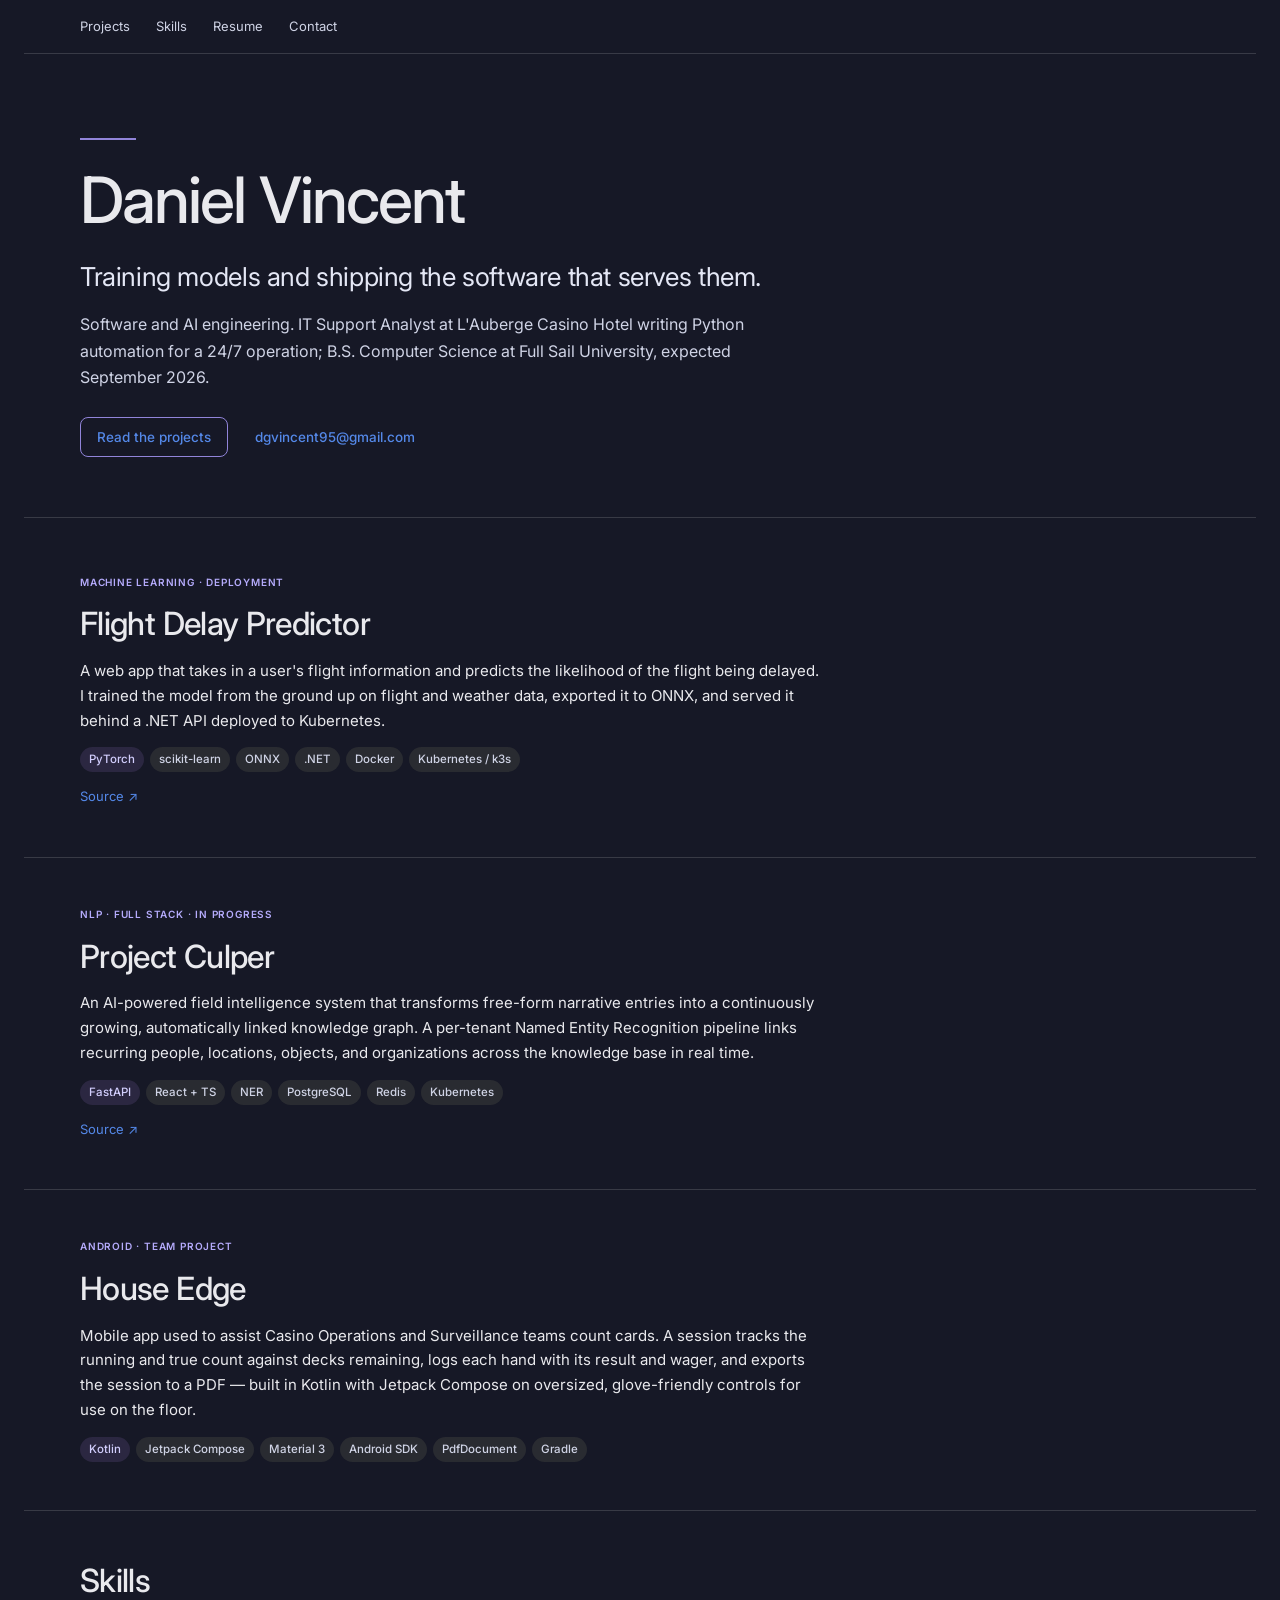
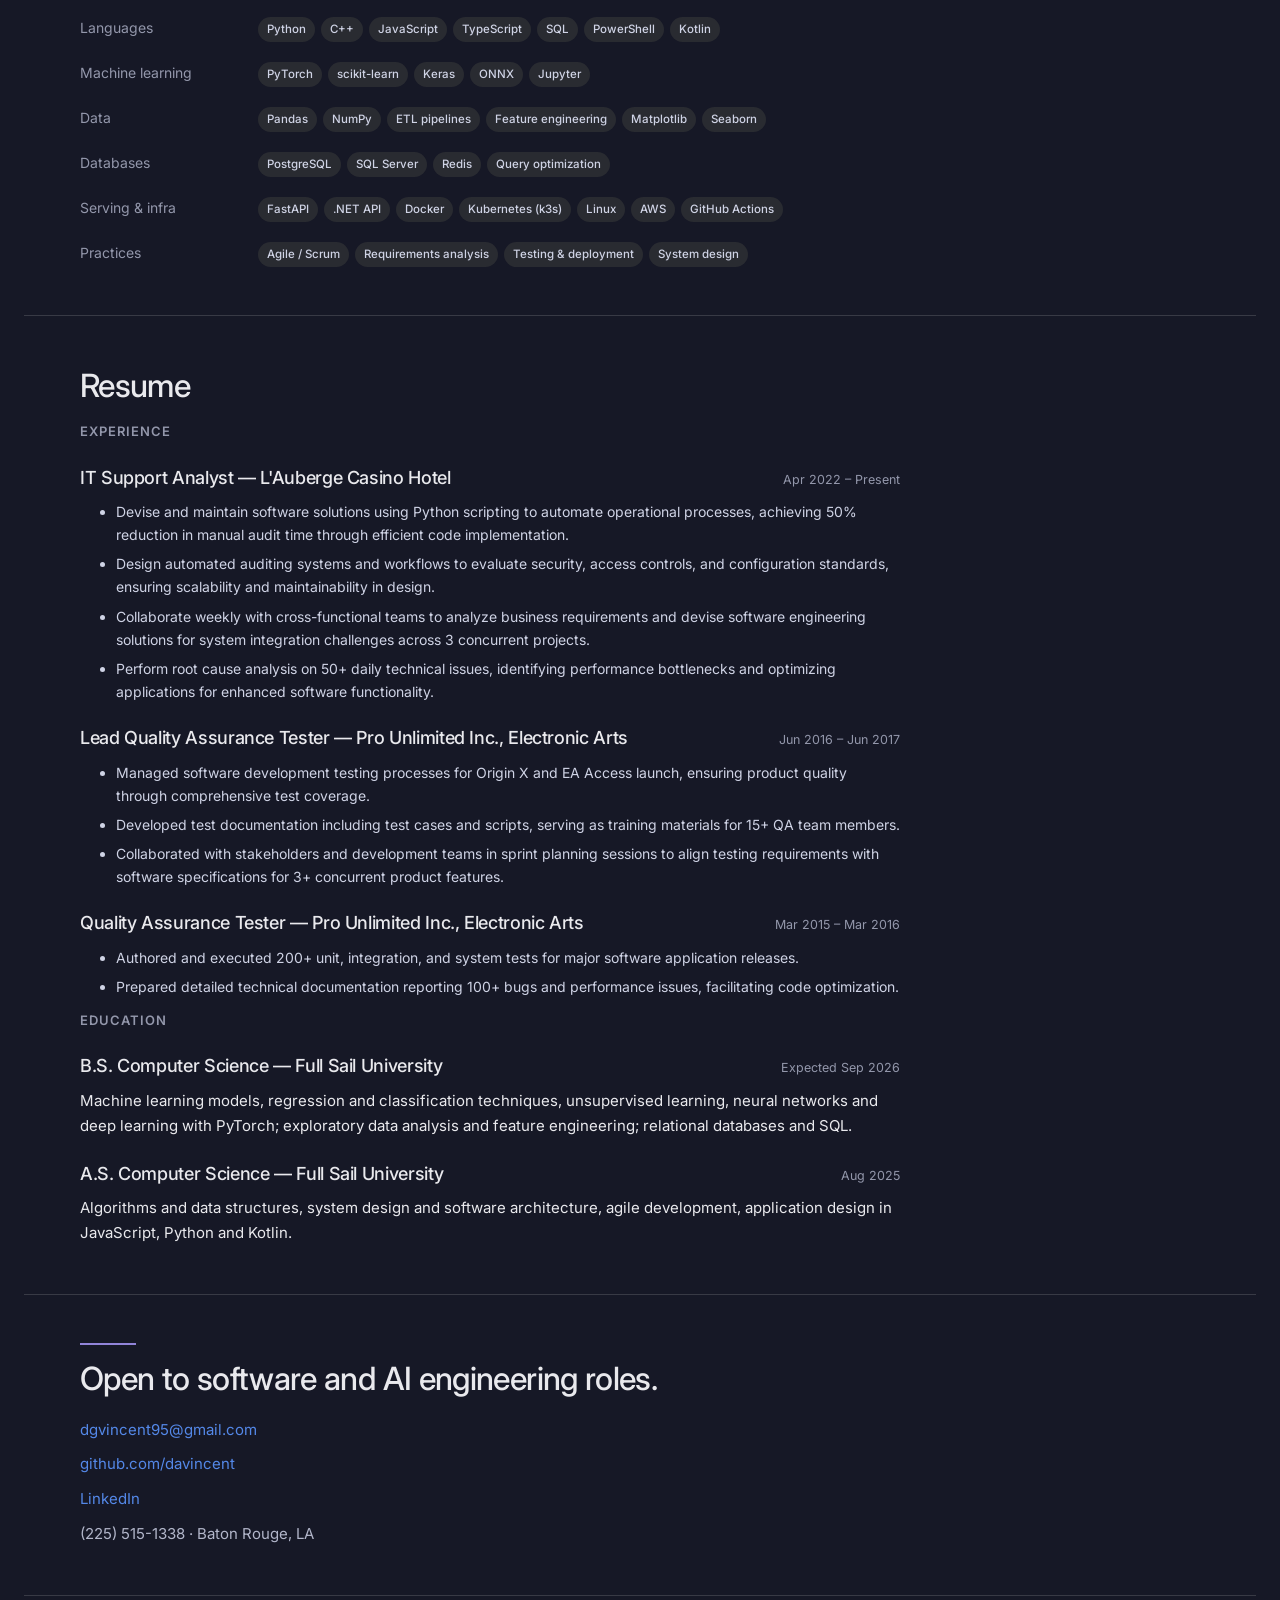
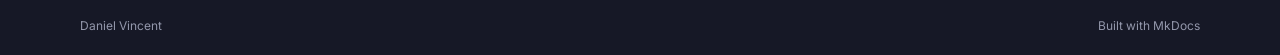
<file: index.html>
<!doctype html>
<html lang="en" class="no-js">
  <head>
    
      <meta charset="utf-8">
      <meta name="viewport" content="width=device-width,initial-scale=1">
      
      
      
        <link rel="canonical" href="https://davincent.github.io/">
      
      
      
      
        
      
      
      <link rel="icon" href="assets/images/favicon.png">
      <meta name="generator" content="mkdocs-1.6.1, mkdocs-material-9.7.7">
    
    
      
        <title>Daniel Vincent</title>
      
    
    
      <link rel="stylesheet" href="assets/stylesheets/main.ec1eaa64.min.css">
      
        
        <link rel="stylesheet" href="assets/stylesheets/palette.ab4e12ef.min.css">
      
      


    
    
      
    
    
      
        
        
        <link rel="preconnect" href="https://fonts.gstatic.com" crossorigin>
        <link rel="stylesheet" href="https://fonts.googleapis.com/css?family=Inter:300,300i,400,400i,700,700i%7CRoboto+Mono:400,400i,700,700i&display=fallback">
        <style>:root{--md-text-font:"Inter";--md-code-font:"Roboto Mono"}</style>
      
    
    
      <link rel="stylesheet" href="stylesheets/extra.css">
    
    <script>__md_scope=new URL(".",location),__md_hash=e=>[...e].reduce(((e,_)=>(e<<5)-e+_.charCodeAt(0)),0),__md_get=(e,_=localStorage,t=__md_scope)=>JSON.parse(_.getItem(t.pathname+"."+e)),__md_set=(e,_,t=localStorage,a=__md_scope)=>{try{t.setItem(a.pathname+"."+e,JSON.stringify(_))}catch(e){}}</script>
    
      

    
    
  </head>
  
  
    
    
    
    
    
    <body dir="ltr" data-md-color-scheme="slate" data-md-color-primary="indigo" data-md-color-accent="indigo">
  
    
    <input class="md-toggle" data-md-toggle="drawer" type="checkbox" id="__drawer" autocomplete="off">
    <input class="md-toggle" data-md-toggle="search" type="checkbox" id="__search" autocomplete="off">
    <label class="md-overlay" for="__drawer"></label>
    <div data-md-component="skip">
      
        
        <a href="#daniel-vincent" class="md-skip">
          Skip to content
        </a>
      
    </div>
    <div data-md-component="announce">
      
    </div>
    
    
      

  

<header class="md-header md-header--shadow" data-md-component="header">
  <nav class="md-header__inner md-grid" aria-label="Header">
    <a href="." title="Daniel Vincent" class="md-header__button md-logo" aria-label="Daniel Vincent" data-md-component="logo">
      
  
  <svg xmlns="http://www.w3.org/2000/svg" viewBox="0 0 24 24"><path d="M12 8a3 3 0 0 0 3-3 3 3 0 0 0-3-3 3 3 0 0 0-3 3 3 3 0 0 0 3 3m0 3.54C9.64 9.35 6.5 8 3 8v11c3.5 0 6.64 1.35 9 3.54 2.36-2.19 5.5-3.54 9-3.54V8c-3.5 0-6.64 1.35-9 3.54"/></svg>

    </a>
    <label class="md-header__button md-icon" for="__drawer">
      
      <svg xmlns="http://www.w3.org/2000/svg" viewBox="0 0 24 24"><path d="M3 6h18v2H3zm0 5h18v2H3zm0 5h18v2H3z"/></svg>
    </label>
    <div class="md-header__title" data-md-component="header-title">
      <div class="md-header__ellipsis">
        <div class="md-header__topic">
          <span class="md-ellipsis">
            Daniel Vincent
          </span>
        </div>
        <div class="md-header__topic" data-md-component="header-topic">
          <span class="md-ellipsis">
            
              Home
            
          </span>
        </div>
      </div>
    </div>
    
      
    
    
    
    
    
  </nav>
  
</header>
    
    <div class="md-container" data-md-component="container">
      
      
        
          
        
      
      <main class="md-main" data-md-component="main">
        <div class="md-main__inner md-grid">
          
            
              
              <div class="md-sidebar md-sidebar--primary" data-md-component="sidebar" data-md-type="navigation" >
                <div class="md-sidebar__scrollwrap">
                  <div class="md-sidebar__inner">
                    



<nav class="md-nav md-nav--primary" aria-label="Navigation" data-md-level="0">
  <label class="md-nav__title" for="__drawer">
    <a href="." title="Daniel Vincent" class="md-nav__button md-logo" aria-label="Daniel Vincent" data-md-component="logo">
      
  
  <svg xmlns="http://www.w3.org/2000/svg" viewBox="0 0 24 24"><path d="M12 8a3 3 0 0 0 3-3 3 3 0 0 0-3-3 3 3 0 0 0-3 3 3 3 0 0 0 3 3m0 3.54C9.64 9.35 6.5 8 3 8v11c3.5 0 6.64 1.35 9 3.54 2.36-2.19 5.5-3.54 9-3.54V8c-3.5 0-6.64 1.35-9 3.54"/></svg>

    </a>
    Daniel Vincent
  </label>
  
  <ul class="md-nav__list" data-md-scrollfix>
    
      
      
  
  
    
  
  
  
    <li class="md-nav__item md-nav__item--active">
      
      <input class="md-nav__toggle md-toggle" type="checkbox" id="__toc">
      
      
        
      
      
        <label class="md-nav__link md-nav__link--active" for="__toc">
          
  
  
  <span class="md-ellipsis">
    
  
    Home
  

    
  </span>
  
  

          <span class="md-nav__icon md-icon"></span>
        </label>
      
      <a href="." class="md-nav__link md-nav__link--active">
        
  
  
  <span class="md-ellipsis">
    
  
    Home
  

    
  </span>
  
  

      </a>
      
        

<nav class="md-nav md-nav--secondary" aria-label="Table of contents">
  
  
  
    
  
  
    <label class="md-nav__title" for="__toc">
      <span class="md-nav__icon md-icon"></span>
      Table of contents
    </label>
    <ul class="md-nav__list" data-md-component="toc" data-md-scrollfix>
      
        <li class="md-nav__item">
  <a href="#flight-delay-predictor" class="md-nav__link">
    <span class="md-ellipsis">
      
        Flight Delay Predictor
      
    </span>
  </a>
  
</li>
      
        <li class="md-nav__item">
  <a href="#project-culper" class="md-nav__link">
    <span class="md-ellipsis">
      
        Project Culper
      
    </span>
  </a>
  
</li>
      
        <li class="md-nav__item">
  <a href="#house-edge_1" class="md-nav__link">
    <span class="md-ellipsis">
      
        House Edge
      
    </span>
  </a>
  
</li>
      
        <li class="md-nav__item">
  <a href="#skills_1" class="md-nav__link">
    <span class="md-ellipsis">
      
        Skills
      
    </span>
  </a>
  
</li>
      
        <li class="md-nav__item">
  <a href="#resume_1" class="md-nav__link">
    <span class="md-ellipsis">
      
        Resume
      
    </span>
  </a>
  
    <nav class="md-nav" aria-label="Resume">
      <ul class="md-nav__list">
        
          <li class="md-nav__item">
  <a href="#it-support-analyst-lauberge-casino-hotel" class="md-nav__link">
    <span class="md-ellipsis">
      
        IT Support Analyst — L'Auberge Casino Hotel
      
    </span>
  </a>
  
</li>
        
          <li class="md-nav__item">
  <a href="#lead-quality-assurance-tester-pro-unlimited-inc-electronic-arts" class="md-nav__link">
    <span class="md-ellipsis">
      
        Lead Quality Assurance Tester — Pro Unlimited Inc., Electronic Arts
      
    </span>
  </a>
  
</li>
        
          <li class="md-nav__item">
  <a href="#quality-assurance-tester-pro-unlimited-inc-electronic-arts" class="md-nav__link">
    <span class="md-ellipsis">
      
        Quality Assurance Tester — Pro Unlimited Inc., Electronic Arts
      
    </span>
  </a>
  
</li>
        
          <li class="md-nav__item">
  <a href="#bs-computer-science-full-sail-university" class="md-nav__link">
    <span class="md-ellipsis">
      
        B.S. Computer Science — Full Sail University
      
    </span>
  </a>
  
</li>
        
          <li class="md-nav__item">
  <a href="#as-computer-science-full-sail-university" class="md-nav__link">
    <span class="md-ellipsis">
      
        A.S. Computer Science — Full Sail University
      
    </span>
  </a>
  
</li>
        
      </ul>
    </nav>
  
</li>
      
        <li class="md-nav__item">
  <a href="#open-to-software-and-ai-engineering-roles" class="md-nav__link">
    <span class="md-ellipsis">
      
        Open to software and AI engineering roles.
      
    </span>
  </a>
  
</li>
      
    </ul>
  
</nav>
      
    </li>
  

    
  </ul>
</nav>
                  </div>
                </div>
              </div>
            
            
              
              <div class="md-sidebar md-sidebar--secondary" data-md-component="sidebar" data-md-type="toc" >
                <div class="md-sidebar__scrollwrap">
                  <div class="md-sidebar__inner">
                    

<nav class="md-nav md-nav--secondary" aria-label="Table of contents">
  
  
  
    
  
  
    <label class="md-nav__title" for="__toc">
      <span class="md-nav__icon md-icon"></span>
      Table of contents
    </label>
    <ul class="md-nav__list" data-md-component="toc" data-md-scrollfix>
      
        <li class="md-nav__item">
  <a href="#flight-delay-predictor" class="md-nav__link">
    <span class="md-ellipsis">
      
        Flight Delay Predictor
      
    </span>
  </a>
  
</li>
      
        <li class="md-nav__item">
  <a href="#project-culper" class="md-nav__link">
    <span class="md-ellipsis">
      
        Project Culper
      
    </span>
  </a>
  
</li>
      
        <li class="md-nav__item">
  <a href="#house-edge_1" class="md-nav__link">
    <span class="md-ellipsis">
      
        House Edge
      
    </span>
  </a>
  
</li>
      
        <li class="md-nav__item">
  <a href="#skills_1" class="md-nav__link">
    <span class="md-ellipsis">
      
        Skills
      
    </span>
  </a>
  
</li>
      
        <li class="md-nav__item">
  <a href="#resume_1" class="md-nav__link">
    <span class="md-ellipsis">
      
        Resume
      
    </span>
  </a>
  
    <nav class="md-nav" aria-label="Resume">
      <ul class="md-nav__list">
        
          <li class="md-nav__item">
  <a href="#it-support-analyst-lauberge-casino-hotel" class="md-nav__link">
    <span class="md-ellipsis">
      
        IT Support Analyst — L'Auberge Casino Hotel
      
    </span>
  </a>
  
</li>
        
          <li class="md-nav__item">
  <a href="#lead-quality-assurance-tester-pro-unlimited-inc-electronic-arts" class="md-nav__link">
    <span class="md-ellipsis">
      
        Lead Quality Assurance Tester — Pro Unlimited Inc., Electronic Arts
      
    </span>
  </a>
  
</li>
        
          <li class="md-nav__item">
  <a href="#quality-assurance-tester-pro-unlimited-inc-electronic-arts" class="md-nav__link">
    <span class="md-ellipsis">
      
        Quality Assurance Tester — Pro Unlimited Inc., Electronic Arts
      
    </span>
  </a>
  
</li>
        
          <li class="md-nav__item">
  <a href="#bs-computer-science-full-sail-university" class="md-nav__link">
    <span class="md-ellipsis">
      
        B.S. Computer Science — Full Sail University
      
    </span>
  </a>
  
</li>
        
          <li class="md-nav__item">
  <a href="#as-computer-science-full-sail-university" class="md-nav__link">
    <span class="md-ellipsis">
      
        A.S. Computer Science — Full Sail University
      
    </span>
  </a>
  
</li>
        
      </ul>
    </nav>
  
</li>
      
        <li class="md-nav__item">
  <a href="#open-to-software-and-ai-engineering-roles" class="md-nav__link">
    <span class="md-ellipsis">
      
        Open to software and AI engineering roles.
      
    </span>
  </a>
  
</li>
      
    </ul>
  
</nav>
                  </div>
                </div>
              </div>
            
          
          
            <div class="md-content" data-md-component="content">
              
              <article class="md-content__inner md-typeset">
                
                  



<nav class="he-nav">
  <a href="#flight">Projects</a>
  <a href="#skills">Skills</a>
  <a href="#resume">Resume</a>
  <a href="#contact">Contact</a>
</nav>

<div class="hero">
<div class="mark"></div>
<h1 id="daniel-vincent">Daniel Vincent</h1>
<p class="tagline">Training models and shipping the software that serves them.</p>
<p class="intro">Software and AI engineering. IT Support Analyst at L'Auberge Casino Hotel writing Python automation for a 24/7 operation; B.S. Computer Science at Full Sail University, expected September 2026.</p>
<div class="actions">
  <a class="btn btn-primary" href="#flight">Read the projects</a>
  <a class="btn btn-ghost" href="mailto:dgvincent95@gmail.com">dgvincent95@gmail.com</a>
</div>
</div>
<section class="sec sec--first" id="flight">
<div class="inner">
<div class="kicker">Machine learning · Deployment</div>
<h2 id="flight-delay-predictor">Flight Delay Predictor</h2>
<p>A web app that takes in a user's flight information and predicts the likelihood of the flight being delayed. I trained the model from the ground up on flight and weather data, exported it to ONNX, and served it behind a .NET API deployed to Kubernetes.</p>
<div class="tags">
  <span class="tag tag-accent">PyTorch</span><span class="tag">scikit-learn</span><span class="tag">ONNX</span><span class="tag">.NET</span><span class="tag">Docker</span><span class="tag">Kubernetes / k3s</span>
</div>
<p><a class="src" href="https://github.com/davincent/flight-delay-predictor">Source ↗</a></p>
</div>
</section>
<section class="sec" id="culper">
<div class="inner">
<div class="kicker">NLP · Full stack · In progress</div>
<h2 id="project-culper">Project Culper</h2>
<p>An AI-powered field intelligence system that transforms free-form narrative entries into a continuously growing, automatically linked knowledge graph. A per-tenant Named Entity Recognition pipeline links recurring people, locations, objects, and organizations across the knowledge base in real time.</p>
<div class="tags">
  <span class="tag tag-accent">FastAPI</span><span class="tag">React + TS</span><span class="tag">NER</span><span class="tag">PostgreSQL</span><span class="tag">Redis</span><span class="tag">Kubernetes</span>
</div>
<p><a class="src" href="https://github.com/davincent/project-culper">Source ↗</a></p>
</div>
</section>
<section class="sec" id="house-edge">
<div class="inner">
<div class="kicker">Android · Team project</div>
<h2 id="house-edge_1">House Edge</h2>
<p>Mobile app used to assist Casino Operations and Surveillance teams count cards. A session tracks the running and true count against decks remaining, logs each hand with its result and wager, and exports the session to a PDF — built in Kotlin with Jetpack Compose on oversized, glove-friendly controls for use on the floor.</p>
<div class="tags">
  <span class="tag tag-accent">Kotlin</span><span class="tag">Jetpack Compose</span><span class="tag">Material 3</span><span class="tag">Android SDK</span><span class="tag">PdfDocument</span><span class="tag">Gradle</span>
</div>
</div>
</section>
<section class="sec sec--wide" id="skills">
<div class="inner">
<h2 id="skills_1">Skills</h2>
<div class="matrix">
<div class="row-label">Languages</div>
<div class="tags"><span class="tag">Python</span><span class="tag">C++</span><span class="tag">JavaScript</span><span class="tag">TypeScript</span><span class="tag">SQL</span><span class="tag">PowerShell</span><span class="tag">Kotlin</span></div>
<div class="row-label">Machine learning</div>
<div class="tags"><span class="tag">PyTorch</span><span class="tag">scikit-learn</span><span class="tag">Keras</span><span class="tag">ONNX</span><span class="tag">Jupyter</span></div>
<div class="row-label">Data</div>
<div class="tags"><span class="tag">Pandas</span><span class="tag">NumPy</span><span class="tag">ETL pipelines</span><span class="tag">Feature engineering</span><span class="tag">Matplotlib</span><span class="tag">Seaborn</span></div>
<div class="row-label">Databases</div>
<div class="tags"><span class="tag">PostgreSQL</span><span class="tag">SQL Server</span><span class="tag">Redis</span><span class="tag">Query optimization</span></div>
<div class="row-label">Serving &amp; infra</div>
<div class="tags"><span class="tag">FastAPI</span><span class="tag">.NET API</span><span class="tag">Docker</span><span class="tag">Kubernetes (k3s)</span><span class="tag">Linux</span><span class="tag">AWS</span><span class="tag">GitHub Actions</span></div>
<div class="row-label">Practices</div>
<div class="tags"><span class="tag">Agile / Scrum</span><span class="tag">Requirements analysis</span><span class="tag">Testing &amp; deployment</span><span class="tag">System design</span></div>
</div>
</div>
</section>
<section class="sec sec--wide" id="resume">
<div class="inner">
<h2 id="resume_1">Resume</h2>
<div class="resume-group">
<div class="resume-head">Experience</div>
<div class="job">
<div class="job-title">
<h4 id="it-support-analyst-lauberge-casino-hotel">IT Support Analyst — L'Auberge Casino Hotel</h4>
<p><span class="when">Apr 2022 – Present</span></p>
</div>
<ul>
<li>Devise and maintain software solutions using Python scripting to automate operational processes, achieving 50% reduction in manual audit time through efficient code implementation.</li>
<li>Design automated auditing systems and workflows to evaluate security, access controls, and configuration standards, ensuring scalability and maintainability in design.</li>
<li>Collaborate weekly with cross-functional teams to analyze business requirements and devise software engineering solutions for system integration challenges across 3 concurrent projects.</li>
<li>Perform root cause analysis on 50+ daily technical issues, identifying performance bottlenecks and optimizing applications for enhanced software functionality.</li>
</ul>
</div>
<div class="job">
<div class="job-title">
<h4 id="lead-quality-assurance-tester-pro-unlimited-inc-electronic-arts">Lead Quality Assurance Tester — Pro Unlimited Inc., Electronic Arts</h4>
<p><span class="when">Jun 2016 – Jun 2017</span></p>
</div>
<ul>
<li>Managed software development testing processes for Origin X and EA Access launch, ensuring product quality through comprehensive test coverage.</li>
<li>Developed test documentation including test cases and scripts, serving as training materials for 15+ QA team members.</li>
<li>Collaborated with stakeholders and development teams in sprint planning sessions to align testing requirements with software specifications for 3+ concurrent product features.</li>
</ul>
</div>
<div class="job">
<div class="job-title">
<h4 id="quality-assurance-tester-pro-unlimited-inc-electronic-arts">Quality Assurance Tester — Pro Unlimited Inc., Electronic Arts</h4>
<p><span class="when">Mar 2015 – Mar 2016</span></p>
</div>
<ul>
<li>Authored and executed 200+ unit, integration, and system tests for major software application releases.</li>
<li>Prepared detailed technical documentation reporting 100+ bugs and performance issues, facilitating code optimization.</li>
</ul>
</div>
</div>
<div class="resume-group">
<div class="resume-head">Education</div>
<div class="job">
<div class="job-title">
<h4 id="bs-computer-science-full-sail-university">B.S. Computer Science — Full Sail University</h4>
<p><span class="when">Expected Sep 2026</span></p>
</div>
<p>Machine learning models, regression and classification techniques, unsupervised learning, neural networks and deep learning with PyTorch; exploratory data analysis and feature engineering; relational databases and SQL.</p>
</div>
<div class="job">
<div class="job-title">
<h4 id="as-computer-science-full-sail-university">A.S. Computer Science — Full Sail University</h4>
<p><span class="when">Aug 2025</span></p>
</div>
<p>Algorithms and data structures, system design and software architecture, agile development, application design in JavaScript, Python and Kotlin.</p>
</div>
</div>
</div>
</section>
<section class="sec" id="contact">
<div class="inner">
<div class="mark" style="width:56px;height:2px;background:var(--color-accent)"></div>
<h2 id="open-to-software-and-ai-engineering-roles">Open to software and AI engineering roles.</h2>
<div class="contact-links">
  <a href="mailto:dgvincent95@gmail.com">dgvincent95@gmail.com</a>
  <a href="https://github.com/davincent">github.com/davincent</a>
  <a href="https://www.linkedin.com/in/daniel-vincent-b6895a71/">LinkedIn</a>
  <span class="plain">(225) 515-1338 · Baton Rouge, LA</span>
</div>
</div>
</section>
<div class="he-footer">
  <span>Daniel Vincent</span>
  <span>Built with MkDocs</span>
</div>












                
              </article>
            </div>
          
          
<script>var target=document.getElementById(location.hash.slice(1));target&&target.name&&(target.checked=target.name.startsWith("__tabbed_"))</script>
        </div>
        
      </main>
      
        <footer class="md-footer">
  
  <div class="md-footer-meta md-typeset">
    <div class="md-footer-meta__inner md-grid">
      <div class="md-copyright">
  
  
    Made with
    <a href="https://squidfunk.github.io/mkdocs-material/" target="_blank" rel="noopener">
      Material for MkDocs
    </a>
  
</div>
      
    </div>
  </div>
</footer>
      
    </div>
    <div class="md-dialog" data-md-component="dialog">
      <div class="md-dialog__inner md-typeset"></div>
    </div>
    
    
    
      
      
      <script id="__config" type="application/json">{"annotate": null, "base": ".", "features": ["navigation.instant"], "search": "assets/javascripts/workers/search.2c215733.min.js", "tags": null, "translations": {"clipboard.copied": "Copied to clipboard", "clipboard.copy": "Copy to clipboard", "search.result.more.one": "1 more on this page", "search.result.more.other": "# more on this page", "search.result.none": "No matching documents", "search.result.one": "1 matching document", "search.result.other": "# matching documents", "search.result.placeholder": "Type to start searching", "search.result.term.missing": "Missing", "select.version": "Select version"}, "version": null}</script>
    
    
      <script src="assets/javascripts/bundle.d7400e89.min.js"></script>
      
    
  </body>
</html>
</file>
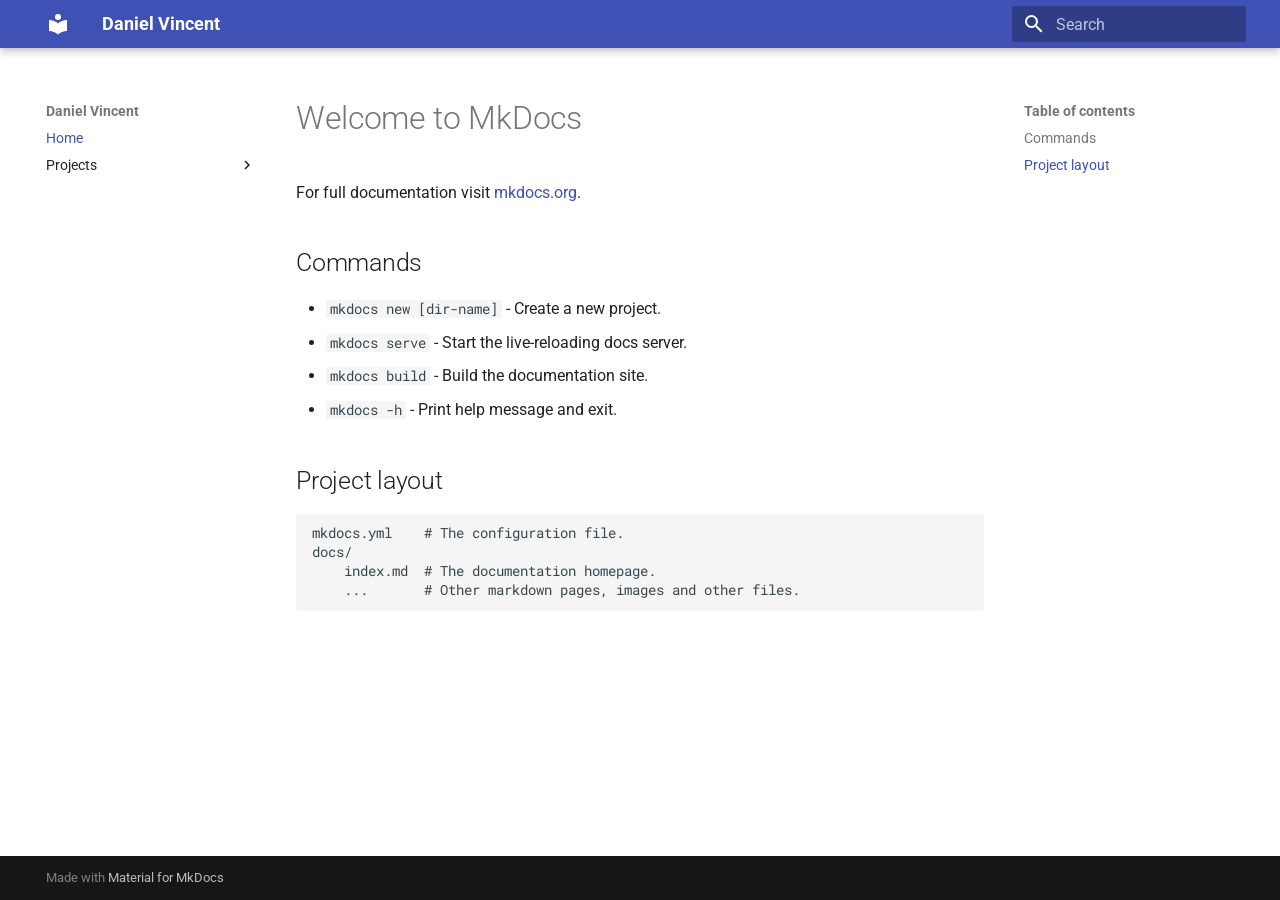
<file: davincent.github.io/site/index.html>
<!doctype html>
<html lang="en" class="no-js">
  <head>
    
      <meta charset="utf-8">
      <meta name="viewport" content="width=device-width,initial-scale=1">
      
      
      
      
      
      
        
      
      
      <link rel="icon" href="assets/images/favicon.png">
      <meta name="generator" content="mkdocs-1.6.1, mkdocs-material-9.7.7">
    
    
      
        <title>Daniel Vincent</title>
      
    
    
      <link rel="stylesheet" href="assets/stylesheets/main.ec1eaa64.min.css">
      
      


    
    
      
    
    
      
        
        
        <link rel="preconnect" href="https://fonts.gstatic.com" crossorigin>
        <link rel="stylesheet" href="https://fonts.googleapis.com/css?family=Roboto:300,300i,400,400i,700,700i%7CRoboto+Mono:400,400i,700,700i&display=fallback">
        <style>:root{--md-text-font:"Roboto";--md-code-font:"Roboto Mono"}</style>
      
    
    
    <script>__md_scope=new URL(".",location),__md_hash=e=>[...e].reduce(((e,_)=>(e<<5)-e+_.charCodeAt(0)),0),__md_get=(e,_=localStorage,t=__md_scope)=>JSON.parse(_.getItem(t.pathname+"."+e)),__md_set=(e,_,t=localStorage,a=__md_scope)=>{try{t.setItem(a.pathname+"."+e,JSON.stringify(_))}catch(e){}}</script>
    
      

    
    
  </head>
  
  
    <body dir="ltr">
  
    
    <input class="md-toggle" data-md-toggle="drawer" type="checkbox" id="__drawer" autocomplete="off">
    <input class="md-toggle" data-md-toggle="search" type="checkbox" id="__search" autocomplete="off">
    <label class="md-overlay" for="__drawer"></label>
    <div data-md-component="skip">
      
        
        <a href="#welcome-to-mkdocs" class="md-skip">
          Skip to content
        </a>
      
    </div>
    <div data-md-component="announce">
      
    </div>
    
    
      

  

<header class="md-header md-header--shadow" data-md-component="header">
  <nav class="md-header__inner md-grid" aria-label="Header">
    <a href="." title="Daniel Vincent" class="md-header__button md-logo" aria-label="Daniel Vincent" data-md-component="logo">
      
  
  <svg xmlns="http://www.w3.org/2000/svg" viewBox="0 0 24 24"><path d="M12 8a3 3 0 0 0 3-3 3 3 0 0 0-3-3 3 3 0 0 0-3 3 3 3 0 0 0 3 3m0 3.54C9.64 9.35 6.5 8 3 8v11c3.5 0 6.64 1.35 9 3.54 2.36-2.19 5.5-3.54 9-3.54V8c-3.5 0-6.64 1.35-9 3.54"/></svg>

    </a>
    <label class="md-header__button md-icon" for="__drawer">
      
      <svg xmlns="http://www.w3.org/2000/svg" viewBox="0 0 24 24"><path d="M3 6h18v2H3zm0 5h18v2H3zm0 5h18v2H3z"/></svg>
    </label>
    <div class="md-header__title" data-md-component="header-title">
      <div class="md-header__ellipsis">
        <div class="md-header__topic">
          <span class="md-ellipsis">
            Daniel Vincent
          </span>
        </div>
        <div class="md-header__topic" data-md-component="header-topic">
          <span class="md-ellipsis">
            
              Home
            
          </span>
        </div>
      </div>
    </div>
    
    
      <script>var palette=__md_get("__palette");if(palette&&palette.color){if("(prefers-color-scheme)"===palette.color.media){var media=matchMedia("(prefers-color-scheme: light)"),input=document.querySelector(media.matches?"[data-md-color-media='(prefers-color-scheme: light)']":"[data-md-color-media='(prefers-color-scheme: dark)']");palette.color.media=input.getAttribute("data-md-color-media"),palette.color.scheme=input.getAttribute("data-md-color-scheme"),palette.color.primary=input.getAttribute("data-md-color-primary"),palette.color.accent=input.getAttribute("data-md-color-accent")}for(var[key,value]of Object.entries(palette.color))document.body.setAttribute("data-md-color-"+key,value)}</script>
    
    
    
      
      
        <label class="md-header__button md-icon" for="__search">
          
          <svg xmlns="http://www.w3.org/2000/svg" viewBox="0 0 24 24"><path d="M9.5 3A6.5 6.5 0 0 1 16 9.5c0 1.61-.59 3.09-1.56 4.23l.27.27h.79l5 5-1.5 1.5-5-5v-.79l-.27-.27A6.52 6.52 0 0 1 9.5 16 6.5 6.5 0 0 1 3 9.5 6.5 6.5 0 0 1 9.5 3m0 2C7 5 5 7 5 9.5S7 14 9.5 14 14 12 14 9.5 12 5 9.5 5"/></svg>
        </label>
        <div class="md-search" data-md-component="search" role="dialog">
  <label class="md-search__overlay" for="__search"></label>
  <div class="md-search__inner" role="search">
    <form class="md-search__form" name="search">
      <input type="text" class="md-search__input" name="query" aria-label="Search" placeholder="Search" autocapitalize="off" autocorrect="off" autocomplete="off" spellcheck="false" data-md-component="search-query" required>
      <label class="md-search__icon md-icon" for="__search">
        
        <svg xmlns="http://www.w3.org/2000/svg" viewBox="0 0 24 24"><path d="M9.5 3A6.5 6.5 0 0 1 16 9.5c0 1.61-.59 3.09-1.56 4.23l.27.27h.79l5 5-1.5 1.5-5-5v-.79l-.27-.27A6.52 6.52 0 0 1 9.5 16 6.5 6.5 0 0 1 3 9.5 6.5 6.5 0 0 1 9.5 3m0 2C7 5 5 7 5 9.5S7 14 9.5 14 14 12 14 9.5 12 5 9.5 5"/></svg>
        
        <svg xmlns="http://www.w3.org/2000/svg" viewBox="0 0 24 24"><path d="M20 11v2H8l5.5 5.5-1.42 1.42L4.16 12l7.92-7.92L13.5 5.5 8 11z"/></svg>
      </label>
      <nav class="md-search__options" aria-label="Search">
        
        <button type="reset" class="md-search__icon md-icon" title="Clear" aria-label="Clear" tabindex="-1">
          
          <svg xmlns="http://www.w3.org/2000/svg" viewBox="0 0 24 24"><path d="M19 6.41 17.59 5 12 10.59 6.41 5 5 6.41 10.59 12 5 17.59 6.41 19 12 13.41 17.59 19 19 17.59 13.41 12z"/></svg>
        </button>
      </nav>
      
    </form>
    <div class="md-search__output">
      <div class="md-search__scrollwrap" tabindex="0" data-md-scrollfix>
        <div class="md-search-result" data-md-component="search-result">
          <div class="md-search-result__meta">
            Initializing search
          </div>
          <ol class="md-search-result__list" role="presentation"></ol>
        </div>
      </div>
    </div>
  </div>
</div>
      
    
    
  </nav>
  
</header>
    
    <div class="md-container" data-md-component="container">
      
      
        
          
        
      
      <main class="md-main" data-md-component="main">
        <div class="md-main__inner md-grid">
          
            
              
              <div class="md-sidebar md-sidebar--primary" data-md-component="sidebar" data-md-type="navigation" >
                <div class="md-sidebar__scrollwrap">
                  <div class="md-sidebar__inner">
                    



<nav class="md-nav md-nav--primary" aria-label="Navigation" data-md-level="0">
  <label class="md-nav__title" for="__drawer">
    <a href="." title="Daniel Vincent" class="md-nav__button md-logo" aria-label="Daniel Vincent" data-md-component="logo">
      
  
  <svg xmlns="http://www.w3.org/2000/svg" viewBox="0 0 24 24"><path d="M12 8a3 3 0 0 0 3-3 3 3 0 0 0-3-3 3 3 0 0 0-3 3 3 3 0 0 0 3 3m0 3.54C9.64 9.35 6.5 8 3 8v11c3.5 0 6.64 1.35 9 3.54 2.36-2.19 5.5-3.54 9-3.54V8c-3.5 0-6.64 1.35-9 3.54"/></svg>

    </a>
    Daniel Vincent
  </label>
  
  <ul class="md-nav__list" data-md-scrollfix>
    
      
      
  
  
    
  
  
  
    <li class="md-nav__item md-nav__item--active">
      
      <input class="md-nav__toggle md-toggle" type="checkbox" id="__toc">
      
      
        
      
      
        <label class="md-nav__link md-nav__link--active" for="__toc">
          
  
  
  <span class="md-ellipsis">
    
  
    Home
  

    
  </span>
  
  

          <span class="md-nav__icon md-icon"></span>
        </label>
      
      <a href="." class="md-nav__link md-nav__link--active">
        
  
  
  <span class="md-ellipsis">
    
  
    Home
  

    
  </span>
  
  

      </a>
      
        

<nav class="md-nav md-nav--secondary" aria-label="Table of contents">
  
  
  
    
  
  
    <label class="md-nav__title" for="__toc">
      <span class="md-nav__icon md-icon"></span>
      Table of contents
    </label>
    <ul class="md-nav__list" data-md-component="toc" data-md-scrollfix>
      
        <li class="md-nav__item">
  <a href="#commands" class="md-nav__link">
    <span class="md-ellipsis">
      
        Commands
      
    </span>
  </a>
  
</li>
      
        <li class="md-nav__item">
  <a href="#project-layout" class="md-nav__link">
    <span class="md-ellipsis">
      
        Project layout
      
    </span>
  </a>
  
</li>
      
    </ul>
  
</nav>
      
    </li>
  

    
      
      
  
  
  
  
    
    
    
    
    
    <li class="md-nav__item md-nav__item--nested">
      
        
        
        <input class="md-nav__toggle md-toggle " type="checkbox" id="__nav_2" >
        
          
          <label class="md-nav__link" for="__nav_2" id="__nav_2_label" tabindex="0">
            
  
  
  <span class="md-ellipsis">
    
  
    Projects
  

    
  </span>
  
  

            <span class="md-nav__icon md-icon"></span>
          </label>
        
        <nav class="md-nav" data-md-level="1" aria-labelledby="__nav_2_label" aria-expanded="false">
          <label class="md-nav__title" for="__nav_2">
            <span class="md-nav__icon md-icon"></span>
            
  
    Projects
  

          </label>
          <ul class="md-nav__list" data-md-scrollfix>
            
              
                
  
  
  
  
    <li class="md-nav__item">
      <a href="projects/project1.md" class="md-nav__link">
        
  
  
  <span class="md-ellipsis">
    
  
    Project 1
  

    
  </span>
  
  

      </a>
    </li>
  

              
            
              
                
  
  
  
  
    <li class="md-nav__item">
      <a href="projects/project2.md" class="md-nav__link">
        
  
  
  <span class="md-ellipsis">
    
  
    Project 2
  

    
  </span>
  
  

      </a>
    </li>
  

              
            
          </ul>
        </nav>
      
    </li>
  

    
  </ul>
</nav>
                  </div>
                </div>
              </div>
            
            
              
              <div class="md-sidebar md-sidebar--secondary" data-md-component="sidebar" data-md-type="toc" >
                <div class="md-sidebar__scrollwrap">
                  <div class="md-sidebar__inner">
                    

<nav class="md-nav md-nav--secondary" aria-label="Table of contents">
  
  
  
    
  
  
    <label class="md-nav__title" for="__toc">
      <span class="md-nav__icon md-icon"></span>
      Table of contents
    </label>
    <ul class="md-nav__list" data-md-component="toc" data-md-scrollfix>
      
        <li class="md-nav__item">
  <a href="#commands" class="md-nav__link">
    <span class="md-ellipsis">
      
        Commands
      
    </span>
  </a>
  
</li>
      
        <li class="md-nav__item">
  <a href="#project-layout" class="md-nav__link">
    <span class="md-ellipsis">
      
        Project layout
      
    </span>
  </a>
  
</li>
      
    </ul>
  
</nav>
                  </div>
                </div>
              </div>
            
          
          
            <div class="md-content" data-md-component="content">
              
              <article class="md-content__inner md-typeset">
                
                  



<h1 id="welcome-to-mkdocs">Welcome to MkDocs</h1>
<p>For full documentation visit <a href="https://www.mkdocs.org">mkdocs.org</a>.</p>
<h2 id="commands">Commands</h2>
<ul>
<li><code>mkdocs new [dir-name]</code> - Create a new project.</li>
<li><code>mkdocs serve</code> - Start the live-reloading docs server.</li>
<li><code>mkdocs build</code> - Build the documentation site.</li>
<li><code>mkdocs -h</code> - Print help message and exit.</li>
</ul>
<h2 id="project-layout">Project layout</h2>
<pre><code>mkdocs.yml    # The configuration file.
docs/
    index.md  # The documentation homepage.
    ...       # Other markdown pages, images and other files.
</code></pre>












                
              </article>
            </div>
          
          
<script>var target=document.getElementById(location.hash.slice(1));target&&target.name&&(target.checked=target.name.startsWith("__tabbed_"))</script>
        </div>
        
      </main>
      
        <footer class="md-footer">
  
  <div class="md-footer-meta md-typeset">
    <div class="md-footer-meta__inner md-grid">
      <div class="md-copyright">
  
  
    Made with
    <a href="https://squidfunk.github.io/mkdocs-material/" target="_blank" rel="noopener">
      Material for MkDocs
    </a>
  
</div>
      
    </div>
  </div>
</footer>
      
    </div>
    <div class="md-dialog" data-md-component="dialog">
      <div class="md-dialog__inner md-typeset"></div>
    </div>
    
    
    
      
      
      <script id="__config" type="application/json">{"annotate": null, "base": ".", "features": [], "search": "assets/javascripts/workers/search.2c215733.min.js", "tags": null, "translations": {"clipboard.copied": "Copied to clipboard", "clipboard.copy": "Copy to clipboard", "search.result.more.one": "1 more on this page", "search.result.more.other": "# more on this page", "search.result.none": "No matching documents", "search.result.one": "1 matching document", "search.result.other": "# matching documents", "search.result.placeholder": "Type to start searching", "search.result.term.missing": "Missing", "select.version": "Select version"}, "version": null}</script>
    
    
      <script src="assets/javascripts/bundle.d7400e89.min.js"></script>
      
    
  </body>
</html>
</file>
<file: stylesheets/extra.css>
/* Nocturne — portfolio theme over Material for MkDocs */
@import url('https://fonts.googleapis.com/css2?family=Inter:wght@400;500;600;700&display=swap');

:root {
  --color-bg: #161826;
  --color-text: #e9e9ed;
  --color-accent: #9184d9;
  --color-divider: color-mix(in srgb, #e9e9ed 16%, transparent);
  --color-neutral-200: #e4e7f5;
  --color-neutral-300: #cfd3e5;
  --color-neutral-400: #b2b6ca;
  --color-neutral-500: #9397ab;
  --color-neutral-600: #75798c;
  --color-neutral-900: #292b31;
  --color-accent-300: #d2cefd;
  --color-accent-400: #b5abfc;
  --color-accent-900: #2b2741;
  --radius-sm: 4px;
  --radius-md: 8px;
  --page-x: 56px;
  --content-w: 740px;
}

/* Material token overrides */
[data-md-color-scheme="slate"] {
  --md-hue: 240;
  --md-default-bg-color: var(--color-bg);
  --md-default-fg-color: var(--color-text);
  --md-default-fg-color--light: var(--color-neutral-300);
  --md-default-fg-color--lighter: var(--color-neutral-500);
  --md-typeset-color: var(--color-text);
  --md-typeset-a-color: var(--color-accent);
  --md-primary-fg-color: var(--color-bg);
  --md-accent-fg-color: var(--color-accent-400);
  --md-code-bg-color: var(--color-neutral-900);
  --md-code-fg-color: var(--color-neutral-200);
}

/* Strip the docs chrome — this is a single continuous page */
.md-header, .md-sidebar, .md-footer, .md-content__button, .md-nav { display: none !important; }
.md-main__inner { margin: 0; }
.md-grid { max-width: none; }
.md-content { max-width: none; }
.md-content__inner { margin: 0; padding: 0; }
.md-content__inner::before { display: none; }

body { background: var(--color-bg); color: var(--color-text); font-family: Inter, system-ui, sans-serif; }
.md-typeset { font-size: 15px; line-height: 1.65; }
.md-typeset a { text-decoration: none; }
.md-typeset a:hover { color: var(--color-accent-400); }
.md-typeset h1, .md-typeset h2, .md-typeset h3, .md-typeset h4 {
  font-family: Inter, system-ui, sans-serif; font-weight: 500; color: var(--color-text);
  letter-spacing: -0.02em; margin: 0;
}
.md-typeset p { margin: 0; }
.md-typeset code { border-radius: var(--radius-sm); }

/* Sticky nav */
.he-nav {
  position: sticky; top: 0; z-index: 3;
  display: flex; gap: 26px; align-items: center;
  padding: 16px var(--page-x);
  background: var(--color-bg);
  border-bottom: 1px solid var(--color-divider);
  font-size: 13px;
}
.he-nav a { color: var(--color-neutral-300); text-decoration: none; }
.he-nav a:hover { color: var(--color-accent-300); }

/* Sections — rules are full-bleed, content is capped */
.sec { padding: 48px var(--page-x); border-top: 1px solid var(--color-divider); scroll-margin-top: 70px; }
.sec > .inner, .sec-inner { max-width: var(--content-w); display: flex; flex-direction: column; gap: 12px; }
.sec--first { padding-top: 56px; }
.sec--wide > .inner { max-width: 820px; }

/* Hero */
.hero { padding: 84px var(--page-x) 60px; display: flex; flex-direction: column; gap: 18px; }
.hero .mark { width: 56px; height: 2px; background: var(--color-accent); }
.hero h1 { font-size: 64px; letter-spacing: -0.03em; }
.hero .tagline {
  font-size: 26px; line-height: 1.3; letter-spacing: -0.015em;
  color: var(--color-neutral-200); max-width: 840px; text-wrap: pretty;
}
.hero .intro { font-size: 16px; color: var(--color-neutral-300); max-width: 700px; text-wrap: pretty; }
.hero .actions { display: flex; gap: 10px; margin-top: 8px; }

/* Buttons — outlined, never filled */
.btn {
  display: inline-flex; align-items: center; gap: 6px;
  padding: 8px 16px; border-radius: var(--radius-md);
  font-weight: 500; font-size: 13.5px; text-decoration: none;
  border: 1px solid transparent; cursor: pointer;
}
.btn-primary { border-color: var(--color-accent); color: var(--color-accent-300); }
.btn-primary:hover { background: color-mix(in srgb, var(--color-accent) 14%, transparent); }
.btn-ghost { color: var(--color-neutral-300); }
.btn-ghost:hover { color: var(--color-accent-300); background: color-mix(in srgb, var(--color-accent) 10%, transparent); }

/* Kickers, tags */
.kicker {
  font-size: 10px; font-weight: 600; letter-spacing: 0.08em; text-transform: uppercase;
  color: var(--color-accent-400);
}
.kicker--muted { color: var(--color-neutral-500); }
.sec h2 { font-size: 32px; }
.tags { display: flex; flex-wrap: wrap; gap: 6px; margin-top: 2px; }
.tag {
  display: inline-flex; align-items: center; padding: 3px 9px;
  border-radius: 999px; font-size: 11.5px; font-weight: 500;
  background: var(--color-neutral-900); color: var(--color-neutral-300);
}
.tag-accent { background: var(--color-accent-900); color: var(--color-accent-300); }
.src { font-size: 13px; margin-top: 4px; }

/* Skills */
.matrix { display: grid; grid-template-columns: 150px 1fr; gap: 18px 28px; align-items: baseline; max-width: 820px; }
.matrix .row-label { color: var(--color-neutral-500); font-size: 14px; }

/* Resume */
.resume-group { display: flex; flex-direction: column; gap: 20px; }
.resume-head {
  font-size: 13px; font-weight: 600; letter-spacing: 0.08em; text-transform: uppercase;
  color: var(--color-neutral-500);
}
.job { display: flex; flex-direction: column; gap: 8px; }
.job-title { display: flex; align-items: baseline; justify-content: space-between; gap: 16px; }
.job-title h4 { font-size: 18px; }
.job-title .when { font-size: 12.5px; color: var(--color-neutral-500); white-space: nowrap; }
.md-typeset .job ul { margin: 0; padding-left: 18px; color: var(--color-neutral-300); font-size: 14px; }
.md-typeset .job li { margin: 0 0 6px; }

/* Contact + footer */
.contact-links { display: flex; flex-direction: column; gap: 10px; font-size: 15px; margin-top: 4px; }
.contact-links .plain { color: var(--color-neutral-400); }
.he-footer {
  padding: 20px var(--page-x); border-top: 1px solid var(--color-divider);
  display: flex; justify-content: space-between; font-size: 12px; color: var(--color-neutral-500);
}

:focus-visible { outline: 2px solid var(--color-accent); outline-offset: 2px; }
::selection { background: color-mix(in srgb, var(--color-accent) 30%, transparent); }

@media screen and (max-width: 720px) {
  :root { --page-x: 22px; }
  .hero { padding-top: 48px; }
  .hero h1 { font-size: 40px; }
  .hero .tagline { font-size: 20px; }
  .sec h2 { font-size: 26px; }
  .matrix { grid-template-columns: 1fr; gap: 6px 0; }
  .job-title { flex-direction: column; gap: 2px; }
}
</file>
<file: assets/stylesheets/main.ec1eaa64.min.css>
@charset "UTF-8";html{-webkit-text-size-adjust:none;-moz-text-size-adjust:none;text-size-adjust:none;box-sizing:border-box}*,:after,:before{box-sizing:inherit}@media (prefers-reduced-motion){*,:after,:before{transition:none!important}}body{margin:0}a,button,input,label{-webkit-tap-highlight-color:transparent}a{color:inherit;text-decoration:none}hr{border:0;box-sizing:initial;display:block;height:.05rem;overflow:visible;padding:0}small{font-size:80%}sub,sup{line-height:1em}img{border-style:none}table{border-collapse:initial;border-spacing:0}td,th{font-weight:400;vertical-align:top}button{background:#0000;border:0;font-family:inherit;font-size:inherit;margin:0;padding:0}input{border:0;outline:none}:root{--md-primary-fg-color:#4051b5;--md-primary-fg-color--light:#5d6cc0;--md-primary-fg-color--dark:#303fa1;--md-primary-bg-color:#fff;--md-primary-bg-color--light:#ffffffb3;--md-accent-fg-color:#526cfe;--md-accent-fg-color--transparent:#526cfe1a;--md-accent-bg-color:#fff;--md-accent-bg-color--light:#ffffffb3}[data-md-color-scheme=default]{color-scheme:light}[data-md-color-scheme=default] img[src$="#gh-dark-mode-only"],[data-md-color-scheme=default] img[src$="#only-dark"]{display:none}:root,[data-md-color-scheme=default]{--md-hue:225deg;--md-default-fg-color:#000000de;--md-default-fg-color--light:#0000008a;--md-default-fg-color--lighter:#00000052;--md-default-fg-color--lightest:#00000012;--md-default-bg-color:#fff;--md-default-bg-color--light:#ffffffb3;--md-default-bg-color--lighter:#ffffff4d;--md-default-bg-color--lightest:#ffffff1f;--md-code-fg-color:#36464e;--md-code-bg-color:#f5f5f5;--md-code-bg-color--light:#f5f5f5b3;--md-code-bg-color--lighter:#f5f5f54d;--md-code-hl-color:#4287ff;--md-code-hl-color--light:#4287ff1a;--md-code-hl-number-color:#d52a2a;--md-code-hl-special-color:#db1457;--md-code-hl-function-color:#a846b9;--md-code-hl-constant-color:#6e59d9;--md-code-hl-keyword-color:#3f6ec6;--md-code-hl-string-color:#1c7d4d;--md-code-hl-name-color:var(--md-code-fg-color);--md-code-hl-operator-color:var(--md-default-fg-color--light);--md-code-hl-punctuation-color:var(--md-default-fg-color--light);--md-code-hl-comment-color:var(--md-default-fg-color--light);--md-code-hl-generic-color:var(--md-default-fg-color--light);--md-code-hl-variable-color:var(--md-default-fg-color--light);--md-typeset-color:var(--md-default-fg-color);--md-typeset-a-color:var(--md-primary-fg-color);--md-typeset-del-color:#f5503d26;--md-typeset-ins-color:#0bd57026;--md-typeset-kbd-color:#fafafa;--md-typeset-kbd-accent-color:#fff;--md-typeset-kbd-border-color:#b8b8b8;--md-typeset-mark-color:#ffff0080;--md-typeset-table-color:#0000001f;--md-typeset-table-color--light:rgba(0,0,0,.035);--md-admonition-fg-color:var(--md-default-fg-color);--md-admonition-bg-color:var(--md-default-bg-color);--md-warning-fg-color:#000000de;--md-warning-bg-color:#ff9;--md-footer-fg-color:#fff;--md-footer-fg-color--light:#ffffffb3;--md-footer-fg-color--lighter:#ffffff73;--md-footer-bg-color:#000000de;--md-footer-bg-color--dark:#00000052;--md-shadow-z1:0 0.2rem 0.5rem #0000000d,0 0 0.05rem #0000001a;--md-shadow-z2:0 0.2rem 0.5rem #0000001a,0 0 0.05rem #00000040;--md-shadow-z3:0 0.2rem 0.5rem #0003,0 0 0.05rem #00000059}.md-icon svg{fill:currentcolor;display:block;height:1.2rem;width:1.2rem}body{-webkit-font-smoothing:antialiased;-moz-osx-font-smoothing:grayscale;--md-text-font-family:var(--md-text-font,_),-apple-system,BlinkMacSystemFont,Helvetica,Arial,sans-serif;--md-code-font-family:var(--md-code-font,_),SFMono-Regular,Consolas,Menlo,monospace}aside,body,input{font-feature-settings:"kern","liga";color:var(--md-typeset-color);font-family:var(--md-text-font-family)}code,kbd,pre{font-feature-settings:"kern";font-family:var(--md-code-font-family)}:root{--md-typeset-table-sort-icon:url('data:image/svg+xml;charset=utf-8,<svg xmlns="http://www.w3.org/2000/svg" viewBox="0 0 24 24"><path d="m18 21-4-4h3V7h-3l4-4 4 4h-3v10h3M2 19v-2h10v2M2 13v-2h7v2M2 7V5h4v2z"/></svg>');--md-typeset-table-sort-icon--asc:url('data:image/svg+xml;charset=utf-8,<svg xmlns="http://www.w3.org/2000/svg" viewBox="0 0 24 24"><path d="M19 17h3l-4 4-4-4h3V3h2M2 17h10v2H2M6 5v2H2V5m0 6h7v2H2z"/></svg>');--md-typeset-table-sort-icon--desc:url('data:image/svg+xml;charset=utf-8,<svg xmlns="http://www.w3.org/2000/svg" viewBox="0 0 24 24"><path d="M19 7h3l-4-4-4 4h3v14h2M2 17h10v2H2M6 5v2H2V5m0 6h7v2H2z"/></svg>')}.md-typeset{-webkit-print-color-adjust:exact;color-adjust:exact;font-size:.8rem;line-height:1.6;overflow-wrap:break-word}@media print{.md-typeset{font-size:.68rem}}.md-typeset blockquote,.md-typeset dl,.md-typeset figure,.md-typeset ol,.md-typeset pre,.md-typeset ul{margin-bottom:1em;margin-top:1em}.md-typeset h1{color:var(--md-default-fg-color--light);font-size:2em;line-height:1.3;margin:0 0 1.25em}.md-typeset h1,.md-typeset h2{font-weight:300;letter-spacing:-.01em}.md-typeset h2{font-size:1.5625em;line-height:1.4;margin:1.6em 0 .64em}.md-typeset h3{font-size:1.25em;font-weight:400;letter-spacing:-.01em;line-height:1.5;margin:1.6em 0 .8em}.md-typeset h2+h3{margin-top:.8em}.md-typeset h4{font-weight:700;letter-spacing:-.01em;margin:1em 0}.md-typeset h5,.md-typeset h6{color:var(--md-default-fg-color--light);font-size:.8em;font-weight:700;letter-spacing:-.01em;margin:1.25em 0}.md-typeset h5{text-transform:uppercase}.md-typeset h5 code{text-transform:none}.md-typeset hr{border-bottom:.05rem solid var(--md-default-fg-color--lightest);display:flow-root;margin:1.5em 0}.md-typeset a{color:var(--md-typeset-a-color);word-break:break-word}.md-typeset a,.md-typeset a:before{transition:color 125ms}.md-typeset a:focus,.md-typeset a:hover{color:var(--md-accent-fg-color)}.md-typeset a:focus code,.md-typeset a:hover code{background-color:var(--md-accent-fg-color--transparent);color:var(--md-accent-fg-color)}.md-typeset a code{color:var(--md-typeset-a-color)}.md-typeset a.focus-visible{outline-color:var(--md-accent-fg-color);outline-offset:.2rem}.md-typeset code,.md-typeset kbd,.md-typeset pre{color:var(--md-code-fg-color);direction:ltr;font-variant-ligatures:none;transition:background-color 125ms}@media print{.md-typeset code,.md-typeset kbd,.md-typeset pre{white-space:pre-wrap}}.md-typeset code{background-color:var(--md-code-bg-color);border-radius:.1rem;-webkit-box-decoration-break:clone;box-decoration-break:clone;font-size:.85em;padding:0 .2941176471em;transition:color 125ms,background-color 125ms;word-break:break-word}.md-typeset code:not(.focus-visible){-webkit-tap-highlight-color:transparent;outline:none}.md-typeset pre{display:flow-root;line-height:1.4;position:relative}.md-typeset pre>code{-webkit-box-decoration-break:slice;box-decoration-break:slice;box-shadow:none;display:block;margin:0;outline-color:var(--md-accent-fg-color);overflow:auto;padding:.7720588235em 1.1764705882em;scrollbar-color:var(--md-default-fg-color--lighter) #0000;scrollbar-width:thin;touch-action:auto;word-break:normal}.md-typeset pre>code:hover{scrollbar-color:var(--md-accent-fg-color) #0000}.md-typeset pre>code::-webkit-scrollbar{height:.2rem;width:.2rem}.md-typeset pre>code::-webkit-scrollbar-thumb{background-color:var(--md-default-fg-color--lighter)}.md-typeset pre>code::-webkit-scrollbar-thumb:hover{background-color:var(--md-accent-fg-color)}.md-typeset kbd{background-color:var(--md-typeset-kbd-color);border-radius:.1rem;box-shadow:0 .1rem 0 .05rem var(--md-typeset-kbd-border-color),0 .1rem 0 var(--md-typeset-kbd-border-color),0 -.1rem .2rem var(--md-typeset-kbd-accent-color) inset;color:var(--md-default-fg-color);display:inline-block;font-size:.75em;padding:0 .6666666667em;vertical-align:text-top;word-break:break-word}.md-typeset mark{background-color:var(--md-typeset-mark-color);-webkit-box-decoration-break:clone;box-decoration-break:clone;color:inherit;word-break:break-word}.md-typeset abbr{cursor:help;text-decoration:none}.md-typeset [data-preview],.md-typeset abbr{border-bottom:.05rem dotted var(--md-default-fg-color--light)}.md-typeset small{opacity:.75}[dir=ltr] .md-typeset sub,[dir=ltr] .md-typeset sup{margin-left:.078125em}[dir=rtl] .md-typeset sub,[dir=rtl] .md-typeset sup{margin-right:.078125em}[dir=ltr] .md-typeset blockquote{padding-left:.6rem}[dir=rtl] .md-typeset blockquote{padding-right:.6rem}[dir=ltr] .md-typeset blockquote{border-left:.2rem solid var(--md-default-fg-color--lighter)}[dir=rtl] .md-typeset blockquote{border-right:.2rem solid var(--md-default-fg-color--lighter)}.md-typeset blockquote{color:var(--md-default-fg-color--light);margin-left:0;margin-right:0}.md-typeset ul{list-style-type:disc}.md-typeset ul[type]{list-style-type:revert-layer}[dir=ltr] .md-typeset ol,[dir=ltr] .md-typeset ul{margin-left:.625em}[dir=rtl] .md-typeset ol,[dir=rtl] .md-typeset ul{margin-right:.625em}.md-typeset ol,.md-typeset ul{padding:0}.md-typeset ol:not([hidden]),.md-typeset ul:not([hidden]){display:flow-root}.md-typeset ol ol,.md-typeset ul ol{list-style-type:lower-alpha}.md-typeset ol ol ol,.md-typeset ul ol ol{list-style-type:lower-roman}.md-typeset ol ol ol ol,.md-typeset ul ol ol ol{list-style-type:upper-alpha}.md-typeset ol ol ol ol ol,.md-typeset ul ol ol ol ol{list-style-type:upper-roman}.md-typeset ol[type],.md-typeset ul[type]{list-style-type:revert-layer}[dir=ltr] .md-typeset ol li,[dir=ltr] .md-typeset ul li{margin-left:1.25em}[dir=rtl] .md-typeset ol li,[dir=rtl] .md-typeset ul li{margin-right:1.25em}.md-typeset ol li,.md-typeset ul li{margin-bottom:.5em}.md-typeset ol li blockquote,.md-typeset ol li p,.md-typeset ul li blockquote,.md-typeset ul li p{margin:.5em 0}.md-typeset ol li:last-child,.md-typeset ul li:last-child{margin-bottom:0}[dir=ltr] .md-typeset ol li ol,[dir=ltr] .md-typeset ol li ul,[dir=ltr] .md-typeset ul li ol,[dir=ltr] .md-typeset ul li ul{margin-left:.625em}[dir=rtl] .md-typeset ol li ol,[dir=rtl] .md-typeset ol li ul,[dir=rtl] .md-typeset ul li ol,[dir=rtl] .md-typeset ul li ul{margin-right:.625em}.md-typeset ol li ol,.md-typeset ol li ul,.md-typeset ul li ol,.md-typeset ul li ul{margin-bottom:.5em;margin-top:.5em}[dir=ltr] .md-typeset dd{margin-left:1.875em}[dir=rtl] .md-typeset dd{margin-right:1.875em}.md-typeset dd{margin-bottom:1.5em;margin-top:1em}.md-typeset img,.md-typeset svg,.md-typeset video{height:auto;max-width:100%}.md-typeset img[align=left]{margin:1em 1em 1em 0}.md-typeset img[align=right]{margin:1em 0 1em 1em}.md-typeset img[align]:only-child{margin-top:0}.md-typeset figure{display:flow-root;margin:1em auto;max-width:100%;text-align:center;width:fit-content}.md-typeset figure img{display:block;margin:0 auto}.md-typeset figcaption{font-style:italic;margin:1em auto;max-width:24rem}.md-typeset iframe{max-width:100%}.md-typeset table:not([class]){background-color:var(--md-default-bg-color);border:.05rem solid var(--md-typeset-table-color);border-radius:.1rem;display:inline-block;font-size:.64rem;max-width:100%;overflow:auto;touch-action:auto}@media print{.md-typeset table:not([class]){display:table}}.md-typeset table:not([class])+*{margin-top:1.5em}.md-typeset table:not([class]) td>:first-child,.md-typeset table:not([class]) th>:first-child{margin-top:0}.md-typeset table:not([class]) td>:last-child,.md-typeset table:not([class]) th>:last-child{margin-bottom:0}.md-typeset table:not([class]) td:not([align]),.md-typeset table:not([class]) th:not([align]){text-align:left}[dir=rtl] .md-typeset table:not([class]) td:not([align]),[dir=rtl] .md-typeset table:not([class]) th:not([align]){text-align:right}.md-typeset table:not([class]) th{font-weight:700;min-width:5rem;padding:.9375em 1.25em;vertical-align:top}.md-typeset table:not([class]) td{border-top:.05rem solid var(--md-typeset-table-color);padding:.9375em 1.25em;vertical-align:top}.md-typeset table:not([class]) tbody tr{transition:background-color 125ms}.md-typeset table:not([class]) tbody tr:hover{background-color:var(--md-typeset-table-color--light);box-shadow:0 .05rem 0 var(--md-default-bg-color) inset}.md-typeset table:not([class]) a{word-break:normal}.md-typeset table th[role=columnheader]{cursor:pointer}[dir=ltr] .md-typeset table th[role=columnheader]:after{margin-left:.5em}[dir=rtl] .md-typeset table th[role=columnheader]:after{margin-right:.5em}.md-typeset table th[role=columnheader]:after{content:"";display:inline-block;height:1.2em;-webkit-mask-image:var(--md-typeset-table-sort-icon);mask-image:var(--md-typeset-table-sort-icon);-webkit-mask-repeat:no-repeat;mask-repeat:no-repeat;-webkit-mask-size:contain;mask-size:contain;transition:background-color 125ms;vertical-align:text-bottom;width:1.2em}.md-typeset table th[role=columnheader]:hover:after{background-color:var(--md-default-fg-color--lighter)}.md-typeset table th[role=columnheader][aria-sort=ascending]:after{background-color:var(--md-default-fg-color--light);-webkit-mask-image:var(--md-typeset-table-sort-icon--asc);mask-image:var(--md-typeset-table-sort-icon--asc)}.md-typeset table th[role=columnheader][aria-sort=descending]:after{background-color:var(--md-default-fg-color--light);-webkit-mask-image:var(--md-typeset-table-sort-icon--desc);mask-image:var(--md-typeset-table-sort-icon--desc)}.md-typeset__scrollwrap{margin:1em -.8rem;overflow-x:auto;touch-action:auto}.md-typeset__table{display:inline-block;margin-bottom:.5em;padding:0 .8rem}@media print{.md-typeset__table{display:block}}html .md-typeset__table table{display:table;margin:0;overflow:hidden;width:100%}@media screen and (max-width:44.984375em){.md-content__inner>pre{margin:1em -.8rem}.md-content__inner>pre code{border-radius:0}}.md-typeset .md-author{border-radius:100%;display:block;flex-shrink:0;height:1.6rem;overflow:hidden;position:relative;transition:color 125ms,transform 125ms;width:1.6rem}.md-typeset .md-author img{display:block}.md-typeset .md-author--more{background:var(--md-default-fg-color--lightest);color:var(--md-default-fg-color--lighter);font-size:.6rem;font-weight:700;line-height:1.6rem;text-align:center}.md-typeset .md-author--long{height:2.4rem;width:2.4rem}.md-typeset a.md-author{transform:scale(1)}.md-typeset a.md-author img{border-radius:100%;filter:grayscale(100%) opacity(75%);transition:filter 125ms}.md-typeset a.md-author:focus,.md-typeset a.md-author:hover{transform:scale(1.1);z-index:1}.md-typeset a.md-author:focus img,.md-typeset a.md-author:hover img{filter:grayscale(0)}.md-banner{background-color:var(--md-footer-bg-color);color:var(--md-footer-fg-color);overflow:auto}@media print{.md-banner{display:none}}.md-banner--warning{background-color:var(--md-warning-bg-color);color:var(--md-warning-fg-color)}.md-banner__inner{font-size:.7rem;margin:.6rem auto;padding:0 .8rem}[dir=ltr] .md-banner__button{float:right}[dir=rtl] .md-banner__button{float:left}.md-banner__button{color:inherit;cursor:pointer;transition:opacity .25s}.no-js .md-banner__button{display:none}.md-banner__button:hover{opacity:.7}html{font-size:125%;height:100%;overflow-x:hidden}@media screen and (min-width:100em){html{font-size:137.5%}}@media screen and (min-width:125em){html{font-size:150%}}body{background-color:var(--md-default-bg-color);display:flex;flex-direction:column;font-size:.5rem;min-height:100%;position:relative;width:100%}@media print{body{display:block}}@media screen and (max-width:59.984375em){body[data-md-scrolllock]{position:fixed}}.md-grid{margin-left:auto;margin-right:auto;max-width:61rem}.md-container{display:flex;flex-direction:column;flex-grow:1}@media print{.md-container{display:block}}.md-main{flex-grow:1}.md-main__inner{display:flex;height:100%;margin-top:1.5rem}.md-ellipsis{overflow:hidden;text-overflow:ellipsis}.md-toggle{display:none}.md-option{height:0;opacity:0;position:absolute;width:0}.md-option:checked+label:not([hidden]){display:block}.md-option.focus-visible+label{outline-color:var(--md-accent-fg-color);outline-style:auto}.md-skip{background-color:var(--md-default-fg-color);border-radius:.1rem;color:var(--md-default-bg-color);font-size:.64rem;margin:.5rem;opacity:0;outline-color:var(--md-accent-fg-color);padding:.3rem .5rem;position:fixed;transform:translateY(.4rem);z-index:-1}.md-skip:focus{opacity:1;transform:translateY(0);transition:transform .25s cubic-bezier(.4,0,.2,1),opacity 175ms 75ms;z-index:10}@page{margin:25mm}:root{--md-clipboard-icon:url('data:image/svg+xml;charset=utf-8,<svg xmlns="http://www.w3.org/2000/svg" viewBox="0 0 24 24"><path d="M19 21H8V7h11m0-2H8a2 2 0 0 0-2 2v14a2 2 0 0 0 2 2h11a2 2 0 0 0 2-2V7a2 2 0 0 0-2-2m-3-4H4a2 2 0 0 0-2 2v14h2V3h12z"/></svg>')}.md-clipboard{border-radius:.1rem;color:var(--md-default-fg-color--lightest);cursor:pointer;height:1.5em;outline-color:var(--md-accent-fg-color);outline-offset:.1rem;transition:color .25s;width:1.5em;z-index:1}@media print{.md-clipboard{display:none}}.md-clipboard:not(.focus-visible){-webkit-tap-highlight-color:transparent;outline:none}:hover>.md-clipboard{color:var(--md-default-fg-color--light)}.md-clipboard:focus,.md-clipboard:hover{color:var(--md-accent-fg-color)}.md-clipboard:after{background-color:currentcolor;content:"";display:block;height:1.125em;margin:0 auto;-webkit-mask-image:var(--md-clipboard-icon);mask-image:var(--md-clipboard-icon);-webkit-mask-position:center;mask-position:center;-webkit-mask-repeat:no-repeat;mask-repeat:no-repeat;-webkit-mask-size:contain;mask-size:contain;width:1.125em}.md-clipboard--inline{cursor:pointer}.md-clipboard--inline code{transition:color .25s,background-color .25s}.md-clipboard--inline:focus code,.md-clipboard--inline:hover code{background-color:var(--md-accent-fg-color--transparent);color:var(--md-accent-fg-color)}:root{--md-code-select-icon:url('data:image/svg+xml;charset=utf-8,<svg xmlns="http://www.w3.org/2000/svg" viewBox="0 0 24 24"><path d="M19 19h-4v2h4c1.1 0 2-.9 2-2v-4h-2m0-12h-4v2h4v4h2V5c0-1.1-.9-2-2-2M5 5h4V3H5c-1.1 0-2 .9-2 2v4h2m0 6H3v4c0 1.1.9 2 2 2h4v-2H5zm2-4h2v2H7zm4 0h2v2h-2zm4 0h2v2h-2zM7 7h2v2H7zm4 0h2v2h-2zm4 0h2v2h-2zm-8 8h2v2H7zm4 0h2v2h-2zm4 0h2v2h-2z"/></svg>');--md-code-copy-icon:url('data:image/svg+xml;charset=utf-8,<svg xmlns="http://www.w3.org/2000/svg" viewBox="0 0 24 24"><path d="M19 21H8V7h11m0-2H8a2 2 0 0 0-2 2v14a2 2 0 0 0 2 2h11a2 2 0 0 0 2-2V7a2 2 0 0 0-2-2m-3-4H4a2 2 0 0 0-2 2v14h2V3h12z"/></svg>')}.md-typeset .md-code__content{display:grid}.md-code__nav{background-color:var(--md-code-bg-color--lighter);border-radius:.1rem;display:flex;gap:.2rem;padding:.2rem;position:absolute;right:.25em;top:.25em;transition:background-color .25s;z-index:1}:hover>.md-code__nav{background-color:var(--md-code-bg-color--light)}.md-code__button{color:var(--md-default-fg-color--lightest);cursor:pointer;display:block;height:1.5em;outline-color:var(--md-accent-fg-color);outline-offset:.1rem;transition:color .25s;width:1.5em}:hover>*>.md-code__button{color:var(--md-default-fg-color--light)}.md-code__button.focus-visible,.md-code__button:hover{color:var(--md-accent-fg-color)}.md-code__button--active{color:var(--md-default-fg-color)!important}.md-code__button:after{background-color:currentcolor;content:"";display:block;height:1.125em;margin:0 auto;-webkit-mask-position:center;mask-position:center;-webkit-mask-repeat:no-repeat;mask-repeat:no-repeat;-webkit-mask-size:contain;mask-size:contain;width:1.125em}.md-code__button[data-md-type=select]:after{-webkit-mask-image:var(--md-code-select-icon);mask-image:var(--md-code-select-icon)}.md-code__button[data-md-type=copy]:after{-webkit-mask-image:var(--md-code-copy-icon);mask-image:var(--md-code-copy-icon)}@keyframes consent{0%{opacity:0;transform:translateY(100%)}to{opacity:1;transform:translateY(0)}}@keyframes overlay{0%{opacity:0}to{opacity:1}}.md-consent__overlay{animation:overlay .25s both;-webkit-backdrop-filter:blur(.1rem);backdrop-filter:blur(.1rem);background-color:#0000008a;height:100%;opacity:1;position:fixed;top:0;width:100%;z-index:5}.md-consent__inner{animation:consent .5s cubic-bezier(.1,.7,.1,1) both;background-color:var(--md-default-bg-color);border:0;border-radius:.1rem;bottom:0;box-shadow:0 0 .2rem #0000001a,0 .2rem .4rem #0003;max-height:100%;overflow:auto;padding:0;position:fixed;width:100%;z-index:5}.md-consent__form{padding:.8rem}.md-consent__settings{display:none;margin:1em 0}input:checked+.md-consent__settings{display:block}.md-consent__controls{margin-bottom:.8rem}.md-typeset .md-consent__controls .md-button{display:inline}@media screen and (max-width:44.984375em){.md-typeset .md-consent__controls .md-button{display:block;margin-top:.4rem;text-align:center;width:100%}}.md-consent label{cursor:pointer}.md-content{flex-grow:1;min-width:0}.md-content__inner{margin:0 .8rem 1.2rem;padding-top:.6rem}@media screen and (min-width:76.25em){[dir=ltr] .md-sidebar--primary:not([hidden])~.md-content>.md-content__inner{margin-left:1.2rem}[dir=ltr] .md-sidebar--secondary:not([hidden])~.md-content>.md-content__inner,[dir=rtl] .md-sidebar--primary:not([hidden])~.md-content>.md-content__inner{margin-right:1.2rem}[dir=rtl] .md-sidebar--secondary:not([hidden])~.md-content>.md-content__inner{margin-left:1.2rem}}.md-content__inner:before{content:"";display:block;height:.4rem}.md-content__inner>:last-child{margin-bottom:0}[dir=ltr] .md-content__button{float:right}[dir=rtl] .md-content__button{float:left}[dir=ltr] .md-content__button{margin-left:.4rem}[dir=rtl] .md-content__button{margin-right:.4rem}.md-content__button{margin:.4rem 0;padding:0}@media print{.md-content__button{display:none}}.md-typeset .md-content__button{color:var(--md-default-fg-color--lighter)}.md-content__button svg{display:inline;vertical-align:top}[dir=rtl] .md-content__button svg{transform:scaleX(-1)}[dir=ltr] .md-dialog{right:.8rem}[dir=rtl] .md-dialog{left:.8rem}.md-dialog{background-color:var(--md-default-fg-color);border-radius:.1rem;bottom:.8rem;box-shadow:var(--md-shadow-z3);min-width:11.1rem;opacity:0;padding:.4rem .6rem;pointer-events:none;position:fixed;transform:translateY(100%);transition:transform 0ms .4s,opacity .4s;z-index:4}@media print{.md-dialog{display:none}}.md-dialog--active{opacity:1;pointer-events:auto;transform:translateY(0);transition:transform .4s cubic-bezier(.075,.85,.175,1),opacity .4s}.md-dialog__inner{color:var(--md-default-bg-color);font-size:.7rem}.md-feedback{margin:2em 0 1em;text-align:center}.md-feedback fieldset{border:none;margin:0;padding:0}.md-feedback__title{font-weight:700;margin:1em auto}.md-feedback__inner{position:relative}.md-feedback__list{display:flex;flex-wrap:wrap;place-content:baseline center;position:relative}.md-feedback__list:hover .md-icon:not(:disabled){color:var(--md-default-fg-color--lighter)}:disabled .md-feedback__list{min-height:1.8rem}.md-feedback__icon{color:var(--md-default-fg-color--light);cursor:pointer;flex-shrink:0;margin:0 .1rem;transition:color 125ms}.md-feedback__icon:not(:disabled).md-icon:hover{color:var(--md-accent-fg-color)}.md-feedback__icon:disabled{color:var(--md-default-fg-color--lightest);pointer-events:none}.md-feedback__note{opacity:0;position:relative;transform:translateY(.4rem);transition:transform .4s cubic-bezier(.1,.7,.1,1),opacity .15s}.md-feedback__note>*{margin:0 auto;max-width:16rem}:disabled .md-feedback__note{opacity:1;transform:translateY(0)}@media print{.md-feedback{display:none}}.md-footer{background-color:var(--md-footer-bg-color);color:var(--md-footer-fg-color)}@media print{.md-footer{display:none}}.md-footer__inner{justify-content:space-between;overflow:auto;padding:.2rem}.md-footer__inner:not([hidden]){display:flex}.md-footer__link{align-items:end;display:flex;flex-grow:0.01;margin-bottom:.4rem;margin-top:1rem;max-width:100%;outline-color:var(--md-accent-fg-color);overflow:hidden;transition:opacity .25s}.md-footer__link:focus,.md-footer__link:hover{opacity:.7}[dir=rtl] .md-footer__link svg{transform:scaleX(-1)}@media screen and (max-width:44.984375em){.md-footer__link--prev{flex-shrink:0}.md-footer__link--prev .md-footer__title{display:none}}[dir=ltr] .md-footer__link--next{margin-left:auto}[dir=rtl] .md-footer__link--next{margin-right:auto}.md-footer__link--next{text-align:right}[dir=rtl] .md-footer__link--next{text-align:left}.md-footer__title{flex-grow:1;font-size:.9rem;margin-bottom:.7rem;max-width:calc(100% - 2.4rem);padding:0 1rem;white-space:nowrap}.md-footer__button{margin:.2rem;padding:.4rem}.md-footer__direction{font-size:.64rem;opacity:.7}.md-footer-meta{background-color:var(--md-footer-bg-color--dark)}.md-footer-meta__inner{display:flex;flex-wrap:wrap;justify-content:space-between;padding:.2rem}html .md-footer-meta.md-typeset a{color:var(--md-footer-fg-color--light)}html .md-footer-meta.md-typeset a:focus,html .md-footer-meta.md-typeset a:hover{color:var(--md-footer-fg-color)}.md-copyright{color:var(--md-footer-fg-color--lighter);font-size:.64rem;margin:auto .6rem;padding:.4rem 0;width:100%}@media screen and (min-width:45em){.md-copyright{width:auto}}.md-copyright__highlight{color:var(--md-footer-fg-color--light)}.md-social{display:inline-flex;gap:.2rem;margin:0 .4rem;padding:.2rem 0 .6rem}@media screen and (min-width:45em){.md-social{padding:.6rem 0}}.md-social__link{display:inline-block;height:1.6rem;text-align:center;width:1.6rem}.md-social__link:before{line-height:1.9}.md-social__link svg{fill:currentcolor;max-height:.8rem;vertical-align:-25%}.md-typeset .md-button{border:.1rem solid;border-radius:.1rem;color:var(--md-primary-fg-color);cursor:pointer;display:inline-block;font-weight:700;padding:.625em 2em;transition:color 125ms,background-color 125ms,border-color 125ms}.md-typeset .md-button--primary{background-color:var(--md-primary-fg-color);border-color:var(--md-primary-fg-color);color:var(--md-primary-bg-color)}.md-typeset .md-button:focus,.md-typeset .md-button:hover{background-color:var(--md-accent-fg-color);border-color:var(--md-accent-fg-color);color:var(--md-accent-bg-color)}[dir=ltr] .md-typeset .md-input{border-top-left-radius:.1rem}[dir=ltr] .md-typeset .md-input,[dir=rtl] .md-typeset .md-input{border-top-right-radius:.1rem}[dir=rtl] .md-typeset .md-input{border-top-left-radius:.1rem}.md-typeset .md-input{border-bottom:.1rem solid var(--md-default-fg-color--lighter);box-shadow:var(--md-shadow-z1);font-size:.8rem;height:1.8rem;padding:0 .6rem;transition:border .25s,box-shadow .25s}.md-typeset .md-input:focus,.md-typeset .md-input:hover{border-bottom-color:var(--md-accent-fg-color);box-shadow:var(--md-shadow-z2)}.md-typeset .md-input--stretch{width:100%}.md-header{background-color:var(--md-primary-fg-color);box-shadow:0 0 .2rem #0000,0 .2rem .4rem #0000;color:var(--md-primary-bg-color);display:block;left:0;position:sticky;right:0;top:0;z-index:4}@media print{.md-header{display:none}}.md-header[hidden]{transform:translateY(-100%);transition:transform .25s cubic-bezier(.8,0,.6,1),box-shadow .25s}.md-header--shadow{box-shadow:0 0 .2rem #0000001a,0 .2rem .4rem #0003;transition:transform .25s cubic-bezier(.1,.7,.1,1),box-shadow .25s}.md-header__inner{align-items:center;display:flex;padding:0 .2rem}.md-header__button{color:currentcolor;cursor:pointer;margin:.2rem;outline-color:var(--md-accent-fg-color);padding:.4rem;position:relative;transition:opacity .25s;vertical-align:middle;z-index:1}.md-header__button:hover{opacity:.7}.md-header__button:not([hidden]){display:inline-block}.md-header__button:not(.focus-visible){-webkit-tap-highlight-color:transparent;outline:none}.md-header__button.md-logo{margin:.2rem;padding:.4rem}@media screen and (max-width:76.234375em){.md-header__button.md-logo{display:none}}.md-header__button.md-logo img,.md-header__button.md-logo svg{fill:currentcolor;display:block;height:1.2rem;width:auto}@media screen and (min-width:60em){.md-header__button[for=__search]{display:none}}.no-js .md-header__button[for=__search]{display:none}[dir=rtl] .md-header__button[for=__search] svg{transform:scaleX(-1)}@media screen and (min-width:76.25em){.md-header__button[for=__drawer]{display:none}}.md-header__topic{display:flex;max-width:100%;position:absolute;transition:transform .4s cubic-bezier(.1,.7,.1,1),opacity .15s;white-space:nowrap}.md-header__topic+.md-header__topic{opacity:0;pointer-events:none;transform:translateX(1.25rem);transition:transform .4s cubic-bezier(1,.7,.1,.1),opacity .15s;z-index:-1}[dir=rtl] .md-header__topic+.md-header__topic{transform:translateX(-1.25rem)}.md-header__topic:first-child{font-weight:700}[dir=ltr] .md-header__title{margin-left:1rem;margin-right:.4rem}[dir=rtl] .md-header__title{margin-left:.4rem;margin-right:1rem}.md-header__title{flex-grow:1;font-size:.9rem;height:2.4rem;line-height:2.4rem}.md-header__title--active .md-header__topic{opacity:0;pointer-events:none;transform:translateX(-1.25rem);transition:transform .4s cubic-bezier(1,.7,.1,.1),opacity .15s;z-index:-1}[dir=rtl] .md-header__title--active .md-header__topic{transform:translateX(1.25rem)}.md-header__title--active .md-header__topic+.md-header__topic{opacity:1;pointer-events:auto;transform:translateX(0);transition:transform .4s cubic-bezier(.1,.7,.1,1),opacity .15s;z-index:0}.md-header__title>.md-header__ellipsis{height:100%;position:relative;width:100%}.md-header__option{display:flex;flex-shrink:0;max-width:100%;transition:max-width 0ms .25s,opacity .25s .25s;white-space:nowrap}[data-md-toggle=search]:checked~.md-header .md-header__option{max-width:0;opacity:0;transition:max-width 0ms,opacity 0ms}.md-header__option>input{bottom:0}.md-header__source{display:none}@media screen and (min-width:60em){[dir=ltr] .md-header__source{margin-left:1rem}[dir=rtl] .md-header__source{margin-right:1rem}.md-header__source{display:block;max-width:11.7rem;width:11.7rem}}@media screen and (min-width:76.25em){[dir=ltr] .md-header__source{margin-left:1.4rem}[dir=rtl] .md-header__source{margin-right:1.4rem}}.md-meta{color:var(--md-default-fg-color--light);font-size:.7rem;line-height:1.3}.md-meta__list{display:inline-flex;flex-wrap:wrap;list-style:none;margin:0;padding:0}.md-meta__item:not(:last-child):after{content:"·";margin-left:.2rem;margin-right:.2rem}.md-meta__link{color:var(--md-typeset-a-color)}.md-meta__link:focus,.md-meta__link:hover{color:var(--md-accent-fg-color)}.md-draft{background-color:#ff1744;border-radius:.125em;color:#fff;display:inline-block;font-weight:700;padding-left:.5714285714em;padding-right:.5714285714em}:root{--md-nav-icon--prev:url('data:image/svg+xml;charset=utf-8,<svg xmlns="http://www.w3.org/2000/svg" viewBox="0 0 24 24"><path d="M20 11v2H8l5.5 5.5-1.42 1.42L4.16 12l7.92-7.92L13.5 5.5 8 11z"/></svg>');--md-nav-icon--next:url('data:image/svg+xml;charset=utf-8,<svg xmlns="http://www.w3.org/2000/svg" viewBox="0 0 24 24"><path d="M8.59 16.58 13.17 12 8.59 7.41 10 6l6 6-6 6z"/></svg>');--md-toc-icon:url('data:image/svg+xml;charset=utf-8,<svg xmlns="http://www.w3.org/2000/svg" viewBox="0 0 24 24"><path d="M3 9h14V7H3zm0 4h14v-2H3zm0 4h14v-2H3zm16 0h2v-2h-2zm0-10v2h2V7zm0 6h2v-2h-2z"/></svg>')}.md-nav{font-size:.7rem;line-height:1.3}.md-nav__title{color:var(--md-default-fg-color--light);display:block;font-weight:700;overflow:hidden;padding:0 .6rem;text-overflow:ellipsis}.md-nav__title .md-nav__button{display:none}.md-nav__title .md-nav__button img{height:100%;width:auto}.md-nav__title .md-nav__button.md-logo img,.md-nav__title .md-nav__button.md-logo svg{fill:currentcolor;display:block;height:2.4rem;max-width:100%;object-fit:contain;width:auto}.md-nav__list{list-style:none;margin:0;padding:0}.md-nav__link{align-items:flex-start;display:flex;gap:.4rem;margin-top:.625em;scroll-snap-align:start;transition:color 125ms}.md-nav__link--passed,.md-nav__link--passed code{color:var(--md-default-fg-color--light)}.md-nav__item .md-nav__link--active,.md-nav__item .md-nav__link--active code{color:var(--md-typeset-a-color)}.md-nav__link .md-ellipsis{position:relative}.md-nav__link .md-ellipsis code{word-break:normal}[dir=ltr] .md-nav__link .md-icon:last-child{margin-left:auto}[dir=rtl] .md-nav__link .md-icon:last-child{margin-right:auto}.md-nav__link .md-typeset{font-size:.7rem;line-height:1.3}.md-nav__link svg{fill:currentcolor;flex-shrink:0;height:1.3em;position:relative}.md-nav__link[for]:focus,.md-nav__link[for]:hover,.md-nav__link[href]:focus,.md-nav__link[href]:hover{color:var(--md-accent-fg-color);cursor:pointer}.md-nav__link[for]:focus code,.md-nav__link[for]:hover code,.md-nav__link[href]:focus code,.md-nav__link[href]:hover code{background-color:var(--md-accent-fg-color--transparent);color:var(--md-accent-fg-color)}.md-nav__link.focus-visible{outline-color:var(--md-accent-fg-color);outline-offset:.2rem}.md-nav--primary .md-nav__link[for=__toc]{display:none}.md-nav--primary .md-nav__link[for=__toc] .md-icon:after{background-color:currentcolor;display:block;height:100%;-webkit-mask-image:var(--md-toc-icon);mask-image:var(--md-toc-icon);width:100%}.md-nav--primary .md-nav__link[for=__toc]~.md-nav{display:none}.md-nav__container>.md-nav__link{margin-top:0}.md-nav__container>.md-nav__link:first-child{flex-grow:1;min-width:0}.md-nav__icon{flex-shrink:0}.md-nav__source{display:none}@media screen and (max-width:76.234375em){.md-nav--primary,.md-nav--primary .md-nav{background-color:var(--md-default-bg-color);display:flex;flex-direction:column;height:100%;left:0;position:absolute;right:0;top:0;z-index:1}.md-nav--primary .md-nav__item,.md-nav--primary .md-nav__title{font-size:.8rem;line-height:1.5}.md-nav--primary .md-nav__title{background-color:var(--md-default-fg-color--lightest);color:var(--md-default-fg-color--light);cursor:pointer;height:5.6rem;line-height:2.4rem;padding:3rem .8rem .2rem;position:relative;white-space:nowrap}[dir=ltr] .md-nav--primary .md-nav__title .md-nav__icon{left:.4rem}[dir=rtl] .md-nav--primary .md-nav__title .md-nav__icon{right:.4rem}.md-nav--primary .md-nav__title .md-nav__icon{display:block;height:1.2rem;margin:.2rem;position:absolute;top:.4rem;width:1.2rem}.md-nav--primary .md-nav__title .md-nav__icon:after{background-color:currentcolor;content:"";display:block;height:100%;-webkit-mask-image:var(--md-nav-icon--prev);mask-image:var(--md-nav-icon--prev);-webkit-mask-position:center;mask-position:center;-webkit-mask-repeat:no-repeat;mask-repeat:no-repeat;-webkit-mask-size:contain;mask-size:contain;width:100%}.md-nav--primary .md-nav__title~.md-nav__list{background-color:var(--md-default-bg-color);box-shadow:0 .05rem 0 var(--md-default-fg-color--lightest) inset;overflow-y:auto;scroll-snap-type:y mandatory;touch-action:pan-y}.md-nav--primary .md-nav__title~.md-nav__list>:first-child{border-top:0}.md-nav--primary .md-nav__title[for=__drawer]{background-color:var(--md-primary-fg-color);color:var(--md-primary-bg-color);font-weight:700}.md-nav--primary .md-nav__title .md-logo{display:block;left:.2rem;margin:.2rem;padding:.4rem;position:absolute;right:.2rem;top:.2rem}.md-nav--primary .md-nav__list{flex:1}.md-nav--primary .md-nav__item{border-top:.05rem solid var(--md-default-fg-color--lightest)}.md-nav--primary .md-nav__item--active>.md-nav__link{color:var(--md-typeset-a-color)}.md-nav--primary .md-nav__item--active>.md-nav__link:focus,.md-nav--primary .md-nav__item--active>.md-nav__link:hover{color:var(--md-accent-fg-color)}.md-nav--primary .md-nav__link{margin-top:0;padding:.6rem .8rem}.md-nav--primary .md-nav__link svg{margin-top:.1em}.md-nav--primary .md-nav__link>.md-nav__link{padding:0}[dir=ltr] .md-nav--primary .md-nav__link .md-nav__icon{margin-right:-.2rem}[dir=rtl] .md-nav--primary .md-nav__link .md-nav__icon{margin-left:-.2rem}.md-nav--primary .md-nav__link .md-nav__icon{font-size:1.2rem;height:1.2rem;width:1.2rem}.md-nav--primary .md-nav__link .md-nav__icon:after{background-color:currentcolor;content:"";display:block;height:100%;-webkit-mask-image:var(--md-nav-icon--next);mask-image:var(--md-nav-icon--next);-webkit-mask-position:center;mask-position:center;-webkit-mask-repeat:no-repeat;mask-repeat:no-repeat;-webkit-mask-size:contain;mask-size:contain;width:100%}[dir=rtl] .md-nav--primary .md-nav__icon:after{transform:scale(-1)}.md-nav--primary .md-nav--secondary .md-nav{background-color:initial;position:static}[dir=ltr] .md-nav--primary .md-nav--secondary .md-nav .md-nav__link{padding-left:1.4rem}[dir=rtl] .md-nav--primary .md-nav--secondary .md-nav .md-nav__link{padding-right:1.4rem}[dir=ltr] .md-nav--primary .md-nav--secondary .md-nav .md-nav .md-nav__link{padding-left:2rem}[dir=rtl] .md-nav--primary .md-nav--secondary .md-nav .md-nav .md-nav__link{padding-right:2rem}[dir=ltr] .md-nav--primary .md-nav--secondary .md-nav .md-nav .md-nav .md-nav__link{padding-left:2.6rem}[dir=rtl] .md-nav--primary .md-nav--secondary .md-nav .md-nav .md-nav .md-nav__link{padding-right:2.6rem}[dir=ltr] .md-nav--primary .md-nav--secondary .md-nav .md-nav .md-nav .md-nav .md-nav__link{padding-left:3.2rem}[dir=rtl] .md-nav--primary .md-nav--secondary .md-nav .md-nav .md-nav .md-nav .md-nav__link{padding-right:3.2rem}.md-nav--secondary{background-color:initial}.md-nav__toggle~.md-nav{display:flex;opacity:0;transform:translateX(100%);transition:transform .25s cubic-bezier(.8,0,.6,1),opacity 125ms 50ms}[dir=rtl] .md-nav__toggle~.md-nav{transform:translateX(-100%)}.md-nav__toggle:checked~.md-nav{opacity:1;transform:translateX(0);transition:transform .25s cubic-bezier(.4,0,.2,1),opacity 125ms 125ms}.md-nav__toggle:checked~.md-nav>.md-nav__list{backface-visibility:hidden}}@media screen and (max-width:59.984375em){.md-nav--primary .md-nav__link[for=__toc]{display:flex}.md-nav--primary .md-nav__link[for=__toc] .md-icon:after{content:""}.md-nav--primary .md-nav__link[for=__toc]+.md-nav__link{display:none}.md-nav--primary .md-nav__link[for=__toc]~.md-nav{display:flex}.md-nav__source{background-color:var(--md-primary-fg-color--dark);color:var(--md-primary-bg-color);display:block;padding:0 .2rem}}@media screen and (min-width:60em) and (max-width:76.234375em){.md-nav--integrated .md-nav__link[for=__toc]{display:flex}.md-nav--integrated .md-nav__link[for=__toc] .md-icon:after{content:""}.md-nav--integrated .md-nav__link[for=__toc]+.md-nav__link{display:none}.md-nav--integrated .md-nav__link[for=__toc]~.md-nav{display:flex}}@media screen and (min-width:60em){.md-nav{margin-bottom:-.4rem}.md-nav--secondary .md-nav__title{background:var(--md-default-bg-color);box-shadow:0 0 .4rem .4rem var(--md-default-bg-color);position:sticky;top:0;z-index:1}.md-nav--secondary .md-nav__title[for=__toc]{scroll-snap-align:start}.md-nav--secondary .md-nav__title .md-nav__icon{display:none}[dir=ltr] .md-nav--secondary .md-nav__list{padding-left:.6rem}[dir=rtl] .md-nav--secondary .md-nav__list{padding-right:.6rem}.md-nav--secondary .md-nav__list{padding-bottom:.4rem}[dir=ltr] .md-nav--secondary .md-nav__item>.md-nav__link{margin-right:.4rem}[dir=rtl] .md-nav--secondary .md-nav__item>.md-nav__link{margin-left:.4rem}}@media screen and (min-width:76.25em){.md-nav{margin-bottom:-.4rem;transition:max-height .25s cubic-bezier(.86,0,.07,1)}.md-nav--primary .md-nav__title{background:var(--md-default-bg-color);box-shadow:0 0 .4rem .4rem var(--md-default-bg-color);position:sticky;top:0;z-index:1}.md-nav--primary .md-nav__title[for=__drawer]{scroll-snap-align:start}.md-nav--primary .md-nav__title .md-nav__icon{display:none}[dir=ltr] .md-nav--primary .md-nav__list{padding-left:.6rem}[dir=rtl] .md-nav--primary .md-nav__list{padding-right:.6rem}.md-nav--primary .md-nav__list{padding-bottom:.4rem}[dir=ltr] .md-nav--primary .md-nav__item>.md-nav__link{margin-right:.4rem}[dir=rtl] .md-nav--primary .md-nav__item>.md-nav__link{margin-left:.4rem}.md-nav__toggle~.md-nav{display:grid;grid-template-rows:minmax(.4rem,0fr);opacity:0;transition:grid-template-rows .25s cubic-bezier(.86,0,.07,1),opacity .25s,visibility 0ms .25s;visibility:collapse}.md-nav__toggle~.md-nav>.md-nav__list{overflow:hidden}.md-nav__toggle.md-toggle--indeterminate~.md-nav,.md-nav__toggle:checked~.md-nav{grid-template-rows:minmax(.4rem,1fr);opacity:1;transition:grid-template-rows .25s cubic-bezier(.86,0,.07,1),opacity .15s .1s,visibility 0ms;visibility:visible}.md-nav__toggle.md-toggle--indeterminate~.md-nav{transition:none}.md-nav__item--nested>.md-nav>.md-nav__title{display:none}.md-nav__item--section{display:block;margin:1.25em 0}.md-nav__item--section:last-child{margin-bottom:0}.md-nav__item--section>.md-nav__link{font-weight:700}.md-nav__item--section>.md-nav__link[for]{color:var(--md-default-fg-color--light)}.md-nav__item--section>.md-nav__link:not(.md-nav__container){pointer-events:none}.md-nav__item--section>.md-nav__link .md-icon,.md-nav__item--section>.md-nav__link>[for]{display:none}[dir=ltr] .md-nav__item--section>.md-nav{margin-left:-.6rem}[dir=rtl] .md-nav__item--section>.md-nav{margin-right:-.6rem}.md-nav__item--section>.md-nav{display:block;opacity:1;visibility:visible}.md-nav__item--section>.md-nav>.md-nav__list>.md-nav__item{padding:0}.md-nav__icon{border-radius:100%;height:.9rem;transition:background-color .25s;width:.9rem}.md-nav__icon:hover{background-color:var(--md-accent-fg-color--transparent)}.md-nav__icon:after{background-color:currentcolor;border-radius:100%;content:"";display:inline-block;height:100%;-webkit-mask-image:var(--md-nav-icon--next);mask-image:var(--md-nav-icon--next);-webkit-mask-position:center;mask-position:center;-webkit-mask-repeat:no-repeat;mask-repeat:no-repeat;-webkit-mask-size:contain;mask-size:contain;transition:transform .25s;vertical-align:-.1rem;width:100%}[dir=rtl] .md-nav__icon:after{transform:rotate(180deg)}.md-nav__item--nested .md-nav__toggle:checked~.md-nav__link .md-nav__icon:after,.md-nav__item--nested .md-toggle--indeterminate~.md-nav__link .md-nav__icon:after{transform:rotate(90deg)}.md-nav--lifted>.md-nav__list>.md-nav__item,.md-nav--lifted>.md-nav__title{display:none}.md-nav--lifted>.md-nav__list>.md-nav__item--active{display:block}.md-nav--lifted>.md-nav__list>.md-nav__item--active>.md-nav__link{background:var(--md-default-bg-color);box-shadow:0 0 .4rem .4rem var(--md-default-bg-color);margin-top:0;position:sticky;top:0;z-index:1}.md-nav--lifted>.md-nav__list>.md-nav__item--active>.md-nav__link:not(.md-nav__container){pointer-events:none}.md-nav--lifted>.md-nav__list>.md-nav__item--active.md-nav__item--section{margin:0}[dir=ltr] .md-nav--lifted>.md-nav__list>.md-nav__item>.md-nav:not(.md-nav--secondary){margin-left:-.6rem}[dir=rtl] .md-nav--lifted>.md-nav__list>.md-nav__item>.md-nav:not(.md-nav--secondary){margin-right:-.6rem}.md-nav--lifted>.md-nav__list>.md-nav__item>[for]{color:var(--md-default-fg-color--light)}.md-nav--lifted .md-nav[data-md-level="1"]{grid-template-rows:minmax(.4rem,1fr);opacity:1;visibility:visible}[dir=ltr] .md-nav--integrated>.md-nav__list>.md-nav__item--active .md-nav--secondary{border-left:.05rem solid var(--md-primary-fg-color)}[dir=rtl] .md-nav--integrated>.md-nav__list>.md-nav__item--active .md-nav--secondary{border-right:.05rem solid var(--md-primary-fg-color)}.md-nav--integrated>.md-nav__list>.md-nav__item--active .md-nav--secondary{display:block;margin-bottom:1.25em;opacity:1;visibility:visible}.md-nav--integrated>.md-nav__list>.md-nav__item--active .md-nav--secondary>.md-nav__list{overflow:visible;padding-bottom:0}.md-nav--integrated>.md-nav__list>.md-nav__item--active .md-nav--secondary>.md-nav__title{display:none}}.md-pagination{font-size:.8rem;font-weight:700;gap:.4rem}.md-pagination,.md-pagination>*{align-items:center;display:flex;justify-content:center}.md-pagination>*{border-radius:.2rem;height:1.8rem;min-width:1.8rem;text-align:center}.md-pagination__current{background-color:var(--md-default-fg-color--lightest);color:var(--md-default-fg-color--light)}.md-pagination__link{transition:color 125ms,background-color 125ms}.md-pagination__link:focus,.md-pagination__link:hover{background-color:var(--md-accent-fg-color--transparent);color:var(--md-accent-fg-color)}.md-pagination__link:focus svg,.md-pagination__link:hover svg{color:var(--md-accent-fg-color)}.md-pagination__link.focus-visible{outline-color:var(--md-accent-fg-color);outline-offset:.2rem}.md-pagination__link svg{fill:currentcolor;color:var(--md-default-fg-color--lighter);display:block;max-height:100%;width:1.2rem}:root{--md-path-icon:url('data:image/svg+xml;charset=utf-8,<svg xmlns="http://www.w3.org/2000/svg" viewBox="0 0 24 24"><path d="M8.59 16.58 13.17 12 8.59 7.41 10 6l6 6-6 6z"/></svg>')}.md-path{font-size:.7rem;margin:0 .8rem;overflow:auto;padding-top:1.2rem}.md-path:not([hidden]){display:block}@media screen and (min-width:76.25em){.md-path{margin:0 1.2rem}}.md-path__list{align-items:center;display:flex;gap:.2rem;list-style:none;margin:0;padding:0}.md-path__item:not(:first-child){display:inline-flex;gap:.2rem;white-space:nowrap}.md-path__item:not(:first-child):before{background-color:var(--md-default-fg-color--lighter);content:"";display:inline;height:.8rem;-webkit-mask-image:var(--md-path-icon);mask-image:var(--md-path-icon);width:.8rem}.md-path__link{align-items:center;color:var(--md-default-fg-color--light);display:flex}.md-path__link:focus,.md-path__link:hover{color:var(--md-accent-fg-color)}:root{--md-post-pin-icon:url('data:image/svg+xml;charset=utf-8,<svg xmlns="http://www.w3.org/2000/svg" viewBox="0 0 24 24"><path d="M16 12V4h1V2H7v2h1v8l-2 2v2h5.2v6h1.6v-6H18v-2z"/></svg>')}.md-post__back{border-bottom:.05rem solid var(--md-default-fg-color--lightest);margin-bottom:1.2rem;padding-bottom:1.2rem}@media screen and (max-width:76.234375em){.md-post__back{display:none}}[dir=rtl] .md-post__back svg{transform:scaleX(-1)}.md-post__authors{display:flex;flex-direction:column;gap:.6rem;margin:0 .6rem 1.2rem}.md-post .md-post__meta a{transition:color 125ms}.md-post .md-post__meta a:focus,.md-post .md-post__meta a:hover{color:var(--md-accent-fg-color)}.md-post__title{color:var(--md-default-fg-color--light);font-weight:700}.md-post--excerpt{margin-bottom:3.2rem}.md-post--excerpt .md-post__header{align-items:center;display:flex;gap:.6rem;min-height:1.6rem}.md-post--excerpt .md-post__authors{align-items:center;display:inline-flex;flex-direction:row;gap:.2rem;margin:0;min-height:2.4rem}[dir=ltr] .md-post--excerpt .md-post__meta .md-meta__list{margin-right:.4rem}[dir=rtl] .md-post--excerpt .md-post__meta .md-meta__list{margin-left:.4rem}.md-post--excerpt .md-post__content>:first-child{--md-scroll-margin:6rem;margin-top:0}.md-post>.md-nav--secondary{margin:1em 0}.md-pin{background:var(--md-default-fg-color--lightest);border-radius:1rem;margin-top:-.05rem;padding:.2rem}.md-pin:after{background-color:currentcolor;content:"";display:block;height:.6rem;margin:0 auto;-webkit-mask-image:var(--md-post-pin-icon);mask-image:var(--md-post-pin-icon);-webkit-mask-position:center;mask-position:center;-webkit-mask-repeat:no-repeat;mask-repeat:no-repeat;-webkit-mask-size:contain;mask-size:contain;width:.6rem}.md-profile{align-items:center;display:flex;font-size:.7rem;gap:.6rem;line-height:1.4;width:100%}.md-profile__description{flex-grow:1}.md-content--post{display:flex}@media screen and (max-width:76.234375em){.md-content--post{flex-flow:column-reverse}}.md-content--post>.md-content__inner{flex-grow:1;min-width:0}@media screen and (min-width:76.25em){[dir=ltr] .md-content--post>.md-content__inner{margin-left:1.2rem}[dir=rtl] .md-content--post>.md-content__inner{margin-right:1.2rem}}@media screen and (max-width:76.234375em){.md-sidebar.md-sidebar--post{padding:0;position:static;width:100%}.md-sidebar.md-sidebar--post .md-sidebar__scrollwrap{overflow:visible}.md-sidebar.md-sidebar--post .md-sidebar__inner{padding:0}.md-sidebar.md-sidebar--post .md-post__meta{margin-left:.6rem;margin-right:.6rem}.md-sidebar.md-sidebar--post .md-nav__item{border:none;display:inline}.md-sidebar.md-sidebar--post .md-nav__list{display:inline-flex;flex-wrap:wrap;gap:.6rem;padding-bottom:.6rem;padding-top:.6rem}.md-sidebar.md-sidebar--post .md-nav__link{padding:0}.md-sidebar.md-sidebar--post .md-nav{height:auto;margin-bottom:0;position:static}}:root{--md-progress-value:0;--md-progress-delay:400ms}.md-progress{background:var(--md-primary-bg-color);height:.075rem;opacity:min(clamp(0,var(--md-progress-value),1),clamp(0,100 - var(--md-progress-value),1));position:fixed;top:0;transform:scaleX(calc(var(--md-progress-value)*1%));transform-origin:left;transition:transform .5s cubic-bezier(.19,1,.22,1),opacity .25s var(--md-progress-delay);width:100%;z-index:4}:root{--md-search-result-icon:url('data:image/svg+xml;charset=utf-8,<svg xmlns="http://www.w3.org/2000/svg" viewBox="0 0 24 24"><path d="M14 2H6a2 2 0 0 0-2 2v16a2 2 0 0 0 2 2h7c-.41-.25-.8-.56-1.14-.9-.33-.33-.61-.7-.86-1.1H6V4h7v5h5v1.18c.71.16 1.39.43 2 .82V8zm6.31 16.9c1.33-2.11.69-4.9-1.4-6.22-2.11-1.33-4.91-.68-6.22 1.4-1.34 2.11-.69 4.89 1.4 6.22 1.46.93 3.32.93 4.79.02L22 23.39 23.39 22zm-3.81.1a2.5 2.5 0 0 1-2.5-2.5 2.5 2.5 0 0 1 2.5-2.5 2.5 2.5 0 0 1 2.5 2.5 2.5 2.5 0 0 1-2.5 2.5"/></svg>')}.md-search{position:relative}@media screen and (min-width:60em){.md-search{padding:.2rem 0}}.no-js .md-search{display:none}.md-search__overlay{opacity:0;z-index:1}@media screen and (max-width:59.984375em){[dir=ltr] .md-search__overlay{left:-2.2rem}[dir=rtl] .md-search__overlay{right:-2.2rem}.md-search__overlay{background-color:var(--md-default-bg-color);border-radius:1rem;height:2rem;overflow:hidden;pointer-events:none;position:absolute;top:-1rem;transform-origin:center;transition:transform .3s .1s,opacity .2s .2s;width:2rem}[data-md-toggle=search]:checked~.md-header .md-search__overlay{opacity:1;transition:transform .4s,opacity .1s}}@media screen and (min-width:60em){[dir=ltr] .md-search__overlay{left:0}[dir=rtl] .md-search__overlay{right:0}.md-search__overlay{background-color:#0000008a;cursor:pointer;height:0;position:fixed;top:0;transition:width 0ms .25s,height 0ms .25s,opacity .25s;width:0}[data-md-toggle=search]:checked~.md-header .md-search__overlay{height:200vh;opacity:1;transition:width 0ms,height 0ms,opacity .25s;width:100%}}@media screen and (max-width:29.984375em){[data-md-toggle=search]:checked~.md-header .md-search__overlay{transform:scale(45)}}@media screen and (min-width:30em) and (max-width:44.984375em){[data-md-toggle=search]:checked~.md-header .md-search__overlay{transform:scale(60)}}@media screen and (min-width:45em) and (max-width:59.984375em){[data-md-toggle=search]:checked~.md-header .md-search__overlay{transform:scale(75)}}.md-search__inner{backface-visibility:hidden}@media screen and (max-width:59.984375em){[dir=ltr] .md-search__inner{left:0}[dir=rtl] .md-search__inner{right:0}.md-search__inner{height:0;opacity:0;overflow:hidden;position:fixed;top:0;transform:translateX(5%);transition:width 0ms .3s,height 0ms .3s,transform .15s cubic-bezier(.4,0,.2,1) .15s,opacity .15s .15s;width:0;z-index:2}[dir=rtl] .md-search__inner{transform:translateX(-5%)}[data-md-toggle=search]:checked~.md-header .md-search__inner{height:100%;opacity:1;transform:translateX(0);transition:width 0ms 0ms,height 0ms 0ms,transform .15s cubic-bezier(.1,.7,.1,1) .15s,opacity .15s .15s;width:100%}}@media screen and (min-width:60em){[dir=ltr] .md-search__inner{float:right}[dir=rtl] .md-search__inner{float:left}.md-search__inner{padding:.1rem 0;position:relative;transition:width .25s cubic-bezier(.1,.7,.1,1);width:11.7rem}}@media screen and (min-width:60em) and (max-width:76.234375em){[data-md-toggle=search]:checked~.md-header .md-search__inner{width:23.4rem}}@media screen and (min-width:76.25em){[data-md-toggle=search]:checked~.md-header .md-search__inner{width:34.4rem}}.md-search__form{background-color:var(--md-default-bg-color);box-shadow:0 0 .6rem #0000;height:2.4rem;position:relative;transition:color .25s,background-color .25s;z-index:2}@media screen and (min-width:60em){.md-search__form{background-color:#00000042;border-radius:.1rem;height:1.8rem}.md-search__form:hover{background-color:#ffffff1f}}[data-md-toggle=search]:checked~.md-header .md-search__form{background-color:var(--md-default-bg-color);border-radius:.1rem .1rem 0 0;box-shadow:0 0 .6rem #00000012;color:var(--md-default-fg-color)}[dir=ltr] .md-search__input{padding-left:3.6rem;padding-right:2.2rem}[dir=rtl] .md-search__input{padding-left:2.2rem;padding-right:3.6rem}.md-search__input{background:#0000;font-size:.9rem;height:100%;position:relative;text-overflow:ellipsis;width:100%;z-index:2}.md-search__input::placeholder{transition:color .25s}.md-search__input::placeholder,.md-search__input~.md-search__icon{color:var(--md-default-fg-color--light)}.md-search__input::-ms-clear{display:none}@media screen and (max-width:59.984375em){.md-search__input{font-size:.9rem;height:2.4rem;width:100%}}@media screen and (min-width:60em){[dir=ltr] .md-search__input{padding-left:2.2rem}[dir=rtl] .md-search__input{padding-right:2.2rem}.md-search__input{color:inherit;font-size:.8rem}.md-search__input::placeholder{color:var(--md-primary-bg-color--light)}.md-search__input+.md-search__icon{color:var(--md-primary-bg-color)}[data-md-toggle=search]:checked~.md-header .md-search__input{text-overflow:clip}[data-md-toggle=search]:checked~.md-header .md-search__input+.md-search__icon{color:var(--md-default-fg-color--light)}[data-md-toggle=search]:checked~.md-header .md-search__input::placeholder{color:#0000}}.md-search__icon{cursor:pointer;display:inline-block;height:1.2rem;transition:color .25s,opacity .25s;width:1.2rem}.md-search__icon:hover{opacity:.7}[dir=ltr] .md-search__icon[for=__search]{left:.5rem}[dir=rtl] .md-search__icon[for=__search]{right:.5rem}.md-search__icon[for=__search]{position:absolute;top:.3rem;z-index:2}[dir=rtl] .md-search__icon[for=__search] svg{transform:scaleX(-1)}@media screen and (max-width:59.984375em){[dir=ltr] .md-search__icon[for=__search]{left:.8rem}[dir=rtl] .md-search__icon[for=__search]{right:.8rem}.md-search__icon[for=__search]{top:.6rem}.md-search__icon[for=__search] svg:first-child{display:none}}@media screen and (min-width:60em){.md-search__icon[for=__search]{pointer-events:none}.md-search__icon[for=__search] svg:last-child{display:none}}[dir=ltr] .md-search__options{right:.5rem}[dir=rtl] .md-search__options{left:.5rem}.md-search__options{pointer-events:none;position:absolute;top:.3rem;z-index:2}@media screen and (max-width:59.984375em){[dir=ltr] .md-search__options{right:.8rem}[dir=rtl] .md-search__options{left:.8rem}.md-search__options{top:.6rem}}[dir=ltr] .md-search__options>.md-icon{margin-left:.2rem}[dir=rtl] .md-search__options>.md-icon{margin-right:.2rem}.md-search__options>.md-icon{color:var(--md-default-fg-color--light);opacity:0;transform:scale(.75);transition:transform .15s cubic-bezier(.1,.7,.1,1),opacity .15s}.md-search__options>.md-icon:not(.focus-visible){-webkit-tap-highlight-color:transparent;outline:none}[data-md-toggle=search]:checked~.md-header .md-search__input:valid~.md-search__options>.md-icon{opacity:1;pointer-events:auto;transform:scale(1)}[data-md-toggle=search]:checked~.md-header .md-search__input:valid~.md-search__options>.md-icon:hover{opacity:.7}[dir=ltr] .md-search__suggest{padding-left:3.6rem;padding-right:2.2rem}[dir=rtl] .md-search__suggest{padding-left:2.2rem;padding-right:3.6rem}.md-search__suggest{align-items:center;color:var(--md-default-fg-color--lighter);display:flex;font-size:.9rem;height:100%;opacity:0;position:absolute;top:0;transition:opacity 50ms;white-space:pre;width:100%}@media screen and (min-width:60em){[dir=ltr] .md-search__suggest{padding-left:2.2rem}[dir=rtl] .md-search__suggest{padding-right:2.2rem}.md-search__suggest{font-size:.8rem}}[data-md-toggle=search]:checked~.md-header .md-search__suggest{opacity:1;transition:opacity .3s .1s}[dir=ltr] .md-search__output{border-bottom-left-radius:.1rem}[dir=ltr] .md-search__output,[dir=rtl] .md-search__output{border-bottom-right-radius:.1rem}[dir=rtl] .md-search__output{border-bottom-left-radius:.1rem}.md-search__output{overflow:hidden;position:absolute;width:100%;z-index:1}@media screen and (max-width:59.984375em){.md-search__output{bottom:0;top:2.4rem}}@media screen and (min-width:60em){.md-search__output{opacity:0;top:1.9rem;transition:opacity .4s}[data-md-toggle=search]:checked~.md-header .md-search__output{box-shadow:var(--md-shadow-z3);opacity:1}}.md-search__scrollwrap{backface-visibility:hidden;background-color:var(--md-default-bg-color);height:100%;overflow-y:auto;touch-action:pan-y}@media (-webkit-max-device-pixel-ratio:1),(max-resolution:1dppx){.md-search__scrollwrap{transform:translateZ(0)}}@media screen and (min-width:60em) and (max-width:76.234375em){.md-search__scrollwrap{width:23.4rem}}@media screen and (min-width:76.25em){.md-search__scrollwrap{width:34.4rem}}@media screen and (min-width:60em){.md-search__scrollwrap{max-height:0;scrollbar-color:var(--md-default-fg-color--lighter) #0000;scrollbar-width:thin}[data-md-toggle=search]:checked~.md-header .md-search__scrollwrap{max-height:75vh}.md-search__scrollwrap:hover{scrollbar-color:var(--md-accent-fg-color) #0000}.md-search__scrollwrap::-webkit-scrollbar{height:.2rem;width:.2rem}.md-search__scrollwrap::-webkit-scrollbar-thumb{background-color:var(--md-default-fg-color--lighter)}.md-search__scrollwrap::-webkit-scrollbar-thumb:hover{background-color:var(--md-accent-fg-color)}}.md-search-result{color:var(--md-default-fg-color);word-break:break-word}.md-search-result__meta{background-color:var(--md-default-fg-color--lightest);color:var(--md-default-fg-color--light);font-size:.64rem;line-height:1.8rem;padding:0 .8rem;scroll-snap-align:start}@media screen and (min-width:60em){[dir=ltr] .md-search-result__meta{padding-left:2.2rem}[dir=rtl] .md-search-result__meta{padding-right:2.2rem}}.md-search-result__list{list-style:none;margin:0;padding:0;-webkit-user-select:none;user-select:none}.md-search-result__item{box-shadow:0 -.05rem var(--md-default-fg-color--lightest)}.md-search-result__item:first-child{box-shadow:none}.md-search-result__link{display:block;outline:none;scroll-snap-align:start;transition:background-color .25s}.md-search-result__link:focus,.md-search-result__link:hover{background-color:var(--md-accent-fg-color--transparent)}.md-search-result__link:last-child p:last-child{margin-bottom:.6rem}.md-search-result__more>summary{cursor:pointer;display:block;outline:none;position:sticky;scroll-snap-align:start;top:0;z-index:1}.md-search-result__more>summary::marker{display:none}.md-search-result__more>summary::-webkit-details-marker{display:none}.md-search-result__more>summary>div{color:var(--md-typeset-a-color);font-size:.64rem;padding:.75em .8rem;transition:color .25s,background-color .25s}@media screen and (min-width:60em){[dir=ltr] .md-search-result__more>summary>div{padding-left:2.2rem}[dir=rtl] .md-search-result__more>summary>div{padding-right:2.2rem}}.md-search-result__more>summary:focus>div,.md-search-result__more>summary:hover>div{background-color:var(--md-accent-fg-color--transparent);color:var(--md-accent-fg-color)}.md-search-result__more[open]>summary{background-color:var(--md-default-bg-color)}.md-search-result__article{overflow:hidden;padding:0 .8rem;position:relative}@media screen and (min-width:60em){[dir=ltr] .md-search-result__article{padding-left:2.2rem}[dir=rtl] .md-search-result__article{padding-right:2.2rem}}[dir=ltr] .md-search-result__icon{left:0}[dir=rtl] .md-search-result__icon{right:0}.md-search-result__icon{color:var(--md-default-fg-color--light);height:1.2rem;margin:.5rem;position:absolute;width:1.2rem}@media screen and (max-width:59.984375em){.md-search-result__icon{display:none}}.md-search-result__icon:after{background-color:currentcolor;content:"";display:inline-block;height:100%;-webkit-mask-image:var(--md-search-result-icon);mask-image:var(--md-search-result-icon);-webkit-mask-position:center;mask-position:center;-webkit-mask-repeat:no-repeat;mask-repeat:no-repeat;-webkit-mask-size:contain;mask-size:contain;width:100%}[dir=rtl] .md-search-result__icon:after{transform:scaleX(-1)}.md-search-result .md-typeset{color:var(--md-default-fg-color--light);font-size:.64rem;line-height:1.6}.md-search-result .md-typeset h1{color:var(--md-default-fg-color);font-size:.8rem;font-weight:400;line-height:1.4;margin:.55rem 0}.md-search-result .md-typeset h1 mark{text-decoration:none}.md-search-result .md-typeset h2{color:var(--md-default-fg-color);font-size:.64rem;font-weight:700;line-height:1.6;margin:.5em 0}.md-search-result .md-typeset h2 mark{text-decoration:none}.md-search-result__terms{color:var(--md-default-fg-color);display:block;font-size:.64rem;font-style:italic;margin:.5em 0}.md-search-result mark{background-color:initial;color:var(--md-accent-fg-color);text-decoration:underline}.md-select{position:relative;z-index:1}.md-select__inner{background-color:var(--md-default-bg-color);border-radius:.1rem;box-shadow:var(--md-shadow-z2);color:var(--md-default-fg-color);left:50%;margin-top:.2rem;max-height:0;opacity:0;position:absolute;top:calc(100% - .2rem);transform:translate3d(-50%,.3rem,0);transition:transform .25s 375ms,opacity .25s .25s,max-height 0ms .5s}.md-select:focus-within .md-select__inner,.md-select:hover .md-select__inner{max-height:10rem;opacity:1;transform:translate3d(-50%,0,0);transition:transform .25s cubic-bezier(.1,.7,.1,1),opacity .25s,max-height 0ms}.md-select__inner:after{border-bottom:.2rem solid #0000;border-bottom-color:var(--md-default-bg-color);border-left:.2rem solid #0000;border-right:.2rem solid #0000;border-top:0;content:"";height:0;left:50%;margin-left:-.2rem;margin-top:-.2rem;position:absolute;top:0;width:0}.md-select__list{border-radius:.1rem;font-size:.8rem;list-style-type:none;margin:0;max-height:inherit;overflow:auto;padding:0}.md-select__item{line-height:1.8rem}[dir=ltr] .md-select__link{padding-left:.6rem;padding-right:1.2rem}[dir=rtl] .md-select__link{padding-left:1.2rem;padding-right:.6rem}.md-select__link{cursor:pointer;display:block;outline:none;scroll-snap-align:start;transition:background-color .25s,color .25s;width:100%}.md-select__link:focus,.md-select__link:hover{color:var(--md-accent-fg-color)}.md-select__link:focus{background-color:var(--md-default-fg-color--lightest)}.md-sidebar{align-self:flex-start;flex-shrink:0;padding:1.2rem 0;position:sticky;top:2.4rem;width:12.1rem}@media print{.md-sidebar{display:none}}@media screen and (max-width:76.234375em){[dir=ltr] .md-sidebar--primary{left:-12.1rem}[dir=rtl] .md-sidebar--primary{right:-12.1rem}.md-sidebar--primary{background-color:var(--md-default-bg-color);display:block;height:100%;position:fixed;top:0;transform:translateX(0);transition:transform .25s cubic-bezier(.4,0,.2,1),box-shadow .25s;width:12.1rem;z-index:5}[data-md-toggle=drawer]:checked~.md-container .md-sidebar--primary{box-shadow:var(--md-shadow-z3);transform:translateX(12.1rem)}[dir=rtl] [data-md-toggle=drawer]:checked~.md-container .md-sidebar--primary{transform:translateX(-12.1rem)}.md-sidebar--primary .md-sidebar__scrollwrap{bottom:0;left:0;margin:0;overflow:hidden;position:absolute;right:0;scroll-snap-type:none;top:0}}@media screen and (min-width:76.25em){.md-sidebar{height:0}.no-js .md-sidebar{height:auto}.md-header--lifted~.md-container .md-sidebar{top:4.8rem}}.md-sidebar--secondary{display:none;order:2}@media screen and (min-width:60em){.md-sidebar--secondary{height:0}.no-js .md-sidebar--secondary{height:auto}.md-sidebar--secondary:not([hidden]){display:block}.md-sidebar--secondary .md-sidebar__scrollwrap{touch-action:pan-y}}.md-sidebar__scrollwrap{backface-visibility:hidden;margin:0 .2rem;overflow-y:auto;scrollbar-color:var(--md-default-fg-color--lighter) #0000}@media screen and (min-width:60em){.md-sidebar__scrollwrap{scrollbar-gutter:stable;scrollbar-width:thin}}.md-sidebar__scrollwrap::-webkit-scrollbar{height:.2rem;width:.2rem}.md-sidebar__scrollwrap:focus-within,.md-sidebar__scrollwrap:hover{scrollbar-color:var(--md-accent-fg-color) #0000}.md-sidebar__scrollwrap:focus-within::-webkit-scrollbar-thumb,.md-sidebar__scrollwrap:hover::-webkit-scrollbar-thumb{background-color:var(--md-default-fg-color--lighter)}.md-sidebar__scrollwrap:focus-within::-webkit-scrollbar-thumb:hover,.md-sidebar__scrollwrap:hover::-webkit-scrollbar-thumb:hover{background-color:var(--md-accent-fg-color)}@supports selector(::-webkit-scrollbar){.md-sidebar__scrollwrap{scrollbar-gutter:auto}[dir=ltr] .md-sidebar__inner{padding-right:calc(100% - 11.5rem)}[dir=rtl] .md-sidebar__inner{padding-left:calc(100% - 11.5rem)}}@media screen and (max-width:76.234375em){.md-overlay{background-color:#0000008a;height:0;opacity:0;position:fixed;top:0;transition:width 0ms .25s,height 0ms .25s,opacity .25s;width:0;z-index:5}[data-md-toggle=drawer]:checked~.md-overlay{height:100%;opacity:1;transition:width 0ms,height 0ms,opacity .25s;width:100%}}@keyframes facts{0%{height:0}to{height:.65rem}}@keyframes fact{0%{opacity:0;transform:translateY(100%)}50%{opacity:0}to{opacity:1;transform:translateY(0)}}:root{--md-source-forks-icon:url('data:image/svg+xml;charset=utf-8,<svg xmlns="http://www.w3.org/2000/svg" viewBox="0 0 16 16"><path d="M5 5.372v.878c0 .414.336.75.75.75h4.5a.75.75 0 0 0 .75-.75v-.878a2.25 2.25 0 1 1 1.5 0v.878a2.25 2.25 0 0 1-2.25 2.25h-1.5v2.128a2.251 2.251 0 1 1-1.5 0V8.5h-1.5A2.25 2.25 0 0 1 3.5 6.25v-.878a2.25 2.25 0 1 1 1.5 0M5 3.25a.75.75 0 1 0-1.5 0 .75.75 0 0 0 1.5 0m6.75.75a.75.75 0 1 0 0-1.5.75.75 0 0 0 0 1.5m-3 8.75a.75.75 0 1 0-1.5 0 .75.75 0 0 0 1.5 0"/></svg>');--md-source-repositories-icon:url('data:image/svg+xml;charset=utf-8,<svg xmlns="http://www.w3.org/2000/svg" viewBox="0 0 16 16"><path d="M2 2.5A2.5 2.5 0 0 1 4.5 0h8.75a.75.75 0 0 1 .75.75v12.5a.75.75 0 0 1-.75.75h-2.5a.75.75 0 0 1 0-1.5h1.75v-2h-8a1 1 0 0 0-.714 1.7.75.75 0 1 1-1.072 1.05A2.5 2.5 0 0 1 2 11.5Zm10.5-1h-8a1 1 0 0 0-1 1v6.708A2.5 2.5 0 0 1 4.5 9h8ZM5 12.25a.25.25 0 0 1 .25-.25h3.5a.25.25 0 0 1 .25.25v3.25a.25.25 0 0 1-.4.2l-1.45-1.087a.25.25 0 0 0-.3 0L5.4 15.7a.25.25 0 0 1-.4-.2Z"/></svg>');--md-source-stars-icon:url('data:image/svg+xml;charset=utf-8,<svg xmlns="http://www.w3.org/2000/svg" viewBox="0 0 16 16"><path d="M8 .25a.75.75 0 0 1 .673.418l1.882 3.815 4.21.612a.75.75 0 0 1 .416 1.279l-3.046 2.97.719 4.192a.751.751 0 0 1-1.088.791L8 12.347l-3.766 1.98a.75.75 0 0 1-1.088-.79l.72-4.194L.818 6.374a.75.75 0 0 1 .416-1.28l4.21-.611L7.327.668A.75.75 0 0 1 8 .25m0 2.445L6.615 5.5a.75.75 0 0 1-.564.41l-3.097.45 2.24 2.184a.75.75 0 0 1 .216.664l-.528 3.084 2.769-1.456a.75.75 0 0 1 .698 0l2.77 1.456-.53-3.084a.75.75 0 0 1 .216-.664l2.24-2.183-3.096-.45a.75.75 0 0 1-.564-.41z"/></svg>');--md-source-version-icon:url('data:image/svg+xml;charset=utf-8,<svg xmlns="http://www.w3.org/2000/svg" viewBox="0 0 16 16"><path d="M1 7.775V2.75C1 1.784 1.784 1 2.75 1h5.025c.464 0 .91.184 1.238.513l6.25 6.25a1.75 1.75 0 0 1 0 2.474l-5.026 5.026a1.75 1.75 0 0 1-2.474 0l-6.25-6.25A1.75 1.75 0 0 1 1 7.775m1.5 0c0 .066.026.13.073.177l6.25 6.25a.25.25 0 0 0 .354 0l5.025-5.025a.25.25 0 0 0 0-.354l-6.25-6.25a.25.25 0 0 0-.177-.073H2.75a.25.25 0 0 0-.25.25ZM6 5a1 1 0 1 1 0 2 1 1 0 0 1 0-2"/></svg>')}.md-source{backface-visibility:hidden;display:block;font-size:.65rem;line-height:1.2;outline-color:var(--md-accent-fg-color);transition:opacity .25s;white-space:nowrap}.md-source:hover{opacity:.7}.md-source__icon{display:inline-block;height:2.4rem;vertical-align:middle;width:2rem}[dir=ltr] .md-source__icon svg{margin-left:.6rem}[dir=rtl] .md-source__icon svg{margin-right:.6rem}.md-source__icon svg{margin-top:.6rem}[dir=ltr] .md-source__icon+.md-source__repository{padding-left:2rem}[dir=rtl] .md-source__icon+.md-source__repository{padding-right:2rem}[dir=ltr] .md-source__icon+.md-source__repository{margin-left:-2rem}[dir=rtl] .md-source__icon+.md-source__repository{margin-right:-2rem}[dir=ltr] .md-source__repository{margin-left:.6rem}[dir=rtl] .md-source__repository{margin-right:.6rem}.md-source__repository{display:inline-block;max-width:calc(100% - 1.2rem);overflow:hidden;text-overflow:ellipsis;vertical-align:middle}.md-source__facts{display:flex;font-size:.55rem;gap:.4rem;list-style-type:none;margin:.1rem 0 0;opacity:.75;overflow:hidden;padding:0;width:100%}.md-source__repository--active .md-source__facts{animation:facts .25s ease-in}.md-source__fact{overflow:hidden;text-overflow:ellipsis}.md-source__repository--active .md-source__fact{animation:fact .4s ease-out}[dir=ltr] .md-source__fact:before{margin-right:.1rem}[dir=rtl] .md-source__fact:before{margin-left:.1rem}.md-source__fact:before{background-color:currentcolor;content:"";display:inline-block;height:.6rem;-webkit-mask-position:center;mask-position:center;-webkit-mask-repeat:no-repeat;mask-repeat:no-repeat;-webkit-mask-size:contain;mask-size:contain;vertical-align:text-top;width:.6rem}.md-source__fact:nth-child(1n+2){flex-shrink:0}.md-source__fact--version:before{-webkit-mask-image:var(--md-source-version-icon);mask-image:var(--md-source-version-icon)}.md-source__fact--stars:before{-webkit-mask-image:var(--md-source-stars-icon);mask-image:var(--md-source-stars-icon)}.md-source__fact--forks:before{-webkit-mask-image:var(--md-source-forks-icon);mask-image:var(--md-source-forks-icon)}.md-source__fact--repositories:before{-webkit-mask-image:var(--md-source-repositories-icon);mask-image:var(--md-source-repositories-icon)}.md-source-file{margin:1em 0}[dir=ltr] .md-source-file__fact{margin-right:.6rem}[dir=rtl] .md-source-file__fact{margin-left:.6rem}.md-source-file__fact{align-items:center;color:var(--md-default-fg-color--light);display:inline-flex;font-size:.68rem;gap:.3rem}.md-source-file__fact .md-icon{flex-shrink:0;margin-bottom:.05rem}[dir=ltr] .md-source-file__fact .md-author{float:left}[dir=rtl] .md-source-file__fact .md-author{float:right}.md-source-file__fact .md-author{margin-right:.2rem}.md-source-file__fact svg{width:.9rem}:root{--md-status:url('data:image/svg+xml;charset=utf-8,<svg xmlns="http://www.w3.org/2000/svg" viewBox="0 0 24 24"><path d="M11 9h2V7h-2m1 13c-4.41 0-8-3.59-8-8s3.59-8 8-8 8 3.59 8 8-3.59 8-8 8m0-18A10 10 0 0 0 2 12a10 10 0 0 0 10 10 10 10 0 0 0 10-10A10 10 0 0 0 12 2m-1 15h2v-6h-2z"/></svg>');--md-status--new:url('data:image/svg+xml;charset=utf-8,<svg xmlns="http://www.w3.org/2000/svg" viewBox="0 0 24 24"><path d="m23 12-2.44-2.78.34-3.68-3.61-.82-1.89-3.18L12 3 8.6 1.54 6.71 4.72l-3.61.81.34 3.68L1 12l2.44 2.78-.34 3.69 3.61.82 1.89 3.18L12 21l3.4 1.46 1.89-3.18 3.61-.82-.34-3.68zm-10 5h-2v-2h2zm0-4h-2V7h2z"/></svg>');--md-status--deprecated:url('data:image/svg+xml;charset=utf-8,<svg xmlns="http://www.w3.org/2000/svg" viewBox="0 0 24 24"><path d="M9 3v1H4v2h1v13a2 2 0 0 0 2 2h10a2 2 0 0 0 2-2V6h1V4h-5V3zm0 5h2v9H9zm4 0h2v9h-2z"/></svg>');--md-status--encrypted:url('data:image/svg+xml;charset=utf-8,<svg xmlns="http://www.w3.org/2000/svg" viewBox="0 0 24 24"><path d="M12 1 3 5v6c0 5.55 3.84 10.74 9 12 5.16-1.26 9-6.45 9-12V5zm0 6c1.4 0 2.8 1.1 2.8 2.5V11c.6 0 1.2.6 1.2 1.3v3.5c0 .6-.6 1.2-1.3 1.2H9.2c-.6 0-1.2-.6-1.2-1.3v-3.5c0-.6.6-1.2 1.2-1.2V9.5C9.2 8.1 10.6 7 12 7m0 1.2c-.8 0-1.5.5-1.5 1.3V11h3V9.5c0-.8-.7-1.3-1.5-1.3"/></svg>')}.md-status:after{background-color:var(--md-default-fg-color--light);content:"";display:inline-block;height:1.125em;-webkit-mask-image:var(--md-status);mask-image:var(--md-status);-webkit-mask-position:center;mask-position:center;-webkit-mask-repeat:no-repeat;mask-repeat:no-repeat;-webkit-mask-size:contain;mask-size:contain;vertical-align:text-bottom;width:1.125em}.md-status:hover:after{background-color:currentcolor}.md-status--new:after{-webkit-mask-image:var(--md-status--new);mask-image:var(--md-status--new)}.md-status--deprecated:after{-webkit-mask-image:var(--md-status--deprecated);mask-image:var(--md-status--deprecated)}.md-status--encrypted:after{-webkit-mask-image:var(--md-status--encrypted);mask-image:var(--md-status--encrypted)}.md-tabs{background-color:var(--md-primary-fg-color);color:var(--md-primary-bg-color);display:block;line-height:1.3;overflow:auto;width:100%;z-index:3}@media print{.md-tabs{display:none}}@media screen and (max-width:76.234375em){.md-tabs{display:none}}.md-tabs[hidden]{pointer-events:none}[dir=ltr] .md-tabs__list{margin-left:.2rem}[dir=rtl] .md-tabs__list{margin-right:.2rem}.md-tabs__list{contain:content;display:flex;list-style:none;margin:0;overflow:auto;padding:0;scrollbar-width:none;white-space:nowrap}.md-tabs__list::-webkit-scrollbar{display:none}.md-tabs__item{height:2.4rem;padding-left:.6rem;padding-right:.6rem}.md-tabs__item--active .md-tabs__link{color:inherit;opacity:1}.md-tabs__link{backface-visibility:hidden;display:flex;font-size:.7rem;margin-top:.8rem;opacity:.7;outline-color:var(--md-accent-fg-color);outline-offset:.2rem;transition:transform .4s cubic-bezier(.1,.7,.1,1),opacity .25s}.md-tabs__link:focus,.md-tabs__link:hover{color:inherit;opacity:1}[dir=ltr] .md-tabs__link svg{margin-right:.4rem}[dir=rtl] .md-tabs__link svg{margin-left:.4rem}.md-tabs__link svg{fill:currentcolor;height:1.3em}.md-tabs__item:nth-child(2) .md-tabs__link{transition-delay:20ms}.md-tabs__item:nth-child(3) .md-tabs__link{transition-delay:40ms}.md-tabs__item:nth-child(4) .md-tabs__link{transition-delay:60ms}.md-tabs__item:nth-child(5) .md-tabs__link{transition-delay:80ms}.md-tabs__item:nth-child(6) .md-tabs__link{transition-delay:.1s}.md-tabs__item:nth-child(7) .md-tabs__link{transition-delay:.12s}.md-tabs__item:nth-child(8) .md-tabs__link{transition-delay:.14s}.md-tabs__item:nth-child(9) .md-tabs__link{transition-delay:.16s}.md-tabs__item:nth-child(10) .md-tabs__link{transition-delay:.18s}.md-tabs__item:nth-child(11) .md-tabs__link{transition-delay:.2s}.md-tabs__item:nth-child(12) .md-tabs__link{transition-delay:.22s}.md-tabs__item:nth-child(13) .md-tabs__link{transition-delay:.24s}.md-tabs__item:nth-child(14) .md-tabs__link{transition-delay:.26s}.md-tabs__item:nth-child(15) .md-tabs__link{transition-delay:.28s}.md-tabs__item:nth-child(16) .md-tabs__link{transition-delay:.3s}.md-tabs[hidden] .md-tabs__link{opacity:0;transform:translateY(50%);transition:transform 0ms .1s,opacity .1s}:root{--md-tag-icon:url('data:image/svg+xml;charset=utf-8,<svg xmlns="http://www.w3.org/2000/svg" viewBox="0 0 24 24"><path d="m5.41 21 .71-4h-4l.35-2h4l1.06-6h-4l.35-2h4l.71-4h2l-.71 4h6l.71-4h2l-.71 4h4l-.35 2h-4l-1.06 6h4l-.35 2h-4l-.71 4h-2l.71-4h-6l-.71 4zM9.53 9l-1.06 6h6l1.06-6z"/></svg>')}.md-typeset .md-tags:not([hidden]){display:inline-flex;flex-wrap:wrap;gap:.5em;margin-bottom:.75em;margin-top:-.125em}.md-typeset .md-tag{align-items:center;background:var(--md-default-fg-color--lightest);border-radius:2.4rem;display:inline-flex;font-size:.64rem;font-size:min(.8em,.64rem);font-weight:700;gap:.5em;letter-spacing:normal;line-height:1.6;padding:.3125em .78125em}.md-typeset .md-tag[href]{-webkit-tap-highlight-color:transparent;color:inherit;outline:none;transition:color 125ms,background-color 125ms}.md-typeset .md-tag[href]:focus,.md-typeset .md-tag[href]:hover{background-color:var(--md-accent-fg-color);color:var(--md-accent-bg-color)}[id]>.md-typeset .md-tag{vertical-align:text-top}.md-typeset .md-tag-shadow{opacity:.5}.md-typeset .md-tag-icon:before{background-color:var(--md-default-fg-color--lighter);content:"";display:inline-block;height:1.2em;-webkit-mask-image:var(--md-tag-icon);mask-image:var(--md-tag-icon);-webkit-mask-position:center;mask-position:center;-webkit-mask-repeat:no-repeat;mask-repeat:no-repeat;-webkit-mask-size:contain;mask-size:contain;transition:background-color 125ms;vertical-align:text-bottom;width:1.2em}.md-typeset .md-tag-icon[href]:focus:before,.md-typeset .md-tag-icon[href]:hover:before{background-color:var(--md-accent-bg-color)}@keyframes pulse{0%{transform:scale(.95)}75%{transform:scale(1)}to{transform:scale(.95)}}:root{--md-annotation-bg-icon:url('data:image/svg+xml;charset=utf-8,<svg xmlns="http://www.w3.org/2000/svg" viewBox="0 0 24 24"><path d="M12 2A10 10 0 0 0 2 12a10 10 0 0 0 10 10 10 10 0 0 0 10-10A10 10 0 0 0 12 2"/></svg>');--md-annotation-icon:url('data:image/svg+xml;charset=utf-8,<svg xmlns="http://www.w3.org/2000/svg" viewBox="0 0 24 24"><path d="M17 13h-4v4h-2v-4H7v-2h4V7h2v4h4m-5-9A10 10 0 0 0 2 12a10 10 0 0 0 10 10 10 10 0 0 0 10-10A10 10 0 0 0 12 2"/></svg>')}.md-tooltip{backface-visibility:hidden;background-color:var(--md-default-bg-color);border-radius:.1rem;box-shadow:var(--md-shadow-z2);color:var(--md-default-fg-color);font-family:var(--md-text-font-family);left:clamp(var(--md-tooltip-0,0rem) + .8rem,var(--md-tooltip-x),100vw + var(--md-tooltip-0,0rem) + .8rem - var(--md-tooltip-width) - 2 * .8rem);max-width:calc(100vw - 1.6rem);opacity:0;position:absolute;top:var(--md-tooltip-y);transform:translateY(-.4rem);transition:transform 0ms .25s,opacity .25s,z-index .25s;width:var(--md-tooltip-width);z-index:0}.md-tooltip--active{opacity:1;transform:translateY(0);transition:transform .25s cubic-bezier(.1,.7,.1,1),opacity .25s,z-index 0ms;z-index:2}.md-tooltip--inline{font-weight:700;-webkit-user-select:none;user-select:none;width:auto}.md-tooltip--inline:not(.md-tooltip--active){transform:translateY(.2rem) scale(.9)}.md-tooltip--inline .md-tooltip__inner{font-size:.5rem;padding:.2rem .4rem}[hidden]+.md-tooltip--inline{display:none}.focus-visible>.md-tooltip,.md-tooltip:target{outline:var(--md-accent-fg-color) auto}.md-tooltip__inner{font-size:.64rem;padding:.8rem}.md-tooltip__inner.md-typeset>:first-child{margin-top:0}.md-tooltip__inner.md-typeset>:last-child{margin-bottom:0}.md-annotation{font-style:normal;font-weight:400;outline:none;text-align:initial;vertical-align:text-bottom;white-space:normal}[dir=rtl] .md-annotation{direction:rtl}code .md-annotation{font-family:var(--md-code-font-family);font-size:inherit}.md-annotation:not([hidden]){display:inline-block;line-height:1.25}.md-annotation__index{border-radius:.01px;cursor:pointer;display:inline-block;margin-left:.4ch;margin-right:.4ch;outline:none;overflow:hidden;position:relative;-webkit-user-select:none;user-select:none;vertical-align:text-top;z-index:0}.md-annotation .md-annotation__index{transition:z-index .25s}@media screen{.md-annotation__index{width:2.2ch}[data-md-visible]>.md-annotation__index{animation:pulse 2s infinite}.md-annotation__index:before{background:var(--md-default-bg-color);-webkit-mask-image:var(--md-annotation-bg-icon);mask-image:var(--md-annotation-bg-icon)}.md-annotation__index:after,.md-annotation__index:before{content:"";height:2.2ch;-webkit-mask-position:center;mask-position:center;-webkit-mask-repeat:no-repeat;mask-repeat:no-repeat;-webkit-mask-size:contain;mask-size:contain;position:absolute;top:-.1ch;width:2.2ch;z-index:-1}.md-annotation__index:after{background-color:var(--md-default-fg-color--lighter);-webkit-mask-image:var(--md-annotation-icon);mask-image:var(--md-annotation-icon);transform:scale(1.0001);transition:background-color .25s,transform .25s}.md-tooltip--active+.md-annotation__index:after{transform:rotate(45deg)}.md-tooltip--active+.md-annotation__index:after,:hover>.md-annotation__index:after{background-color:var(--md-accent-fg-color)}}.md-tooltip--active+.md-annotation__index{animation-play-state:paused;transition-duration:0ms;z-index:2}.md-annotation__index [data-md-annotation-id]{display:inline-block}@media print{.md-annotation__index [data-md-annotation-id]{background:var(--md-default-fg-color--lighter);border-radius:2ch;color:var(--md-default-bg-color);font-weight:700;padding:0 .6ch;white-space:nowrap}.md-annotation__index [data-md-annotation-id]:after{content:attr(data-md-annotation-id)}}.md-typeset .md-annotation-list{counter-reset:annotation;list-style:none!important}.md-typeset .md-annotation-list li{position:relative}[dir=ltr] .md-typeset .md-annotation-list li:before{left:-2.125em}[dir=rtl] .md-typeset .md-annotation-list li:before{right:-2.125em}.md-typeset .md-annotation-list li:before{background:var(--md-default-fg-color--lighter);border-radius:2ch;color:var(--md-default-bg-color);content:counter(annotation);counter-increment:annotation;font-size:.8875em;font-weight:700;height:2ch;line-height:1.25;min-width:2ch;padding:0 .6ch;position:absolute;text-align:center;top:.25em}:root{--md-tooltip-width:20rem;--md-tooltip-tail:0.3rem}.md-tooltip2{backface-visibility:hidden;color:var(--md-default-fg-color);font-family:var(--md-text-font-family);opacity:0;pointer-events:none;position:absolute;top:calc(var(--md-tooltip-host-y) + var(--md-tooltip-y));transform:translateY(-.4rem);transform-origin:calc(var(--md-tooltip-host-x) + var(--md-tooltip-x)) 0;transition:transform 0ms .25s,opacity .25s,z-index .25s;width:100%;z-index:0}.md-tooltip2:before{border-left:var(--md-tooltip-tail) solid #0000;border-right:var(--md-tooltip-tail) solid #0000;content:"";display:block;left:clamp(1.5 * .8rem,var(--md-tooltip-host-x) + var(--md-tooltip-x) - var(--md-tooltip-tail),100vw - 2 * var(--md-tooltip-tail) - 1.5 * .8rem);position:absolute;z-index:1}.md-tooltip2--top:before{border-top:var(--md-tooltip-tail) solid var(--md-default-bg-color);bottom:calc(var(--md-tooltip-tail)*-1 + .025rem);filter:drop-shadow(0 1px 0 hsla(0,0%,0%,.05))}.md-tooltip2--bottom:before{border-bottom:var(--md-tooltip-tail) solid var(--md-default-bg-color);filter:drop-shadow(0 -1px 0 hsla(0,0%,0%,.05));top:calc(var(--md-tooltip-tail)*-1 + .025rem)}.md-tooltip2--active{opacity:1;transform:translateY(0);transition:transform .4s cubic-bezier(0,1,.5,1),opacity .25s,z-index 0ms;z-index:2}.md-tooltip2__inner{scrollbar-gutter:stable;background-color:var(--md-default-bg-color);border-radius:.1rem;box-shadow:var(--md-shadow-z2);left:clamp(.8rem,var(--md-tooltip-host-x) - .8rem,100vw - var(--md-tooltip-width) - .8rem);max-height:40vh;max-width:calc(100vw - 1.6rem);position:relative;scrollbar-width:thin}.md-tooltip2__inner::-webkit-scrollbar{height:.2rem;width:.2rem}.md-tooltip2__inner::-webkit-scrollbar-thumb{background-color:var(--md-default-fg-color--lighter)}.md-tooltip2__inner::-webkit-scrollbar-thumb:hover{background-color:var(--md-accent-fg-color)}[role=dialog]>.md-tooltip2__inner{font-size:.64rem;overflow:auto;padding:0 .8rem;pointer-events:auto;width:var(--md-tooltip-width)}[role=dialog]>.md-tooltip2__inner:after,[role=dialog]>.md-tooltip2__inner:before{content:"";display:block;height:.8rem;position:sticky;width:100%;z-index:10}[role=dialog]>.md-tooltip2__inner:before{background:linear-gradient(var(--md-default-bg-color),#0000 75%);top:0}[role=dialog]>.md-tooltip2__inner:after{background:linear-gradient(#0000,var(--md-default-bg-color) 75%);bottom:0}[role=tooltip]>.md-tooltip2__inner{font-size:.5rem;font-weight:700;left:clamp(.8rem,var(--md-tooltip-host-x) + var(--md-tooltip-x) - var(--md-tooltip-width)/2,100vw - var(--md-tooltip-width) - .8rem);max-width:min(100vw - 2 * .8rem,400px);padding:.2rem .4rem;-webkit-user-select:none;user-select:none;width:fit-content}.md-tooltip2__inner.md-typeset>:first-child{margin-top:0}.md-tooltip2__inner.md-typeset>:last-child{margin-bottom:0}[dir=ltr] .md-top{margin-left:50%}[dir=rtl] .md-top{margin-right:50%}.md-top{background-color:var(--md-default-bg-color);border-radius:1.6rem;box-shadow:var(--md-shadow-z2);color:var(--md-default-fg-color--light);cursor:pointer;display:block;font-size:.7rem;outline:none;padding:.4rem .8rem;position:fixed;top:3.2rem;transform:translate(-50%);transition:color 125ms,background-color 125ms,transform 125ms cubic-bezier(.4,0,.2,1),opacity 125ms;z-index:2}@media print{.md-top{display:none}}[dir=rtl] .md-top{transform:translate(50%)}.md-top[hidden]{opacity:0;pointer-events:none;transform:translate(-50%,.2rem);transition-duration:0ms}[dir=rtl] .md-top[hidden]{transform:translate(50%,.2rem)}.md-top:focus,.md-top:hover{background-color:var(--md-accent-fg-color);color:var(--md-accent-bg-color)}.md-top svg{display:inline-block;vertical-align:-.5em}@keyframes hoverfix{0%{pointer-events:none}}:root{--md-version-icon:url('data:image/svg+xml;charset=utf-8,<svg xmlns="http://www.w3.org/2000/svg" viewBox="0 0 320 512"><!--! Font Awesome Free 7.1.0 by @fontawesome - https://fontawesome.com License - https://fontawesome.com/license/free (Icons: CC BY 4.0, Fonts: SIL OFL 1.1, Code: MIT License) Copyright 2025 Fonticons, Inc.--><path d="M140.3 376.8c12.6 10.2 31.1 9.5 42.8-2.2l128-128c9.2-9.2 11.9-22.9 6.9-34.9S301.4 192 288.5 192h-256c-12.9 0-24.6 7.8-29.6 19.8s-2.2 25.7 7 34.8l128 128z"/></svg>')}.md-version{flex-shrink:0;font-size:.8rem;height:2.4rem}[dir=ltr] .md-version__current{margin-left:1.4rem;margin-right:.4rem}[dir=rtl] .md-version__current{margin-left:.4rem;margin-right:1.4rem}.md-version__current{color:inherit;cursor:pointer;outline:none;position:relative;top:.05rem}[dir=ltr] .md-version__current:after{margin-left:.4rem}[dir=rtl] .md-version__current:after{margin-right:.4rem}.md-version__current:after{background-color:currentcolor;content:"";display:inline-block;height:.6rem;-webkit-mask-image:var(--md-version-icon);mask-image:var(--md-version-icon);-webkit-mask-position:center;mask-position:center;-webkit-mask-repeat:no-repeat;mask-repeat:no-repeat;-webkit-mask-size:contain;mask-size:contain;width:.4rem}.md-version__alias{margin-left:.3rem;opacity:.7}.md-version__list{background-color:var(--md-default-bg-color);border-radius:.1rem;box-shadow:var(--md-shadow-z2);color:var(--md-default-fg-color);list-style-type:none;margin:.2rem .8rem;max-height:0;opacity:0;overflow:auto;padding:0;position:absolute;scroll-snap-type:y mandatory;top:.15rem;transition:max-height 0ms .5s,opacity .25s .25s;z-index:3}.md-version:focus-within .md-version__list,.md-version:hover .md-version__list{max-height:10rem;opacity:1;transition:max-height 0ms,opacity .25s}@media (hover:none),(pointer:coarse){.md-version:hover .md-version__list{animation:hoverfix .25s forwards}.md-version:focus-within .md-version__list{animation:none}}.md-version__item{line-height:1.8rem}[dir=ltr] .md-version__link{padding-left:.6rem;padding-right:1.2rem}[dir=rtl] .md-version__link{padding-left:1.2rem;padding-right:.6rem}.md-version__link{cursor:pointer;display:block;outline:none;scroll-snap-align:start;transition:color .25s,background-color .25s;white-space:nowrap;width:100%}.md-version__link:focus,.md-version__link:hover{color:var(--md-accent-fg-color)}.md-version__link:focus{background-color:var(--md-default-fg-color--lightest)}:root{--md-admonition-icon--note:url('data:image/svg+xml;charset=utf-8,<svg xmlns="http://www.w3.org/2000/svg" viewBox="0 0 24 24"><path d="M12 2C6.47 2 2 6.47 2 12s4.47 10 10 10 10-4.47 10-10S17.53 2 12 2m3.1 5.07c.14 0 .28.05.4.16l1.27 1.27c.23.22.23.57 0 .78l-1 1-2.05-2.05 1-1c.1-.11.24-.16.38-.16m-1.97 1.74 2.06 2.06-6.06 6.06H7.07v-2.06z"/></svg>');--md-admonition-icon--abstract:url('data:image/svg+xml;charset=utf-8,<svg xmlns="http://www.w3.org/2000/svg" viewBox="0 0 24 24"><path d="M17 9H7V7h10m0 6H7v-2h10m-3 6H7v-2h7M12 3a1 1 0 0 1 1 1 1 1 0 0 1-1 1 1 1 0 0 1-1-1 1 1 0 0 1 1-1m7 0h-4.18C14.4 1.84 13.3 1 12 1s-2.4.84-2.82 2H5a2 2 0 0 0-2 2v14a2 2 0 0 0 2 2h14a2 2 0 0 0 2-2V5a2 2 0 0 0-2-2"/></svg>');--md-admonition-icon--info:url('data:image/svg+xml;charset=utf-8,<svg xmlns="http://www.w3.org/2000/svg" viewBox="0 0 24 24"><path d="M13 9h-2V7h2m0 10h-2v-6h2m-1-9A10 10 0 0 0 2 12a10 10 0 0 0 10 10 10 10 0 0 0 10-10A10 10 0 0 0 12 2"/></svg>');--md-admonition-icon--tip:url('data:image/svg+xml;charset=utf-8,<svg xmlns="http://www.w3.org/2000/svg" viewBox="0 0 24 24"><path d="M17.66 11.2c-.23-.3-.51-.56-.77-.82-.67-.6-1.43-1.03-2.07-1.66C13.33 7.26 13 4.85 13.95 3c-.95.23-1.78.75-2.49 1.32-2.59 2.08-3.61 5.75-2.39 8.9.04.1.08.2.08.33 0 .22-.15.42-.35.5-.23.1-.47.04-.66-.12a.6.6 0 0 1-.14-.17c-1.13-1.43-1.31-3.48-.55-5.12C5.78 10 4.87 12.3 5 14.47c.06.5.12 1 .29 1.5.14.6.41 1.2.71 1.73 1.08 1.73 2.95 2.97 4.96 3.22 2.14.27 4.43-.12 6.07-1.6 1.83-1.66 2.47-4.32 1.53-6.6l-.13-.26c-.21-.46-.77-1.26-.77-1.26m-3.16 6.3c-.28.24-.74.5-1.1.6-1.12.4-2.24-.16-2.9-.82 1.19-.28 1.9-1.16 2.11-2.05.17-.8-.15-1.46-.28-2.23-.12-.74-.1-1.37.17-2.06.19.38.39.76.63 1.06.77 1 1.98 1.44 2.24 2.8.04.14.06.28.06.43.03.82-.33 1.72-.93 2.27"/></svg>');--md-admonition-icon--success:url('data:image/svg+xml;charset=utf-8,<svg xmlns="http://www.w3.org/2000/svg" viewBox="0 0 24 24"><path d="M21 7 9 19l-5.5-5.5 1.41-1.41L9 16.17 19.59 5.59z"/></svg>');--md-admonition-icon--question:url('data:image/svg+xml;charset=utf-8,<svg xmlns="http://www.w3.org/2000/svg" viewBox="0 0 24 24"><path d="m15.07 11.25-.9.92C13.45 12.89 13 13.5 13 15h-2v-.5c0-1.11.45-2.11 1.17-2.83l1.24-1.26c.37-.36.59-.86.59-1.41a2 2 0 0 0-2-2 2 2 0 0 0-2 2H8a4 4 0 0 1 4-4 4 4 0 0 1 4 4 3.2 3.2 0 0 1-.93 2.25M13 19h-2v-2h2M12 2A10 10 0 0 0 2 12a10 10 0 0 0 10 10 10 10 0 0 0 10-10c0-5.53-4.5-10-10-10"/></svg>');--md-admonition-icon--warning:url('data:image/svg+xml;charset=utf-8,<svg xmlns="http://www.w3.org/2000/svg" viewBox="0 0 24 24"><path d="M13 14h-2V9h2m0 9h-2v-2h2M1 21h22L12 2z"/></svg>');--md-admonition-icon--failure:url('data:image/svg+xml;charset=utf-8,<svg xmlns="http://www.w3.org/2000/svg" viewBox="0 0 24 24"><path d="M19 6.41 17.59 5 12 10.59 6.41 5 5 6.41 10.59 12 5 17.59 6.41 19 12 13.41 17.59 19 19 17.59 13.41 12z"/></svg>');--md-admonition-icon--danger:url('data:image/svg+xml;charset=utf-8,<svg xmlns="http://www.w3.org/2000/svg" viewBox="0 0 24 24"><path d="m11.5 20 4.86-9.73H13V4l-5 9.73h3.5zM12 2c2.75 0 5.1 1 7.05 2.95S22 9.25 22 12s-1 5.1-2.95 7.05S14.75 22 12 22s-5.1-1-7.05-2.95S2 14.75 2 12s1-5.1 2.95-7.05S9.25 2 12 2"/></svg>');--md-admonition-icon--bug:url('data:image/svg+xml;charset=utf-8,<svg xmlns="http://www.w3.org/2000/svg" viewBox="0 0 24 24"><path d="M11 13h2v1h-2zm10-8v6c0 5.5-3.8 10.7-9 12-5.2-1.3-9-6.5-9-12V5l9-4zm-4 5h-2.2c-.2-.6-.6-1.1-1.1-1.5l1.2-1.2-.7-.7L12.8 8H12c-.2 0-.5 0-.7.1L9.9 6.6l-.8.8 1.2 1.2c-.5.3-.9.8-1.1 1.4H7v1h2v1H7v1h2v1H7v1h2.2c.4 1.2 1.5 2 2.8 2s2.4-.8 2.8-2H17v-1h-2v-1h2v-1h-2v-1h2zm-6 2h2v-1h-2z"/></svg>');--md-admonition-icon--example:url('data:image/svg+xml;charset=utf-8,<svg xmlns="http://www.w3.org/2000/svg" viewBox="0 0 24 24"><path d="M7 2v2h1v14a4 4 0 0 0 4 4 4 4 0 0 0 4-4V4h1V2zm4 14c-.6 0-1-.4-1-1s.4-1 1-1 1 .4 1 1-.4 1-1 1m2-4c-.6 0-1-.4-1-1s.4-1 1-1 1 .4 1 1-.4 1-1 1m1-5h-4V4h4z"/></svg>');--md-admonition-icon--quote:url('data:image/svg+xml;charset=utf-8,<svg xmlns="http://www.w3.org/2000/svg" viewBox="0 0 24 24"><path d="M14 17h3l2-4V7h-6v6h3M6 17h3l2-4V7H5v6h3z"/></svg>')}.md-typeset .admonition,.md-typeset details{background-color:var(--md-admonition-bg-color);border:.075rem solid #448aff;border-radius:.2rem;box-shadow:var(--md-shadow-z1);color:var(--md-admonition-fg-color);display:flow-root;font-size:.64rem;margin:1.5625em 0;padding:0 .6rem;page-break-inside:avoid;transition:box-shadow 125ms}@media print{.md-typeset .admonition,.md-typeset details{box-shadow:none}}.md-typeset .admonition:focus-within,.md-typeset details:focus-within{box-shadow:0 0 0 .2rem #448aff1a}.md-typeset .admonition>*,.md-typeset details>*{box-sizing:border-box}.md-typeset .admonition .admonition,.md-typeset .admonition details,.md-typeset details .admonition,.md-typeset details details{margin-bottom:1em;margin-top:1em}.md-typeset .admonition .md-typeset__scrollwrap,.md-typeset details .md-typeset__scrollwrap{margin:1em -.6rem}.md-typeset .admonition .md-typeset__table,.md-typeset details .md-typeset__table{padding:0 .6rem}.md-typeset .admonition>.tabbed-set:only-child,.md-typeset details>.tabbed-set:only-child{margin-top:0}html .md-typeset .admonition>:last-child,html .md-typeset details>:last-child{margin-bottom:.6rem}[dir=ltr] .md-typeset .admonition-title,[dir=ltr] .md-typeset summary{padding-left:2rem;padding-right:.6rem}[dir=rtl] .md-typeset .admonition-title,[dir=rtl] .md-typeset summary{padding-left:.6rem;padding-right:2rem}[dir=ltr] .md-typeset .admonition-title,[dir=ltr] .md-typeset summary{border-left-width:.2rem}[dir=rtl] .md-typeset .admonition-title,[dir=rtl] .md-typeset summary{border-right-width:.2rem}[dir=ltr] .md-typeset .admonition-title,[dir=ltr] .md-typeset summary{border-top-left-radius:.1rem}[dir=ltr] .md-typeset .admonition-title,[dir=ltr] .md-typeset summary,[dir=rtl] .md-typeset .admonition-title,[dir=rtl] .md-typeset summary{border-top-right-radius:.1rem}[dir=rtl] .md-typeset .admonition-title,[dir=rtl] .md-typeset summary{border-top-left-radius:.1rem}.md-typeset .admonition-title,.md-typeset summary{background-color:#448aff1a;border:none;font-weight:700;margin:0 -.6rem;padding-bottom:.4rem;padding-top:.4rem;position:relative}html .md-typeset .admonition-title:last-child,html .md-typeset summary:last-child{margin-bottom:0}[dir=ltr] .md-typeset .admonition-title:before,[dir=ltr] .md-typeset summary:before{left:.6rem}[dir=rtl] .md-typeset .admonition-title:before,[dir=rtl] .md-typeset summary:before{right:.6rem}.md-typeset .admonition-title:before,.md-typeset summary:before{background-color:#448aff;content:"";height:1rem;-webkit-mask-image:var(--md-admonition-icon--note);mask-image:var(--md-admonition-icon--note);-webkit-mask-position:center;mask-position:center;-webkit-mask-repeat:no-repeat;mask-repeat:no-repeat;-webkit-mask-size:contain;mask-size:contain;position:absolute;top:.625em;width:1rem}.md-typeset .admonition-title code,.md-typeset summary code{box-shadow:0 0 0 .05rem var(--md-default-fg-color--lightest)}.md-typeset .admonition.note,.md-typeset details.note{border-color:#448aff}.md-typeset .admonition.note:focus-within,.md-typeset details.note:focus-within{box-shadow:0 0 0 .2rem #448aff1a}.md-typeset .note>.admonition-title,.md-typeset .note>summary{background-color:#448aff1a}.md-typeset .note>.admonition-title:before,.md-typeset .note>summary:before{background-color:#448aff;-webkit-mask-image:var(--md-admonition-icon--note);mask-image:var(--md-admonition-icon--note)}.md-typeset .note>.admonition-title:after,.md-typeset .note>summary:after{color:#448aff}.md-typeset .admonition.abstract,.md-typeset details.abstract{border-color:#00b0ff}.md-typeset .admonition.abstract:focus-within,.md-typeset details.abstract:focus-within{box-shadow:0 0 0 .2rem #00b0ff1a}.md-typeset .abstract>.admonition-title,.md-typeset .abstract>summary{background-color:#00b0ff1a}.md-typeset .abstract>.admonition-title:before,.md-typeset .abstract>summary:before{background-color:#00b0ff;-webkit-mask-image:var(--md-admonition-icon--abstract);mask-image:var(--md-admonition-icon--abstract)}.md-typeset .abstract>.admonition-title:after,.md-typeset .abstract>summary:after{color:#00b0ff}.md-typeset .admonition.info,.md-typeset details.info{border-color:#00b8d4}.md-typeset .admonition.info:focus-within,.md-typeset details.info:focus-within{box-shadow:0 0 0 .2rem #00b8d41a}.md-typeset .info>.admonition-title,.md-typeset .info>summary{background-color:#00b8d41a}.md-typeset .info>.admonition-title:before,.md-typeset .info>summary:before{background-color:#00b8d4;-webkit-mask-image:var(--md-admonition-icon--info);mask-image:var(--md-admonition-icon--info)}.md-typeset .info>.admonition-title:after,.md-typeset .info>summary:after{color:#00b8d4}.md-typeset .admonition.tip,.md-typeset details.tip{border-color:#00bfa5}.md-typeset .admonition.tip:focus-within,.md-typeset details.tip:focus-within{box-shadow:0 0 0 .2rem #00bfa51a}.md-typeset .tip>.admonition-title,.md-typeset .tip>summary{background-color:#00bfa51a}.md-typeset .tip>.admonition-title:before,.md-typeset .tip>summary:before{background-color:#00bfa5;-webkit-mask-image:var(--md-admonition-icon--tip);mask-image:var(--md-admonition-icon--tip)}.md-typeset .tip>.admonition-title:after,.md-typeset .tip>summary:after{color:#00bfa5}.md-typeset .admonition.success,.md-typeset details.success{border-color:#00c853}.md-typeset .admonition.success:focus-within,.md-typeset details.success:focus-within{box-shadow:0 0 0 .2rem #00c8531a}.md-typeset .success>.admonition-title,.md-typeset .success>summary{background-color:#00c8531a}.md-typeset .success>.admonition-title:before,.md-typeset .success>summary:before{background-color:#00c853;-webkit-mask-image:var(--md-admonition-icon--success);mask-image:var(--md-admonition-icon--success)}.md-typeset .success>.admonition-title:after,.md-typeset .success>summary:after{color:#00c853}.md-typeset .admonition.question,.md-typeset details.question{border-color:#64dd17}.md-typeset .admonition.question:focus-within,.md-typeset details.question:focus-within{box-shadow:0 0 0 .2rem #64dd171a}.md-typeset .question>.admonition-title,.md-typeset .question>summary{background-color:#64dd171a}.md-typeset .question>.admonition-title:before,.md-typeset .question>summary:before{background-color:#64dd17;-webkit-mask-image:var(--md-admonition-icon--question);mask-image:var(--md-admonition-icon--question)}.md-typeset .question>.admonition-title:after,.md-typeset .question>summary:after{color:#64dd17}.md-typeset .admonition.warning,.md-typeset details.warning{border-color:#ff9100}.md-typeset .admonition.warning:focus-within,.md-typeset details.warning:focus-within{box-shadow:0 0 0 .2rem #ff91001a}.md-typeset .warning>.admonition-title,.md-typeset .warning>summary{background-color:#ff91001a}.md-typeset .warning>.admonition-title:before,.md-typeset .warning>summary:before{background-color:#ff9100;-webkit-mask-image:var(--md-admonition-icon--warning);mask-image:var(--md-admonition-icon--warning)}.md-typeset .warning>.admonition-title:after,.md-typeset .warning>summary:after{color:#ff9100}.md-typeset .admonition.failure,.md-typeset details.failure{border-color:#ff5252}.md-typeset .admonition.failure:focus-within,.md-typeset details.failure:focus-within{box-shadow:0 0 0 .2rem #ff52521a}.md-typeset .failure>.admonition-title,.md-typeset .failure>summary{background-color:#ff52521a}.md-typeset .failure>.admonition-title:before,.md-typeset .failure>summary:before{background-color:#ff5252;-webkit-mask-image:var(--md-admonition-icon--failure);mask-image:var(--md-admonition-icon--failure)}.md-typeset .failure>.admonition-title:after,.md-typeset .failure>summary:after{color:#ff5252}.md-typeset .admonition.danger,.md-typeset details.danger{border-color:#ff1744}.md-typeset .admonition.danger:focus-within,.md-typeset details.danger:focus-within{box-shadow:0 0 0 .2rem #ff17441a}.md-typeset .danger>.admonition-title,.md-typeset .danger>summary{background-color:#ff17441a}.md-typeset .danger>.admonition-title:before,.md-typeset .danger>summary:before{background-color:#ff1744;-webkit-mask-image:var(--md-admonition-icon--danger);mask-image:var(--md-admonition-icon--danger)}.md-typeset .danger>.admonition-title:after,.md-typeset .danger>summary:after{color:#ff1744}.md-typeset .admonition.bug,.md-typeset details.bug{border-color:#f50057}.md-typeset .admonition.bug:focus-within,.md-typeset details.bug:focus-within{box-shadow:0 0 0 .2rem #f500571a}.md-typeset .bug>.admonition-title,.md-typeset .bug>summary{background-color:#f500571a}.md-typeset .bug>.admonition-title:before,.md-typeset .bug>summary:before{background-color:#f50057;-webkit-mask-image:var(--md-admonition-icon--bug);mask-image:var(--md-admonition-icon--bug)}.md-typeset .bug>.admonition-title:after,.md-typeset .bug>summary:after{color:#f50057}.md-typeset .admonition.example,.md-typeset details.example{border-color:#7c4dff}.md-typeset .admonition.example:focus-within,.md-typeset details.example:focus-within{box-shadow:0 0 0 .2rem #7c4dff1a}.md-typeset .example>.admonition-title,.md-typeset .example>summary{background-color:#7c4dff1a}.md-typeset .example>.admonition-title:before,.md-typeset .example>summary:before{background-color:#7c4dff;-webkit-mask-image:var(--md-admonition-icon--example);mask-image:var(--md-admonition-icon--example)}.md-typeset .example>.admonition-title:after,.md-typeset .example>summary:after{color:#7c4dff}.md-typeset .admonition.quote,.md-typeset details.quote{border-color:#9e9e9e}.md-typeset .admonition.quote:focus-within,.md-typeset details.quote:focus-within{box-shadow:0 0 0 .2rem #9e9e9e1a}.md-typeset .quote>.admonition-title,.md-typeset .quote>summary{background-color:#9e9e9e1a}.md-typeset .quote>.admonition-title:before,.md-typeset .quote>summary:before{background-color:#9e9e9e;-webkit-mask-image:var(--md-admonition-icon--quote);mask-image:var(--md-admonition-icon--quote)}.md-typeset .quote>.admonition-title:after,.md-typeset .quote>summary:after{color:#9e9e9e}:root{--md-footnotes-icon:url('data:image/svg+xml;charset=utf-8,<svg xmlns="http://www.w3.org/2000/svg" viewBox="0 0 24 24"><path d="M19 7v4H5.83l3.58-3.59L8 6l-6 6 6 6 1.41-1.42L5.83 13H21V7z"/></svg>')}.md-typeset .footnote{color:var(--md-default-fg-color--light);font-size:.64rem}[dir=ltr] .md-typeset .footnote>ol{margin-left:0}[dir=rtl] .md-typeset .footnote>ol{margin-right:0}.md-typeset .footnote>ol>li{transition:color 125ms}.md-typeset .footnote>ol>li:target{color:var(--md-default-fg-color)}.md-typeset .footnote>ol>li:focus-within .footnote-backref{opacity:1;transform:translateX(0);transition:none}.md-typeset .footnote>ol>li:hover .footnote-backref,.md-typeset .footnote>ol>li:target .footnote-backref{opacity:1;transform:translateX(0)}.md-typeset .footnote>ol>li>:first-child{margin-top:0}.md-typeset .footnote-ref{font-size:.75em;font-weight:700}html .md-typeset .footnote-ref{outline-offset:.1rem}.md-typeset [id^="fnref:"]:target>.footnote-ref{outline:auto}.md-typeset .footnote-backref{color:var(--md-typeset-a-color);display:inline-block;font-size:0;opacity:0;transform:translateX(.25rem);transition:color .25s,transform .25s .25s,opacity 125ms .25s;vertical-align:text-bottom}@media print{.md-typeset .footnote-backref{color:var(--md-typeset-a-color);opacity:1;transform:translateX(0)}}[dir=rtl] .md-typeset .footnote-backref{transform:translateX(-.25rem)}.md-typeset .footnote-backref:hover{color:var(--md-accent-fg-color)}.md-typeset .footnote-backref:before{background-color:currentcolor;content:"";display:inline-block;height:.8rem;-webkit-mask-image:var(--md-footnotes-icon);mask-image:var(--md-footnotes-icon);-webkit-mask-position:center;mask-position:center;-webkit-mask-repeat:no-repeat;mask-repeat:no-repeat;-webkit-mask-size:contain;mask-size:contain;width:.8rem}[dir=rtl] .md-typeset .footnote-backref:before{transform:scaleX(-1)}[dir=ltr] .md-typeset .headerlink{margin-left:.5rem}[dir=rtl] .md-typeset .headerlink{margin-right:.5rem}.md-typeset .headerlink{color:var(--md-default-fg-color--lighter);display:inline-block;opacity:0;transition:color .25s,opacity 125ms}@media print{.md-typeset .headerlink{display:none}}.md-typeset .headerlink:focus,.md-typeset :hover>.headerlink,.md-typeset :target>.headerlink{opacity:1;transition:color .25s,opacity 125ms}.md-typeset .headerlink:focus,.md-typeset .headerlink:hover,.md-typeset :target>.headerlink{color:var(--md-accent-fg-color)}.md-typeset :target{--md-scroll-margin:3.6rem;--md-scroll-offset:0rem;scroll-margin-top:calc(var(--md-scroll-margin) - var(--md-scroll-offset))}@media screen and (min-width:76.25em){.md-header--lifted~.md-container .md-typeset :target{--md-scroll-margin:6rem}}.md-typeset h1:target,.md-typeset h2:target,.md-typeset h3:target{--md-scroll-offset:0.2rem}.md-typeset h4:target{--md-scroll-offset:0.15rem}.md-typeset div.arithmatex{overflow:auto}@media screen and (max-width:44.984375em){.md-typeset div.arithmatex{margin:0 -.8rem}.md-typeset div.arithmatex>*{width:min-content}}.md-typeset div.arithmatex>*{margin-left:auto!important;margin-right:auto!important;padding:0 .8rem;touch-action:auto}.md-typeset div.arithmatex>* mjx-container{margin:0!important}.md-typeset div.arithmatex mjx-assistive-mml{height:0}.md-typeset .katex-html svg{max-width:revert}.md-typeset del.critic{background-color:var(--md-typeset-del-color)}.md-typeset del.critic,.md-typeset ins.critic{-webkit-box-decoration-break:clone;box-decoration-break:clone}.md-typeset ins.critic{background-color:var(--md-typeset-ins-color)}.md-typeset .critic.comment{-webkit-box-decoration-break:clone;box-decoration-break:clone;color:var(--md-code-hl-comment-color)}.md-typeset .critic.comment:before{content:"/* "}.md-typeset .critic.comment:after{content:" */"}.md-typeset .critic.block{box-shadow:none;display:block;margin:1em 0;overflow:auto;padding-left:.8rem;padding-right:.8rem}.md-typeset .critic.block>:first-child{margin-top:.5em}.md-typeset .critic.block>:last-child{margin-bottom:.5em}:root{--md-details-icon:url('data:image/svg+xml;charset=utf-8,<svg xmlns="http://www.w3.org/2000/svg" viewBox="0 0 24 24"><path d="M8.59 16.58 13.17 12 8.59 7.41 10 6l6 6-6 6z"/></svg>')}.md-typeset details{display:flow-root;overflow:visible;padding-top:0}.md-typeset details[open]>summary:after{transform:rotate(90deg)}.md-typeset details:not([open]){box-shadow:none;padding-bottom:0}.md-typeset details:not([open])>summary{border-radius:.1rem}[dir=ltr] .md-typeset summary{padding-right:1.8rem}[dir=rtl] .md-typeset summary{padding-left:1.8rem}[dir=ltr] .md-typeset summary{border-top-left-radius:.1rem}[dir=ltr] .md-typeset summary,[dir=rtl] .md-typeset summary{border-top-right-radius:.1rem}[dir=rtl] .md-typeset summary{border-top-left-radius:.1rem}.md-typeset summary{cursor:pointer;display:block;min-height:1rem;overflow:hidden}.md-typeset summary.focus-visible{outline-color:var(--md-accent-fg-color);outline-offset:.2rem}.md-typeset summary:not(.focus-visible){-webkit-tap-highlight-color:transparent;outline:none}[dir=ltr] .md-typeset summary:after{right:.4rem}[dir=rtl] .md-typeset summary:after{left:.4rem}.md-typeset summary:after{background-color:currentcolor;content:"";height:1rem;-webkit-mask-image:var(--md-details-icon);mask-image:var(--md-details-icon);-webkit-mask-position:center;mask-position:center;-webkit-mask-repeat:no-repeat;mask-repeat:no-repeat;-webkit-mask-size:contain;mask-size:contain;position:absolute;top:.625em;transform:rotate(0deg);transition:transform .25s;width:1rem}[dir=rtl] .md-typeset summary:after{transform:rotate(180deg)}.md-typeset summary::marker{display:none}.md-typeset summary::-webkit-details-marker{display:none}.md-typeset .emojione,.md-typeset .gemoji,.md-typeset .twemoji{--md-icon-size:1.125em;display:inline-flex;height:var(--md-icon-size);vertical-align:text-top}.md-typeset .emojione svg,.md-typeset .gemoji svg,.md-typeset .twemoji svg{fill:currentcolor;max-height:100%;width:var(--md-icon-size)}.md-typeset .lg,.md-typeset .xl,.md-typeset .xxl,.md-typeset .xxxl{vertical-align:text-bottom}.md-typeset .middle{vertical-align:middle}.md-typeset .lg{--md-icon-size:1.5em}.md-typeset .xl{--md-icon-size:2.25em}.md-typeset .xxl{--md-icon-size:3em}.md-typeset .xxxl{--md-icon-size:4em}.highlight .o,.highlight .ow{color:var(--md-code-hl-operator-color)}.highlight .p{color:var(--md-code-hl-punctuation-color)}.highlight .cpf,.highlight .l,.highlight .s,.highlight .s1,.highlight .s2,.highlight .sb,.highlight .sc,.highlight .si,.highlight .ss{color:var(--md-code-hl-string-color)}.highlight .cp,.highlight .se,.highlight .sh,.highlight .sr,.highlight .sx{color:var(--md-code-hl-special-color)}.highlight .il,.highlight .m,.highlight .mb,.highlight .mf,.highlight .mh,.highlight .mi,.highlight .mo{color:var(--md-code-hl-number-color)}.highlight .k,.highlight .kd,.highlight .kn,.highlight .kp,.highlight .kr,.highlight .kt{color:var(--md-code-hl-keyword-color)}.highlight .kc,.highlight .n{color:var(--md-code-hl-name-color)}.highlight .bp,.highlight .nb,.highlight .no{color:var(--md-code-hl-constant-color)}.highlight .nc,.highlight .ne,.highlight .nf,.highlight .nn{color:var(--md-code-hl-function-color)}.highlight .nd,.highlight .ni,.highlight .nl,.highlight .nt{color:var(--md-code-hl-keyword-color)}.highlight .c,.highlight .c1,.highlight .ch,.highlight .cm,.highlight .cs,.highlight .sd{color:var(--md-code-hl-comment-color)}.highlight .na,.highlight .nv,.highlight .vc,.highlight .vg,.highlight .vi{color:var(--md-code-hl-variable-color)}.highlight .ge,.highlight .gh,.highlight .go,.highlight .gp,.highlight .gr,.highlight .gs,.highlight .gt,.highlight .gu{color:var(--md-code-hl-generic-color)}.highlight .gd,.highlight .gi{border-radius:.1rem;margin:0 -.125em;padding:0 .125em}.highlight .gd{background-color:var(--md-typeset-del-color)}.highlight .gi{background-color:var(--md-typeset-ins-color)}.highlight .hll{background-color:var(--md-code-hl-color--light);box-shadow:2px 0 0 0 var(--md-code-hl-color) inset;display:block;margin:0 -1.1764705882em;padding:0 1.1764705882em}.highlight span.filename{background-color:var(--md-code-bg-color);border-bottom:.05rem solid var(--md-default-fg-color--lightest);border-top-left-radius:.1rem;border-top-right-radius:.1rem;display:flow-root;font-size:.85em;font-weight:700;margin-top:1em;padding:.6617647059em 1.1764705882em;position:relative}.highlight span.filename+pre{margin-top:0}.highlight span.filename+pre>code{border-top-left-radius:0;border-top-right-radius:0}.highlight [data-linenos]:before{background-color:var(--md-code-bg-color);box-shadow:-.05rem 0 var(--md-default-fg-color--lightest) inset;color:var(--md-default-fg-color--light);content:attr(data-linenos);float:left;left:-1.1764705882em;margin-left:-1.1764705882em;margin-right:1.1764705882em;padding-left:1.1764705882em;position:sticky;-webkit-user-select:none;user-select:none;z-index:3}.highlight code a[id]{position:absolute;visibility:hidden}.highlight code[data-md-copying]{display:initial}.highlight code[data-md-copying] .hll{display:contents}.highlight code[data-md-copying] .md-annotation{display:none}.highlighttable{display:flow-root}.highlighttable tbody,.highlighttable td{display:block;padding:0}.highlighttable tr{display:flex}.highlighttable pre{margin:0}.highlighttable th.filename{flex-grow:1;padding:0;text-align:left}.highlighttable th.filename span.filename{margin-top:0}.highlighttable .linenos{background-color:var(--md-code-bg-color);border-bottom-left-radius:.1rem;border-top-left-radius:.1rem;font-size:.85em;padding:.7720588235em 0 .7720588235em 1.1764705882em;-webkit-user-select:none;user-select:none}.highlighttable .linenodiv{box-shadow:-.05rem 0 var(--md-default-fg-color--lightest) inset}.highlighttable .linenodiv pre{color:var(--md-default-fg-color--light);text-align:right}.highlighttable .linenodiv span[class]{padding-right:.5882352941em}.highlighttable .code{flex:1;min-width:0}.linenodiv a{color:inherit}.md-typeset .highlighttable{direction:ltr;margin:1em 0}.md-typeset .highlighttable>tbody>tr>.code>div>pre>code{border-bottom-left-radius:0;border-top-left-radius:0}.md-typeset .highlight+.result{border:.05rem solid var(--md-code-bg-color);border-bottom-left-radius:.1rem;border-bottom-right-radius:.1rem;border-top-width:.1rem;margin-top:-1.125em;overflow:visible;padding:0 1em}.md-typeset .highlight+.result:after{clear:both;content:"";display:block}@media screen and (max-width:44.984375em){.md-content__inner>.highlight{margin:1em -.8rem}.md-content__inner>.highlight>.filename,.md-content__inner>.highlight>.highlighttable>tbody>tr>.code>div>pre>code,.md-content__inner>.highlight>.highlighttable>tbody>tr>.filename span.filename,.md-content__inner>.highlight>.highlighttable>tbody>tr>.linenos,.md-content__inner>.highlight>pre>code{border-radius:0}.md-content__inner>.highlight+.result{border-left-width:0;border-radius:0;border-right-width:0;margin-left:-.8rem;margin-right:-.8rem}}.md-typeset .keys kbd:after,.md-typeset .keys kbd:before{-moz-osx-font-smoothing:initial;-webkit-font-smoothing:initial;color:inherit;margin:0;position:relative}.md-typeset .keys span{color:var(--md-default-fg-color--light);padding:0 .2em}.md-typeset .keys .key-alt:before,.md-typeset .keys .key-left-alt:before,.md-typeset .keys .key-right-alt:before{content:"⎇";padding-right:.4em}.md-typeset .keys .key-command:before,.md-typeset .keys .key-left-command:before,.md-typeset .keys .key-right-command:before{content:"⌘";padding-right:.4em}.md-typeset .keys .key-control:before,.md-typeset .keys .key-left-control:before,.md-typeset .keys .key-right-control:before{content:"⌃";padding-right:.4em}.md-typeset .keys .key-left-meta:before,.md-typeset .keys .key-meta:before,.md-typeset .keys .key-right-meta:before{content:"◆";padding-right:.4em}.md-typeset .keys .key-left-option:before,.md-typeset .keys .key-option:before,.md-typeset .keys .key-right-option:before{content:"⌥";padding-right:.4em}.md-typeset .keys .key-left-shift:before,.md-typeset .keys .key-right-shift:before,.md-typeset .keys .key-shift:before{content:"⇧";padding-right:.4em}.md-typeset .keys .key-left-super:before,.md-typeset .keys .key-right-super:before,.md-typeset .keys .key-super:before{content:"❖";padding-right:.4em}.md-typeset .keys .key-left-windows:before,.md-typeset .keys .key-right-windows:before,.md-typeset .keys .key-windows:before{content:"⊞";padding-right:.4em}.md-typeset .keys .key-arrow-down:before{content:"↓";padding-right:.4em}.md-typeset .keys .key-arrow-left:before{content:"←";padding-right:.4em}.md-typeset .keys .key-arrow-right:before{content:"→";padding-right:.4em}.md-typeset .keys .key-arrow-up:before{content:"↑";padding-right:.4em}.md-typeset .keys .key-backspace:before{content:"⌫";padding-right:.4em}.md-typeset .keys .key-backtab:before{content:"⇤";padding-right:.4em}.md-typeset .keys .key-caps-lock:before{content:"⇪";padding-right:.4em}.md-typeset .keys .key-clear:before{content:"⌧";padding-right:.4em}.md-typeset .keys .key-context-menu:before{content:"☰";padding-right:.4em}.md-typeset .keys .key-delete:before{content:"⌦";padding-right:.4em}.md-typeset .keys .key-eject:before{content:"⏏";padding-right:.4em}.md-typeset .keys .key-end:before{content:"⤓";padding-right:.4em}.md-typeset .keys .key-escape:before{content:"⎋";padding-right:.4em}.md-typeset .keys .key-home:before{content:"⤒";padding-right:.4em}.md-typeset .keys .key-insert:before{content:"⎀";padding-right:.4em}.md-typeset .keys .key-page-down:before{content:"⇟";padding-right:.4em}.md-typeset .keys .key-page-up:before{content:"⇞";padding-right:.4em}.md-typeset .keys .key-print-screen:before{content:"⎙";padding-right:.4em}.md-typeset .keys .key-tab:after{content:"⇥";padding-left:.4em}.md-typeset .keys .key-num-enter:after{content:"⌤";padding-left:.4em}.md-typeset .keys .key-enter:after{content:"⏎";padding-left:.4em}:root{--md-tabbed-icon--prev:url('data:image/svg+xml;charset=utf-8,<svg xmlns="http://www.w3.org/2000/svg" viewBox="0 0 24 24"><path d="M15.41 16.58 10.83 12l4.58-4.59L14 6l-6 6 6 6z"/></svg>');--md-tabbed-icon--next:url('data:image/svg+xml;charset=utf-8,<svg xmlns="http://www.w3.org/2000/svg" viewBox="0 0 24 24"><path d="M8.59 16.58 13.17 12 8.59 7.41 10 6l6 6-6 6z"/></svg>')}.md-typeset .tabbed-set{border-radius:.1rem;display:flex;flex-flow:column wrap;margin:1em 0;position:relative}.md-typeset .tabbed-set>input{height:0;opacity:0;position:absolute;width:0}.md-typeset .tabbed-set>input:target{--md-scroll-offset:0.625em}.md-typeset .tabbed-set>input.focus-visible~.tabbed-labels:before{background-color:var(--md-accent-fg-color)}.md-typeset .tabbed-labels{-ms-overflow-style:none;box-shadow:0 -.05rem var(--md-default-fg-color--lightest) inset;display:flex;max-width:100%;overflow:auto;scrollbar-width:none}@media print{.md-typeset .tabbed-labels{display:contents}}@media screen{.js .md-typeset .tabbed-labels{position:relative}.js .md-typeset .tabbed-labels:before{background:var(--md-default-fg-color);bottom:0;content:"";display:block;height:2px;left:0;position:absolute;transform:translateX(var(--md-indicator-x));transition:width 225ms,background-color .25s,transform .25s;transition-timing-function:cubic-bezier(.4,0,.2,1);width:var(--md-indicator-width)}}.md-typeset .tabbed-labels::-webkit-scrollbar{display:none}.md-typeset .tabbed-labels>label{border-bottom:.1rem solid #0000;border-radius:.1rem .1rem 0 0;color:var(--md-default-fg-color--light);cursor:pointer;flex-shrink:0;font-size:.64rem;font-weight:700;padding:.78125em 1.25em .625em;scroll-margin-inline-start:1rem;transition:background-color .25s,color .25s;white-space:nowrap;width:auto}@media print{.md-typeset .tabbed-labels>label:first-child{order:1}.md-typeset .tabbed-labels>label:nth-child(2){order:2}.md-typeset .tabbed-labels>label:nth-child(3){order:3}.md-typeset .tabbed-labels>label:nth-child(4){order:4}.md-typeset .tabbed-labels>label:nth-child(5){order:5}.md-typeset .tabbed-labels>label:nth-child(6){order:6}.md-typeset .tabbed-labels>label:nth-child(7){order:7}.md-typeset .tabbed-labels>label:nth-child(8){order:8}.md-typeset .tabbed-labels>label:nth-child(9){order:9}.md-typeset .tabbed-labels>label:nth-child(10){order:10}.md-typeset .tabbed-labels>label:nth-child(11){order:11}.md-typeset .tabbed-labels>label:nth-child(12){order:12}.md-typeset .tabbed-labels>label:nth-child(13){order:13}.md-typeset .tabbed-labels>label:nth-child(14){order:14}.md-typeset .tabbed-labels>label:nth-child(15){order:15}.md-typeset .tabbed-labels>label:nth-child(16){order:16}.md-typeset .tabbed-labels>label:nth-child(17){order:17}.md-typeset .tabbed-labels>label:nth-child(18){order:18}.md-typeset .tabbed-labels>label:nth-child(19){order:19}.md-typeset .tabbed-labels>label:nth-child(20){order:20}}.md-typeset .tabbed-labels>label:hover{color:var(--md-default-fg-color)}.md-typeset .tabbed-labels>label>[href]:first-child{color:inherit}.md-typeset .tabbed-labels--linked>label{padding:0}.md-typeset .tabbed-labels--linked>label>a{display:block;padding:.78125em 1.25em .625em}.md-typeset .tabbed-content{width:100%}@media print{.md-typeset .tabbed-content{display:contents}}.md-typeset .tabbed-block{display:none}@media print{.md-typeset .tabbed-block{display:block}.md-typeset .tabbed-block:first-child{order:1}.md-typeset .tabbed-block:nth-child(2){order:2}.md-typeset .tabbed-block:nth-child(3){order:3}.md-typeset .tabbed-block:nth-child(4){order:4}.md-typeset .tabbed-block:nth-child(5){order:5}.md-typeset .tabbed-block:nth-child(6){order:6}.md-typeset .tabbed-block:nth-child(7){order:7}.md-typeset .tabbed-block:nth-child(8){order:8}.md-typeset .tabbed-block:nth-child(9){order:9}.md-typeset .tabbed-block:nth-child(10){order:10}.md-typeset .tabbed-block:nth-child(11){order:11}.md-typeset .tabbed-block:nth-child(12){order:12}.md-typeset .tabbed-block:nth-child(13){order:13}.md-typeset .tabbed-block:nth-child(14){order:14}.md-typeset .tabbed-block:nth-child(15){order:15}.md-typeset .tabbed-block:nth-child(16){order:16}.md-typeset .tabbed-block:nth-child(17){order:17}.md-typeset .tabbed-block:nth-child(18){order:18}.md-typeset .tabbed-block:nth-child(19){order:19}.md-typeset .tabbed-block:nth-child(20){order:20}}.md-typeset .tabbed-block>.highlight:first-child>pre,.md-typeset .tabbed-block>pre:first-child{margin:0}.md-typeset .tabbed-block>.highlight:first-child>pre>code,.md-typeset .tabbed-block>pre:first-child>code{border-top-left-radius:0;border-top-right-radius:0}.md-typeset .tabbed-block>.highlight:first-child>.filename{border-top-left-radius:0;border-top-right-radius:0;margin:0}.md-typeset .tabbed-block>.highlight:first-child>.highlighttable{margin:0}.md-typeset .tabbed-block>.highlight:first-child>.highlighttable>tbody>tr>.filename span.filename,.md-typeset .tabbed-block>.highlight:first-child>.highlighttable>tbody>tr>.linenos{border-top-left-radius:0;border-top-right-radius:0;margin:0}.md-typeset .tabbed-block>.highlight:first-child>.highlighttable>tbody>tr>.code>div>pre>code{border-top-left-radius:0;border-top-right-radius:0}.md-typeset .tabbed-block>.highlight:first-child+.result{margin-top:-.125em}.md-typeset .tabbed-block>.tabbed-set{margin:0}.md-typeset .tabbed-button{align-self:center;border-radius:100%;color:var(--md-default-fg-color--light);cursor:pointer;display:block;height:.9rem;margin-top:.1rem;pointer-events:auto;transition:background-color .25s;width:.9rem}.md-typeset .tabbed-button:hover{background-color:var(--md-accent-fg-color--transparent);color:var(--md-accent-fg-color)}.md-typeset .tabbed-button:after{background-color:currentcolor;content:"";display:block;height:100%;-webkit-mask-image:var(--md-tabbed-icon--prev);mask-image:var(--md-tabbed-icon--prev);-webkit-mask-position:center;mask-position:center;-webkit-mask-repeat:no-repeat;mask-repeat:no-repeat;-webkit-mask-size:contain;mask-size:contain;transition:background-color .25s,transform .25s;width:100%}.md-typeset .tabbed-control{background:linear-gradient(to right,var(--md-default-bg-color) 60%,#0000);display:flex;height:1.9rem;justify-content:start;pointer-events:none;position:absolute;transition:opacity 125ms;width:1.2rem}[dir=rtl] .md-typeset .tabbed-control{transform:rotate(180deg)}.md-typeset .tabbed-control[hidden]{opacity:0}.md-typeset .tabbed-control--next{background:linear-gradient(to left,var(--md-default-bg-color) 60%,#0000);justify-content:end;right:0}.md-typeset .tabbed-control--next .tabbed-button:after{-webkit-mask-image:var(--md-tabbed-icon--next);mask-image:var(--md-tabbed-icon--next)}@media screen and (max-width:44.984375em){[dir=ltr] .md-content__inner>.tabbed-set .tabbed-labels{padding-left:.8rem}[dir=rtl] .md-content__inner>.tabbed-set .tabbed-labels{padding-right:.8rem}.md-content__inner>.tabbed-set .tabbed-labels{margin:0 -.8rem;max-width:100vw;scroll-padding-inline-start:.8rem}[dir=ltr] .md-content__inner>.tabbed-set .tabbed-labels:after{padding-right:.8rem}[dir=rtl] .md-content__inner>.tabbed-set .tabbed-labels:after{padding-left:.8rem}.md-content__inner>.tabbed-set .tabbed-labels:after{content:""}[dir=ltr] .md-content__inner>.tabbed-set .tabbed-labels~.tabbed-control--prev{padding-left:.8rem}[dir=rtl] .md-content__inner>.tabbed-set .tabbed-labels~.tabbed-control--prev{padding-right:.8rem}[dir=ltr] .md-content__inner>.tabbed-set .tabbed-labels~.tabbed-control--prev{margin-left:-.8rem}[dir=rtl] .md-content__inner>.tabbed-set .tabbed-labels~.tabbed-control--prev{margin-right:-.8rem}.md-content__inner>.tabbed-set .tabbed-labels~.tabbed-control--prev{width:2rem}[dir=ltr] .md-content__inner>.tabbed-set .tabbed-labels~.tabbed-control--next{padding-right:.8rem}[dir=rtl] .md-content__inner>.tabbed-set .tabbed-labels~.tabbed-control--next{padding-left:.8rem}[dir=ltr] .md-content__inner>.tabbed-set .tabbed-labels~.tabbed-control--next{margin-right:-.8rem}[dir=rtl] .md-content__inner>.tabbed-set .tabbed-labels~.tabbed-control--next{margin-left:-.8rem}.md-content__inner>.tabbed-set .tabbed-labels~.tabbed-control--next{width:2rem}}@media screen{.md-typeset .tabbed-set>input:first-child:checked~.tabbed-labels>:first-child,.md-typeset .tabbed-set>input:nth-child(10):checked~.tabbed-labels>:nth-child(10),.md-typeset .tabbed-set>input:nth-child(11):checked~.tabbed-labels>:nth-child(11),.md-typeset .tabbed-set>input:nth-child(12):checked~.tabbed-labels>:nth-child(12),.md-typeset .tabbed-set>input:nth-child(13):checked~.tabbed-labels>:nth-child(13),.md-typeset .tabbed-set>input:nth-child(14):checked~.tabbed-labels>:nth-child(14),.md-typeset .tabbed-set>input:nth-child(15):checked~.tabbed-labels>:nth-child(15),.md-typeset .tabbed-set>input:nth-child(16):checked~.tabbed-labels>:nth-child(16),.md-typeset .tabbed-set>input:nth-child(17):checked~.tabbed-labels>:nth-child(17),.md-typeset .tabbed-set>input:nth-child(18):checked~.tabbed-labels>:nth-child(18),.md-typeset .tabbed-set>input:nth-child(19):checked~.tabbed-labels>:nth-child(19),.md-typeset .tabbed-set>input:nth-child(2):checked~.tabbed-labels>:nth-child(2),.md-typeset .tabbed-set>input:nth-child(20):checked~.tabbed-labels>:nth-child(20),.md-typeset .tabbed-set>input:nth-child(3):checked~.tabbed-labels>:nth-child(3),.md-typeset .tabbed-set>input:nth-child(4):checked~.tabbed-labels>:nth-child(4),.md-typeset .tabbed-set>input:nth-child(5):checked~.tabbed-labels>:nth-child(5),.md-typeset .tabbed-set>input:nth-child(6):checked~.tabbed-labels>:nth-child(6),.md-typeset .tabbed-set>input:nth-child(7):checked~.tabbed-labels>:nth-child(7),.md-typeset .tabbed-set>input:nth-child(8):checked~.tabbed-labels>:nth-child(8),.md-typeset .tabbed-set>input:nth-child(9):checked~.tabbed-labels>:nth-child(9){color:var(--md-default-fg-color)}.md-typeset .no-js .tabbed-set>input:first-child:checked~.tabbed-labels>:first-child,.md-typeset .no-js .tabbed-set>input:nth-child(10):checked~.tabbed-labels>:nth-child(10),.md-typeset .no-js .tabbed-set>input:nth-child(11):checked~.tabbed-labels>:nth-child(11),.md-typeset .no-js .tabbed-set>input:nth-child(12):checked~.tabbed-labels>:nth-child(12),.md-typeset .no-js .tabbed-set>input:nth-child(13):checked~.tabbed-labels>:nth-child(13),.md-typeset .no-js .tabbed-set>input:nth-child(14):checked~.tabbed-labels>:nth-child(14),.md-typeset .no-js .tabbed-set>input:nth-child(15):checked~.tabbed-labels>:nth-child(15),.md-typeset .no-js .tabbed-set>input:nth-child(16):checked~.tabbed-labels>:nth-child(16),.md-typeset .no-js .tabbed-set>input:nth-child(17):checked~.tabbed-labels>:nth-child(17),.md-typeset .no-js .tabbed-set>input:nth-child(18):checked~.tabbed-labels>:nth-child(18),.md-typeset .no-js .tabbed-set>input:nth-child(19):checked~.tabbed-labels>:nth-child(19),.md-typeset .no-js .tabbed-set>input:nth-child(2):checked~.tabbed-labels>:nth-child(2),.md-typeset .no-js .tabbed-set>input:nth-child(20):checked~.tabbed-labels>:nth-child(20),.md-typeset .no-js .tabbed-set>input:nth-child(3):checked~.tabbed-labels>:nth-child(3),.md-typeset .no-js .tabbed-set>input:nth-child(4):checked~.tabbed-labels>:nth-child(4),.md-typeset .no-js .tabbed-set>input:nth-child(5):checked~.tabbed-labels>:nth-child(5),.md-typeset .no-js .tabbed-set>input:nth-child(6):checked~.tabbed-labels>:nth-child(6),.md-typeset .no-js .tabbed-set>input:nth-child(7):checked~.tabbed-labels>:nth-child(7),.md-typeset .no-js .tabbed-set>input:nth-child(8):checked~.tabbed-labels>:nth-child(8),.md-typeset .no-js .tabbed-set>input:nth-child(9):checked~.tabbed-labels>:nth-child(9),.md-typeset [role=dialog] .tabbed-set>input:first-child:checked~.tabbed-labels>:first-child,.md-typeset [role=dialog] .tabbed-set>input:nth-child(10):checked~.tabbed-labels>:nth-child(10),.md-typeset [role=dialog] .tabbed-set>input:nth-child(11):checked~.tabbed-labels>:nth-child(11),.md-typeset [role=dialog] .tabbed-set>input:nth-child(12):checked~.tabbed-labels>:nth-child(12),.md-typeset [role=dialog] .tabbed-set>input:nth-child(13):checked~.tabbed-labels>:nth-child(13),.md-typeset [role=dialog] .tabbed-set>input:nth-child(14):checked~.tabbed-labels>:nth-child(14),.md-typeset [role=dialog] .tabbed-set>input:nth-child(15):checked~.tabbed-labels>:nth-child(15),.md-typeset [role=dialog] .tabbed-set>input:nth-child(16):checked~.tabbed-labels>:nth-child(16),.md-typeset [role=dialog] .tabbed-set>input:nth-child(17):checked~.tabbed-labels>:nth-child(17),.md-typeset [role=dialog] .tabbed-set>input:nth-child(18):checked~.tabbed-labels>:nth-child(18),.md-typeset [role=dialog] .tabbed-set>input:nth-child(19):checked~.tabbed-labels>:nth-child(19),.md-typeset [role=dialog] .tabbed-set>input:nth-child(2):checked~.tabbed-labels>:nth-child(2),.md-typeset [role=dialog] .tabbed-set>input:nth-child(20):checked~.tabbed-labels>:nth-child(20),.md-typeset [role=dialog] .tabbed-set>input:nth-child(3):checked~.tabbed-labels>:nth-child(3),.md-typeset [role=dialog] .tabbed-set>input:nth-child(4):checked~.tabbed-labels>:nth-child(4),.md-typeset [role=dialog] .tabbed-set>input:nth-child(5):checked~.tabbed-labels>:nth-child(5),.md-typeset [role=dialog] .tabbed-set>input:nth-child(6):checked~.tabbed-labels>:nth-child(6),.md-typeset [role=dialog] .tabbed-set>input:nth-child(7):checked~.tabbed-labels>:nth-child(7),.md-typeset [role=dialog] .tabbed-set>input:nth-child(8):checked~.tabbed-labels>:nth-child(8),.md-typeset [role=dialog] .tabbed-set>input:nth-child(9):checked~.tabbed-labels>:nth-child(9),.no-js .md-typeset .tabbed-set>input:first-child:checked~.tabbed-labels>:first-child,.no-js .md-typeset .tabbed-set>input:nth-child(10):checked~.tabbed-labels>:nth-child(10),.no-js .md-typeset .tabbed-set>input:nth-child(11):checked~.tabbed-labels>:nth-child(11),.no-js .md-typeset .tabbed-set>input:nth-child(12):checked~.tabbed-labels>:nth-child(12),.no-js .md-typeset .tabbed-set>input:nth-child(13):checked~.tabbed-labels>:nth-child(13),.no-js .md-typeset .tabbed-set>input:nth-child(14):checked~.tabbed-labels>:nth-child(14),.no-js .md-typeset .tabbed-set>input:nth-child(15):checked~.tabbed-labels>:nth-child(15),.no-js .md-typeset .tabbed-set>input:nth-child(16):checked~.tabbed-labels>:nth-child(16),.no-js .md-typeset .tabbed-set>input:nth-child(17):checked~.tabbed-labels>:nth-child(17),.no-js .md-typeset .tabbed-set>input:nth-child(18):checked~.tabbed-labels>:nth-child(18),.no-js .md-typeset .tabbed-set>input:nth-child(19):checked~.tabbed-labels>:nth-child(19),.no-js .md-typeset .tabbed-set>input:nth-child(2):checked~.tabbed-labels>:nth-child(2),.no-js .md-typeset .tabbed-set>input:nth-child(20):checked~.tabbed-labels>:nth-child(20),.no-js .md-typeset .tabbed-set>input:nth-child(3):checked~.tabbed-labels>:nth-child(3),.no-js .md-typeset .tabbed-set>input:nth-child(4):checked~.tabbed-labels>:nth-child(4),.no-js .md-typeset .tabbed-set>input:nth-child(5):checked~.tabbed-labels>:nth-child(5),.no-js .md-typeset .tabbed-set>input:nth-child(6):checked~.tabbed-labels>:nth-child(6),.no-js .md-typeset .tabbed-set>input:nth-child(7):checked~.tabbed-labels>:nth-child(7),.no-js .md-typeset .tabbed-set>input:nth-child(8):checked~.tabbed-labels>:nth-child(8),.no-js .md-typeset .tabbed-set>input:nth-child(9):checked~.tabbed-labels>:nth-child(9),[role=dialog] .md-typeset .tabbed-set>input:first-child:checked~.tabbed-labels>:first-child,[role=dialog] .md-typeset .tabbed-set>input:nth-child(10):checked~.tabbed-labels>:nth-child(10),[role=dialog] .md-typeset .tabbed-set>input:nth-child(11):checked~.tabbed-labels>:nth-child(11),[role=dialog] .md-typeset .tabbed-set>input:nth-child(12):checked~.tabbed-labels>:nth-child(12),[role=dialog] .md-typeset .tabbed-set>input:nth-child(13):checked~.tabbed-labels>:nth-child(13),[role=dialog] .md-typeset .tabbed-set>input:nth-child(14):checked~.tabbed-labels>:nth-child(14),[role=dialog] .md-typeset .tabbed-set>input:nth-child(15):checked~.tabbed-labels>:nth-child(15),[role=dialog] .md-typeset .tabbed-set>input:nth-child(16):checked~.tabbed-labels>:nth-child(16),[role=dialog] .md-typeset .tabbed-set>input:nth-child(17):checked~.tabbed-labels>:nth-child(17),[role=dialog] .md-typeset .tabbed-set>input:nth-child(18):checked~.tabbed-labels>:nth-child(18),[role=dialog] .md-typeset .tabbed-set>input:nth-child(19):checked~.tabbed-labels>:nth-child(19),[role=dialog] .md-typeset .tabbed-set>input:nth-child(2):checked~.tabbed-labels>:nth-child(2),[role=dialog] .md-typeset .tabbed-set>input:nth-child(20):checked~.tabbed-labels>:nth-child(20),[role=dialog] .md-typeset .tabbed-set>input:nth-child(3):checked~.tabbed-labels>:nth-child(3),[role=dialog] .md-typeset .tabbed-set>input:nth-child(4):checked~.tabbed-labels>:nth-child(4),[role=dialog] .md-typeset .tabbed-set>input:nth-child(5):checked~.tabbed-labels>:nth-child(5),[role=dialog] .md-typeset .tabbed-set>input:nth-child(6):checked~.tabbed-labels>:nth-child(6),[role=dialog] .md-typeset .tabbed-set>input:nth-child(7):checked~.tabbed-labels>:nth-child(7),[role=dialog] .md-typeset .tabbed-set>input:nth-child(8):checked~.tabbed-labels>:nth-child(8),[role=dialog] .md-typeset .tabbed-set>input:nth-child(9):checked~.tabbed-labels>:nth-child(9){border-color:var(--md-default-fg-color)}}.md-typeset .tabbed-set>input:first-child.focus-visible~.tabbed-labels>:first-child,.md-typeset .tabbed-set>input:nth-child(10).focus-visible~.tabbed-labels>:nth-child(10),.md-typeset .tabbed-set>input:nth-child(11).focus-visible~.tabbed-labels>:nth-child(11),.md-typeset .tabbed-set>input:nth-child(12).focus-visible~.tabbed-labels>:nth-child(12),.md-typeset .tabbed-set>input:nth-child(13).focus-visible~.tabbed-labels>:nth-child(13),.md-typeset .tabbed-set>input:nth-child(14).focus-visible~.tabbed-labels>:nth-child(14),.md-typeset .tabbed-set>input:nth-child(15).focus-visible~.tabbed-labels>:nth-child(15),.md-typeset .tabbed-set>input:nth-child(16).focus-visible~.tabbed-labels>:nth-child(16),.md-typeset .tabbed-set>input:nth-child(17).focus-visible~.tabbed-labels>:nth-child(17),.md-typeset .tabbed-set>input:nth-child(18).focus-visible~.tabbed-labels>:nth-child(18),.md-typeset .tabbed-set>input:nth-child(19).focus-visible~.tabbed-labels>:nth-child(19),.md-typeset .tabbed-set>input:nth-child(2).focus-visible~.tabbed-labels>:nth-child(2),.md-typeset .tabbed-set>input:nth-child(20).focus-visible~.tabbed-labels>:nth-child(20),.md-typeset .tabbed-set>input:nth-child(3).focus-visible~.tabbed-labels>:nth-child(3),.md-typeset .tabbed-set>input:nth-child(4).focus-visible~.tabbed-labels>:nth-child(4),.md-typeset .tabbed-set>input:nth-child(5).focus-visible~.tabbed-labels>:nth-child(5),.md-typeset .tabbed-set>input:nth-child(6).focus-visible~.tabbed-labels>:nth-child(6),.md-typeset .tabbed-set>input:nth-child(7).focus-visible~.tabbed-labels>:nth-child(7),.md-typeset .tabbed-set>input:nth-child(8).focus-visible~.tabbed-labels>:nth-child(8),.md-typeset .tabbed-set>input:nth-child(9).focus-visible~.tabbed-labels>:nth-child(9){color:var(--md-accent-fg-color)}.md-typeset .tabbed-set>input:first-child:checked~.tabbed-content>:first-child,.md-typeset .tabbed-set>input:nth-child(10):checked~.tabbed-content>:nth-child(10),.md-typeset .tabbed-set>input:nth-child(11):checked~.tabbed-content>:nth-child(11),.md-typeset .tabbed-set>input:nth-child(12):checked~.tabbed-content>:nth-child(12),.md-typeset .tabbed-set>input:nth-child(13):checked~.tabbed-content>:nth-child(13),.md-typeset .tabbed-set>input:nth-child(14):checked~.tabbed-content>:nth-child(14),.md-typeset .tabbed-set>input:nth-child(15):checked~.tabbed-content>:nth-child(15),.md-typeset .tabbed-set>input:nth-child(16):checked~.tabbed-content>:nth-child(16),.md-typeset .tabbed-set>input:nth-child(17):checked~.tabbed-content>:nth-child(17),.md-typeset .tabbed-set>input:nth-child(18):checked~.tabbed-content>:nth-child(18),.md-typeset .tabbed-set>input:nth-child(19):checked~.tabbed-content>:nth-child(19),.md-typeset .tabbed-set>input:nth-child(2):checked~.tabbed-content>:nth-child(2),.md-typeset .tabbed-set>input:nth-child(20):checked~.tabbed-content>:nth-child(20),.md-typeset .tabbed-set>input:nth-child(3):checked~.tabbed-content>:nth-child(3),.md-typeset .tabbed-set>input:nth-child(4):checked~.tabbed-content>:nth-child(4),.md-typeset .tabbed-set>input:nth-child(5):checked~.tabbed-content>:nth-child(5),.md-typeset .tabbed-set>input:nth-child(6):checked~.tabbed-content>:nth-child(6),.md-typeset .tabbed-set>input:nth-child(7):checked~.tabbed-content>:nth-child(7),.md-typeset .tabbed-set>input:nth-child(8):checked~.tabbed-content>:nth-child(8),.md-typeset .tabbed-set>input:nth-child(9):checked~.tabbed-content>:nth-child(9){display:block}:root{--md-tasklist-icon:url('data:image/svg+xml;charset=utf-8,<svg xmlns="http://www.w3.org/2000/svg" viewBox="0 0 24 24"><path d="M1 12C1 5.925 5.925 1 12 1s11 4.925 11 11-4.925 11-11 11S1 18.075 1 12m16.28-2.72a.75.75 0 0 0-.018-1.042.75.75 0 0 0-1.042-.018l-5.97 5.97-2.47-2.47a.75.75 0 0 0-1.042.018.75.75 0 0 0-.018 1.042l3 3a.75.75 0 0 0 1.06 0Z"/></svg>');--md-tasklist-icon--checked:url('data:image/svg+xml;charset=utf-8,<svg xmlns="http://www.w3.org/2000/svg" viewBox="0 0 24 24"><path d="M1 12C1 5.925 5.925 1 12 1s11 4.925 11 11-4.925 11-11 11S1 18.075 1 12m16.28-2.72a.75.75 0 0 0-.018-1.042.75.75 0 0 0-1.042-.018l-5.97 5.97-2.47-2.47a.75.75 0 0 0-1.042.018.75.75 0 0 0-.018 1.042l3 3a.75.75 0 0 0 1.06 0Z"/></svg>')}.md-typeset .task-list-item{list-style-type:none;position:relative}[dir=ltr] .md-typeset .task-list-item [type=checkbox]{left:-2em}[dir=rtl] .md-typeset .task-list-item [type=checkbox]{right:-2em}.md-typeset .task-list-item [type=checkbox]{position:absolute;top:.45em}.md-typeset .task-list-control [type=checkbox]{opacity:0;z-index:-1}[dir=ltr] .md-typeset .task-list-indicator:before{left:-1.5em}[dir=rtl] .md-typeset .task-list-indicator:before{right:-1.5em}.md-typeset .task-list-indicator:before{background-color:var(--md-default-fg-color--lightest);content:"";height:1.25em;-webkit-mask-image:var(--md-tasklist-icon);mask-image:var(--md-tasklist-icon);-webkit-mask-position:center;mask-position:center;-webkit-mask-repeat:no-repeat;mask-repeat:no-repeat;-webkit-mask-size:contain;mask-size:contain;position:absolute;top:.15em;width:1.25em}.md-typeset [type=checkbox]:checked+.task-list-indicator:before{background-color:#00e676;-webkit-mask-image:var(--md-tasklist-icon--checked);mask-image:var(--md-tasklist-icon--checked)}@media print{.giscus,[id=__comments]{display:none}}:root>*{--md-mermaid-font-family:var(--md-text-font-family),sans-serif;--md-mermaid-edge-color:var(--md-code-fg-color);--md-mermaid-node-bg-color:var(--md-accent-fg-color--transparent);--md-mermaid-node-fg-color:var(--md-accent-fg-color);--md-mermaid-label-bg-color:var(--md-default-bg-color);--md-mermaid-label-fg-color:var(--md-code-fg-color);--md-mermaid-sequence-actor-bg-color:var(--md-mermaid-label-bg-color);--md-mermaid-sequence-actor-fg-color:var(--md-mermaid-label-fg-color);--md-mermaid-sequence-actor-border-color:var(--md-mermaid-node-fg-color);--md-mermaid-sequence-actor-line-color:var(--md-default-fg-color--lighter);--md-mermaid-sequence-actorman-bg-color:var(--md-mermaid-label-bg-color);--md-mermaid-sequence-actorman-line-color:var(--md-mermaid-node-fg-color);--md-mermaid-sequence-box-bg-color:var(--md-mermaid-node-bg-color);--md-mermaid-sequence-box-fg-color:var(--md-mermaid-edge-color);--md-mermaid-sequence-label-bg-color:var(--md-mermaid-node-bg-color);--md-mermaid-sequence-label-fg-color:var(--md-mermaid-node-fg-color);--md-mermaid-sequence-loop-bg-color:var(--md-mermaid-node-bg-color);--md-mermaid-sequence-loop-fg-color:var(--md-mermaid-edge-color);--md-mermaid-sequence-loop-border-color:var(--md-mermaid-node-fg-color);--md-mermaid-sequence-message-fg-color:var(--md-mermaid-edge-color);--md-mermaid-sequence-message-line-color:var(--md-mermaid-edge-color);--md-mermaid-sequence-note-bg-color:var(--md-mermaid-label-bg-color);--md-mermaid-sequence-note-fg-color:var(--md-mermaid-edge-color);--md-mermaid-sequence-note-border-color:var(--md-mermaid-label-fg-color);--md-mermaid-sequence-number-bg-color:var(--md-mermaid-node-fg-color);--md-mermaid-sequence-number-fg-color:var(--md-accent-bg-color)}.mermaid{line-height:normal;margin:1em 0}.md-typeset .grid{grid-gap:.4rem;display:grid;grid-template-columns:repeat(auto-fit,minmax(min(100%,16rem),1fr));margin:1em 0}.md-typeset .grid.cards>ol,.md-typeset .grid.cards>ul{display:contents}.md-typeset .grid.cards>ol>li,.md-typeset .grid.cards>ul>li,.md-typeset .grid>.card{border:.05rem solid var(--md-default-fg-color--lightest);border-radius:.1rem;display:block;margin:0;padding:.8rem;transition:border .25s,box-shadow .25s}.md-typeset .grid.cards>ol>li:focus-within,.md-typeset .grid.cards>ol>li:hover,.md-typeset .grid.cards>ul>li:focus-within,.md-typeset .grid.cards>ul>li:hover,.md-typeset .grid>.card:focus-within,.md-typeset .grid>.card:hover{border-color:#0000;box-shadow:var(--md-shadow-z2)}.md-typeset .grid.cards>ol>li>hr,.md-typeset .grid.cards>ul>li>hr,.md-typeset .grid>.card>hr{margin-bottom:1em;margin-top:1em}.md-typeset .grid.cards>ol>li>:first-child,.md-typeset .grid.cards>ul>li>:first-child,.md-typeset .grid>.card>:first-child{margin-top:0}.md-typeset .grid.cards>ol>li>:last-child,.md-typeset .grid.cards>ul>li>:last-child,.md-typeset .grid>.card>:last-child{margin-bottom:0}.md-typeset .grid>*,.md-typeset .grid>.admonition,.md-typeset .grid>.highlight>*,.md-typeset .grid>.highlighttable,.md-typeset .grid>.md-typeset details,.md-typeset .grid>details,.md-typeset .grid>pre{margin-bottom:0;margin-top:0}.md-typeset .grid>.highlight>pre:only-child,.md-typeset .grid>.highlight>pre>code,.md-typeset .grid>.highlighttable,.md-typeset .grid>.highlighttable>tbody,.md-typeset .grid>.highlighttable>tbody>tr,.md-typeset .grid>.highlighttable>tbody>tr>.code,.md-typeset .grid>.highlighttable>tbody>tr>.code>.highlight,.md-typeset .grid>.highlighttable>tbody>tr>.code>.highlight>pre,.md-typeset .grid>.highlighttable>tbody>tr>.code>.highlight>pre>code{height:100%}.md-typeset .grid>.tabbed-set{margin-bottom:0;margin-top:0}@media screen and (min-width:45em){[dir=ltr] .md-typeset .inline{float:left}[dir=rtl] .md-typeset .inline{float:right}[dir=ltr] .md-typeset .inline{margin-right:.8rem}[dir=rtl] .md-typeset .inline{margin-left:.8rem}.md-typeset .inline{margin-bottom:.8rem;margin-top:0;width:11.7rem}[dir=ltr] .md-typeset .inline.end{float:right}[dir=rtl] .md-typeset .inline.end{float:left}[dir=ltr] .md-typeset .inline.end{margin-left:.8rem;margin-right:0}[dir=rtl] .md-typeset .inline.end{margin-left:0;margin-right:.8rem}}
</file>
<file: assets/stylesheets/palette.ab4e12ef.min.css>
@media screen{[data-md-color-scheme=slate]{--md-default-fg-color:hsla(var(--md-hue),15%,90%,0.82);--md-default-fg-color--light:hsla(var(--md-hue),15%,90%,0.56);--md-default-fg-color--lighter:hsla(var(--md-hue),15%,90%,0.32);--md-default-fg-color--lightest:hsla(var(--md-hue),15%,90%,0.12);--md-default-bg-color:hsla(var(--md-hue),15%,14%,1);--md-default-bg-color--light:hsla(var(--md-hue),15%,14%,0.54);--md-default-bg-color--lighter:hsla(var(--md-hue),15%,14%,0.26);--md-default-bg-color--lightest:hsla(var(--md-hue),15%,14%,0.07);--md-code-fg-color:hsla(var(--md-hue),18%,86%,0.82);--md-code-bg-color:hsla(var(--md-hue),15%,18%,1);--md-code-bg-color--light:hsla(var(--md-hue),15%,18%,0.9);--md-code-bg-color--lighter:hsla(var(--md-hue),15%,18%,0.54);--md-code-hl-color:#2977ff;--md-code-hl-color--light:#2977ff1a;--md-code-hl-number-color:#e6695b;--md-code-hl-special-color:#f06090;--md-code-hl-function-color:#c973d9;--md-code-hl-constant-color:#9383e2;--md-code-hl-keyword-color:#6791e0;--md-code-hl-string-color:#2fb170;--md-code-hl-name-color:var(--md-code-fg-color);--md-code-hl-operator-color:var(--md-default-fg-color--light);--md-code-hl-punctuation-color:var(--md-default-fg-color--light);--md-code-hl-comment-color:var(--md-default-fg-color--light);--md-code-hl-generic-color:var(--md-default-fg-color--light);--md-code-hl-variable-color:var(--md-default-fg-color--light);--md-typeset-color:var(--md-default-fg-color);--md-typeset-a-color:var(--md-primary-fg-color);--md-typeset-kbd-color:hsla(var(--md-hue),15%,90%,0.12);--md-typeset-kbd-accent-color:hsla(var(--md-hue),15%,90%,0.2);--md-typeset-kbd-border-color:hsla(var(--md-hue),15%,14%,1);--md-typeset-mark-color:#4287ff4d;--md-typeset-table-color:hsla(var(--md-hue),15%,95%,0.12);--md-typeset-table-color--light:hsla(var(--md-hue),15%,95%,0.035);--md-admonition-fg-color:var(--md-default-fg-color);--md-admonition-bg-color:var(--md-default-bg-color);--md-footer-bg-color:hsla(var(--md-hue),15%,10%,0.87);--md-footer-bg-color--dark:hsla(var(--md-hue),15%,8%,1);--md-shadow-z1:0 0.2rem 0.5rem #0000000d,0 0 0.05rem #0000001a;--md-shadow-z2:0 0.2rem 0.5rem #00000040,0 0 0.05rem #00000040;--md-shadow-z3:0 0.2rem 0.5rem #0006,0 0 0.05rem #00000059;color-scheme:dark}[data-md-color-scheme=slate] img[src$="#gh-light-mode-only"],[data-md-color-scheme=slate] img[src$="#only-light"]{display:none}[data-md-color-scheme=slate][data-md-color-primary=pink]{--md-typeset-a-color:#ed5487}[data-md-color-scheme=slate][data-md-color-primary=purple]{--md-typeset-a-color:#c46fd3}[data-md-color-scheme=slate][data-md-color-primary=deep-purple]{--md-typeset-a-color:#a47bea}[data-md-color-scheme=slate][data-md-color-primary=indigo]{--md-typeset-a-color:#5488e8}[data-md-color-scheme=slate][data-md-color-primary=teal]{--md-typeset-a-color:#00ccb8}[data-md-color-scheme=slate][data-md-color-primary=green]{--md-typeset-a-color:#71c174}[data-md-color-scheme=slate][data-md-color-primary=deep-orange]{--md-typeset-a-color:#ff764d}[data-md-color-scheme=slate][data-md-color-primary=brown]{--md-typeset-a-color:#c1775c}[data-md-color-scheme=slate][data-md-color-primary=black],[data-md-color-scheme=slate][data-md-color-primary=blue-grey],[data-md-color-scheme=slate][data-md-color-primary=grey],[data-md-color-scheme=slate][data-md-color-primary=white]{--md-typeset-a-color:#5e8bde}[data-md-color-switching] *,[data-md-color-switching] :after,[data-md-color-switching] :before{transition-duration:0ms!important}}[data-md-color-accent=red]{--md-accent-fg-color:#ff1947;--md-accent-fg-color--transparent:#ff19471a;--md-accent-bg-color:#fff;--md-accent-bg-color--light:#ffffffb3}[data-md-color-accent=pink]{--md-accent-fg-color:#f50056;--md-accent-fg-color--transparent:#f500561a;--md-accent-bg-color:#fff;--md-accent-bg-color--light:#ffffffb3}[data-md-color-accent=purple]{--md-accent-fg-color:#df41fb;--md-accent-fg-color--transparent:#df41fb1a;--md-accent-bg-color:#fff;--md-accent-bg-color--light:#ffffffb3}[data-md-color-accent=deep-purple]{--md-accent-fg-color:#7c4dff;--md-accent-fg-color--transparent:#7c4dff1a;--md-accent-bg-color:#fff;--md-accent-bg-color--light:#ffffffb3}[data-md-color-accent=indigo]{--md-accent-fg-color:#526cfe;--md-accent-fg-color--transparent:#526cfe1a;--md-accent-bg-color:#fff;--md-accent-bg-color--light:#ffffffb3}[data-md-color-accent=blue]{--md-accent-fg-color:#4287ff;--md-accent-fg-color--transparent:#4287ff1a;--md-accent-bg-color:#fff;--md-accent-bg-color--light:#ffffffb3}[data-md-color-accent=light-blue]{--md-accent-fg-color:#0091eb;--md-accent-fg-color--transparent:#0091eb1a;--md-accent-bg-color:#fff;--md-accent-bg-color--light:#ffffffb3}[data-md-color-accent=cyan]{--md-accent-fg-color:#00bad6;--md-accent-fg-color--transparent:#00bad61a;--md-accent-bg-color:#fff;--md-accent-bg-color--light:#ffffffb3}[data-md-color-accent=teal]{--md-accent-fg-color:#00bda4;--md-accent-fg-color--transparent:#00bda41a;--md-accent-bg-color:#fff;--md-accent-bg-color--light:#ffffffb3}[data-md-color-accent=green]{--md-accent-fg-color:#00c753;--md-accent-fg-color--transparent:#00c7531a;--md-accent-bg-color:#fff;--md-accent-bg-color--light:#ffffffb3}[data-md-color-accent=light-green]{--md-accent-fg-color:#63de17;--md-accent-fg-color--transparent:#63de171a;--md-accent-bg-color:#fff;--md-accent-bg-color--light:#ffffffb3}[data-md-color-accent=lime]{--md-accent-fg-color:#b0eb00;--md-accent-fg-color--transparent:#b0eb001a;--md-accent-bg-color:#000000de;--md-accent-bg-color--light:#0000008a}[data-md-color-accent=yellow]{--md-accent-fg-color:#ffd500;--md-accent-fg-color--transparent:#ffd5001a;--md-accent-bg-color:#000000de;--md-accent-bg-color--light:#0000008a}[data-md-color-accent=amber]{--md-accent-fg-color:#fa0;--md-accent-fg-color--transparent:#ffaa001a;--md-accent-bg-color:#000000de;--md-accent-bg-color--light:#0000008a}[data-md-color-accent=orange]{--md-accent-fg-color:#ff9100;--md-accent-fg-color--transparent:#ff91001a;--md-accent-bg-color:#000000de;--md-accent-bg-color--light:#0000008a}[data-md-color-accent=deep-orange]{--md-accent-fg-color:#ff6e42;--md-accent-fg-color--transparent:#ff6e421a;--md-accent-bg-color:#fff;--md-accent-bg-color--light:#ffffffb3}[data-md-color-primary=red]{--md-primary-fg-color:#ef5552;--md-primary-fg-color--light:#e57171;--md-primary-fg-color--dark:#e53734;--md-primary-bg-color:#fff;--md-primary-bg-color--light:#ffffffb3}[data-md-color-primary=pink]{--md-primary-fg-color:#e92063;--md-primary-fg-color--light:#ec417a;--md-primary-fg-color--dark:#c3185d;--md-primary-bg-color:#fff;--md-primary-bg-color--light:#ffffffb3}[data-md-color-primary=purple]{--md-primary-fg-color:#ab47bd;--md-primary-fg-color--light:#bb69c9;--md-primary-fg-color--dark:#8c24a8;--md-primary-bg-color:#fff;--md-primary-bg-color--light:#ffffffb3}[data-md-color-primary=deep-purple]{--md-primary-fg-color:#7e56c2;--md-primary-fg-color--light:#9574cd;--md-primary-fg-color--dark:#673ab6;--md-primary-bg-color:#fff;--md-primary-bg-color--light:#ffffffb3}[data-md-color-primary=indigo]{--md-primary-fg-color:#4051b5;--md-primary-fg-color--light:#5d6cc0;--md-primary-fg-color--dark:#303fa1;--md-primary-bg-color:#fff;--md-primary-bg-color--light:#ffffffb3}[data-md-color-primary=blue]{--md-primary-fg-color:#2094f3;--md-primary-fg-color--light:#42a5f5;--md-primary-fg-color--dark:#1975d2;--md-primary-bg-color:#fff;--md-primary-bg-color--light:#ffffffb3}[data-md-color-primary=light-blue]{--md-primary-fg-color:#02a6f2;--md-primary-fg-color--light:#28b5f6;--md-primary-fg-color--dark:#0287cf;--md-primary-bg-color:#fff;--md-primary-bg-color--light:#ffffffb3}[data-md-color-primary=cyan]{--md-primary-fg-color:#00bdd6;--md-primary-fg-color--light:#25c5da;--md-primary-fg-color--dark:#0097a8;--md-primary-bg-color:#fff;--md-primary-bg-color--light:#ffffffb3}[data-md-color-primary=teal]{--md-primary-fg-color:#009485;--md-primary-fg-color--light:#26a699;--md-primary-fg-color--dark:#007a6c;--md-primary-bg-color:#fff;--md-primary-bg-color--light:#ffffffb3}[data-md-color-primary=green]{--md-primary-fg-color:#4cae4f;--md-primary-fg-color--light:#68bb6c;--md-primary-fg-color--dark:#398e3d;--md-primary-bg-color:#fff;--md-primary-bg-color--light:#ffffffb3}[data-md-color-primary=light-green]{--md-primary-fg-color:#8bc34b;--md-primary-fg-color--light:#9ccc66;--md-primary-fg-color--dark:#689f38;--md-primary-bg-color:#fff;--md-primary-bg-color--light:#ffffffb3}[data-md-color-primary=lime]{--md-primary-fg-color:#cbdc38;--md-primary-fg-color--light:#d3e156;--md-primary-fg-color--dark:#b0b52c;--md-primary-bg-color:#000000de;--md-primary-bg-color--light:#0000008a}[data-md-color-primary=yellow]{--md-primary-fg-color:#ffec3d;--md-primary-fg-color--light:#ffee57;--md-primary-fg-color--dark:#fbc02d;--md-primary-bg-color:#000000de;--md-primary-bg-color--light:#0000008a}[data-md-color-primary=amber]{--md-primary-fg-color:#ffc105;--md-primary-fg-color--light:#ffc929;--md-primary-fg-color--dark:#ffa200;--md-primary-bg-color:#000000de;--md-primary-bg-color--light:#0000008a}[data-md-color-primary=orange]{--md-primary-fg-color:#ffa724;--md-primary-fg-color--light:#ffa724;--md-primary-fg-color--dark:#fa8900;--md-primary-bg-color:#000000de;--md-primary-bg-color--light:#0000008a}[data-md-color-primary=deep-orange]{--md-primary-fg-color:#ff6e42;--md-primary-fg-color--light:#ff8a66;--md-primary-fg-color--dark:#f4511f;--md-primary-bg-color:#fff;--md-primary-bg-color--light:#ffffffb3}[data-md-color-primary=brown]{--md-primary-fg-color:#795649;--md-primary-fg-color--light:#8d6e62;--md-primary-fg-color--dark:#5d4037;--md-primary-bg-color:#fff;--md-primary-bg-color--light:#ffffffb3}[data-md-color-primary=grey]{--md-primary-fg-color:#757575;--md-primary-fg-color--light:#9e9e9e;--md-primary-fg-color--dark:#616161;--md-primary-bg-color:#fff;--md-primary-bg-color--light:#ffffffb3;--md-typeset-a-color:#4051b5}[data-md-color-primary=blue-grey]{--md-primary-fg-color:#546d78;--md-primary-fg-color--light:#607c8a;--md-primary-fg-color--dark:#455a63;--md-primary-bg-color:#fff;--md-primary-bg-color--light:#ffffffb3;--md-typeset-a-color:#4051b5}[data-md-color-primary=light-green]:not([data-md-color-scheme=slate]){--md-typeset-a-color:#72ad2e}[data-md-color-primary=lime]:not([data-md-color-scheme=slate]){--md-typeset-a-color:#8b990a}[data-md-color-primary=yellow]:not([data-md-color-scheme=slate]){--md-typeset-a-color:#b8a500}[data-md-color-primary=amber]:not([data-md-color-scheme=slate]){--md-typeset-a-color:#d19d00}[data-md-color-primary=orange]:not([data-md-color-scheme=slate]){--md-typeset-a-color:#e68a00}[data-md-color-primary=white]{--md-primary-fg-color:hsla(var(--md-hue),0%,100%,1);--md-primary-fg-color--light:hsla(var(--md-hue),0%,100%,0.7);--md-primary-fg-color--dark:hsla(var(--md-hue),0%,0%,0.07);--md-primary-bg-color:hsla(var(--md-hue),0%,0%,0.87);--md-primary-bg-color--light:hsla(var(--md-hue),0%,0%,0.54);--md-typeset-a-color:#4051b5}[data-md-color-primary=white] .md-button{color:var(--md-typeset-a-color)}[data-md-color-primary=white] .md-button--primary{background-color:var(--md-typeset-a-color);border-color:var(--md-typeset-a-color);color:hsla(var(--md-hue),0%,100%,1)}@media screen and (min-width:60em){[data-md-color-primary=white] .md-search__form{background-color:hsla(var(--md-hue),0%,0%,.07)}[data-md-color-primary=white] .md-search__form:hover{background-color:hsla(var(--md-hue),0%,0%,.32)}[data-md-color-primary=white] .md-search__input+.md-search__icon{color:hsla(var(--md-hue),0%,0%,.87)}}@media screen and (min-width:76.25em){[data-md-color-primary=white] .md-tabs{border-bottom:.05rem solid #00000012}}[data-md-color-primary=black]{--md-primary-fg-color:hsla(var(--md-hue),15%,9%,1);--md-primary-fg-color--light:hsla(var(--md-hue),15%,9%,0.54);--md-primary-fg-color--dark:hsla(var(--md-hue),15%,9%,1);--md-primary-bg-color:hsla(var(--md-hue),15%,100%,1);--md-primary-bg-color--light:hsla(var(--md-hue),15%,100%,0.7);--md-typeset-a-color:#4051b5}[data-md-color-primary=black] .md-button{color:var(--md-typeset-a-color)}[data-md-color-primary=black] .md-button--primary{background-color:var(--md-typeset-a-color);border-color:var(--md-typeset-a-color);color:hsla(var(--md-hue),0%,100%,1)}[data-md-color-primary=black] .md-header{background-color:hsla(var(--md-hue),15%,9%,1)}@media screen and (max-width:59.984375em){[data-md-color-primary=black] .md-nav__source{background-color:hsla(var(--md-hue),15%,11%,.87)}}@media screen and (max-width:76.234375em){html [data-md-color-primary=black] .md-nav--primary .md-nav__title[for=__drawer]{background-color:hsla(var(--md-hue),15%,9%,1)}}@media screen and (min-width:76.25em){[data-md-color-primary=black] .md-tabs{background-color:hsla(var(--md-hue),15%,9%,1)}}
</file>
<file: davincent.github.io/site/assets/stylesheets/main.ec1eaa64.min.css>
@charset "UTF-8";html{-webkit-text-size-adjust:none;-moz-text-size-adjust:none;text-size-adjust:none;box-sizing:border-box}*,:after,:before{box-sizing:inherit}@media (prefers-reduced-motion){*,:after,:before{transition:none!important}}body{margin:0}a,button,input,label{-webkit-tap-highlight-color:transparent}a{color:inherit;text-decoration:none}hr{border:0;box-sizing:initial;display:block;height:.05rem;overflow:visible;padding:0}small{font-size:80%}sub,sup{line-height:1em}img{border-style:none}table{border-collapse:initial;border-spacing:0}td,th{font-weight:400;vertical-align:top}button{background:#0000;border:0;font-family:inherit;font-size:inherit;margin:0;padding:0}input{border:0;outline:none}:root{--md-primary-fg-color:#4051b5;--md-primary-fg-color--light:#5d6cc0;--md-primary-fg-color--dark:#303fa1;--md-primary-bg-color:#fff;--md-primary-bg-color--light:#ffffffb3;--md-accent-fg-color:#526cfe;--md-accent-fg-color--transparent:#526cfe1a;--md-accent-bg-color:#fff;--md-accent-bg-color--light:#ffffffb3}[data-md-color-scheme=default]{color-scheme:light}[data-md-color-scheme=default] img[src$="#gh-dark-mode-only"],[data-md-color-scheme=default] img[src$="#only-dark"]{display:none}:root,[data-md-color-scheme=default]{--md-hue:225deg;--md-default-fg-color:#000000de;--md-default-fg-color--light:#0000008a;--md-default-fg-color--lighter:#00000052;--md-default-fg-color--lightest:#00000012;--md-default-bg-color:#fff;--md-default-bg-color--light:#ffffffb3;--md-default-bg-color--lighter:#ffffff4d;--md-default-bg-color--lightest:#ffffff1f;--md-code-fg-color:#36464e;--md-code-bg-color:#f5f5f5;--md-code-bg-color--light:#f5f5f5b3;--md-code-bg-color--lighter:#f5f5f54d;--md-code-hl-color:#4287ff;--md-code-hl-color--light:#4287ff1a;--md-code-hl-number-color:#d52a2a;--md-code-hl-special-color:#db1457;--md-code-hl-function-color:#a846b9;--md-code-hl-constant-color:#6e59d9;--md-code-hl-keyword-color:#3f6ec6;--md-code-hl-string-color:#1c7d4d;--md-code-hl-name-color:var(--md-code-fg-color);--md-code-hl-operator-color:var(--md-default-fg-color--light);--md-code-hl-punctuation-color:var(--md-default-fg-color--light);--md-code-hl-comment-color:var(--md-default-fg-color--light);--md-code-hl-generic-color:var(--md-default-fg-color--light);--md-code-hl-variable-color:var(--md-default-fg-color--light);--md-typeset-color:var(--md-default-fg-color);--md-typeset-a-color:var(--md-primary-fg-color);--md-typeset-del-color:#f5503d26;--md-typeset-ins-color:#0bd57026;--md-typeset-kbd-color:#fafafa;--md-typeset-kbd-accent-color:#fff;--md-typeset-kbd-border-color:#b8b8b8;--md-typeset-mark-color:#ffff0080;--md-typeset-table-color:#0000001f;--md-typeset-table-color--light:rgba(0,0,0,.035);--md-admonition-fg-color:var(--md-default-fg-color);--md-admonition-bg-color:var(--md-default-bg-color);--md-warning-fg-color:#000000de;--md-warning-bg-color:#ff9;--md-footer-fg-color:#fff;--md-footer-fg-color--light:#ffffffb3;--md-footer-fg-color--lighter:#ffffff73;--md-footer-bg-color:#000000de;--md-footer-bg-color--dark:#00000052;--md-shadow-z1:0 0.2rem 0.5rem #0000000d,0 0 0.05rem #0000001a;--md-shadow-z2:0 0.2rem 0.5rem #0000001a,0 0 0.05rem #00000040;--md-shadow-z3:0 0.2rem 0.5rem #0003,0 0 0.05rem #00000059}.md-icon svg{fill:currentcolor;display:block;height:1.2rem;width:1.2rem}body{-webkit-font-smoothing:antialiased;-moz-osx-font-smoothing:grayscale;--md-text-font-family:var(--md-text-font,_),-apple-system,BlinkMacSystemFont,Helvetica,Arial,sans-serif;--md-code-font-family:var(--md-code-font,_),SFMono-Regular,Consolas,Menlo,monospace}aside,body,input{font-feature-settings:"kern","liga";color:var(--md-typeset-color);font-family:var(--md-text-font-family)}code,kbd,pre{font-feature-settings:"kern";font-family:var(--md-code-font-family)}:root{--md-typeset-table-sort-icon:url('data:image/svg+xml;charset=utf-8,<svg xmlns="http://www.w3.org/2000/svg" viewBox="0 0 24 24"><path d="m18 21-4-4h3V7h-3l4-4 4 4h-3v10h3M2 19v-2h10v2M2 13v-2h7v2M2 7V5h4v2z"/></svg>');--md-typeset-table-sort-icon--asc:url('data:image/svg+xml;charset=utf-8,<svg xmlns="http://www.w3.org/2000/svg" viewBox="0 0 24 24"><path d="M19 17h3l-4 4-4-4h3V3h2M2 17h10v2H2M6 5v2H2V5m0 6h7v2H2z"/></svg>');--md-typeset-table-sort-icon--desc:url('data:image/svg+xml;charset=utf-8,<svg xmlns="http://www.w3.org/2000/svg" viewBox="0 0 24 24"><path d="M19 7h3l-4-4-4 4h3v14h2M2 17h10v2H2M6 5v2H2V5m0 6h7v2H2z"/></svg>')}.md-typeset{-webkit-print-color-adjust:exact;color-adjust:exact;font-size:.8rem;line-height:1.6;overflow-wrap:break-word}@media print{.md-typeset{font-size:.68rem}}.md-typeset blockquote,.md-typeset dl,.md-typeset figure,.md-typeset ol,.md-typeset pre,.md-typeset ul{margin-bottom:1em;margin-top:1em}.md-typeset h1{color:var(--md-default-fg-color--light);font-size:2em;line-height:1.3;margin:0 0 1.25em}.md-typeset h1,.md-typeset h2{font-weight:300;letter-spacing:-.01em}.md-typeset h2{font-size:1.5625em;line-height:1.4;margin:1.6em 0 .64em}.md-typeset h3{font-size:1.25em;font-weight:400;letter-spacing:-.01em;line-height:1.5;margin:1.6em 0 .8em}.md-typeset h2+h3{margin-top:.8em}.md-typeset h4{font-weight:700;letter-spacing:-.01em;margin:1em 0}.md-typeset h5,.md-typeset h6{color:var(--md-default-fg-color--light);font-size:.8em;font-weight:700;letter-spacing:-.01em;margin:1.25em 0}.md-typeset h5{text-transform:uppercase}.md-typeset h5 code{text-transform:none}.md-typeset hr{border-bottom:.05rem solid var(--md-default-fg-color--lightest);display:flow-root;margin:1.5em 0}.md-typeset a{color:var(--md-typeset-a-color);word-break:break-word}.md-typeset a,.md-typeset a:before{transition:color 125ms}.md-typeset a:focus,.md-typeset a:hover{color:var(--md-accent-fg-color)}.md-typeset a:focus code,.md-typeset a:hover code{background-color:var(--md-accent-fg-color--transparent);color:var(--md-accent-fg-color)}.md-typeset a code{color:var(--md-typeset-a-color)}.md-typeset a.focus-visible{outline-color:var(--md-accent-fg-color);outline-offset:.2rem}.md-typeset code,.md-typeset kbd,.md-typeset pre{color:var(--md-code-fg-color);direction:ltr;font-variant-ligatures:none;transition:background-color 125ms}@media print{.md-typeset code,.md-typeset kbd,.md-typeset pre{white-space:pre-wrap}}.md-typeset code{background-color:var(--md-code-bg-color);border-radius:.1rem;-webkit-box-decoration-break:clone;box-decoration-break:clone;font-size:.85em;padding:0 .2941176471em;transition:color 125ms,background-color 125ms;word-break:break-word}.md-typeset code:not(.focus-visible){-webkit-tap-highlight-color:transparent;outline:none}.md-typeset pre{display:flow-root;line-height:1.4;position:relative}.md-typeset pre>code{-webkit-box-decoration-break:slice;box-decoration-break:slice;box-shadow:none;display:block;margin:0;outline-color:var(--md-accent-fg-color);overflow:auto;padding:.7720588235em 1.1764705882em;scrollbar-color:var(--md-default-fg-color--lighter) #0000;scrollbar-width:thin;touch-action:auto;word-break:normal}.md-typeset pre>code:hover{scrollbar-color:var(--md-accent-fg-color) #0000}.md-typeset pre>code::-webkit-scrollbar{height:.2rem;width:.2rem}.md-typeset pre>code::-webkit-scrollbar-thumb{background-color:var(--md-default-fg-color--lighter)}.md-typeset pre>code::-webkit-scrollbar-thumb:hover{background-color:var(--md-accent-fg-color)}.md-typeset kbd{background-color:var(--md-typeset-kbd-color);border-radius:.1rem;box-shadow:0 .1rem 0 .05rem var(--md-typeset-kbd-border-color),0 .1rem 0 var(--md-typeset-kbd-border-color),0 -.1rem .2rem var(--md-typeset-kbd-accent-color) inset;color:var(--md-default-fg-color);display:inline-block;font-size:.75em;padding:0 .6666666667em;vertical-align:text-top;word-break:break-word}.md-typeset mark{background-color:var(--md-typeset-mark-color);-webkit-box-decoration-break:clone;box-decoration-break:clone;color:inherit;word-break:break-word}.md-typeset abbr{cursor:help;text-decoration:none}.md-typeset [data-preview],.md-typeset abbr{border-bottom:.05rem dotted var(--md-default-fg-color--light)}.md-typeset small{opacity:.75}[dir=ltr] .md-typeset sub,[dir=ltr] .md-typeset sup{margin-left:.078125em}[dir=rtl] .md-typeset sub,[dir=rtl] .md-typeset sup{margin-right:.078125em}[dir=ltr] .md-typeset blockquote{padding-left:.6rem}[dir=rtl] .md-typeset blockquote{padding-right:.6rem}[dir=ltr] .md-typeset blockquote{border-left:.2rem solid var(--md-default-fg-color--lighter)}[dir=rtl] .md-typeset blockquote{border-right:.2rem solid var(--md-default-fg-color--lighter)}.md-typeset blockquote{color:var(--md-default-fg-color--light);margin-left:0;margin-right:0}.md-typeset ul{list-style-type:disc}.md-typeset ul[type]{list-style-type:revert-layer}[dir=ltr] .md-typeset ol,[dir=ltr] .md-typeset ul{margin-left:.625em}[dir=rtl] .md-typeset ol,[dir=rtl] .md-typeset ul{margin-right:.625em}.md-typeset ol,.md-typeset ul{padding:0}.md-typeset ol:not([hidden]),.md-typeset ul:not([hidden]){display:flow-root}.md-typeset ol ol,.md-typeset ul ol{list-style-type:lower-alpha}.md-typeset ol ol ol,.md-typeset ul ol ol{list-style-type:lower-roman}.md-typeset ol ol ol ol,.md-typeset ul ol ol ol{list-style-type:upper-alpha}.md-typeset ol ol ol ol ol,.md-typeset ul ol ol ol ol{list-style-type:upper-roman}.md-typeset ol[type],.md-typeset ul[type]{list-style-type:revert-layer}[dir=ltr] .md-typeset ol li,[dir=ltr] .md-typeset ul li{margin-left:1.25em}[dir=rtl] .md-typeset ol li,[dir=rtl] .md-typeset ul li{margin-right:1.25em}.md-typeset ol li,.md-typeset ul li{margin-bottom:.5em}.md-typeset ol li blockquote,.md-typeset ol li p,.md-typeset ul li blockquote,.md-typeset ul li p{margin:.5em 0}.md-typeset ol li:last-child,.md-typeset ul li:last-child{margin-bottom:0}[dir=ltr] .md-typeset ol li ol,[dir=ltr] .md-typeset ol li ul,[dir=ltr] .md-typeset ul li ol,[dir=ltr] .md-typeset ul li ul{margin-left:.625em}[dir=rtl] .md-typeset ol li ol,[dir=rtl] .md-typeset ol li ul,[dir=rtl] .md-typeset ul li ol,[dir=rtl] .md-typeset ul li ul{margin-right:.625em}.md-typeset ol li ol,.md-typeset ol li ul,.md-typeset ul li ol,.md-typeset ul li ul{margin-bottom:.5em;margin-top:.5em}[dir=ltr] .md-typeset dd{margin-left:1.875em}[dir=rtl] .md-typeset dd{margin-right:1.875em}.md-typeset dd{margin-bottom:1.5em;margin-top:1em}.md-typeset img,.md-typeset svg,.md-typeset video{height:auto;max-width:100%}.md-typeset img[align=left]{margin:1em 1em 1em 0}.md-typeset img[align=right]{margin:1em 0 1em 1em}.md-typeset img[align]:only-child{margin-top:0}.md-typeset figure{display:flow-root;margin:1em auto;max-width:100%;text-align:center;width:fit-content}.md-typeset figure img{display:block;margin:0 auto}.md-typeset figcaption{font-style:italic;margin:1em auto;max-width:24rem}.md-typeset iframe{max-width:100%}.md-typeset table:not([class]){background-color:var(--md-default-bg-color);border:.05rem solid var(--md-typeset-table-color);border-radius:.1rem;display:inline-block;font-size:.64rem;max-width:100%;overflow:auto;touch-action:auto}@media print{.md-typeset table:not([class]){display:table}}.md-typeset table:not([class])+*{margin-top:1.5em}.md-typeset table:not([class]) td>:first-child,.md-typeset table:not([class]) th>:first-child{margin-top:0}.md-typeset table:not([class]) td>:last-child,.md-typeset table:not([class]) th>:last-child{margin-bottom:0}.md-typeset table:not([class]) td:not([align]),.md-typeset table:not([class]) th:not([align]){text-align:left}[dir=rtl] .md-typeset table:not([class]) td:not([align]),[dir=rtl] .md-typeset table:not([class]) th:not([align]){text-align:right}.md-typeset table:not([class]) th{font-weight:700;min-width:5rem;padding:.9375em 1.25em;vertical-align:top}.md-typeset table:not([class]) td{border-top:.05rem solid var(--md-typeset-table-color);padding:.9375em 1.25em;vertical-align:top}.md-typeset table:not([class]) tbody tr{transition:background-color 125ms}.md-typeset table:not([class]) tbody tr:hover{background-color:var(--md-typeset-table-color--light);box-shadow:0 .05rem 0 var(--md-default-bg-color) inset}.md-typeset table:not([class]) a{word-break:normal}.md-typeset table th[role=columnheader]{cursor:pointer}[dir=ltr] .md-typeset table th[role=columnheader]:after{margin-left:.5em}[dir=rtl] .md-typeset table th[role=columnheader]:after{margin-right:.5em}.md-typeset table th[role=columnheader]:after{content:"";display:inline-block;height:1.2em;-webkit-mask-image:var(--md-typeset-table-sort-icon);mask-image:var(--md-typeset-table-sort-icon);-webkit-mask-repeat:no-repeat;mask-repeat:no-repeat;-webkit-mask-size:contain;mask-size:contain;transition:background-color 125ms;vertical-align:text-bottom;width:1.2em}.md-typeset table th[role=columnheader]:hover:after{background-color:var(--md-default-fg-color--lighter)}.md-typeset table th[role=columnheader][aria-sort=ascending]:after{background-color:var(--md-default-fg-color--light);-webkit-mask-image:var(--md-typeset-table-sort-icon--asc);mask-image:var(--md-typeset-table-sort-icon--asc)}.md-typeset table th[role=columnheader][aria-sort=descending]:after{background-color:var(--md-default-fg-color--light);-webkit-mask-image:var(--md-typeset-table-sort-icon--desc);mask-image:var(--md-typeset-table-sort-icon--desc)}.md-typeset__scrollwrap{margin:1em -.8rem;overflow-x:auto;touch-action:auto}.md-typeset__table{display:inline-block;margin-bottom:.5em;padding:0 .8rem}@media print{.md-typeset__table{display:block}}html .md-typeset__table table{display:table;margin:0;overflow:hidden;width:100%}@media screen and (max-width:44.984375em){.md-content__inner>pre{margin:1em -.8rem}.md-content__inner>pre code{border-radius:0}}.md-typeset .md-author{border-radius:100%;display:block;flex-shrink:0;height:1.6rem;overflow:hidden;position:relative;transition:color 125ms,transform 125ms;width:1.6rem}.md-typeset .md-author img{display:block}.md-typeset .md-author--more{background:var(--md-default-fg-color--lightest);color:var(--md-default-fg-color--lighter);font-size:.6rem;font-weight:700;line-height:1.6rem;text-align:center}.md-typeset .md-author--long{height:2.4rem;width:2.4rem}.md-typeset a.md-author{transform:scale(1)}.md-typeset a.md-author img{border-radius:100%;filter:grayscale(100%) opacity(75%);transition:filter 125ms}.md-typeset a.md-author:focus,.md-typeset a.md-author:hover{transform:scale(1.1);z-index:1}.md-typeset a.md-author:focus img,.md-typeset a.md-author:hover img{filter:grayscale(0)}.md-banner{background-color:var(--md-footer-bg-color);color:var(--md-footer-fg-color);overflow:auto}@media print{.md-banner{display:none}}.md-banner--warning{background-color:var(--md-warning-bg-color);color:var(--md-warning-fg-color)}.md-banner__inner{font-size:.7rem;margin:.6rem auto;padding:0 .8rem}[dir=ltr] .md-banner__button{float:right}[dir=rtl] .md-banner__button{float:left}.md-banner__button{color:inherit;cursor:pointer;transition:opacity .25s}.no-js .md-banner__button{display:none}.md-banner__button:hover{opacity:.7}html{font-size:125%;height:100%;overflow-x:hidden}@media screen and (min-width:100em){html{font-size:137.5%}}@media screen and (min-width:125em){html{font-size:150%}}body{background-color:var(--md-default-bg-color);display:flex;flex-direction:column;font-size:.5rem;min-height:100%;position:relative;width:100%}@media print{body{display:block}}@media screen and (max-width:59.984375em){body[data-md-scrolllock]{position:fixed}}.md-grid{margin-left:auto;margin-right:auto;max-width:61rem}.md-container{display:flex;flex-direction:column;flex-grow:1}@media print{.md-container{display:block}}.md-main{flex-grow:1}.md-main__inner{display:flex;height:100%;margin-top:1.5rem}.md-ellipsis{overflow:hidden;text-overflow:ellipsis}.md-toggle{display:none}.md-option{height:0;opacity:0;position:absolute;width:0}.md-option:checked+label:not([hidden]){display:block}.md-option.focus-visible+label{outline-color:var(--md-accent-fg-color);outline-style:auto}.md-skip{background-color:var(--md-default-fg-color);border-radius:.1rem;color:var(--md-default-bg-color);font-size:.64rem;margin:.5rem;opacity:0;outline-color:var(--md-accent-fg-color);padding:.3rem .5rem;position:fixed;transform:translateY(.4rem);z-index:-1}.md-skip:focus{opacity:1;transform:translateY(0);transition:transform .25s cubic-bezier(.4,0,.2,1),opacity 175ms 75ms;z-index:10}@page{margin:25mm}:root{--md-clipboard-icon:url('data:image/svg+xml;charset=utf-8,<svg xmlns="http://www.w3.org/2000/svg" viewBox="0 0 24 24"><path d="M19 21H8V7h11m0-2H8a2 2 0 0 0-2 2v14a2 2 0 0 0 2 2h11a2 2 0 0 0 2-2V7a2 2 0 0 0-2-2m-3-4H4a2 2 0 0 0-2 2v14h2V3h12z"/></svg>')}.md-clipboard{border-radius:.1rem;color:var(--md-default-fg-color--lightest);cursor:pointer;height:1.5em;outline-color:var(--md-accent-fg-color);outline-offset:.1rem;transition:color .25s;width:1.5em;z-index:1}@media print{.md-clipboard{display:none}}.md-clipboard:not(.focus-visible){-webkit-tap-highlight-color:transparent;outline:none}:hover>.md-clipboard{color:var(--md-default-fg-color--light)}.md-clipboard:focus,.md-clipboard:hover{color:var(--md-accent-fg-color)}.md-clipboard:after{background-color:currentcolor;content:"";display:block;height:1.125em;margin:0 auto;-webkit-mask-image:var(--md-clipboard-icon);mask-image:var(--md-clipboard-icon);-webkit-mask-position:center;mask-position:center;-webkit-mask-repeat:no-repeat;mask-repeat:no-repeat;-webkit-mask-size:contain;mask-size:contain;width:1.125em}.md-clipboard--inline{cursor:pointer}.md-clipboard--inline code{transition:color .25s,background-color .25s}.md-clipboard--inline:focus code,.md-clipboard--inline:hover code{background-color:var(--md-accent-fg-color--transparent);color:var(--md-accent-fg-color)}:root{--md-code-select-icon:url('data:image/svg+xml;charset=utf-8,<svg xmlns="http://www.w3.org/2000/svg" viewBox="0 0 24 24"><path d="M19 19h-4v2h4c1.1 0 2-.9 2-2v-4h-2m0-12h-4v2h4v4h2V5c0-1.1-.9-2-2-2M5 5h4V3H5c-1.1 0-2 .9-2 2v4h2m0 6H3v4c0 1.1.9 2 2 2h4v-2H5zm2-4h2v2H7zm4 0h2v2h-2zm4 0h2v2h-2zM7 7h2v2H7zm4 0h2v2h-2zm4 0h2v2h-2zm-8 8h2v2H7zm4 0h2v2h-2zm4 0h2v2h-2z"/></svg>');--md-code-copy-icon:url('data:image/svg+xml;charset=utf-8,<svg xmlns="http://www.w3.org/2000/svg" viewBox="0 0 24 24"><path d="M19 21H8V7h11m0-2H8a2 2 0 0 0-2 2v14a2 2 0 0 0 2 2h11a2 2 0 0 0 2-2V7a2 2 0 0 0-2-2m-3-4H4a2 2 0 0 0-2 2v14h2V3h12z"/></svg>')}.md-typeset .md-code__content{display:grid}.md-code__nav{background-color:var(--md-code-bg-color--lighter);border-radius:.1rem;display:flex;gap:.2rem;padding:.2rem;position:absolute;right:.25em;top:.25em;transition:background-color .25s;z-index:1}:hover>.md-code__nav{background-color:var(--md-code-bg-color--light)}.md-code__button{color:var(--md-default-fg-color--lightest);cursor:pointer;display:block;height:1.5em;outline-color:var(--md-accent-fg-color);outline-offset:.1rem;transition:color .25s;width:1.5em}:hover>*>.md-code__button{color:var(--md-default-fg-color--light)}.md-code__button.focus-visible,.md-code__button:hover{color:var(--md-accent-fg-color)}.md-code__button--active{color:var(--md-default-fg-color)!important}.md-code__button:after{background-color:currentcolor;content:"";display:block;height:1.125em;margin:0 auto;-webkit-mask-position:center;mask-position:center;-webkit-mask-repeat:no-repeat;mask-repeat:no-repeat;-webkit-mask-size:contain;mask-size:contain;width:1.125em}.md-code__button[data-md-type=select]:after{-webkit-mask-image:var(--md-code-select-icon);mask-image:var(--md-code-select-icon)}.md-code__button[data-md-type=copy]:after{-webkit-mask-image:var(--md-code-copy-icon);mask-image:var(--md-code-copy-icon)}@keyframes consent{0%{opacity:0;transform:translateY(100%)}to{opacity:1;transform:translateY(0)}}@keyframes overlay{0%{opacity:0}to{opacity:1}}.md-consent__overlay{animation:overlay .25s both;-webkit-backdrop-filter:blur(.1rem);backdrop-filter:blur(.1rem);background-color:#0000008a;height:100%;opacity:1;position:fixed;top:0;width:100%;z-index:5}.md-consent__inner{animation:consent .5s cubic-bezier(.1,.7,.1,1) both;background-color:var(--md-default-bg-color);border:0;border-radius:.1rem;bottom:0;box-shadow:0 0 .2rem #0000001a,0 .2rem .4rem #0003;max-height:100%;overflow:auto;padding:0;position:fixed;width:100%;z-index:5}.md-consent__form{padding:.8rem}.md-consent__settings{display:none;margin:1em 0}input:checked+.md-consent__settings{display:block}.md-consent__controls{margin-bottom:.8rem}.md-typeset .md-consent__controls .md-button{display:inline}@media screen and (max-width:44.984375em){.md-typeset .md-consent__controls .md-button{display:block;margin-top:.4rem;text-align:center;width:100%}}.md-consent label{cursor:pointer}.md-content{flex-grow:1;min-width:0}.md-content__inner{margin:0 .8rem 1.2rem;padding-top:.6rem}@media screen and (min-width:76.25em){[dir=ltr] .md-sidebar--primary:not([hidden])~.md-content>.md-content__inner{margin-left:1.2rem}[dir=ltr] .md-sidebar--secondary:not([hidden])~.md-content>.md-content__inner,[dir=rtl] .md-sidebar--primary:not([hidden])~.md-content>.md-content__inner{margin-right:1.2rem}[dir=rtl] .md-sidebar--secondary:not([hidden])~.md-content>.md-content__inner{margin-left:1.2rem}}.md-content__inner:before{content:"";display:block;height:.4rem}.md-content__inner>:last-child{margin-bottom:0}[dir=ltr] .md-content__button{float:right}[dir=rtl] .md-content__button{float:left}[dir=ltr] .md-content__button{margin-left:.4rem}[dir=rtl] .md-content__button{margin-right:.4rem}.md-content__button{margin:.4rem 0;padding:0}@media print{.md-content__button{display:none}}.md-typeset .md-content__button{color:var(--md-default-fg-color--lighter)}.md-content__button svg{display:inline;vertical-align:top}[dir=rtl] .md-content__button svg{transform:scaleX(-1)}[dir=ltr] .md-dialog{right:.8rem}[dir=rtl] .md-dialog{left:.8rem}.md-dialog{background-color:var(--md-default-fg-color);border-radius:.1rem;bottom:.8rem;box-shadow:var(--md-shadow-z3);min-width:11.1rem;opacity:0;padding:.4rem .6rem;pointer-events:none;position:fixed;transform:translateY(100%);transition:transform 0ms .4s,opacity .4s;z-index:4}@media print{.md-dialog{display:none}}.md-dialog--active{opacity:1;pointer-events:auto;transform:translateY(0);transition:transform .4s cubic-bezier(.075,.85,.175,1),opacity .4s}.md-dialog__inner{color:var(--md-default-bg-color);font-size:.7rem}.md-feedback{margin:2em 0 1em;text-align:center}.md-feedback fieldset{border:none;margin:0;padding:0}.md-feedback__title{font-weight:700;margin:1em auto}.md-feedback__inner{position:relative}.md-feedback__list{display:flex;flex-wrap:wrap;place-content:baseline center;position:relative}.md-feedback__list:hover .md-icon:not(:disabled){color:var(--md-default-fg-color--lighter)}:disabled .md-feedback__list{min-height:1.8rem}.md-feedback__icon{color:var(--md-default-fg-color--light);cursor:pointer;flex-shrink:0;margin:0 .1rem;transition:color 125ms}.md-feedback__icon:not(:disabled).md-icon:hover{color:var(--md-accent-fg-color)}.md-feedback__icon:disabled{color:var(--md-default-fg-color--lightest);pointer-events:none}.md-feedback__note{opacity:0;position:relative;transform:translateY(.4rem);transition:transform .4s cubic-bezier(.1,.7,.1,1),opacity .15s}.md-feedback__note>*{margin:0 auto;max-width:16rem}:disabled .md-feedback__note{opacity:1;transform:translateY(0)}@media print{.md-feedback{display:none}}.md-footer{background-color:var(--md-footer-bg-color);color:var(--md-footer-fg-color)}@media print{.md-footer{display:none}}.md-footer__inner{justify-content:space-between;overflow:auto;padding:.2rem}.md-footer__inner:not([hidden]){display:flex}.md-footer__link{align-items:end;display:flex;flex-grow:0.01;margin-bottom:.4rem;margin-top:1rem;max-width:100%;outline-color:var(--md-accent-fg-color);overflow:hidden;transition:opacity .25s}.md-footer__link:focus,.md-footer__link:hover{opacity:.7}[dir=rtl] .md-footer__link svg{transform:scaleX(-1)}@media screen and (max-width:44.984375em){.md-footer__link--prev{flex-shrink:0}.md-footer__link--prev .md-footer__title{display:none}}[dir=ltr] .md-footer__link--next{margin-left:auto}[dir=rtl] .md-footer__link--next{margin-right:auto}.md-footer__link--next{text-align:right}[dir=rtl] .md-footer__link--next{text-align:left}.md-footer__title{flex-grow:1;font-size:.9rem;margin-bottom:.7rem;max-width:calc(100% - 2.4rem);padding:0 1rem;white-space:nowrap}.md-footer__button{margin:.2rem;padding:.4rem}.md-footer__direction{font-size:.64rem;opacity:.7}.md-footer-meta{background-color:var(--md-footer-bg-color--dark)}.md-footer-meta__inner{display:flex;flex-wrap:wrap;justify-content:space-between;padding:.2rem}html .md-footer-meta.md-typeset a{color:var(--md-footer-fg-color--light)}html .md-footer-meta.md-typeset a:focus,html .md-footer-meta.md-typeset a:hover{color:var(--md-footer-fg-color)}.md-copyright{color:var(--md-footer-fg-color--lighter);font-size:.64rem;margin:auto .6rem;padding:.4rem 0;width:100%}@media screen and (min-width:45em){.md-copyright{width:auto}}.md-copyright__highlight{color:var(--md-footer-fg-color--light)}.md-social{display:inline-flex;gap:.2rem;margin:0 .4rem;padding:.2rem 0 .6rem}@media screen and (min-width:45em){.md-social{padding:.6rem 0}}.md-social__link{display:inline-block;height:1.6rem;text-align:center;width:1.6rem}.md-social__link:before{line-height:1.9}.md-social__link svg{fill:currentcolor;max-height:.8rem;vertical-align:-25%}.md-typeset .md-button{border:.1rem solid;border-radius:.1rem;color:var(--md-primary-fg-color);cursor:pointer;display:inline-block;font-weight:700;padding:.625em 2em;transition:color 125ms,background-color 125ms,border-color 125ms}.md-typeset .md-button--primary{background-color:var(--md-primary-fg-color);border-color:var(--md-primary-fg-color);color:var(--md-primary-bg-color)}.md-typeset .md-button:focus,.md-typeset .md-button:hover{background-color:var(--md-accent-fg-color);border-color:var(--md-accent-fg-color);color:var(--md-accent-bg-color)}[dir=ltr] .md-typeset .md-input{border-top-left-radius:.1rem}[dir=ltr] .md-typeset .md-input,[dir=rtl] .md-typeset .md-input{border-top-right-radius:.1rem}[dir=rtl] .md-typeset .md-input{border-top-left-radius:.1rem}.md-typeset .md-input{border-bottom:.1rem solid var(--md-default-fg-color--lighter);box-shadow:var(--md-shadow-z1);font-size:.8rem;height:1.8rem;padding:0 .6rem;transition:border .25s,box-shadow .25s}.md-typeset .md-input:focus,.md-typeset .md-input:hover{border-bottom-color:var(--md-accent-fg-color);box-shadow:var(--md-shadow-z2)}.md-typeset .md-input--stretch{width:100%}.md-header{background-color:var(--md-primary-fg-color);box-shadow:0 0 .2rem #0000,0 .2rem .4rem #0000;color:var(--md-primary-bg-color);display:block;left:0;position:sticky;right:0;top:0;z-index:4}@media print{.md-header{display:none}}.md-header[hidden]{transform:translateY(-100%);transition:transform .25s cubic-bezier(.8,0,.6,1),box-shadow .25s}.md-header--shadow{box-shadow:0 0 .2rem #0000001a,0 .2rem .4rem #0003;transition:transform .25s cubic-bezier(.1,.7,.1,1),box-shadow .25s}.md-header__inner{align-items:center;display:flex;padding:0 .2rem}.md-header__button{color:currentcolor;cursor:pointer;margin:.2rem;outline-color:var(--md-accent-fg-color);padding:.4rem;position:relative;transition:opacity .25s;vertical-align:middle;z-index:1}.md-header__button:hover{opacity:.7}.md-header__button:not([hidden]){display:inline-block}.md-header__button:not(.focus-visible){-webkit-tap-highlight-color:transparent;outline:none}.md-header__button.md-logo{margin:.2rem;padding:.4rem}@media screen and (max-width:76.234375em){.md-header__button.md-logo{display:none}}.md-header__button.md-logo img,.md-header__button.md-logo svg{fill:currentcolor;display:block;height:1.2rem;width:auto}@media screen and (min-width:60em){.md-header__button[for=__search]{display:none}}.no-js .md-header__button[for=__search]{display:none}[dir=rtl] .md-header__button[for=__search] svg{transform:scaleX(-1)}@media screen and (min-width:76.25em){.md-header__button[for=__drawer]{display:none}}.md-header__topic{display:flex;max-width:100%;position:absolute;transition:transform .4s cubic-bezier(.1,.7,.1,1),opacity .15s;white-space:nowrap}.md-header__topic+.md-header__topic{opacity:0;pointer-events:none;transform:translateX(1.25rem);transition:transform .4s cubic-bezier(1,.7,.1,.1),opacity .15s;z-index:-1}[dir=rtl] .md-header__topic+.md-header__topic{transform:translateX(-1.25rem)}.md-header__topic:first-child{font-weight:700}[dir=ltr] .md-header__title{margin-left:1rem;margin-right:.4rem}[dir=rtl] .md-header__title{margin-left:.4rem;margin-right:1rem}.md-header__title{flex-grow:1;font-size:.9rem;height:2.4rem;line-height:2.4rem}.md-header__title--active .md-header__topic{opacity:0;pointer-events:none;transform:translateX(-1.25rem);transition:transform .4s cubic-bezier(1,.7,.1,.1),opacity .15s;z-index:-1}[dir=rtl] .md-header__title--active .md-header__topic{transform:translateX(1.25rem)}.md-header__title--active .md-header__topic+.md-header__topic{opacity:1;pointer-events:auto;transform:translateX(0);transition:transform .4s cubic-bezier(.1,.7,.1,1),opacity .15s;z-index:0}.md-header__title>.md-header__ellipsis{height:100%;position:relative;width:100%}.md-header__option{display:flex;flex-shrink:0;max-width:100%;transition:max-width 0ms .25s,opacity .25s .25s;white-space:nowrap}[data-md-toggle=search]:checked~.md-header .md-header__option{max-width:0;opacity:0;transition:max-width 0ms,opacity 0ms}.md-header__option>input{bottom:0}.md-header__source{display:none}@media screen and (min-width:60em){[dir=ltr] .md-header__source{margin-left:1rem}[dir=rtl] .md-header__source{margin-right:1rem}.md-header__source{display:block;max-width:11.7rem;width:11.7rem}}@media screen and (min-width:76.25em){[dir=ltr] .md-header__source{margin-left:1.4rem}[dir=rtl] .md-header__source{margin-right:1.4rem}}.md-meta{color:var(--md-default-fg-color--light);font-size:.7rem;line-height:1.3}.md-meta__list{display:inline-flex;flex-wrap:wrap;list-style:none;margin:0;padding:0}.md-meta__item:not(:last-child):after{content:"·";margin-left:.2rem;margin-right:.2rem}.md-meta__link{color:var(--md-typeset-a-color)}.md-meta__link:focus,.md-meta__link:hover{color:var(--md-accent-fg-color)}.md-draft{background-color:#ff1744;border-radius:.125em;color:#fff;display:inline-block;font-weight:700;padding-left:.5714285714em;padding-right:.5714285714em}:root{--md-nav-icon--prev:url('data:image/svg+xml;charset=utf-8,<svg xmlns="http://www.w3.org/2000/svg" viewBox="0 0 24 24"><path d="M20 11v2H8l5.5 5.5-1.42 1.42L4.16 12l7.92-7.92L13.5 5.5 8 11z"/></svg>');--md-nav-icon--next:url('data:image/svg+xml;charset=utf-8,<svg xmlns="http://www.w3.org/2000/svg" viewBox="0 0 24 24"><path d="M8.59 16.58 13.17 12 8.59 7.41 10 6l6 6-6 6z"/></svg>');--md-toc-icon:url('data:image/svg+xml;charset=utf-8,<svg xmlns="http://www.w3.org/2000/svg" viewBox="0 0 24 24"><path d="M3 9h14V7H3zm0 4h14v-2H3zm0 4h14v-2H3zm16 0h2v-2h-2zm0-10v2h2V7zm0 6h2v-2h-2z"/></svg>')}.md-nav{font-size:.7rem;line-height:1.3}.md-nav__title{color:var(--md-default-fg-color--light);display:block;font-weight:700;overflow:hidden;padding:0 .6rem;text-overflow:ellipsis}.md-nav__title .md-nav__button{display:none}.md-nav__title .md-nav__button img{height:100%;width:auto}.md-nav__title .md-nav__button.md-logo img,.md-nav__title .md-nav__button.md-logo svg{fill:currentcolor;display:block;height:2.4rem;max-width:100%;object-fit:contain;width:auto}.md-nav__list{list-style:none;margin:0;padding:0}.md-nav__link{align-items:flex-start;display:flex;gap:.4rem;margin-top:.625em;scroll-snap-align:start;transition:color 125ms}.md-nav__link--passed,.md-nav__link--passed code{color:var(--md-default-fg-color--light)}.md-nav__item .md-nav__link--active,.md-nav__item .md-nav__link--active code{color:var(--md-typeset-a-color)}.md-nav__link .md-ellipsis{position:relative}.md-nav__link .md-ellipsis code{word-break:normal}[dir=ltr] .md-nav__link .md-icon:last-child{margin-left:auto}[dir=rtl] .md-nav__link .md-icon:last-child{margin-right:auto}.md-nav__link .md-typeset{font-size:.7rem;line-height:1.3}.md-nav__link svg{fill:currentcolor;flex-shrink:0;height:1.3em;position:relative}.md-nav__link[for]:focus,.md-nav__link[for]:hover,.md-nav__link[href]:focus,.md-nav__link[href]:hover{color:var(--md-accent-fg-color);cursor:pointer}.md-nav__link[for]:focus code,.md-nav__link[for]:hover code,.md-nav__link[href]:focus code,.md-nav__link[href]:hover code{background-color:var(--md-accent-fg-color--transparent);color:var(--md-accent-fg-color)}.md-nav__link.focus-visible{outline-color:var(--md-accent-fg-color);outline-offset:.2rem}.md-nav--primary .md-nav__link[for=__toc]{display:none}.md-nav--primary .md-nav__link[for=__toc] .md-icon:after{background-color:currentcolor;display:block;height:100%;-webkit-mask-image:var(--md-toc-icon);mask-image:var(--md-toc-icon);width:100%}.md-nav--primary .md-nav__link[for=__toc]~.md-nav{display:none}.md-nav__container>.md-nav__link{margin-top:0}.md-nav__container>.md-nav__link:first-child{flex-grow:1;min-width:0}.md-nav__icon{flex-shrink:0}.md-nav__source{display:none}@media screen and (max-width:76.234375em){.md-nav--primary,.md-nav--primary .md-nav{background-color:var(--md-default-bg-color);display:flex;flex-direction:column;height:100%;left:0;position:absolute;right:0;top:0;z-index:1}.md-nav--primary .md-nav__item,.md-nav--primary .md-nav__title{font-size:.8rem;line-height:1.5}.md-nav--primary .md-nav__title{background-color:var(--md-default-fg-color--lightest);color:var(--md-default-fg-color--light);cursor:pointer;height:5.6rem;line-height:2.4rem;padding:3rem .8rem .2rem;position:relative;white-space:nowrap}[dir=ltr] .md-nav--primary .md-nav__title .md-nav__icon{left:.4rem}[dir=rtl] .md-nav--primary .md-nav__title .md-nav__icon{right:.4rem}.md-nav--primary .md-nav__title .md-nav__icon{display:block;height:1.2rem;margin:.2rem;position:absolute;top:.4rem;width:1.2rem}.md-nav--primary .md-nav__title .md-nav__icon:after{background-color:currentcolor;content:"";display:block;height:100%;-webkit-mask-image:var(--md-nav-icon--prev);mask-image:var(--md-nav-icon--prev);-webkit-mask-position:center;mask-position:center;-webkit-mask-repeat:no-repeat;mask-repeat:no-repeat;-webkit-mask-size:contain;mask-size:contain;width:100%}.md-nav--primary .md-nav__title~.md-nav__list{background-color:var(--md-default-bg-color);box-shadow:0 .05rem 0 var(--md-default-fg-color--lightest) inset;overflow-y:auto;scroll-snap-type:y mandatory;touch-action:pan-y}.md-nav--primary .md-nav__title~.md-nav__list>:first-child{border-top:0}.md-nav--primary .md-nav__title[for=__drawer]{background-color:var(--md-primary-fg-color);color:var(--md-primary-bg-color);font-weight:700}.md-nav--primary .md-nav__title .md-logo{display:block;left:.2rem;margin:.2rem;padding:.4rem;position:absolute;right:.2rem;top:.2rem}.md-nav--primary .md-nav__list{flex:1}.md-nav--primary .md-nav__item{border-top:.05rem solid var(--md-default-fg-color--lightest)}.md-nav--primary .md-nav__item--active>.md-nav__link{color:var(--md-typeset-a-color)}.md-nav--primary .md-nav__item--active>.md-nav__link:focus,.md-nav--primary .md-nav__item--active>.md-nav__link:hover{color:var(--md-accent-fg-color)}.md-nav--primary .md-nav__link{margin-top:0;padding:.6rem .8rem}.md-nav--primary .md-nav__link svg{margin-top:.1em}.md-nav--primary .md-nav__link>.md-nav__link{padding:0}[dir=ltr] .md-nav--primary .md-nav__link .md-nav__icon{margin-right:-.2rem}[dir=rtl] .md-nav--primary .md-nav__link .md-nav__icon{margin-left:-.2rem}.md-nav--primary .md-nav__link .md-nav__icon{font-size:1.2rem;height:1.2rem;width:1.2rem}.md-nav--primary .md-nav__link .md-nav__icon:after{background-color:currentcolor;content:"";display:block;height:100%;-webkit-mask-image:var(--md-nav-icon--next);mask-image:var(--md-nav-icon--next);-webkit-mask-position:center;mask-position:center;-webkit-mask-repeat:no-repeat;mask-repeat:no-repeat;-webkit-mask-size:contain;mask-size:contain;width:100%}[dir=rtl] .md-nav--primary .md-nav__icon:after{transform:scale(-1)}.md-nav--primary .md-nav--secondary .md-nav{background-color:initial;position:static}[dir=ltr] .md-nav--primary .md-nav--secondary .md-nav .md-nav__link{padding-left:1.4rem}[dir=rtl] .md-nav--primary .md-nav--secondary .md-nav .md-nav__link{padding-right:1.4rem}[dir=ltr] .md-nav--primary .md-nav--secondary .md-nav .md-nav .md-nav__link{padding-left:2rem}[dir=rtl] .md-nav--primary .md-nav--secondary .md-nav .md-nav .md-nav__link{padding-right:2rem}[dir=ltr] .md-nav--primary .md-nav--secondary .md-nav .md-nav .md-nav .md-nav__link{padding-left:2.6rem}[dir=rtl] .md-nav--primary .md-nav--secondary .md-nav .md-nav .md-nav .md-nav__link{padding-right:2.6rem}[dir=ltr] .md-nav--primary .md-nav--secondary .md-nav .md-nav .md-nav .md-nav .md-nav__link{padding-left:3.2rem}[dir=rtl] .md-nav--primary .md-nav--secondary .md-nav .md-nav .md-nav .md-nav .md-nav__link{padding-right:3.2rem}.md-nav--secondary{background-color:initial}.md-nav__toggle~.md-nav{display:flex;opacity:0;transform:translateX(100%);transition:transform .25s cubic-bezier(.8,0,.6,1),opacity 125ms 50ms}[dir=rtl] .md-nav__toggle~.md-nav{transform:translateX(-100%)}.md-nav__toggle:checked~.md-nav{opacity:1;transform:translateX(0);transition:transform .25s cubic-bezier(.4,0,.2,1),opacity 125ms 125ms}.md-nav__toggle:checked~.md-nav>.md-nav__list{backface-visibility:hidden}}@media screen and (max-width:59.984375em){.md-nav--primary .md-nav__link[for=__toc]{display:flex}.md-nav--primary .md-nav__link[for=__toc] .md-icon:after{content:""}.md-nav--primary .md-nav__link[for=__toc]+.md-nav__link{display:none}.md-nav--primary .md-nav__link[for=__toc]~.md-nav{display:flex}.md-nav__source{background-color:var(--md-primary-fg-color--dark);color:var(--md-primary-bg-color);display:block;padding:0 .2rem}}@media screen and (min-width:60em) and (max-width:76.234375em){.md-nav--integrated .md-nav__link[for=__toc]{display:flex}.md-nav--integrated .md-nav__link[for=__toc] .md-icon:after{content:""}.md-nav--integrated .md-nav__link[for=__toc]+.md-nav__link{display:none}.md-nav--integrated .md-nav__link[for=__toc]~.md-nav{display:flex}}@media screen and (min-width:60em){.md-nav{margin-bottom:-.4rem}.md-nav--secondary .md-nav__title{background:var(--md-default-bg-color);box-shadow:0 0 .4rem .4rem var(--md-default-bg-color);position:sticky;top:0;z-index:1}.md-nav--secondary .md-nav__title[for=__toc]{scroll-snap-align:start}.md-nav--secondary .md-nav__title .md-nav__icon{display:none}[dir=ltr] .md-nav--secondary .md-nav__list{padding-left:.6rem}[dir=rtl] .md-nav--secondary .md-nav__list{padding-right:.6rem}.md-nav--secondary .md-nav__list{padding-bottom:.4rem}[dir=ltr] .md-nav--secondary .md-nav__item>.md-nav__link{margin-right:.4rem}[dir=rtl] .md-nav--secondary .md-nav__item>.md-nav__link{margin-left:.4rem}}@media screen and (min-width:76.25em){.md-nav{margin-bottom:-.4rem;transition:max-height .25s cubic-bezier(.86,0,.07,1)}.md-nav--primary .md-nav__title{background:var(--md-default-bg-color);box-shadow:0 0 .4rem .4rem var(--md-default-bg-color);position:sticky;top:0;z-index:1}.md-nav--primary .md-nav__title[for=__drawer]{scroll-snap-align:start}.md-nav--primary .md-nav__title .md-nav__icon{display:none}[dir=ltr] .md-nav--primary .md-nav__list{padding-left:.6rem}[dir=rtl] .md-nav--primary .md-nav__list{padding-right:.6rem}.md-nav--primary .md-nav__list{padding-bottom:.4rem}[dir=ltr] .md-nav--primary .md-nav__item>.md-nav__link{margin-right:.4rem}[dir=rtl] .md-nav--primary .md-nav__item>.md-nav__link{margin-left:.4rem}.md-nav__toggle~.md-nav{display:grid;grid-template-rows:minmax(.4rem,0fr);opacity:0;transition:grid-template-rows .25s cubic-bezier(.86,0,.07,1),opacity .25s,visibility 0ms .25s;visibility:collapse}.md-nav__toggle~.md-nav>.md-nav__list{overflow:hidden}.md-nav__toggle.md-toggle--indeterminate~.md-nav,.md-nav__toggle:checked~.md-nav{grid-template-rows:minmax(.4rem,1fr);opacity:1;transition:grid-template-rows .25s cubic-bezier(.86,0,.07,1),opacity .15s .1s,visibility 0ms;visibility:visible}.md-nav__toggle.md-toggle--indeterminate~.md-nav{transition:none}.md-nav__item--nested>.md-nav>.md-nav__title{display:none}.md-nav__item--section{display:block;margin:1.25em 0}.md-nav__item--section:last-child{margin-bottom:0}.md-nav__item--section>.md-nav__link{font-weight:700}.md-nav__item--section>.md-nav__link[for]{color:var(--md-default-fg-color--light)}.md-nav__item--section>.md-nav__link:not(.md-nav__container){pointer-events:none}.md-nav__item--section>.md-nav__link .md-icon,.md-nav__item--section>.md-nav__link>[for]{display:none}[dir=ltr] .md-nav__item--section>.md-nav{margin-left:-.6rem}[dir=rtl] .md-nav__item--section>.md-nav{margin-right:-.6rem}.md-nav__item--section>.md-nav{display:block;opacity:1;visibility:visible}.md-nav__item--section>.md-nav>.md-nav__list>.md-nav__item{padding:0}.md-nav__icon{border-radius:100%;height:.9rem;transition:background-color .25s;width:.9rem}.md-nav__icon:hover{background-color:var(--md-accent-fg-color--transparent)}.md-nav__icon:after{background-color:currentcolor;border-radius:100%;content:"";display:inline-block;height:100%;-webkit-mask-image:var(--md-nav-icon--next);mask-image:var(--md-nav-icon--next);-webkit-mask-position:center;mask-position:center;-webkit-mask-repeat:no-repeat;mask-repeat:no-repeat;-webkit-mask-size:contain;mask-size:contain;transition:transform .25s;vertical-align:-.1rem;width:100%}[dir=rtl] .md-nav__icon:after{transform:rotate(180deg)}.md-nav__item--nested .md-nav__toggle:checked~.md-nav__link .md-nav__icon:after,.md-nav__item--nested .md-toggle--indeterminate~.md-nav__link .md-nav__icon:after{transform:rotate(90deg)}.md-nav--lifted>.md-nav__list>.md-nav__item,.md-nav--lifted>.md-nav__title{display:none}.md-nav--lifted>.md-nav__list>.md-nav__item--active{display:block}.md-nav--lifted>.md-nav__list>.md-nav__item--active>.md-nav__link{background:var(--md-default-bg-color);box-shadow:0 0 .4rem .4rem var(--md-default-bg-color);margin-top:0;position:sticky;top:0;z-index:1}.md-nav--lifted>.md-nav__list>.md-nav__item--active>.md-nav__link:not(.md-nav__container){pointer-events:none}.md-nav--lifted>.md-nav__list>.md-nav__item--active.md-nav__item--section{margin:0}[dir=ltr] .md-nav--lifted>.md-nav__list>.md-nav__item>.md-nav:not(.md-nav--secondary){margin-left:-.6rem}[dir=rtl] .md-nav--lifted>.md-nav__list>.md-nav__item>.md-nav:not(.md-nav--secondary){margin-right:-.6rem}.md-nav--lifted>.md-nav__list>.md-nav__item>[for]{color:var(--md-default-fg-color--light)}.md-nav--lifted .md-nav[data-md-level="1"]{grid-template-rows:minmax(.4rem,1fr);opacity:1;visibility:visible}[dir=ltr] .md-nav--integrated>.md-nav__list>.md-nav__item--active .md-nav--secondary{border-left:.05rem solid var(--md-primary-fg-color)}[dir=rtl] .md-nav--integrated>.md-nav__list>.md-nav__item--active .md-nav--secondary{border-right:.05rem solid var(--md-primary-fg-color)}.md-nav--integrated>.md-nav__list>.md-nav__item--active .md-nav--secondary{display:block;margin-bottom:1.25em;opacity:1;visibility:visible}.md-nav--integrated>.md-nav__list>.md-nav__item--active .md-nav--secondary>.md-nav__list{overflow:visible;padding-bottom:0}.md-nav--integrated>.md-nav__list>.md-nav__item--active .md-nav--secondary>.md-nav__title{display:none}}.md-pagination{font-size:.8rem;font-weight:700;gap:.4rem}.md-pagination,.md-pagination>*{align-items:center;display:flex;justify-content:center}.md-pagination>*{border-radius:.2rem;height:1.8rem;min-width:1.8rem;text-align:center}.md-pagination__current{background-color:var(--md-default-fg-color--lightest);color:var(--md-default-fg-color--light)}.md-pagination__link{transition:color 125ms,background-color 125ms}.md-pagination__link:focus,.md-pagination__link:hover{background-color:var(--md-accent-fg-color--transparent);color:var(--md-accent-fg-color)}.md-pagination__link:focus svg,.md-pagination__link:hover svg{color:var(--md-accent-fg-color)}.md-pagination__link.focus-visible{outline-color:var(--md-accent-fg-color);outline-offset:.2rem}.md-pagination__link svg{fill:currentcolor;color:var(--md-default-fg-color--lighter);display:block;max-height:100%;width:1.2rem}:root{--md-path-icon:url('data:image/svg+xml;charset=utf-8,<svg xmlns="http://www.w3.org/2000/svg" viewBox="0 0 24 24"><path d="M8.59 16.58 13.17 12 8.59 7.41 10 6l6 6-6 6z"/></svg>')}.md-path{font-size:.7rem;margin:0 .8rem;overflow:auto;padding-top:1.2rem}.md-path:not([hidden]){display:block}@media screen and (min-width:76.25em){.md-path{margin:0 1.2rem}}.md-path__list{align-items:center;display:flex;gap:.2rem;list-style:none;margin:0;padding:0}.md-path__item:not(:first-child){display:inline-flex;gap:.2rem;white-space:nowrap}.md-path__item:not(:first-child):before{background-color:var(--md-default-fg-color--lighter);content:"";display:inline;height:.8rem;-webkit-mask-image:var(--md-path-icon);mask-image:var(--md-path-icon);width:.8rem}.md-path__link{align-items:center;color:var(--md-default-fg-color--light);display:flex}.md-path__link:focus,.md-path__link:hover{color:var(--md-accent-fg-color)}:root{--md-post-pin-icon:url('data:image/svg+xml;charset=utf-8,<svg xmlns="http://www.w3.org/2000/svg" viewBox="0 0 24 24"><path d="M16 12V4h1V2H7v2h1v8l-2 2v2h5.2v6h1.6v-6H18v-2z"/></svg>')}.md-post__back{border-bottom:.05rem solid var(--md-default-fg-color--lightest);margin-bottom:1.2rem;padding-bottom:1.2rem}@media screen and (max-width:76.234375em){.md-post__back{display:none}}[dir=rtl] .md-post__back svg{transform:scaleX(-1)}.md-post__authors{display:flex;flex-direction:column;gap:.6rem;margin:0 .6rem 1.2rem}.md-post .md-post__meta a{transition:color 125ms}.md-post .md-post__meta a:focus,.md-post .md-post__meta a:hover{color:var(--md-accent-fg-color)}.md-post__title{color:var(--md-default-fg-color--light);font-weight:700}.md-post--excerpt{margin-bottom:3.2rem}.md-post--excerpt .md-post__header{align-items:center;display:flex;gap:.6rem;min-height:1.6rem}.md-post--excerpt .md-post__authors{align-items:center;display:inline-flex;flex-direction:row;gap:.2rem;margin:0;min-height:2.4rem}[dir=ltr] .md-post--excerpt .md-post__meta .md-meta__list{margin-right:.4rem}[dir=rtl] .md-post--excerpt .md-post__meta .md-meta__list{margin-left:.4rem}.md-post--excerpt .md-post__content>:first-child{--md-scroll-margin:6rem;margin-top:0}.md-post>.md-nav--secondary{margin:1em 0}.md-pin{background:var(--md-default-fg-color--lightest);border-radius:1rem;margin-top:-.05rem;padding:.2rem}.md-pin:after{background-color:currentcolor;content:"";display:block;height:.6rem;margin:0 auto;-webkit-mask-image:var(--md-post-pin-icon);mask-image:var(--md-post-pin-icon);-webkit-mask-position:center;mask-position:center;-webkit-mask-repeat:no-repeat;mask-repeat:no-repeat;-webkit-mask-size:contain;mask-size:contain;width:.6rem}.md-profile{align-items:center;display:flex;font-size:.7rem;gap:.6rem;line-height:1.4;width:100%}.md-profile__description{flex-grow:1}.md-content--post{display:flex}@media screen and (max-width:76.234375em){.md-content--post{flex-flow:column-reverse}}.md-content--post>.md-content__inner{flex-grow:1;min-width:0}@media screen and (min-width:76.25em){[dir=ltr] .md-content--post>.md-content__inner{margin-left:1.2rem}[dir=rtl] .md-content--post>.md-content__inner{margin-right:1.2rem}}@media screen and (max-width:76.234375em){.md-sidebar.md-sidebar--post{padding:0;position:static;width:100%}.md-sidebar.md-sidebar--post .md-sidebar__scrollwrap{overflow:visible}.md-sidebar.md-sidebar--post .md-sidebar__inner{padding:0}.md-sidebar.md-sidebar--post .md-post__meta{margin-left:.6rem;margin-right:.6rem}.md-sidebar.md-sidebar--post .md-nav__item{border:none;display:inline}.md-sidebar.md-sidebar--post .md-nav__list{display:inline-flex;flex-wrap:wrap;gap:.6rem;padding-bottom:.6rem;padding-top:.6rem}.md-sidebar.md-sidebar--post .md-nav__link{padding:0}.md-sidebar.md-sidebar--post .md-nav{height:auto;margin-bottom:0;position:static}}:root{--md-progress-value:0;--md-progress-delay:400ms}.md-progress{background:var(--md-primary-bg-color);height:.075rem;opacity:min(clamp(0,var(--md-progress-value),1),clamp(0,100 - var(--md-progress-value),1));position:fixed;top:0;transform:scaleX(calc(var(--md-progress-value)*1%));transform-origin:left;transition:transform .5s cubic-bezier(.19,1,.22,1),opacity .25s var(--md-progress-delay);width:100%;z-index:4}:root{--md-search-result-icon:url('data:image/svg+xml;charset=utf-8,<svg xmlns="http://www.w3.org/2000/svg" viewBox="0 0 24 24"><path d="M14 2H6a2 2 0 0 0-2 2v16a2 2 0 0 0 2 2h7c-.41-.25-.8-.56-1.14-.9-.33-.33-.61-.7-.86-1.1H6V4h7v5h5v1.18c.71.16 1.39.43 2 .82V8zm6.31 16.9c1.33-2.11.69-4.9-1.4-6.22-2.11-1.33-4.91-.68-6.22 1.4-1.34 2.11-.69 4.89 1.4 6.22 1.46.93 3.32.93 4.79.02L22 23.39 23.39 22zm-3.81.1a2.5 2.5 0 0 1-2.5-2.5 2.5 2.5 0 0 1 2.5-2.5 2.5 2.5 0 0 1 2.5 2.5 2.5 2.5 0 0 1-2.5 2.5"/></svg>')}.md-search{position:relative}@media screen and (min-width:60em){.md-search{padding:.2rem 0}}.no-js .md-search{display:none}.md-search__overlay{opacity:0;z-index:1}@media screen and (max-width:59.984375em){[dir=ltr] .md-search__overlay{left:-2.2rem}[dir=rtl] .md-search__overlay{right:-2.2rem}.md-search__overlay{background-color:var(--md-default-bg-color);border-radius:1rem;height:2rem;overflow:hidden;pointer-events:none;position:absolute;top:-1rem;transform-origin:center;transition:transform .3s .1s,opacity .2s .2s;width:2rem}[data-md-toggle=search]:checked~.md-header .md-search__overlay{opacity:1;transition:transform .4s,opacity .1s}}@media screen and (min-width:60em){[dir=ltr] .md-search__overlay{left:0}[dir=rtl] .md-search__overlay{right:0}.md-search__overlay{background-color:#0000008a;cursor:pointer;height:0;position:fixed;top:0;transition:width 0ms .25s,height 0ms .25s,opacity .25s;width:0}[data-md-toggle=search]:checked~.md-header .md-search__overlay{height:200vh;opacity:1;transition:width 0ms,height 0ms,opacity .25s;width:100%}}@media screen and (max-width:29.984375em){[data-md-toggle=search]:checked~.md-header .md-search__overlay{transform:scale(45)}}@media screen and (min-width:30em) and (max-width:44.984375em){[data-md-toggle=search]:checked~.md-header .md-search__overlay{transform:scale(60)}}@media screen and (min-width:45em) and (max-width:59.984375em){[data-md-toggle=search]:checked~.md-header .md-search__overlay{transform:scale(75)}}.md-search__inner{backface-visibility:hidden}@media screen and (max-width:59.984375em){[dir=ltr] .md-search__inner{left:0}[dir=rtl] .md-search__inner{right:0}.md-search__inner{height:0;opacity:0;overflow:hidden;position:fixed;top:0;transform:translateX(5%);transition:width 0ms .3s,height 0ms .3s,transform .15s cubic-bezier(.4,0,.2,1) .15s,opacity .15s .15s;width:0;z-index:2}[dir=rtl] .md-search__inner{transform:translateX(-5%)}[data-md-toggle=search]:checked~.md-header .md-search__inner{height:100%;opacity:1;transform:translateX(0);transition:width 0ms 0ms,height 0ms 0ms,transform .15s cubic-bezier(.1,.7,.1,1) .15s,opacity .15s .15s;width:100%}}@media screen and (min-width:60em){[dir=ltr] .md-search__inner{float:right}[dir=rtl] .md-search__inner{float:left}.md-search__inner{padding:.1rem 0;position:relative;transition:width .25s cubic-bezier(.1,.7,.1,1);width:11.7rem}}@media screen and (min-width:60em) and (max-width:76.234375em){[data-md-toggle=search]:checked~.md-header .md-search__inner{width:23.4rem}}@media screen and (min-width:76.25em){[data-md-toggle=search]:checked~.md-header .md-search__inner{width:34.4rem}}.md-search__form{background-color:var(--md-default-bg-color);box-shadow:0 0 .6rem #0000;height:2.4rem;position:relative;transition:color .25s,background-color .25s;z-index:2}@media screen and (min-width:60em){.md-search__form{background-color:#00000042;border-radius:.1rem;height:1.8rem}.md-search__form:hover{background-color:#ffffff1f}}[data-md-toggle=search]:checked~.md-header .md-search__form{background-color:var(--md-default-bg-color);border-radius:.1rem .1rem 0 0;box-shadow:0 0 .6rem #00000012;color:var(--md-default-fg-color)}[dir=ltr] .md-search__input{padding-left:3.6rem;padding-right:2.2rem}[dir=rtl] .md-search__input{padding-left:2.2rem;padding-right:3.6rem}.md-search__input{background:#0000;font-size:.9rem;height:100%;position:relative;text-overflow:ellipsis;width:100%;z-index:2}.md-search__input::placeholder{transition:color .25s}.md-search__input::placeholder,.md-search__input~.md-search__icon{color:var(--md-default-fg-color--light)}.md-search__input::-ms-clear{display:none}@media screen and (max-width:59.984375em){.md-search__input{font-size:.9rem;height:2.4rem;width:100%}}@media screen and (min-width:60em){[dir=ltr] .md-search__input{padding-left:2.2rem}[dir=rtl] .md-search__input{padding-right:2.2rem}.md-search__input{color:inherit;font-size:.8rem}.md-search__input::placeholder{color:var(--md-primary-bg-color--light)}.md-search__input+.md-search__icon{color:var(--md-primary-bg-color)}[data-md-toggle=search]:checked~.md-header .md-search__input{text-overflow:clip}[data-md-toggle=search]:checked~.md-header .md-search__input+.md-search__icon{color:var(--md-default-fg-color--light)}[data-md-toggle=search]:checked~.md-header .md-search__input::placeholder{color:#0000}}.md-search__icon{cursor:pointer;display:inline-block;height:1.2rem;transition:color .25s,opacity .25s;width:1.2rem}.md-search__icon:hover{opacity:.7}[dir=ltr] .md-search__icon[for=__search]{left:.5rem}[dir=rtl] .md-search__icon[for=__search]{right:.5rem}.md-search__icon[for=__search]{position:absolute;top:.3rem;z-index:2}[dir=rtl] .md-search__icon[for=__search] svg{transform:scaleX(-1)}@media screen and (max-width:59.984375em){[dir=ltr] .md-search__icon[for=__search]{left:.8rem}[dir=rtl] .md-search__icon[for=__search]{right:.8rem}.md-search__icon[for=__search]{top:.6rem}.md-search__icon[for=__search] svg:first-child{display:none}}@media screen and (min-width:60em){.md-search__icon[for=__search]{pointer-events:none}.md-search__icon[for=__search] svg:last-child{display:none}}[dir=ltr] .md-search__options{right:.5rem}[dir=rtl] .md-search__options{left:.5rem}.md-search__options{pointer-events:none;position:absolute;top:.3rem;z-index:2}@media screen and (max-width:59.984375em){[dir=ltr] .md-search__options{right:.8rem}[dir=rtl] .md-search__options{left:.8rem}.md-search__options{top:.6rem}}[dir=ltr] .md-search__options>.md-icon{margin-left:.2rem}[dir=rtl] .md-search__options>.md-icon{margin-right:.2rem}.md-search__options>.md-icon{color:var(--md-default-fg-color--light);opacity:0;transform:scale(.75);transition:transform .15s cubic-bezier(.1,.7,.1,1),opacity .15s}.md-search__options>.md-icon:not(.focus-visible){-webkit-tap-highlight-color:transparent;outline:none}[data-md-toggle=search]:checked~.md-header .md-search__input:valid~.md-search__options>.md-icon{opacity:1;pointer-events:auto;transform:scale(1)}[data-md-toggle=search]:checked~.md-header .md-search__input:valid~.md-search__options>.md-icon:hover{opacity:.7}[dir=ltr] .md-search__suggest{padding-left:3.6rem;padding-right:2.2rem}[dir=rtl] .md-search__suggest{padding-left:2.2rem;padding-right:3.6rem}.md-search__suggest{align-items:center;color:var(--md-default-fg-color--lighter);display:flex;font-size:.9rem;height:100%;opacity:0;position:absolute;top:0;transition:opacity 50ms;white-space:pre;width:100%}@media screen and (min-width:60em){[dir=ltr] .md-search__suggest{padding-left:2.2rem}[dir=rtl] .md-search__suggest{padding-right:2.2rem}.md-search__suggest{font-size:.8rem}}[data-md-toggle=search]:checked~.md-header .md-search__suggest{opacity:1;transition:opacity .3s .1s}[dir=ltr] .md-search__output{border-bottom-left-radius:.1rem}[dir=ltr] .md-search__output,[dir=rtl] .md-search__output{border-bottom-right-radius:.1rem}[dir=rtl] .md-search__output{border-bottom-left-radius:.1rem}.md-search__output{overflow:hidden;position:absolute;width:100%;z-index:1}@media screen and (max-width:59.984375em){.md-search__output{bottom:0;top:2.4rem}}@media screen and (min-width:60em){.md-search__output{opacity:0;top:1.9rem;transition:opacity .4s}[data-md-toggle=search]:checked~.md-header .md-search__output{box-shadow:var(--md-shadow-z3);opacity:1}}.md-search__scrollwrap{backface-visibility:hidden;background-color:var(--md-default-bg-color);height:100%;overflow-y:auto;touch-action:pan-y}@media (-webkit-max-device-pixel-ratio:1),(max-resolution:1dppx){.md-search__scrollwrap{transform:translateZ(0)}}@media screen and (min-width:60em) and (max-width:76.234375em){.md-search__scrollwrap{width:23.4rem}}@media screen and (min-width:76.25em){.md-search__scrollwrap{width:34.4rem}}@media screen and (min-width:60em){.md-search__scrollwrap{max-height:0;scrollbar-color:var(--md-default-fg-color--lighter) #0000;scrollbar-width:thin}[data-md-toggle=search]:checked~.md-header .md-search__scrollwrap{max-height:75vh}.md-search__scrollwrap:hover{scrollbar-color:var(--md-accent-fg-color) #0000}.md-search__scrollwrap::-webkit-scrollbar{height:.2rem;width:.2rem}.md-search__scrollwrap::-webkit-scrollbar-thumb{background-color:var(--md-default-fg-color--lighter)}.md-search__scrollwrap::-webkit-scrollbar-thumb:hover{background-color:var(--md-accent-fg-color)}}.md-search-result{color:var(--md-default-fg-color);word-break:break-word}.md-search-result__meta{background-color:var(--md-default-fg-color--lightest);color:var(--md-default-fg-color--light);font-size:.64rem;line-height:1.8rem;padding:0 .8rem;scroll-snap-align:start}@media screen and (min-width:60em){[dir=ltr] .md-search-result__meta{padding-left:2.2rem}[dir=rtl] .md-search-result__meta{padding-right:2.2rem}}.md-search-result__list{list-style:none;margin:0;padding:0;-webkit-user-select:none;user-select:none}.md-search-result__item{box-shadow:0 -.05rem var(--md-default-fg-color--lightest)}.md-search-result__item:first-child{box-shadow:none}.md-search-result__link{display:block;outline:none;scroll-snap-align:start;transition:background-color .25s}.md-search-result__link:focus,.md-search-result__link:hover{background-color:var(--md-accent-fg-color--transparent)}.md-search-result__link:last-child p:last-child{margin-bottom:.6rem}.md-search-result__more>summary{cursor:pointer;display:block;outline:none;position:sticky;scroll-snap-align:start;top:0;z-index:1}.md-search-result__more>summary::marker{display:none}.md-search-result__more>summary::-webkit-details-marker{display:none}.md-search-result__more>summary>div{color:var(--md-typeset-a-color);font-size:.64rem;padding:.75em .8rem;transition:color .25s,background-color .25s}@media screen and (min-width:60em){[dir=ltr] .md-search-result__more>summary>div{padding-left:2.2rem}[dir=rtl] .md-search-result__more>summary>div{padding-right:2.2rem}}.md-search-result__more>summary:focus>div,.md-search-result__more>summary:hover>div{background-color:var(--md-accent-fg-color--transparent);color:var(--md-accent-fg-color)}.md-search-result__more[open]>summary{background-color:var(--md-default-bg-color)}.md-search-result__article{overflow:hidden;padding:0 .8rem;position:relative}@media screen and (min-width:60em){[dir=ltr] .md-search-result__article{padding-left:2.2rem}[dir=rtl] .md-search-result__article{padding-right:2.2rem}}[dir=ltr] .md-search-result__icon{left:0}[dir=rtl] .md-search-result__icon{right:0}.md-search-result__icon{color:var(--md-default-fg-color--light);height:1.2rem;margin:.5rem;position:absolute;width:1.2rem}@media screen and (max-width:59.984375em){.md-search-result__icon{display:none}}.md-search-result__icon:after{background-color:currentcolor;content:"";display:inline-block;height:100%;-webkit-mask-image:var(--md-search-result-icon);mask-image:var(--md-search-result-icon);-webkit-mask-position:center;mask-position:center;-webkit-mask-repeat:no-repeat;mask-repeat:no-repeat;-webkit-mask-size:contain;mask-size:contain;width:100%}[dir=rtl] .md-search-result__icon:after{transform:scaleX(-1)}.md-search-result .md-typeset{color:var(--md-default-fg-color--light);font-size:.64rem;line-height:1.6}.md-search-result .md-typeset h1{color:var(--md-default-fg-color);font-size:.8rem;font-weight:400;line-height:1.4;margin:.55rem 0}.md-search-result .md-typeset h1 mark{text-decoration:none}.md-search-result .md-typeset h2{color:var(--md-default-fg-color);font-size:.64rem;font-weight:700;line-height:1.6;margin:.5em 0}.md-search-result .md-typeset h2 mark{text-decoration:none}.md-search-result__terms{color:var(--md-default-fg-color);display:block;font-size:.64rem;font-style:italic;margin:.5em 0}.md-search-result mark{background-color:initial;color:var(--md-accent-fg-color);text-decoration:underline}.md-select{position:relative;z-index:1}.md-select__inner{background-color:var(--md-default-bg-color);border-radius:.1rem;box-shadow:var(--md-shadow-z2);color:var(--md-default-fg-color);left:50%;margin-top:.2rem;max-height:0;opacity:0;position:absolute;top:calc(100% - .2rem);transform:translate3d(-50%,.3rem,0);transition:transform .25s 375ms,opacity .25s .25s,max-height 0ms .5s}.md-select:focus-within .md-select__inner,.md-select:hover .md-select__inner{max-height:10rem;opacity:1;transform:translate3d(-50%,0,0);transition:transform .25s cubic-bezier(.1,.7,.1,1),opacity .25s,max-height 0ms}.md-select__inner:after{border-bottom:.2rem solid #0000;border-bottom-color:var(--md-default-bg-color);border-left:.2rem solid #0000;border-right:.2rem solid #0000;border-top:0;content:"";height:0;left:50%;margin-left:-.2rem;margin-top:-.2rem;position:absolute;top:0;width:0}.md-select__list{border-radius:.1rem;font-size:.8rem;list-style-type:none;margin:0;max-height:inherit;overflow:auto;padding:0}.md-select__item{line-height:1.8rem}[dir=ltr] .md-select__link{padding-left:.6rem;padding-right:1.2rem}[dir=rtl] .md-select__link{padding-left:1.2rem;padding-right:.6rem}.md-select__link{cursor:pointer;display:block;outline:none;scroll-snap-align:start;transition:background-color .25s,color .25s;width:100%}.md-select__link:focus,.md-select__link:hover{color:var(--md-accent-fg-color)}.md-select__link:focus{background-color:var(--md-default-fg-color--lightest)}.md-sidebar{align-self:flex-start;flex-shrink:0;padding:1.2rem 0;position:sticky;top:2.4rem;width:12.1rem}@media print{.md-sidebar{display:none}}@media screen and (max-width:76.234375em){[dir=ltr] .md-sidebar--primary{left:-12.1rem}[dir=rtl] .md-sidebar--primary{right:-12.1rem}.md-sidebar--primary{background-color:var(--md-default-bg-color);display:block;height:100%;position:fixed;top:0;transform:translateX(0);transition:transform .25s cubic-bezier(.4,0,.2,1),box-shadow .25s;width:12.1rem;z-index:5}[data-md-toggle=drawer]:checked~.md-container .md-sidebar--primary{box-shadow:var(--md-shadow-z3);transform:translateX(12.1rem)}[dir=rtl] [data-md-toggle=drawer]:checked~.md-container .md-sidebar--primary{transform:translateX(-12.1rem)}.md-sidebar--primary .md-sidebar__scrollwrap{bottom:0;left:0;margin:0;overflow:hidden;position:absolute;right:0;scroll-snap-type:none;top:0}}@media screen and (min-width:76.25em){.md-sidebar{height:0}.no-js .md-sidebar{height:auto}.md-header--lifted~.md-container .md-sidebar{top:4.8rem}}.md-sidebar--secondary{display:none;order:2}@media screen and (min-width:60em){.md-sidebar--secondary{height:0}.no-js .md-sidebar--secondary{height:auto}.md-sidebar--secondary:not([hidden]){display:block}.md-sidebar--secondary .md-sidebar__scrollwrap{touch-action:pan-y}}.md-sidebar__scrollwrap{backface-visibility:hidden;margin:0 .2rem;overflow-y:auto;scrollbar-color:var(--md-default-fg-color--lighter) #0000}@media screen and (min-width:60em){.md-sidebar__scrollwrap{scrollbar-gutter:stable;scrollbar-width:thin}}.md-sidebar__scrollwrap::-webkit-scrollbar{height:.2rem;width:.2rem}.md-sidebar__scrollwrap:focus-within,.md-sidebar__scrollwrap:hover{scrollbar-color:var(--md-accent-fg-color) #0000}.md-sidebar__scrollwrap:focus-within::-webkit-scrollbar-thumb,.md-sidebar__scrollwrap:hover::-webkit-scrollbar-thumb{background-color:var(--md-default-fg-color--lighter)}.md-sidebar__scrollwrap:focus-within::-webkit-scrollbar-thumb:hover,.md-sidebar__scrollwrap:hover::-webkit-scrollbar-thumb:hover{background-color:var(--md-accent-fg-color)}@supports selector(::-webkit-scrollbar){.md-sidebar__scrollwrap{scrollbar-gutter:auto}[dir=ltr] .md-sidebar__inner{padding-right:calc(100% - 11.5rem)}[dir=rtl] .md-sidebar__inner{padding-left:calc(100% - 11.5rem)}}@media screen and (max-width:76.234375em){.md-overlay{background-color:#0000008a;height:0;opacity:0;position:fixed;top:0;transition:width 0ms .25s,height 0ms .25s,opacity .25s;width:0;z-index:5}[data-md-toggle=drawer]:checked~.md-overlay{height:100%;opacity:1;transition:width 0ms,height 0ms,opacity .25s;width:100%}}@keyframes facts{0%{height:0}to{height:.65rem}}@keyframes fact{0%{opacity:0;transform:translateY(100%)}50%{opacity:0}to{opacity:1;transform:translateY(0)}}:root{--md-source-forks-icon:url('data:image/svg+xml;charset=utf-8,<svg xmlns="http://www.w3.org/2000/svg" viewBox="0 0 16 16"><path d="M5 5.372v.878c0 .414.336.75.75.75h4.5a.75.75 0 0 0 .75-.75v-.878a2.25 2.25 0 1 1 1.5 0v.878a2.25 2.25 0 0 1-2.25 2.25h-1.5v2.128a2.251 2.251 0 1 1-1.5 0V8.5h-1.5A2.25 2.25 0 0 1 3.5 6.25v-.878a2.25 2.25 0 1 1 1.5 0M5 3.25a.75.75 0 1 0-1.5 0 .75.75 0 0 0 1.5 0m6.75.75a.75.75 0 1 0 0-1.5.75.75 0 0 0 0 1.5m-3 8.75a.75.75 0 1 0-1.5 0 .75.75 0 0 0 1.5 0"/></svg>');--md-source-repositories-icon:url('data:image/svg+xml;charset=utf-8,<svg xmlns="http://www.w3.org/2000/svg" viewBox="0 0 16 16"><path d="M2 2.5A2.5 2.5 0 0 1 4.5 0h8.75a.75.75 0 0 1 .75.75v12.5a.75.75 0 0 1-.75.75h-2.5a.75.75 0 0 1 0-1.5h1.75v-2h-8a1 1 0 0 0-.714 1.7.75.75 0 1 1-1.072 1.05A2.5 2.5 0 0 1 2 11.5Zm10.5-1h-8a1 1 0 0 0-1 1v6.708A2.5 2.5 0 0 1 4.5 9h8ZM5 12.25a.25.25 0 0 1 .25-.25h3.5a.25.25 0 0 1 .25.25v3.25a.25.25 0 0 1-.4.2l-1.45-1.087a.25.25 0 0 0-.3 0L5.4 15.7a.25.25 0 0 1-.4-.2Z"/></svg>');--md-source-stars-icon:url('data:image/svg+xml;charset=utf-8,<svg xmlns="http://www.w3.org/2000/svg" viewBox="0 0 16 16"><path d="M8 .25a.75.75 0 0 1 .673.418l1.882 3.815 4.21.612a.75.75 0 0 1 .416 1.279l-3.046 2.97.719 4.192a.751.751 0 0 1-1.088.791L8 12.347l-3.766 1.98a.75.75 0 0 1-1.088-.79l.72-4.194L.818 6.374a.75.75 0 0 1 .416-1.28l4.21-.611L7.327.668A.75.75 0 0 1 8 .25m0 2.445L6.615 5.5a.75.75 0 0 1-.564.41l-3.097.45 2.24 2.184a.75.75 0 0 1 .216.664l-.528 3.084 2.769-1.456a.75.75 0 0 1 .698 0l2.77 1.456-.53-3.084a.75.75 0 0 1 .216-.664l2.24-2.183-3.096-.45a.75.75 0 0 1-.564-.41z"/></svg>');--md-source-version-icon:url('data:image/svg+xml;charset=utf-8,<svg xmlns="http://www.w3.org/2000/svg" viewBox="0 0 16 16"><path d="M1 7.775V2.75C1 1.784 1.784 1 2.75 1h5.025c.464 0 .91.184 1.238.513l6.25 6.25a1.75 1.75 0 0 1 0 2.474l-5.026 5.026a1.75 1.75 0 0 1-2.474 0l-6.25-6.25A1.75 1.75 0 0 1 1 7.775m1.5 0c0 .066.026.13.073.177l6.25 6.25a.25.25 0 0 0 .354 0l5.025-5.025a.25.25 0 0 0 0-.354l-6.25-6.25a.25.25 0 0 0-.177-.073H2.75a.25.25 0 0 0-.25.25ZM6 5a1 1 0 1 1 0 2 1 1 0 0 1 0-2"/></svg>')}.md-source{backface-visibility:hidden;display:block;font-size:.65rem;line-height:1.2;outline-color:var(--md-accent-fg-color);transition:opacity .25s;white-space:nowrap}.md-source:hover{opacity:.7}.md-source__icon{display:inline-block;height:2.4rem;vertical-align:middle;width:2rem}[dir=ltr] .md-source__icon svg{margin-left:.6rem}[dir=rtl] .md-source__icon svg{margin-right:.6rem}.md-source__icon svg{margin-top:.6rem}[dir=ltr] .md-source__icon+.md-source__repository{padding-left:2rem}[dir=rtl] .md-source__icon+.md-source__repository{padding-right:2rem}[dir=ltr] .md-source__icon+.md-source__repository{margin-left:-2rem}[dir=rtl] .md-source__icon+.md-source__repository{margin-right:-2rem}[dir=ltr] .md-source__repository{margin-left:.6rem}[dir=rtl] .md-source__repository{margin-right:.6rem}.md-source__repository{display:inline-block;max-width:calc(100% - 1.2rem);overflow:hidden;text-overflow:ellipsis;vertical-align:middle}.md-source__facts{display:flex;font-size:.55rem;gap:.4rem;list-style-type:none;margin:.1rem 0 0;opacity:.75;overflow:hidden;padding:0;width:100%}.md-source__repository--active .md-source__facts{animation:facts .25s ease-in}.md-source__fact{overflow:hidden;text-overflow:ellipsis}.md-source__repository--active .md-source__fact{animation:fact .4s ease-out}[dir=ltr] .md-source__fact:before{margin-right:.1rem}[dir=rtl] .md-source__fact:before{margin-left:.1rem}.md-source__fact:before{background-color:currentcolor;content:"";display:inline-block;height:.6rem;-webkit-mask-position:center;mask-position:center;-webkit-mask-repeat:no-repeat;mask-repeat:no-repeat;-webkit-mask-size:contain;mask-size:contain;vertical-align:text-top;width:.6rem}.md-source__fact:nth-child(1n+2){flex-shrink:0}.md-source__fact--version:before{-webkit-mask-image:var(--md-source-version-icon);mask-image:var(--md-source-version-icon)}.md-source__fact--stars:before{-webkit-mask-image:var(--md-source-stars-icon);mask-image:var(--md-source-stars-icon)}.md-source__fact--forks:before{-webkit-mask-image:var(--md-source-forks-icon);mask-image:var(--md-source-forks-icon)}.md-source__fact--repositories:before{-webkit-mask-image:var(--md-source-repositories-icon);mask-image:var(--md-source-repositories-icon)}.md-source-file{margin:1em 0}[dir=ltr] .md-source-file__fact{margin-right:.6rem}[dir=rtl] .md-source-file__fact{margin-left:.6rem}.md-source-file__fact{align-items:center;color:var(--md-default-fg-color--light);display:inline-flex;font-size:.68rem;gap:.3rem}.md-source-file__fact .md-icon{flex-shrink:0;margin-bottom:.05rem}[dir=ltr] .md-source-file__fact .md-author{float:left}[dir=rtl] .md-source-file__fact .md-author{float:right}.md-source-file__fact .md-author{margin-right:.2rem}.md-source-file__fact svg{width:.9rem}:root{--md-status:url('data:image/svg+xml;charset=utf-8,<svg xmlns="http://www.w3.org/2000/svg" viewBox="0 0 24 24"><path d="M11 9h2V7h-2m1 13c-4.41 0-8-3.59-8-8s3.59-8 8-8 8 3.59 8 8-3.59 8-8 8m0-18A10 10 0 0 0 2 12a10 10 0 0 0 10 10 10 10 0 0 0 10-10A10 10 0 0 0 12 2m-1 15h2v-6h-2z"/></svg>');--md-status--new:url('data:image/svg+xml;charset=utf-8,<svg xmlns="http://www.w3.org/2000/svg" viewBox="0 0 24 24"><path d="m23 12-2.44-2.78.34-3.68-3.61-.82-1.89-3.18L12 3 8.6 1.54 6.71 4.72l-3.61.81.34 3.68L1 12l2.44 2.78-.34 3.69 3.61.82 1.89 3.18L12 21l3.4 1.46 1.89-3.18 3.61-.82-.34-3.68zm-10 5h-2v-2h2zm0-4h-2V7h2z"/></svg>');--md-status--deprecated:url('data:image/svg+xml;charset=utf-8,<svg xmlns="http://www.w3.org/2000/svg" viewBox="0 0 24 24"><path d="M9 3v1H4v2h1v13a2 2 0 0 0 2 2h10a2 2 0 0 0 2-2V6h1V4h-5V3zm0 5h2v9H9zm4 0h2v9h-2z"/></svg>');--md-status--encrypted:url('data:image/svg+xml;charset=utf-8,<svg xmlns="http://www.w3.org/2000/svg" viewBox="0 0 24 24"><path d="M12 1 3 5v6c0 5.55 3.84 10.74 9 12 5.16-1.26 9-6.45 9-12V5zm0 6c1.4 0 2.8 1.1 2.8 2.5V11c.6 0 1.2.6 1.2 1.3v3.5c0 .6-.6 1.2-1.3 1.2H9.2c-.6 0-1.2-.6-1.2-1.3v-3.5c0-.6.6-1.2 1.2-1.2V9.5C9.2 8.1 10.6 7 12 7m0 1.2c-.8 0-1.5.5-1.5 1.3V11h3V9.5c0-.8-.7-1.3-1.5-1.3"/></svg>')}.md-status:after{background-color:var(--md-default-fg-color--light);content:"";display:inline-block;height:1.125em;-webkit-mask-image:var(--md-status);mask-image:var(--md-status);-webkit-mask-position:center;mask-position:center;-webkit-mask-repeat:no-repeat;mask-repeat:no-repeat;-webkit-mask-size:contain;mask-size:contain;vertical-align:text-bottom;width:1.125em}.md-status:hover:after{background-color:currentcolor}.md-status--new:after{-webkit-mask-image:var(--md-status--new);mask-image:var(--md-status--new)}.md-status--deprecated:after{-webkit-mask-image:var(--md-status--deprecated);mask-image:var(--md-status--deprecated)}.md-status--encrypted:after{-webkit-mask-image:var(--md-status--encrypted);mask-image:var(--md-status--encrypted)}.md-tabs{background-color:var(--md-primary-fg-color);color:var(--md-primary-bg-color);display:block;line-height:1.3;overflow:auto;width:100%;z-index:3}@media print{.md-tabs{display:none}}@media screen and (max-width:76.234375em){.md-tabs{display:none}}.md-tabs[hidden]{pointer-events:none}[dir=ltr] .md-tabs__list{margin-left:.2rem}[dir=rtl] .md-tabs__list{margin-right:.2rem}.md-tabs__list{contain:content;display:flex;list-style:none;margin:0;overflow:auto;padding:0;scrollbar-width:none;white-space:nowrap}.md-tabs__list::-webkit-scrollbar{display:none}.md-tabs__item{height:2.4rem;padding-left:.6rem;padding-right:.6rem}.md-tabs__item--active .md-tabs__link{color:inherit;opacity:1}.md-tabs__link{backface-visibility:hidden;display:flex;font-size:.7rem;margin-top:.8rem;opacity:.7;outline-color:var(--md-accent-fg-color);outline-offset:.2rem;transition:transform .4s cubic-bezier(.1,.7,.1,1),opacity .25s}.md-tabs__link:focus,.md-tabs__link:hover{color:inherit;opacity:1}[dir=ltr] .md-tabs__link svg{margin-right:.4rem}[dir=rtl] .md-tabs__link svg{margin-left:.4rem}.md-tabs__link svg{fill:currentcolor;height:1.3em}.md-tabs__item:nth-child(2) .md-tabs__link{transition-delay:20ms}.md-tabs__item:nth-child(3) .md-tabs__link{transition-delay:40ms}.md-tabs__item:nth-child(4) .md-tabs__link{transition-delay:60ms}.md-tabs__item:nth-child(5) .md-tabs__link{transition-delay:80ms}.md-tabs__item:nth-child(6) .md-tabs__link{transition-delay:.1s}.md-tabs__item:nth-child(7) .md-tabs__link{transition-delay:.12s}.md-tabs__item:nth-child(8) .md-tabs__link{transition-delay:.14s}.md-tabs__item:nth-child(9) .md-tabs__link{transition-delay:.16s}.md-tabs__item:nth-child(10) .md-tabs__link{transition-delay:.18s}.md-tabs__item:nth-child(11) .md-tabs__link{transition-delay:.2s}.md-tabs__item:nth-child(12) .md-tabs__link{transition-delay:.22s}.md-tabs__item:nth-child(13) .md-tabs__link{transition-delay:.24s}.md-tabs__item:nth-child(14) .md-tabs__link{transition-delay:.26s}.md-tabs__item:nth-child(15) .md-tabs__link{transition-delay:.28s}.md-tabs__item:nth-child(16) .md-tabs__link{transition-delay:.3s}.md-tabs[hidden] .md-tabs__link{opacity:0;transform:translateY(50%);transition:transform 0ms .1s,opacity .1s}:root{--md-tag-icon:url('data:image/svg+xml;charset=utf-8,<svg xmlns="http://www.w3.org/2000/svg" viewBox="0 0 24 24"><path d="m5.41 21 .71-4h-4l.35-2h4l1.06-6h-4l.35-2h4l.71-4h2l-.71 4h6l.71-4h2l-.71 4h4l-.35 2h-4l-1.06 6h4l-.35 2h-4l-.71 4h-2l.71-4h-6l-.71 4zM9.53 9l-1.06 6h6l1.06-6z"/></svg>')}.md-typeset .md-tags:not([hidden]){display:inline-flex;flex-wrap:wrap;gap:.5em;margin-bottom:.75em;margin-top:-.125em}.md-typeset .md-tag{align-items:center;background:var(--md-default-fg-color--lightest);border-radius:2.4rem;display:inline-flex;font-size:.64rem;font-size:min(.8em,.64rem);font-weight:700;gap:.5em;letter-spacing:normal;line-height:1.6;padding:.3125em .78125em}.md-typeset .md-tag[href]{-webkit-tap-highlight-color:transparent;color:inherit;outline:none;transition:color 125ms,background-color 125ms}.md-typeset .md-tag[href]:focus,.md-typeset .md-tag[href]:hover{background-color:var(--md-accent-fg-color);color:var(--md-accent-bg-color)}[id]>.md-typeset .md-tag{vertical-align:text-top}.md-typeset .md-tag-shadow{opacity:.5}.md-typeset .md-tag-icon:before{background-color:var(--md-default-fg-color--lighter);content:"";display:inline-block;height:1.2em;-webkit-mask-image:var(--md-tag-icon);mask-image:var(--md-tag-icon);-webkit-mask-position:center;mask-position:center;-webkit-mask-repeat:no-repeat;mask-repeat:no-repeat;-webkit-mask-size:contain;mask-size:contain;transition:background-color 125ms;vertical-align:text-bottom;width:1.2em}.md-typeset .md-tag-icon[href]:focus:before,.md-typeset .md-tag-icon[href]:hover:before{background-color:var(--md-accent-bg-color)}@keyframes pulse{0%{transform:scale(.95)}75%{transform:scale(1)}to{transform:scale(.95)}}:root{--md-annotation-bg-icon:url('data:image/svg+xml;charset=utf-8,<svg xmlns="http://www.w3.org/2000/svg" viewBox="0 0 24 24"><path d="M12 2A10 10 0 0 0 2 12a10 10 0 0 0 10 10 10 10 0 0 0 10-10A10 10 0 0 0 12 2"/></svg>');--md-annotation-icon:url('data:image/svg+xml;charset=utf-8,<svg xmlns="http://www.w3.org/2000/svg" viewBox="0 0 24 24"><path d="M17 13h-4v4h-2v-4H7v-2h4V7h2v4h4m-5-9A10 10 0 0 0 2 12a10 10 0 0 0 10 10 10 10 0 0 0 10-10A10 10 0 0 0 12 2"/></svg>')}.md-tooltip{backface-visibility:hidden;background-color:var(--md-default-bg-color);border-radius:.1rem;box-shadow:var(--md-shadow-z2);color:var(--md-default-fg-color);font-family:var(--md-text-font-family);left:clamp(var(--md-tooltip-0,0rem) + .8rem,var(--md-tooltip-x),100vw + var(--md-tooltip-0,0rem) + .8rem - var(--md-tooltip-width) - 2 * .8rem);max-width:calc(100vw - 1.6rem);opacity:0;position:absolute;top:var(--md-tooltip-y);transform:translateY(-.4rem);transition:transform 0ms .25s,opacity .25s,z-index .25s;width:var(--md-tooltip-width);z-index:0}.md-tooltip--active{opacity:1;transform:translateY(0);transition:transform .25s cubic-bezier(.1,.7,.1,1),opacity .25s,z-index 0ms;z-index:2}.md-tooltip--inline{font-weight:700;-webkit-user-select:none;user-select:none;width:auto}.md-tooltip--inline:not(.md-tooltip--active){transform:translateY(.2rem) scale(.9)}.md-tooltip--inline .md-tooltip__inner{font-size:.5rem;padding:.2rem .4rem}[hidden]+.md-tooltip--inline{display:none}.focus-visible>.md-tooltip,.md-tooltip:target{outline:var(--md-accent-fg-color) auto}.md-tooltip__inner{font-size:.64rem;padding:.8rem}.md-tooltip__inner.md-typeset>:first-child{margin-top:0}.md-tooltip__inner.md-typeset>:last-child{margin-bottom:0}.md-annotation{font-style:normal;font-weight:400;outline:none;text-align:initial;vertical-align:text-bottom;white-space:normal}[dir=rtl] .md-annotation{direction:rtl}code .md-annotation{font-family:var(--md-code-font-family);font-size:inherit}.md-annotation:not([hidden]){display:inline-block;line-height:1.25}.md-annotation__index{border-radius:.01px;cursor:pointer;display:inline-block;margin-left:.4ch;margin-right:.4ch;outline:none;overflow:hidden;position:relative;-webkit-user-select:none;user-select:none;vertical-align:text-top;z-index:0}.md-annotation .md-annotation__index{transition:z-index .25s}@media screen{.md-annotation__index{width:2.2ch}[data-md-visible]>.md-annotation__index{animation:pulse 2s infinite}.md-annotation__index:before{background:var(--md-default-bg-color);-webkit-mask-image:var(--md-annotation-bg-icon);mask-image:var(--md-annotation-bg-icon)}.md-annotation__index:after,.md-annotation__index:before{content:"";height:2.2ch;-webkit-mask-position:center;mask-position:center;-webkit-mask-repeat:no-repeat;mask-repeat:no-repeat;-webkit-mask-size:contain;mask-size:contain;position:absolute;top:-.1ch;width:2.2ch;z-index:-1}.md-annotation__index:after{background-color:var(--md-default-fg-color--lighter);-webkit-mask-image:var(--md-annotation-icon);mask-image:var(--md-annotation-icon);transform:scale(1.0001);transition:background-color .25s,transform .25s}.md-tooltip--active+.md-annotation__index:after{transform:rotate(45deg)}.md-tooltip--active+.md-annotation__index:after,:hover>.md-annotation__index:after{background-color:var(--md-accent-fg-color)}}.md-tooltip--active+.md-annotation__index{animation-play-state:paused;transition-duration:0ms;z-index:2}.md-annotation__index [data-md-annotation-id]{display:inline-block}@media print{.md-annotation__index [data-md-annotation-id]{background:var(--md-default-fg-color--lighter);border-radius:2ch;color:var(--md-default-bg-color);font-weight:700;padding:0 .6ch;white-space:nowrap}.md-annotation__index [data-md-annotation-id]:after{content:attr(data-md-annotation-id)}}.md-typeset .md-annotation-list{counter-reset:annotation;list-style:none!important}.md-typeset .md-annotation-list li{position:relative}[dir=ltr] .md-typeset .md-annotation-list li:before{left:-2.125em}[dir=rtl] .md-typeset .md-annotation-list li:before{right:-2.125em}.md-typeset .md-annotation-list li:before{background:var(--md-default-fg-color--lighter);border-radius:2ch;color:var(--md-default-bg-color);content:counter(annotation);counter-increment:annotation;font-size:.8875em;font-weight:700;height:2ch;line-height:1.25;min-width:2ch;padding:0 .6ch;position:absolute;text-align:center;top:.25em}:root{--md-tooltip-width:20rem;--md-tooltip-tail:0.3rem}.md-tooltip2{backface-visibility:hidden;color:var(--md-default-fg-color);font-family:var(--md-text-font-family);opacity:0;pointer-events:none;position:absolute;top:calc(var(--md-tooltip-host-y) + var(--md-tooltip-y));transform:translateY(-.4rem);transform-origin:calc(var(--md-tooltip-host-x) + var(--md-tooltip-x)) 0;transition:transform 0ms .25s,opacity .25s,z-index .25s;width:100%;z-index:0}.md-tooltip2:before{border-left:var(--md-tooltip-tail) solid #0000;border-right:var(--md-tooltip-tail) solid #0000;content:"";display:block;left:clamp(1.5 * .8rem,var(--md-tooltip-host-x) + var(--md-tooltip-x) - var(--md-tooltip-tail),100vw - 2 * var(--md-tooltip-tail) - 1.5 * .8rem);position:absolute;z-index:1}.md-tooltip2--top:before{border-top:var(--md-tooltip-tail) solid var(--md-default-bg-color);bottom:calc(var(--md-tooltip-tail)*-1 + .025rem);filter:drop-shadow(0 1px 0 hsla(0,0%,0%,.05))}.md-tooltip2--bottom:before{border-bottom:var(--md-tooltip-tail) solid var(--md-default-bg-color);filter:drop-shadow(0 -1px 0 hsla(0,0%,0%,.05));top:calc(var(--md-tooltip-tail)*-1 + .025rem)}.md-tooltip2--active{opacity:1;transform:translateY(0);transition:transform .4s cubic-bezier(0,1,.5,1),opacity .25s,z-index 0ms;z-index:2}.md-tooltip2__inner{scrollbar-gutter:stable;background-color:var(--md-default-bg-color);border-radius:.1rem;box-shadow:var(--md-shadow-z2);left:clamp(.8rem,var(--md-tooltip-host-x) - .8rem,100vw - var(--md-tooltip-width) - .8rem);max-height:40vh;max-width:calc(100vw - 1.6rem);position:relative;scrollbar-width:thin}.md-tooltip2__inner::-webkit-scrollbar{height:.2rem;width:.2rem}.md-tooltip2__inner::-webkit-scrollbar-thumb{background-color:var(--md-default-fg-color--lighter)}.md-tooltip2__inner::-webkit-scrollbar-thumb:hover{background-color:var(--md-accent-fg-color)}[role=dialog]>.md-tooltip2__inner{font-size:.64rem;overflow:auto;padding:0 .8rem;pointer-events:auto;width:var(--md-tooltip-width)}[role=dialog]>.md-tooltip2__inner:after,[role=dialog]>.md-tooltip2__inner:before{content:"";display:block;height:.8rem;position:sticky;width:100%;z-index:10}[role=dialog]>.md-tooltip2__inner:before{background:linear-gradient(var(--md-default-bg-color),#0000 75%);top:0}[role=dialog]>.md-tooltip2__inner:after{background:linear-gradient(#0000,var(--md-default-bg-color) 75%);bottom:0}[role=tooltip]>.md-tooltip2__inner{font-size:.5rem;font-weight:700;left:clamp(.8rem,var(--md-tooltip-host-x) + var(--md-tooltip-x) - var(--md-tooltip-width)/2,100vw - var(--md-tooltip-width) - .8rem);max-width:min(100vw - 2 * .8rem,400px);padding:.2rem .4rem;-webkit-user-select:none;user-select:none;width:fit-content}.md-tooltip2__inner.md-typeset>:first-child{margin-top:0}.md-tooltip2__inner.md-typeset>:last-child{margin-bottom:0}[dir=ltr] .md-top{margin-left:50%}[dir=rtl] .md-top{margin-right:50%}.md-top{background-color:var(--md-default-bg-color);border-radius:1.6rem;box-shadow:var(--md-shadow-z2);color:var(--md-default-fg-color--light);cursor:pointer;display:block;font-size:.7rem;outline:none;padding:.4rem .8rem;position:fixed;top:3.2rem;transform:translate(-50%);transition:color 125ms,background-color 125ms,transform 125ms cubic-bezier(.4,0,.2,1),opacity 125ms;z-index:2}@media print{.md-top{display:none}}[dir=rtl] .md-top{transform:translate(50%)}.md-top[hidden]{opacity:0;pointer-events:none;transform:translate(-50%,.2rem);transition-duration:0ms}[dir=rtl] .md-top[hidden]{transform:translate(50%,.2rem)}.md-top:focus,.md-top:hover{background-color:var(--md-accent-fg-color);color:var(--md-accent-bg-color)}.md-top svg{display:inline-block;vertical-align:-.5em}@keyframes hoverfix{0%{pointer-events:none}}:root{--md-version-icon:url('data:image/svg+xml;charset=utf-8,<svg xmlns="http://www.w3.org/2000/svg" viewBox="0 0 320 512"><!--! Font Awesome Free 7.1.0 by @fontawesome - https://fontawesome.com License - https://fontawesome.com/license/free (Icons: CC BY 4.0, Fonts: SIL OFL 1.1, Code: MIT License) Copyright 2025 Fonticons, Inc.--><path d="M140.3 376.8c12.6 10.2 31.1 9.5 42.8-2.2l128-128c9.2-9.2 11.9-22.9 6.9-34.9S301.4 192 288.5 192h-256c-12.9 0-24.6 7.8-29.6 19.8s-2.2 25.7 7 34.8l128 128z"/></svg>')}.md-version{flex-shrink:0;font-size:.8rem;height:2.4rem}[dir=ltr] .md-version__current{margin-left:1.4rem;margin-right:.4rem}[dir=rtl] .md-version__current{margin-left:.4rem;margin-right:1.4rem}.md-version__current{color:inherit;cursor:pointer;outline:none;position:relative;top:.05rem}[dir=ltr] .md-version__current:after{margin-left:.4rem}[dir=rtl] .md-version__current:after{margin-right:.4rem}.md-version__current:after{background-color:currentcolor;content:"";display:inline-block;height:.6rem;-webkit-mask-image:var(--md-version-icon);mask-image:var(--md-version-icon);-webkit-mask-position:center;mask-position:center;-webkit-mask-repeat:no-repeat;mask-repeat:no-repeat;-webkit-mask-size:contain;mask-size:contain;width:.4rem}.md-version__alias{margin-left:.3rem;opacity:.7}.md-version__list{background-color:var(--md-default-bg-color);border-radius:.1rem;box-shadow:var(--md-shadow-z2);color:var(--md-default-fg-color);list-style-type:none;margin:.2rem .8rem;max-height:0;opacity:0;overflow:auto;padding:0;position:absolute;scroll-snap-type:y mandatory;top:.15rem;transition:max-height 0ms .5s,opacity .25s .25s;z-index:3}.md-version:focus-within .md-version__list,.md-version:hover .md-version__list{max-height:10rem;opacity:1;transition:max-height 0ms,opacity .25s}@media (hover:none),(pointer:coarse){.md-version:hover .md-version__list{animation:hoverfix .25s forwards}.md-version:focus-within .md-version__list{animation:none}}.md-version__item{line-height:1.8rem}[dir=ltr] .md-version__link{padding-left:.6rem;padding-right:1.2rem}[dir=rtl] .md-version__link{padding-left:1.2rem;padding-right:.6rem}.md-version__link{cursor:pointer;display:block;outline:none;scroll-snap-align:start;transition:color .25s,background-color .25s;white-space:nowrap;width:100%}.md-version__link:focus,.md-version__link:hover{color:var(--md-accent-fg-color)}.md-version__link:focus{background-color:var(--md-default-fg-color--lightest)}:root{--md-admonition-icon--note:url('data:image/svg+xml;charset=utf-8,<svg xmlns="http://www.w3.org/2000/svg" viewBox="0 0 24 24"><path d="M12 2C6.47 2 2 6.47 2 12s4.47 10 10 10 10-4.47 10-10S17.53 2 12 2m3.1 5.07c.14 0 .28.05.4.16l1.27 1.27c.23.22.23.57 0 .78l-1 1-2.05-2.05 1-1c.1-.11.24-.16.38-.16m-1.97 1.74 2.06 2.06-6.06 6.06H7.07v-2.06z"/></svg>');--md-admonition-icon--abstract:url('data:image/svg+xml;charset=utf-8,<svg xmlns="http://www.w3.org/2000/svg" viewBox="0 0 24 24"><path d="M17 9H7V7h10m0 6H7v-2h10m-3 6H7v-2h7M12 3a1 1 0 0 1 1 1 1 1 0 0 1-1 1 1 1 0 0 1-1-1 1 1 0 0 1 1-1m7 0h-4.18C14.4 1.84 13.3 1 12 1s-2.4.84-2.82 2H5a2 2 0 0 0-2 2v14a2 2 0 0 0 2 2h14a2 2 0 0 0 2-2V5a2 2 0 0 0-2-2"/></svg>');--md-admonition-icon--info:url('data:image/svg+xml;charset=utf-8,<svg xmlns="http://www.w3.org/2000/svg" viewBox="0 0 24 24"><path d="M13 9h-2V7h2m0 10h-2v-6h2m-1-9A10 10 0 0 0 2 12a10 10 0 0 0 10 10 10 10 0 0 0 10-10A10 10 0 0 0 12 2"/></svg>');--md-admonition-icon--tip:url('data:image/svg+xml;charset=utf-8,<svg xmlns="http://www.w3.org/2000/svg" viewBox="0 0 24 24"><path d="M17.66 11.2c-.23-.3-.51-.56-.77-.82-.67-.6-1.43-1.03-2.07-1.66C13.33 7.26 13 4.85 13.95 3c-.95.23-1.78.75-2.49 1.32-2.59 2.08-3.61 5.75-2.39 8.9.04.1.08.2.08.33 0 .22-.15.42-.35.5-.23.1-.47.04-.66-.12a.6.6 0 0 1-.14-.17c-1.13-1.43-1.31-3.48-.55-5.12C5.78 10 4.87 12.3 5 14.47c.06.5.12 1 .29 1.5.14.6.41 1.2.71 1.73 1.08 1.73 2.95 2.97 4.96 3.22 2.14.27 4.43-.12 6.07-1.6 1.83-1.66 2.47-4.32 1.53-6.6l-.13-.26c-.21-.46-.77-1.26-.77-1.26m-3.16 6.3c-.28.24-.74.5-1.1.6-1.12.4-2.24-.16-2.9-.82 1.19-.28 1.9-1.16 2.11-2.05.17-.8-.15-1.46-.28-2.23-.12-.74-.1-1.37.17-2.06.19.38.39.76.63 1.06.77 1 1.98 1.44 2.24 2.8.04.14.06.28.06.43.03.82-.33 1.72-.93 2.27"/></svg>');--md-admonition-icon--success:url('data:image/svg+xml;charset=utf-8,<svg xmlns="http://www.w3.org/2000/svg" viewBox="0 0 24 24"><path d="M21 7 9 19l-5.5-5.5 1.41-1.41L9 16.17 19.59 5.59z"/></svg>');--md-admonition-icon--question:url('data:image/svg+xml;charset=utf-8,<svg xmlns="http://www.w3.org/2000/svg" viewBox="0 0 24 24"><path d="m15.07 11.25-.9.92C13.45 12.89 13 13.5 13 15h-2v-.5c0-1.11.45-2.11 1.17-2.83l1.24-1.26c.37-.36.59-.86.59-1.41a2 2 0 0 0-2-2 2 2 0 0 0-2 2H8a4 4 0 0 1 4-4 4 4 0 0 1 4 4 3.2 3.2 0 0 1-.93 2.25M13 19h-2v-2h2M12 2A10 10 0 0 0 2 12a10 10 0 0 0 10 10 10 10 0 0 0 10-10c0-5.53-4.5-10-10-10"/></svg>');--md-admonition-icon--warning:url('data:image/svg+xml;charset=utf-8,<svg xmlns="http://www.w3.org/2000/svg" viewBox="0 0 24 24"><path d="M13 14h-2V9h2m0 9h-2v-2h2M1 21h22L12 2z"/></svg>');--md-admonition-icon--failure:url('data:image/svg+xml;charset=utf-8,<svg xmlns="http://www.w3.org/2000/svg" viewBox="0 0 24 24"><path d="M19 6.41 17.59 5 12 10.59 6.41 5 5 6.41 10.59 12 5 17.59 6.41 19 12 13.41 17.59 19 19 17.59 13.41 12z"/></svg>');--md-admonition-icon--danger:url('data:image/svg+xml;charset=utf-8,<svg xmlns="http://www.w3.org/2000/svg" viewBox="0 0 24 24"><path d="m11.5 20 4.86-9.73H13V4l-5 9.73h3.5zM12 2c2.75 0 5.1 1 7.05 2.95S22 9.25 22 12s-1 5.1-2.95 7.05S14.75 22 12 22s-5.1-1-7.05-2.95S2 14.75 2 12s1-5.1 2.95-7.05S9.25 2 12 2"/></svg>');--md-admonition-icon--bug:url('data:image/svg+xml;charset=utf-8,<svg xmlns="http://www.w3.org/2000/svg" viewBox="0 0 24 24"><path d="M11 13h2v1h-2zm10-8v6c0 5.5-3.8 10.7-9 12-5.2-1.3-9-6.5-9-12V5l9-4zm-4 5h-2.2c-.2-.6-.6-1.1-1.1-1.5l1.2-1.2-.7-.7L12.8 8H12c-.2 0-.5 0-.7.1L9.9 6.6l-.8.8 1.2 1.2c-.5.3-.9.8-1.1 1.4H7v1h2v1H7v1h2v1H7v1h2.2c.4 1.2 1.5 2 2.8 2s2.4-.8 2.8-2H17v-1h-2v-1h2v-1h-2v-1h2zm-6 2h2v-1h-2z"/></svg>');--md-admonition-icon--example:url('data:image/svg+xml;charset=utf-8,<svg xmlns="http://www.w3.org/2000/svg" viewBox="0 0 24 24"><path d="M7 2v2h1v14a4 4 0 0 0 4 4 4 4 0 0 0 4-4V4h1V2zm4 14c-.6 0-1-.4-1-1s.4-1 1-1 1 .4 1 1-.4 1-1 1m2-4c-.6 0-1-.4-1-1s.4-1 1-1 1 .4 1 1-.4 1-1 1m1-5h-4V4h4z"/></svg>');--md-admonition-icon--quote:url('data:image/svg+xml;charset=utf-8,<svg xmlns="http://www.w3.org/2000/svg" viewBox="0 0 24 24"><path d="M14 17h3l2-4V7h-6v6h3M6 17h3l2-4V7H5v6h3z"/></svg>')}.md-typeset .admonition,.md-typeset details{background-color:var(--md-admonition-bg-color);border:.075rem solid #448aff;border-radius:.2rem;box-shadow:var(--md-shadow-z1);color:var(--md-admonition-fg-color);display:flow-root;font-size:.64rem;margin:1.5625em 0;padding:0 .6rem;page-break-inside:avoid;transition:box-shadow 125ms}@media print{.md-typeset .admonition,.md-typeset details{box-shadow:none}}.md-typeset .admonition:focus-within,.md-typeset details:focus-within{box-shadow:0 0 0 .2rem #448aff1a}.md-typeset .admonition>*,.md-typeset details>*{box-sizing:border-box}.md-typeset .admonition .admonition,.md-typeset .admonition details,.md-typeset details .admonition,.md-typeset details details{margin-bottom:1em;margin-top:1em}.md-typeset .admonition .md-typeset__scrollwrap,.md-typeset details .md-typeset__scrollwrap{margin:1em -.6rem}.md-typeset .admonition .md-typeset__table,.md-typeset details .md-typeset__table{padding:0 .6rem}.md-typeset .admonition>.tabbed-set:only-child,.md-typeset details>.tabbed-set:only-child{margin-top:0}html .md-typeset .admonition>:last-child,html .md-typeset details>:last-child{margin-bottom:.6rem}[dir=ltr] .md-typeset .admonition-title,[dir=ltr] .md-typeset summary{padding-left:2rem;padding-right:.6rem}[dir=rtl] .md-typeset .admonition-title,[dir=rtl] .md-typeset summary{padding-left:.6rem;padding-right:2rem}[dir=ltr] .md-typeset .admonition-title,[dir=ltr] .md-typeset summary{border-left-width:.2rem}[dir=rtl] .md-typeset .admonition-title,[dir=rtl] .md-typeset summary{border-right-width:.2rem}[dir=ltr] .md-typeset .admonition-title,[dir=ltr] .md-typeset summary{border-top-left-radius:.1rem}[dir=ltr] .md-typeset .admonition-title,[dir=ltr] .md-typeset summary,[dir=rtl] .md-typeset .admonition-title,[dir=rtl] .md-typeset summary{border-top-right-radius:.1rem}[dir=rtl] .md-typeset .admonition-title,[dir=rtl] .md-typeset summary{border-top-left-radius:.1rem}.md-typeset .admonition-title,.md-typeset summary{background-color:#448aff1a;border:none;font-weight:700;margin:0 -.6rem;padding-bottom:.4rem;padding-top:.4rem;position:relative}html .md-typeset .admonition-title:last-child,html .md-typeset summary:last-child{margin-bottom:0}[dir=ltr] .md-typeset .admonition-title:before,[dir=ltr] .md-typeset summary:before{left:.6rem}[dir=rtl] .md-typeset .admonition-title:before,[dir=rtl] .md-typeset summary:before{right:.6rem}.md-typeset .admonition-title:before,.md-typeset summary:before{background-color:#448aff;content:"";height:1rem;-webkit-mask-image:var(--md-admonition-icon--note);mask-image:var(--md-admonition-icon--note);-webkit-mask-position:center;mask-position:center;-webkit-mask-repeat:no-repeat;mask-repeat:no-repeat;-webkit-mask-size:contain;mask-size:contain;position:absolute;top:.625em;width:1rem}.md-typeset .admonition-title code,.md-typeset summary code{box-shadow:0 0 0 .05rem var(--md-default-fg-color--lightest)}.md-typeset .admonition.note,.md-typeset details.note{border-color:#448aff}.md-typeset .admonition.note:focus-within,.md-typeset details.note:focus-within{box-shadow:0 0 0 .2rem #448aff1a}.md-typeset .note>.admonition-title,.md-typeset .note>summary{background-color:#448aff1a}.md-typeset .note>.admonition-title:before,.md-typeset .note>summary:before{background-color:#448aff;-webkit-mask-image:var(--md-admonition-icon--note);mask-image:var(--md-admonition-icon--note)}.md-typeset .note>.admonition-title:after,.md-typeset .note>summary:after{color:#448aff}.md-typeset .admonition.abstract,.md-typeset details.abstract{border-color:#00b0ff}.md-typeset .admonition.abstract:focus-within,.md-typeset details.abstract:focus-within{box-shadow:0 0 0 .2rem #00b0ff1a}.md-typeset .abstract>.admonition-title,.md-typeset .abstract>summary{background-color:#00b0ff1a}.md-typeset .abstract>.admonition-title:before,.md-typeset .abstract>summary:before{background-color:#00b0ff;-webkit-mask-image:var(--md-admonition-icon--abstract);mask-image:var(--md-admonition-icon--abstract)}.md-typeset .abstract>.admonition-title:after,.md-typeset .abstract>summary:after{color:#00b0ff}.md-typeset .admonition.info,.md-typeset details.info{border-color:#00b8d4}.md-typeset .admonition.info:focus-within,.md-typeset details.info:focus-within{box-shadow:0 0 0 .2rem #00b8d41a}.md-typeset .info>.admonition-title,.md-typeset .info>summary{background-color:#00b8d41a}.md-typeset .info>.admonition-title:before,.md-typeset .info>summary:before{background-color:#00b8d4;-webkit-mask-image:var(--md-admonition-icon--info);mask-image:var(--md-admonition-icon--info)}.md-typeset .info>.admonition-title:after,.md-typeset .info>summary:after{color:#00b8d4}.md-typeset .admonition.tip,.md-typeset details.tip{border-color:#00bfa5}.md-typeset .admonition.tip:focus-within,.md-typeset details.tip:focus-within{box-shadow:0 0 0 .2rem #00bfa51a}.md-typeset .tip>.admonition-title,.md-typeset .tip>summary{background-color:#00bfa51a}.md-typeset .tip>.admonition-title:before,.md-typeset .tip>summary:before{background-color:#00bfa5;-webkit-mask-image:var(--md-admonition-icon--tip);mask-image:var(--md-admonition-icon--tip)}.md-typeset .tip>.admonition-title:after,.md-typeset .tip>summary:after{color:#00bfa5}.md-typeset .admonition.success,.md-typeset details.success{border-color:#00c853}.md-typeset .admonition.success:focus-within,.md-typeset details.success:focus-within{box-shadow:0 0 0 .2rem #00c8531a}.md-typeset .success>.admonition-title,.md-typeset .success>summary{background-color:#00c8531a}.md-typeset .success>.admonition-title:before,.md-typeset .success>summary:before{background-color:#00c853;-webkit-mask-image:var(--md-admonition-icon--success);mask-image:var(--md-admonition-icon--success)}.md-typeset .success>.admonition-title:after,.md-typeset .success>summary:after{color:#00c853}.md-typeset .admonition.question,.md-typeset details.question{border-color:#64dd17}.md-typeset .admonition.question:focus-within,.md-typeset details.question:focus-within{box-shadow:0 0 0 .2rem #64dd171a}.md-typeset .question>.admonition-title,.md-typeset .question>summary{background-color:#64dd171a}.md-typeset .question>.admonition-title:before,.md-typeset .question>summary:before{background-color:#64dd17;-webkit-mask-image:var(--md-admonition-icon--question);mask-image:var(--md-admonition-icon--question)}.md-typeset .question>.admonition-title:after,.md-typeset .question>summary:after{color:#64dd17}.md-typeset .admonition.warning,.md-typeset details.warning{border-color:#ff9100}.md-typeset .admonition.warning:focus-within,.md-typeset details.warning:focus-within{box-shadow:0 0 0 .2rem #ff91001a}.md-typeset .warning>.admonition-title,.md-typeset .warning>summary{background-color:#ff91001a}.md-typeset .warning>.admonition-title:before,.md-typeset .warning>summary:before{background-color:#ff9100;-webkit-mask-image:var(--md-admonition-icon--warning);mask-image:var(--md-admonition-icon--warning)}.md-typeset .warning>.admonition-title:after,.md-typeset .warning>summary:after{color:#ff9100}.md-typeset .admonition.failure,.md-typeset details.failure{border-color:#ff5252}.md-typeset .admonition.failure:focus-within,.md-typeset details.failure:focus-within{box-shadow:0 0 0 .2rem #ff52521a}.md-typeset .failure>.admonition-title,.md-typeset .failure>summary{background-color:#ff52521a}.md-typeset .failure>.admonition-title:before,.md-typeset .failure>summary:before{background-color:#ff5252;-webkit-mask-image:var(--md-admonition-icon--failure);mask-image:var(--md-admonition-icon--failure)}.md-typeset .failure>.admonition-title:after,.md-typeset .failure>summary:after{color:#ff5252}.md-typeset .admonition.danger,.md-typeset details.danger{border-color:#ff1744}.md-typeset .admonition.danger:focus-within,.md-typeset details.danger:focus-within{box-shadow:0 0 0 .2rem #ff17441a}.md-typeset .danger>.admonition-title,.md-typeset .danger>summary{background-color:#ff17441a}.md-typeset .danger>.admonition-title:before,.md-typeset .danger>summary:before{background-color:#ff1744;-webkit-mask-image:var(--md-admonition-icon--danger);mask-image:var(--md-admonition-icon--danger)}.md-typeset .danger>.admonition-title:after,.md-typeset .danger>summary:after{color:#ff1744}.md-typeset .admonition.bug,.md-typeset details.bug{border-color:#f50057}.md-typeset .admonition.bug:focus-within,.md-typeset details.bug:focus-within{box-shadow:0 0 0 .2rem #f500571a}.md-typeset .bug>.admonition-title,.md-typeset .bug>summary{background-color:#f500571a}.md-typeset .bug>.admonition-title:before,.md-typeset .bug>summary:before{background-color:#f50057;-webkit-mask-image:var(--md-admonition-icon--bug);mask-image:var(--md-admonition-icon--bug)}.md-typeset .bug>.admonition-title:after,.md-typeset .bug>summary:after{color:#f50057}.md-typeset .admonition.example,.md-typeset details.example{border-color:#7c4dff}.md-typeset .admonition.example:focus-within,.md-typeset details.example:focus-within{box-shadow:0 0 0 .2rem #7c4dff1a}.md-typeset .example>.admonition-title,.md-typeset .example>summary{background-color:#7c4dff1a}.md-typeset .example>.admonition-title:before,.md-typeset .example>summary:before{background-color:#7c4dff;-webkit-mask-image:var(--md-admonition-icon--example);mask-image:var(--md-admonition-icon--example)}.md-typeset .example>.admonition-title:after,.md-typeset .example>summary:after{color:#7c4dff}.md-typeset .admonition.quote,.md-typeset details.quote{border-color:#9e9e9e}.md-typeset .admonition.quote:focus-within,.md-typeset details.quote:focus-within{box-shadow:0 0 0 .2rem #9e9e9e1a}.md-typeset .quote>.admonition-title,.md-typeset .quote>summary{background-color:#9e9e9e1a}.md-typeset .quote>.admonition-title:before,.md-typeset .quote>summary:before{background-color:#9e9e9e;-webkit-mask-image:var(--md-admonition-icon--quote);mask-image:var(--md-admonition-icon--quote)}.md-typeset .quote>.admonition-title:after,.md-typeset .quote>summary:after{color:#9e9e9e}:root{--md-footnotes-icon:url('data:image/svg+xml;charset=utf-8,<svg xmlns="http://www.w3.org/2000/svg" viewBox="0 0 24 24"><path d="M19 7v4H5.83l3.58-3.59L8 6l-6 6 6 6 1.41-1.42L5.83 13H21V7z"/></svg>')}.md-typeset .footnote{color:var(--md-default-fg-color--light);font-size:.64rem}[dir=ltr] .md-typeset .footnote>ol{margin-left:0}[dir=rtl] .md-typeset .footnote>ol{margin-right:0}.md-typeset .footnote>ol>li{transition:color 125ms}.md-typeset .footnote>ol>li:target{color:var(--md-default-fg-color)}.md-typeset .footnote>ol>li:focus-within .footnote-backref{opacity:1;transform:translateX(0);transition:none}.md-typeset .footnote>ol>li:hover .footnote-backref,.md-typeset .footnote>ol>li:target .footnote-backref{opacity:1;transform:translateX(0)}.md-typeset .footnote>ol>li>:first-child{margin-top:0}.md-typeset .footnote-ref{font-size:.75em;font-weight:700}html .md-typeset .footnote-ref{outline-offset:.1rem}.md-typeset [id^="fnref:"]:target>.footnote-ref{outline:auto}.md-typeset .footnote-backref{color:var(--md-typeset-a-color);display:inline-block;font-size:0;opacity:0;transform:translateX(.25rem);transition:color .25s,transform .25s .25s,opacity 125ms .25s;vertical-align:text-bottom}@media print{.md-typeset .footnote-backref{color:var(--md-typeset-a-color);opacity:1;transform:translateX(0)}}[dir=rtl] .md-typeset .footnote-backref{transform:translateX(-.25rem)}.md-typeset .footnote-backref:hover{color:var(--md-accent-fg-color)}.md-typeset .footnote-backref:before{background-color:currentcolor;content:"";display:inline-block;height:.8rem;-webkit-mask-image:var(--md-footnotes-icon);mask-image:var(--md-footnotes-icon);-webkit-mask-position:center;mask-position:center;-webkit-mask-repeat:no-repeat;mask-repeat:no-repeat;-webkit-mask-size:contain;mask-size:contain;width:.8rem}[dir=rtl] .md-typeset .footnote-backref:before{transform:scaleX(-1)}[dir=ltr] .md-typeset .headerlink{margin-left:.5rem}[dir=rtl] .md-typeset .headerlink{margin-right:.5rem}.md-typeset .headerlink{color:var(--md-default-fg-color--lighter);display:inline-block;opacity:0;transition:color .25s,opacity 125ms}@media print{.md-typeset .headerlink{display:none}}.md-typeset .headerlink:focus,.md-typeset :hover>.headerlink,.md-typeset :target>.headerlink{opacity:1;transition:color .25s,opacity 125ms}.md-typeset .headerlink:focus,.md-typeset .headerlink:hover,.md-typeset :target>.headerlink{color:var(--md-accent-fg-color)}.md-typeset :target{--md-scroll-margin:3.6rem;--md-scroll-offset:0rem;scroll-margin-top:calc(var(--md-scroll-margin) - var(--md-scroll-offset))}@media screen and (min-width:76.25em){.md-header--lifted~.md-container .md-typeset :target{--md-scroll-margin:6rem}}.md-typeset h1:target,.md-typeset h2:target,.md-typeset h3:target{--md-scroll-offset:0.2rem}.md-typeset h4:target{--md-scroll-offset:0.15rem}.md-typeset div.arithmatex{overflow:auto}@media screen and (max-width:44.984375em){.md-typeset div.arithmatex{margin:0 -.8rem}.md-typeset div.arithmatex>*{width:min-content}}.md-typeset div.arithmatex>*{margin-left:auto!important;margin-right:auto!important;padding:0 .8rem;touch-action:auto}.md-typeset div.arithmatex>* mjx-container{margin:0!important}.md-typeset div.arithmatex mjx-assistive-mml{height:0}.md-typeset .katex-html svg{max-width:revert}.md-typeset del.critic{background-color:var(--md-typeset-del-color)}.md-typeset del.critic,.md-typeset ins.critic{-webkit-box-decoration-break:clone;box-decoration-break:clone}.md-typeset ins.critic{background-color:var(--md-typeset-ins-color)}.md-typeset .critic.comment{-webkit-box-decoration-break:clone;box-decoration-break:clone;color:var(--md-code-hl-comment-color)}.md-typeset .critic.comment:before{content:"/* "}.md-typeset .critic.comment:after{content:" */"}.md-typeset .critic.block{box-shadow:none;display:block;margin:1em 0;overflow:auto;padding-left:.8rem;padding-right:.8rem}.md-typeset .critic.block>:first-child{margin-top:.5em}.md-typeset .critic.block>:last-child{margin-bottom:.5em}:root{--md-details-icon:url('data:image/svg+xml;charset=utf-8,<svg xmlns="http://www.w3.org/2000/svg" viewBox="0 0 24 24"><path d="M8.59 16.58 13.17 12 8.59 7.41 10 6l6 6-6 6z"/></svg>')}.md-typeset details{display:flow-root;overflow:visible;padding-top:0}.md-typeset details[open]>summary:after{transform:rotate(90deg)}.md-typeset details:not([open]){box-shadow:none;padding-bottom:0}.md-typeset details:not([open])>summary{border-radius:.1rem}[dir=ltr] .md-typeset summary{padding-right:1.8rem}[dir=rtl] .md-typeset summary{padding-left:1.8rem}[dir=ltr] .md-typeset summary{border-top-left-radius:.1rem}[dir=ltr] .md-typeset summary,[dir=rtl] .md-typeset summary{border-top-right-radius:.1rem}[dir=rtl] .md-typeset summary{border-top-left-radius:.1rem}.md-typeset summary{cursor:pointer;display:block;min-height:1rem;overflow:hidden}.md-typeset summary.focus-visible{outline-color:var(--md-accent-fg-color);outline-offset:.2rem}.md-typeset summary:not(.focus-visible){-webkit-tap-highlight-color:transparent;outline:none}[dir=ltr] .md-typeset summary:after{right:.4rem}[dir=rtl] .md-typeset summary:after{left:.4rem}.md-typeset summary:after{background-color:currentcolor;content:"";height:1rem;-webkit-mask-image:var(--md-details-icon);mask-image:var(--md-details-icon);-webkit-mask-position:center;mask-position:center;-webkit-mask-repeat:no-repeat;mask-repeat:no-repeat;-webkit-mask-size:contain;mask-size:contain;position:absolute;top:.625em;transform:rotate(0deg);transition:transform .25s;width:1rem}[dir=rtl] .md-typeset summary:after{transform:rotate(180deg)}.md-typeset summary::marker{display:none}.md-typeset summary::-webkit-details-marker{display:none}.md-typeset .emojione,.md-typeset .gemoji,.md-typeset .twemoji{--md-icon-size:1.125em;display:inline-flex;height:var(--md-icon-size);vertical-align:text-top}.md-typeset .emojione svg,.md-typeset .gemoji svg,.md-typeset .twemoji svg{fill:currentcolor;max-height:100%;width:var(--md-icon-size)}.md-typeset .lg,.md-typeset .xl,.md-typeset .xxl,.md-typeset .xxxl{vertical-align:text-bottom}.md-typeset .middle{vertical-align:middle}.md-typeset .lg{--md-icon-size:1.5em}.md-typeset .xl{--md-icon-size:2.25em}.md-typeset .xxl{--md-icon-size:3em}.md-typeset .xxxl{--md-icon-size:4em}.highlight .o,.highlight .ow{color:var(--md-code-hl-operator-color)}.highlight .p{color:var(--md-code-hl-punctuation-color)}.highlight .cpf,.highlight .l,.highlight .s,.highlight .s1,.highlight .s2,.highlight .sb,.highlight .sc,.highlight .si,.highlight .ss{color:var(--md-code-hl-string-color)}.highlight .cp,.highlight .se,.highlight .sh,.highlight .sr,.highlight .sx{color:var(--md-code-hl-special-color)}.highlight .il,.highlight .m,.highlight .mb,.highlight .mf,.highlight .mh,.highlight .mi,.highlight .mo{color:var(--md-code-hl-number-color)}.highlight .k,.highlight .kd,.highlight .kn,.highlight .kp,.highlight .kr,.highlight .kt{color:var(--md-code-hl-keyword-color)}.highlight .kc,.highlight .n{color:var(--md-code-hl-name-color)}.highlight .bp,.highlight .nb,.highlight .no{color:var(--md-code-hl-constant-color)}.highlight .nc,.highlight .ne,.highlight .nf,.highlight .nn{color:var(--md-code-hl-function-color)}.highlight .nd,.highlight .ni,.highlight .nl,.highlight .nt{color:var(--md-code-hl-keyword-color)}.highlight .c,.highlight .c1,.highlight .ch,.highlight .cm,.highlight .cs,.highlight .sd{color:var(--md-code-hl-comment-color)}.highlight .na,.highlight .nv,.highlight .vc,.highlight .vg,.highlight .vi{color:var(--md-code-hl-variable-color)}.highlight .ge,.highlight .gh,.highlight .go,.highlight .gp,.highlight .gr,.highlight .gs,.highlight .gt,.highlight .gu{color:var(--md-code-hl-generic-color)}.highlight .gd,.highlight .gi{border-radius:.1rem;margin:0 -.125em;padding:0 .125em}.highlight .gd{background-color:var(--md-typeset-del-color)}.highlight .gi{background-color:var(--md-typeset-ins-color)}.highlight .hll{background-color:var(--md-code-hl-color--light);box-shadow:2px 0 0 0 var(--md-code-hl-color) inset;display:block;margin:0 -1.1764705882em;padding:0 1.1764705882em}.highlight span.filename{background-color:var(--md-code-bg-color);border-bottom:.05rem solid var(--md-default-fg-color--lightest);border-top-left-radius:.1rem;border-top-right-radius:.1rem;display:flow-root;font-size:.85em;font-weight:700;margin-top:1em;padding:.6617647059em 1.1764705882em;position:relative}.highlight span.filename+pre{margin-top:0}.highlight span.filename+pre>code{border-top-left-radius:0;border-top-right-radius:0}.highlight [data-linenos]:before{background-color:var(--md-code-bg-color);box-shadow:-.05rem 0 var(--md-default-fg-color--lightest) inset;color:var(--md-default-fg-color--light);content:attr(data-linenos);float:left;left:-1.1764705882em;margin-left:-1.1764705882em;margin-right:1.1764705882em;padding-left:1.1764705882em;position:sticky;-webkit-user-select:none;user-select:none;z-index:3}.highlight code a[id]{position:absolute;visibility:hidden}.highlight code[data-md-copying]{display:initial}.highlight code[data-md-copying] .hll{display:contents}.highlight code[data-md-copying] .md-annotation{display:none}.highlighttable{display:flow-root}.highlighttable tbody,.highlighttable td{display:block;padding:0}.highlighttable tr{display:flex}.highlighttable pre{margin:0}.highlighttable th.filename{flex-grow:1;padding:0;text-align:left}.highlighttable th.filename span.filename{margin-top:0}.highlighttable .linenos{background-color:var(--md-code-bg-color);border-bottom-left-radius:.1rem;border-top-left-radius:.1rem;font-size:.85em;padding:.7720588235em 0 .7720588235em 1.1764705882em;-webkit-user-select:none;user-select:none}.highlighttable .linenodiv{box-shadow:-.05rem 0 var(--md-default-fg-color--lightest) inset}.highlighttable .linenodiv pre{color:var(--md-default-fg-color--light);text-align:right}.highlighttable .linenodiv span[class]{padding-right:.5882352941em}.highlighttable .code{flex:1;min-width:0}.linenodiv a{color:inherit}.md-typeset .highlighttable{direction:ltr;margin:1em 0}.md-typeset .highlighttable>tbody>tr>.code>div>pre>code{border-bottom-left-radius:0;border-top-left-radius:0}.md-typeset .highlight+.result{border:.05rem solid var(--md-code-bg-color);border-bottom-left-radius:.1rem;border-bottom-right-radius:.1rem;border-top-width:.1rem;margin-top:-1.125em;overflow:visible;padding:0 1em}.md-typeset .highlight+.result:after{clear:both;content:"";display:block}@media screen and (max-width:44.984375em){.md-content__inner>.highlight{margin:1em -.8rem}.md-content__inner>.highlight>.filename,.md-content__inner>.highlight>.highlighttable>tbody>tr>.code>div>pre>code,.md-content__inner>.highlight>.highlighttable>tbody>tr>.filename span.filename,.md-content__inner>.highlight>.highlighttable>tbody>tr>.linenos,.md-content__inner>.highlight>pre>code{border-radius:0}.md-content__inner>.highlight+.result{border-left-width:0;border-radius:0;border-right-width:0;margin-left:-.8rem;margin-right:-.8rem}}.md-typeset .keys kbd:after,.md-typeset .keys kbd:before{-moz-osx-font-smoothing:initial;-webkit-font-smoothing:initial;color:inherit;margin:0;position:relative}.md-typeset .keys span{color:var(--md-default-fg-color--light);padding:0 .2em}.md-typeset .keys .key-alt:before,.md-typeset .keys .key-left-alt:before,.md-typeset .keys .key-right-alt:before{content:"⎇";padding-right:.4em}.md-typeset .keys .key-command:before,.md-typeset .keys .key-left-command:before,.md-typeset .keys .key-right-command:before{content:"⌘";padding-right:.4em}.md-typeset .keys .key-control:before,.md-typeset .keys .key-left-control:before,.md-typeset .keys .key-right-control:before{content:"⌃";padding-right:.4em}.md-typeset .keys .key-left-meta:before,.md-typeset .keys .key-meta:before,.md-typeset .keys .key-right-meta:before{content:"◆";padding-right:.4em}.md-typeset .keys .key-left-option:before,.md-typeset .keys .key-option:before,.md-typeset .keys .key-right-option:before{content:"⌥";padding-right:.4em}.md-typeset .keys .key-left-shift:before,.md-typeset .keys .key-right-shift:before,.md-typeset .keys .key-shift:before{content:"⇧";padding-right:.4em}.md-typeset .keys .key-left-super:before,.md-typeset .keys .key-right-super:before,.md-typeset .keys .key-super:before{content:"❖";padding-right:.4em}.md-typeset .keys .key-left-windows:before,.md-typeset .keys .key-right-windows:before,.md-typeset .keys .key-windows:before{content:"⊞";padding-right:.4em}.md-typeset .keys .key-arrow-down:before{content:"↓";padding-right:.4em}.md-typeset .keys .key-arrow-left:before{content:"←";padding-right:.4em}.md-typeset .keys .key-arrow-right:before{content:"→";padding-right:.4em}.md-typeset .keys .key-arrow-up:before{content:"↑";padding-right:.4em}.md-typeset .keys .key-backspace:before{content:"⌫";padding-right:.4em}.md-typeset .keys .key-backtab:before{content:"⇤";padding-right:.4em}.md-typeset .keys .key-caps-lock:before{content:"⇪";padding-right:.4em}.md-typeset .keys .key-clear:before{content:"⌧";padding-right:.4em}.md-typeset .keys .key-context-menu:before{content:"☰";padding-right:.4em}.md-typeset .keys .key-delete:before{content:"⌦";padding-right:.4em}.md-typeset .keys .key-eject:before{content:"⏏";padding-right:.4em}.md-typeset .keys .key-end:before{content:"⤓";padding-right:.4em}.md-typeset .keys .key-escape:before{content:"⎋";padding-right:.4em}.md-typeset .keys .key-home:before{content:"⤒";padding-right:.4em}.md-typeset .keys .key-insert:before{content:"⎀";padding-right:.4em}.md-typeset .keys .key-page-down:before{content:"⇟";padding-right:.4em}.md-typeset .keys .key-page-up:before{content:"⇞";padding-right:.4em}.md-typeset .keys .key-print-screen:before{content:"⎙";padding-right:.4em}.md-typeset .keys .key-tab:after{content:"⇥";padding-left:.4em}.md-typeset .keys .key-num-enter:after{content:"⌤";padding-left:.4em}.md-typeset .keys .key-enter:after{content:"⏎";padding-left:.4em}:root{--md-tabbed-icon--prev:url('data:image/svg+xml;charset=utf-8,<svg xmlns="http://www.w3.org/2000/svg" viewBox="0 0 24 24"><path d="M15.41 16.58 10.83 12l4.58-4.59L14 6l-6 6 6 6z"/></svg>');--md-tabbed-icon--next:url('data:image/svg+xml;charset=utf-8,<svg xmlns="http://www.w3.org/2000/svg" viewBox="0 0 24 24"><path d="M8.59 16.58 13.17 12 8.59 7.41 10 6l6 6-6 6z"/></svg>')}.md-typeset .tabbed-set{border-radius:.1rem;display:flex;flex-flow:column wrap;margin:1em 0;position:relative}.md-typeset .tabbed-set>input{height:0;opacity:0;position:absolute;width:0}.md-typeset .tabbed-set>input:target{--md-scroll-offset:0.625em}.md-typeset .tabbed-set>input.focus-visible~.tabbed-labels:before{background-color:var(--md-accent-fg-color)}.md-typeset .tabbed-labels{-ms-overflow-style:none;box-shadow:0 -.05rem var(--md-default-fg-color--lightest) inset;display:flex;max-width:100%;overflow:auto;scrollbar-width:none}@media print{.md-typeset .tabbed-labels{display:contents}}@media screen{.js .md-typeset .tabbed-labels{position:relative}.js .md-typeset .tabbed-labels:before{background:var(--md-default-fg-color);bottom:0;content:"";display:block;height:2px;left:0;position:absolute;transform:translateX(var(--md-indicator-x));transition:width 225ms,background-color .25s,transform .25s;transition-timing-function:cubic-bezier(.4,0,.2,1);width:var(--md-indicator-width)}}.md-typeset .tabbed-labels::-webkit-scrollbar{display:none}.md-typeset .tabbed-labels>label{border-bottom:.1rem solid #0000;border-radius:.1rem .1rem 0 0;color:var(--md-default-fg-color--light);cursor:pointer;flex-shrink:0;font-size:.64rem;font-weight:700;padding:.78125em 1.25em .625em;scroll-margin-inline-start:1rem;transition:background-color .25s,color .25s;white-space:nowrap;width:auto}@media print{.md-typeset .tabbed-labels>label:first-child{order:1}.md-typeset .tabbed-labels>label:nth-child(2){order:2}.md-typeset .tabbed-labels>label:nth-child(3){order:3}.md-typeset .tabbed-labels>label:nth-child(4){order:4}.md-typeset .tabbed-labels>label:nth-child(5){order:5}.md-typeset .tabbed-labels>label:nth-child(6){order:6}.md-typeset .tabbed-labels>label:nth-child(7){order:7}.md-typeset .tabbed-labels>label:nth-child(8){order:8}.md-typeset .tabbed-labels>label:nth-child(9){order:9}.md-typeset .tabbed-labels>label:nth-child(10){order:10}.md-typeset .tabbed-labels>label:nth-child(11){order:11}.md-typeset .tabbed-labels>label:nth-child(12){order:12}.md-typeset .tabbed-labels>label:nth-child(13){order:13}.md-typeset .tabbed-labels>label:nth-child(14){order:14}.md-typeset .tabbed-labels>label:nth-child(15){order:15}.md-typeset .tabbed-labels>label:nth-child(16){order:16}.md-typeset .tabbed-labels>label:nth-child(17){order:17}.md-typeset .tabbed-labels>label:nth-child(18){order:18}.md-typeset .tabbed-labels>label:nth-child(19){order:19}.md-typeset .tabbed-labels>label:nth-child(20){order:20}}.md-typeset .tabbed-labels>label:hover{color:var(--md-default-fg-color)}.md-typeset .tabbed-labels>label>[href]:first-child{color:inherit}.md-typeset .tabbed-labels--linked>label{padding:0}.md-typeset .tabbed-labels--linked>label>a{display:block;padding:.78125em 1.25em .625em}.md-typeset .tabbed-content{width:100%}@media print{.md-typeset .tabbed-content{display:contents}}.md-typeset .tabbed-block{display:none}@media print{.md-typeset .tabbed-block{display:block}.md-typeset .tabbed-block:first-child{order:1}.md-typeset .tabbed-block:nth-child(2){order:2}.md-typeset .tabbed-block:nth-child(3){order:3}.md-typeset .tabbed-block:nth-child(4){order:4}.md-typeset .tabbed-block:nth-child(5){order:5}.md-typeset .tabbed-block:nth-child(6){order:6}.md-typeset .tabbed-block:nth-child(7){order:7}.md-typeset .tabbed-block:nth-child(8){order:8}.md-typeset .tabbed-block:nth-child(9){order:9}.md-typeset .tabbed-block:nth-child(10){order:10}.md-typeset .tabbed-block:nth-child(11){order:11}.md-typeset .tabbed-block:nth-child(12){order:12}.md-typeset .tabbed-block:nth-child(13){order:13}.md-typeset .tabbed-block:nth-child(14){order:14}.md-typeset .tabbed-block:nth-child(15){order:15}.md-typeset .tabbed-block:nth-child(16){order:16}.md-typeset .tabbed-block:nth-child(17){order:17}.md-typeset .tabbed-block:nth-child(18){order:18}.md-typeset .tabbed-block:nth-child(19){order:19}.md-typeset .tabbed-block:nth-child(20){order:20}}.md-typeset .tabbed-block>.highlight:first-child>pre,.md-typeset .tabbed-block>pre:first-child{margin:0}.md-typeset .tabbed-block>.highlight:first-child>pre>code,.md-typeset .tabbed-block>pre:first-child>code{border-top-left-radius:0;border-top-right-radius:0}.md-typeset .tabbed-block>.highlight:first-child>.filename{border-top-left-radius:0;border-top-right-radius:0;margin:0}.md-typeset .tabbed-block>.highlight:first-child>.highlighttable{margin:0}.md-typeset .tabbed-block>.highlight:first-child>.highlighttable>tbody>tr>.filename span.filename,.md-typeset .tabbed-block>.highlight:first-child>.highlighttable>tbody>tr>.linenos{border-top-left-radius:0;border-top-right-radius:0;margin:0}.md-typeset .tabbed-block>.highlight:first-child>.highlighttable>tbody>tr>.code>div>pre>code{border-top-left-radius:0;border-top-right-radius:0}.md-typeset .tabbed-block>.highlight:first-child+.result{margin-top:-.125em}.md-typeset .tabbed-block>.tabbed-set{margin:0}.md-typeset .tabbed-button{align-self:center;border-radius:100%;color:var(--md-default-fg-color--light);cursor:pointer;display:block;height:.9rem;margin-top:.1rem;pointer-events:auto;transition:background-color .25s;width:.9rem}.md-typeset .tabbed-button:hover{background-color:var(--md-accent-fg-color--transparent);color:var(--md-accent-fg-color)}.md-typeset .tabbed-button:after{background-color:currentcolor;content:"";display:block;height:100%;-webkit-mask-image:var(--md-tabbed-icon--prev);mask-image:var(--md-tabbed-icon--prev);-webkit-mask-position:center;mask-position:center;-webkit-mask-repeat:no-repeat;mask-repeat:no-repeat;-webkit-mask-size:contain;mask-size:contain;transition:background-color .25s,transform .25s;width:100%}.md-typeset .tabbed-control{background:linear-gradient(to right,var(--md-default-bg-color) 60%,#0000);display:flex;height:1.9rem;justify-content:start;pointer-events:none;position:absolute;transition:opacity 125ms;width:1.2rem}[dir=rtl] .md-typeset .tabbed-control{transform:rotate(180deg)}.md-typeset .tabbed-control[hidden]{opacity:0}.md-typeset .tabbed-control--next{background:linear-gradient(to left,var(--md-default-bg-color) 60%,#0000);justify-content:end;right:0}.md-typeset .tabbed-control--next .tabbed-button:after{-webkit-mask-image:var(--md-tabbed-icon--next);mask-image:var(--md-tabbed-icon--next)}@media screen and (max-width:44.984375em){[dir=ltr] .md-content__inner>.tabbed-set .tabbed-labels{padding-left:.8rem}[dir=rtl] .md-content__inner>.tabbed-set .tabbed-labels{padding-right:.8rem}.md-content__inner>.tabbed-set .tabbed-labels{margin:0 -.8rem;max-width:100vw;scroll-padding-inline-start:.8rem}[dir=ltr] .md-content__inner>.tabbed-set .tabbed-labels:after{padding-right:.8rem}[dir=rtl] .md-content__inner>.tabbed-set .tabbed-labels:after{padding-left:.8rem}.md-content__inner>.tabbed-set .tabbed-labels:after{content:""}[dir=ltr] .md-content__inner>.tabbed-set .tabbed-labels~.tabbed-control--prev{padding-left:.8rem}[dir=rtl] .md-content__inner>.tabbed-set .tabbed-labels~.tabbed-control--prev{padding-right:.8rem}[dir=ltr] .md-content__inner>.tabbed-set .tabbed-labels~.tabbed-control--prev{margin-left:-.8rem}[dir=rtl] .md-content__inner>.tabbed-set .tabbed-labels~.tabbed-control--prev{margin-right:-.8rem}.md-content__inner>.tabbed-set .tabbed-labels~.tabbed-control--prev{width:2rem}[dir=ltr] .md-content__inner>.tabbed-set .tabbed-labels~.tabbed-control--next{padding-right:.8rem}[dir=rtl] .md-content__inner>.tabbed-set .tabbed-labels~.tabbed-control--next{padding-left:.8rem}[dir=ltr] .md-content__inner>.tabbed-set .tabbed-labels~.tabbed-control--next{margin-right:-.8rem}[dir=rtl] .md-content__inner>.tabbed-set .tabbed-labels~.tabbed-control--next{margin-left:-.8rem}.md-content__inner>.tabbed-set .tabbed-labels~.tabbed-control--next{width:2rem}}@media screen{.md-typeset .tabbed-set>input:first-child:checked~.tabbed-labels>:first-child,.md-typeset .tabbed-set>input:nth-child(10):checked~.tabbed-labels>:nth-child(10),.md-typeset .tabbed-set>input:nth-child(11):checked~.tabbed-labels>:nth-child(11),.md-typeset .tabbed-set>input:nth-child(12):checked~.tabbed-labels>:nth-child(12),.md-typeset .tabbed-set>input:nth-child(13):checked~.tabbed-labels>:nth-child(13),.md-typeset .tabbed-set>input:nth-child(14):checked~.tabbed-labels>:nth-child(14),.md-typeset .tabbed-set>input:nth-child(15):checked~.tabbed-labels>:nth-child(15),.md-typeset .tabbed-set>input:nth-child(16):checked~.tabbed-labels>:nth-child(16),.md-typeset .tabbed-set>input:nth-child(17):checked~.tabbed-labels>:nth-child(17),.md-typeset .tabbed-set>input:nth-child(18):checked~.tabbed-labels>:nth-child(18),.md-typeset .tabbed-set>input:nth-child(19):checked~.tabbed-labels>:nth-child(19),.md-typeset .tabbed-set>input:nth-child(2):checked~.tabbed-labels>:nth-child(2),.md-typeset .tabbed-set>input:nth-child(20):checked~.tabbed-labels>:nth-child(20),.md-typeset .tabbed-set>input:nth-child(3):checked~.tabbed-labels>:nth-child(3),.md-typeset .tabbed-set>input:nth-child(4):checked~.tabbed-labels>:nth-child(4),.md-typeset .tabbed-set>input:nth-child(5):checked~.tabbed-labels>:nth-child(5),.md-typeset .tabbed-set>input:nth-child(6):checked~.tabbed-labels>:nth-child(6),.md-typeset .tabbed-set>input:nth-child(7):checked~.tabbed-labels>:nth-child(7),.md-typeset .tabbed-set>input:nth-child(8):checked~.tabbed-labels>:nth-child(8),.md-typeset .tabbed-set>input:nth-child(9):checked~.tabbed-labels>:nth-child(9){color:var(--md-default-fg-color)}.md-typeset .no-js .tabbed-set>input:first-child:checked~.tabbed-labels>:first-child,.md-typeset .no-js .tabbed-set>input:nth-child(10):checked~.tabbed-labels>:nth-child(10),.md-typeset .no-js .tabbed-set>input:nth-child(11):checked~.tabbed-labels>:nth-child(11),.md-typeset .no-js .tabbed-set>input:nth-child(12):checked~.tabbed-labels>:nth-child(12),.md-typeset .no-js .tabbed-set>input:nth-child(13):checked~.tabbed-labels>:nth-child(13),.md-typeset .no-js .tabbed-set>input:nth-child(14):checked~.tabbed-labels>:nth-child(14),.md-typeset .no-js .tabbed-set>input:nth-child(15):checked~.tabbed-labels>:nth-child(15),.md-typeset .no-js .tabbed-set>input:nth-child(16):checked~.tabbed-labels>:nth-child(16),.md-typeset .no-js .tabbed-set>input:nth-child(17):checked~.tabbed-labels>:nth-child(17),.md-typeset .no-js .tabbed-set>input:nth-child(18):checked~.tabbed-labels>:nth-child(18),.md-typeset .no-js .tabbed-set>input:nth-child(19):checked~.tabbed-labels>:nth-child(19),.md-typeset .no-js .tabbed-set>input:nth-child(2):checked~.tabbed-labels>:nth-child(2),.md-typeset .no-js .tabbed-set>input:nth-child(20):checked~.tabbed-labels>:nth-child(20),.md-typeset .no-js .tabbed-set>input:nth-child(3):checked~.tabbed-labels>:nth-child(3),.md-typeset .no-js .tabbed-set>input:nth-child(4):checked~.tabbed-labels>:nth-child(4),.md-typeset .no-js .tabbed-set>input:nth-child(5):checked~.tabbed-labels>:nth-child(5),.md-typeset .no-js .tabbed-set>input:nth-child(6):checked~.tabbed-labels>:nth-child(6),.md-typeset .no-js .tabbed-set>input:nth-child(7):checked~.tabbed-labels>:nth-child(7),.md-typeset .no-js .tabbed-set>input:nth-child(8):checked~.tabbed-labels>:nth-child(8),.md-typeset .no-js .tabbed-set>input:nth-child(9):checked~.tabbed-labels>:nth-child(9),.md-typeset [role=dialog] .tabbed-set>input:first-child:checked~.tabbed-labels>:first-child,.md-typeset [role=dialog] .tabbed-set>input:nth-child(10):checked~.tabbed-labels>:nth-child(10),.md-typeset [role=dialog] .tabbed-set>input:nth-child(11):checked~.tabbed-labels>:nth-child(11),.md-typeset [role=dialog] .tabbed-set>input:nth-child(12):checked~.tabbed-labels>:nth-child(12),.md-typeset [role=dialog] .tabbed-set>input:nth-child(13):checked~.tabbed-labels>:nth-child(13),.md-typeset [role=dialog] .tabbed-set>input:nth-child(14):checked~.tabbed-labels>:nth-child(14),.md-typeset [role=dialog] .tabbed-set>input:nth-child(15):checked~.tabbed-labels>:nth-child(15),.md-typeset [role=dialog] .tabbed-set>input:nth-child(16):checked~.tabbed-labels>:nth-child(16),.md-typeset [role=dialog] .tabbed-set>input:nth-child(17):checked~.tabbed-labels>:nth-child(17),.md-typeset [role=dialog] .tabbed-set>input:nth-child(18):checked~.tabbed-labels>:nth-child(18),.md-typeset [role=dialog] .tabbed-set>input:nth-child(19):checked~.tabbed-labels>:nth-child(19),.md-typeset [role=dialog] .tabbed-set>input:nth-child(2):checked~.tabbed-labels>:nth-child(2),.md-typeset [role=dialog] .tabbed-set>input:nth-child(20):checked~.tabbed-labels>:nth-child(20),.md-typeset [role=dialog] .tabbed-set>input:nth-child(3):checked~.tabbed-labels>:nth-child(3),.md-typeset [role=dialog] .tabbed-set>input:nth-child(4):checked~.tabbed-labels>:nth-child(4),.md-typeset [role=dialog] .tabbed-set>input:nth-child(5):checked~.tabbed-labels>:nth-child(5),.md-typeset [role=dialog] .tabbed-set>input:nth-child(6):checked~.tabbed-labels>:nth-child(6),.md-typeset [role=dialog] .tabbed-set>input:nth-child(7):checked~.tabbed-labels>:nth-child(7),.md-typeset [role=dialog] .tabbed-set>input:nth-child(8):checked~.tabbed-labels>:nth-child(8),.md-typeset [role=dialog] .tabbed-set>input:nth-child(9):checked~.tabbed-labels>:nth-child(9),.no-js .md-typeset .tabbed-set>input:first-child:checked~.tabbed-labels>:first-child,.no-js .md-typeset .tabbed-set>input:nth-child(10):checked~.tabbed-labels>:nth-child(10),.no-js .md-typeset .tabbed-set>input:nth-child(11):checked~.tabbed-labels>:nth-child(11),.no-js .md-typeset .tabbed-set>input:nth-child(12):checked~.tabbed-labels>:nth-child(12),.no-js .md-typeset .tabbed-set>input:nth-child(13):checked~.tabbed-labels>:nth-child(13),.no-js .md-typeset .tabbed-set>input:nth-child(14):checked~.tabbed-labels>:nth-child(14),.no-js .md-typeset .tabbed-set>input:nth-child(15):checked~.tabbed-labels>:nth-child(15),.no-js .md-typeset .tabbed-set>input:nth-child(16):checked~.tabbed-labels>:nth-child(16),.no-js .md-typeset .tabbed-set>input:nth-child(17):checked~.tabbed-labels>:nth-child(17),.no-js .md-typeset .tabbed-set>input:nth-child(18):checked~.tabbed-labels>:nth-child(18),.no-js .md-typeset .tabbed-set>input:nth-child(19):checked~.tabbed-labels>:nth-child(19),.no-js .md-typeset .tabbed-set>input:nth-child(2):checked~.tabbed-labels>:nth-child(2),.no-js .md-typeset .tabbed-set>input:nth-child(20):checked~.tabbed-labels>:nth-child(20),.no-js .md-typeset .tabbed-set>input:nth-child(3):checked~.tabbed-labels>:nth-child(3),.no-js .md-typeset .tabbed-set>input:nth-child(4):checked~.tabbed-labels>:nth-child(4),.no-js .md-typeset .tabbed-set>input:nth-child(5):checked~.tabbed-labels>:nth-child(5),.no-js .md-typeset .tabbed-set>input:nth-child(6):checked~.tabbed-labels>:nth-child(6),.no-js .md-typeset .tabbed-set>input:nth-child(7):checked~.tabbed-labels>:nth-child(7),.no-js .md-typeset .tabbed-set>input:nth-child(8):checked~.tabbed-labels>:nth-child(8),.no-js .md-typeset .tabbed-set>input:nth-child(9):checked~.tabbed-labels>:nth-child(9),[role=dialog] .md-typeset .tabbed-set>input:first-child:checked~.tabbed-labels>:first-child,[role=dialog] .md-typeset .tabbed-set>input:nth-child(10):checked~.tabbed-labels>:nth-child(10),[role=dialog] .md-typeset .tabbed-set>input:nth-child(11):checked~.tabbed-labels>:nth-child(11),[role=dialog] .md-typeset .tabbed-set>input:nth-child(12):checked~.tabbed-labels>:nth-child(12),[role=dialog] .md-typeset .tabbed-set>input:nth-child(13):checked~.tabbed-labels>:nth-child(13),[role=dialog] .md-typeset .tabbed-set>input:nth-child(14):checked~.tabbed-labels>:nth-child(14),[role=dialog] .md-typeset .tabbed-set>input:nth-child(15):checked~.tabbed-labels>:nth-child(15),[role=dialog] .md-typeset .tabbed-set>input:nth-child(16):checked~.tabbed-labels>:nth-child(16),[role=dialog] .md-typeset .tabbed-set>input:nth-child(17):checked~.tabbed-labels>:nth-child(17),[role=dialog] .md-typeset .tabbed-set>input:nth-child(18):checked~.tabbed-labels>:nth-child(18),[role=dialog] .md-typeset .tabbed-set>input:nth-child(19):checked~.tabbed-labels>:nth-child(19),[role=dialog] .md-typeset .tabbed-set>input:nth-child(2):checked~.tabbed-labels>:nth-child(2),[role=dialog] .md-typeset .tabbed-set>input:nth-child(20):checked~.tabbed-labels>:nth-child(20),[role=dialog] .md-typeset .tabbed-set>input:nth-child(3):checked~.tabbed-labels>:nth-child(3),[role=dialog] .md-typeset .tabbed-set>input:nth-child(4):checked~.tabbed-labels>:nth-child(4),[role=dialog] .md-typeset .tabbed-set>input:nth-child(5):checked~.tabbed-labels>:nth-child(5),[role=dialog] .md-typeset .tabbed-set>input:nth-child(6):checked~.tabbed-labels>:nth-child(6),[role=dialog] .md-typeset .tabbed-set>input:nth-child(7):checked~.tabbed-labels>:nth-child(7),[role=dialog] .md-typeset .tabbed-set>input:nth-child(8):checked~.tabbed-labels>:nth-child(8),[role=dialog] .md-typeset .tabbed-set>input:nth-child(9):checked~.tabbed-labels>:nth-child(9){border-color:var(--md-default-fg-color)}}.md-typeset .tabbed-set>input:first-child.focus-visible~.tabbed-labels>:first-child,.md-typeset .tabbed-set>input:nth-child(10).focus-visible~.tabbed-labels>:nth-child(10),.md-typeset .tabbed-set>input:nth-child(11).focus-visible~.tabbed-labels>:nth-child(11),.md-typeset .tabbed-set>input:nth-child(12).focus-visible~.tabbed-labels>:nth-child(12),.md-typeset .tabbed-set>input:nth-child(13).focus-visible~.tabbed-labels>:nth-child(13),.md-typeset .tabbed-set>input:nth-child(14).focus-visible~.tabbed-labels>:nth-child(14),.md-typeset .tabbed-set>input:nth-child(15).focus-visible~.tabbed-labels>:nth-child(15),.md-typeset .tabbed-set>input:nth-child(16).focus-visible~.tabbed-labels>:nth-child(16),.md-typeset .tabbed-set>input:nth-child(17).focus-visible~.tabbed-labels>:nth-child(17),.md-typeset .tabbed-set>input:nth-child(18).focus-visible~.tabbed-labels>:nth-child(18),.md-typeset .tabbed-set>input:nth-child(19).focus-visible~.tabbed-labels>:nth-child(19),.md-typeset .tabbed-set>input:nth-child(2).focus-visible~.tabbed-labels>:nth-child(2),.md-typeset .tabbed-set>input:nth-child(20).focus-visible~.tabbed-labels>:nth-child(20),.md-typeset .tabbed-set>input:nth-child(3).focus-visible~.tabbed-labels>:nth-child(3),.md-typeset .tabbed-set>input:nth-child(4).focus-visible~.tabbed-labels>:nth-child(4),.md-typeset .tabbed-set>input:nth-child(5).focus-visible~.tabbed-labels>:nth-child(5),.md-typeset .tabbed-set>input:nth-child(6).focus-visible~.tabbed-labels>:nth-child(6),.md-typeset .tabbed-set>input:nth-child(7).focus-visible~.tabbed-labels>:nth-child(7),.md-typeset .tabbed-set>input:nth-child(8).focus-visible~.tabbed-labels>:nth-child(8),.md-typeset .tabbed-set>input:nth-child(9).focus-visible~.tabbed-labels>:nth-child(9){color:var(--md-accent-fg-color)}.md-typeset .tabbed-set>input:first-child:checked~.tabbed-content>:first-child,.md-typeset .tabbed-set>input:nth-child(10):checked~.tabbed-content>:nth-child(10),.md-typeset .tabbed-set>input:nth-child(11):checked~.tabbed-content>:nth-child(11),.md-typeset .tabbed-set>input:nth-child(12):checked~.tabbed-content>:nth-child(12),.md-typeset .tabbed-set>input:nth-child(13):checked~.tabbed-content>:nth-child(13),.md-typeset .tabbed-set>input:nth-child(14):checked~.tabbed-content>:nth-child(14),.md-typeset .tabbed-set>input:nth-child(15):checked~.tabbed-content>:nth-child(15),.md-typeset .tabbed-set>input:nth-child(16):checked~.tabbed-content>:nth-child(16),.md-typeset .tabbed-set>input:nth-child(17):checked~.tabbed-content>:nth-child(17),.md-typeset .tabbed-set>input:nth-child(18):checked~.tabbed-content>:nth-child(18),.md-typeset .tabbed-set>input:nth-child(19):checked~.tabbed-content>:nth-child(19),.md-typeset .tabbed-set>input:nth-child(2):checked~.tabbed-content>:nth-child(2),.md-typeset .tabbed-set>input:nth-child(20):checked~.tabbed-content>:nth-child(20),.md-typeset .tabbed-set>input:nth-child(3):checked~.tabbed-content>:nth-child(3),.md-typeset .tabbed-set>input:nth-child(4):checked~.tabbed-content>:nth-child(4),.md-typeset .tabbed-set>input:nth-child(5):checked~.tabbed-content>:nth-child(5),.md-typeset .tabbed-set>input:nth-child(6):checked~.tabbed-content>:nth-child(6),.md-typeset .tabbed-set>input:nth-child(7):checked~.tabbed-content>:nth-child(7),.md-typeset .tabbed-set>input:nth-child(8):checked~.tabbed-content>:nth-child(8),.md-typeset .tabbed-set>input:nth-child(9):checked~.tabbed-content>:nth-child(9){display:block}:root{--md-tasklist-icon:url('data:image/svg+xml;charset=utf-8,<svg xmlns="http://www.w3.org/2000/svg" viewBox="0 0 24 24"><path d="M1 12C1 5.925 5.925 1 12 1s11 4.925 11 11-4.925 11-11 11S1 18.075 1 12m16.28-2.72a.75.75 0 0 0-.018-1.042.75.75 0 0 0-1.042-.018l-5.97 5.97-2.47-2.47a.75.75 0 0 0-1.042.018.75.75 0 0 0-.018 1.042l3 3a.75.75 0 0 0 1.06 0Z"/></svg>');--md-tasklist-icon--checked:url('data:image/svg+xml;charset=utf-8,<svg xmlns="http://www.w3.org/2000/svg" viewBox="0 0 24 24"><path d="M1 12C1 5.925 5.925 1 12 1s11 4.925 11 11-4.925 11-11 11S1 18.075 1 12m16.28-2.72a.75.75 0 0 0-.018-1.042.75.75 0 0 0-1.042-.018l-5.97 5.97-2.47-2.47a.75.75 0 0 0-1.042.018.75.75 0 0 0-.018 1.042l3 3a.75.75 0 0 0 1.06 0Z"/></svg>')}.md-typeset .task-list-item{list-style-type:none;position:relative}[dir=ltr] .md-typeset .task-list-item [type=checkbox]{left:-2em}[dir=rtl] .md-typeset .task-list-item [type=checkbox]{right:-2em}.md-typeset .task-list-item [type=checkbox]{position:absolute;top:.45em}.md-typeset .task-list-control [type=checkbox]{opacity:0;z-index:-1}[dir=ltr] .md-typeset .task-list-indicator:before{left:-1.5em}[dir=rtl] .md-typeset .task-list-indicator:before{right:-1.5em}.md-typeset .task-list-indicator:before{background-color:var(--md-default-fg-color--lightest);content:"";height:1.25em;-webkit-mask-image:var(--md-tasklist-icon);mask-image:var(--md-tasklist-icon);-webkit-mask-position:center;mask-position:center;-webkit-mask-repeat:no-repeat;mask-repeat:no-repeat;-webkit-mask-size:contain;mask-size:contain;position:absolute;top:.15em;width:1.25em}.md-typeset [type=checkbox]:checked+.task-list-indicator:before{background-color:#00e676;-webkit-mask-image:var(--md-tasklist-icon--checked);mask-image:var(--md-tasklist-icon--checked)}@media print{.giscus,[id=__comments]{display:none}}:root>*{--md-mermaid-font-family:var(--md-text-font-family),sans-serif;--md-mermaid-edge-color:var(--md-code-fg-color);--md-mermaid-node-bg-color:var(--md-accent-fg-color--transparent);--md-mermaid-node-fg-color:var(--md-accent-fg-color);--md-mermaid-label-bg-color:var(--md-default-bg-color);--md-mermaid-label-fg-color:var(--md-code-fg-color);--md-mermaid-sequence-actor-bg-color:var(--md-mermaid-label-bg-color);--md-mermaid-sequence-actor-fg-color:var(--md-mermaid-label-fg-color);--md-mermaid-sequence-actor-border-color:var(--md-mermaid-node-fg-color);--md-mermaid-sequence-actor-line-color:var(--md-default-fg-color--lighter);--md-mermaid-sequence-actorman-bg-color:var(--md-mermaid-label-bg-color);--md-mermaid-sequence-actorman-line-color:var(--md-mermaid-node-fg-color);--md-mermaid-sequence-box-bg-color:var(--md-mermaid-node-bg-color);--md-mermaid-sequence-box-fg-color:var(--md-mermaid-edge-color);--md-mermaid-sequence-label-bg-color:var(--md-mermaid-node-bg-color);--md-mermaid-sequence-label-fg-color:var(--md-mermaid-node-fg-color);--md-mermaid-sequence-loop-bg-color:var(--md-mermaid-node-bg-color);--md-mermaid-sequence-loop-fg-color:var(--md-mermaid-edge-color);--md-mermaid-sequence-loop-border-color:var(--md-mermaid-node-fg-color);--md-mermaid-sequence-message-fg-color:var(--md-mermaid-edge-color);--md-mermaid-sequence-message-line-color:var(--md-mermaid-edge-color);--md-mermaid-sequence-note-bg-color:var(--md-mermaid-label-bg-color);--md-mermaid-sequence-note-fg-color:var(--md-mermaid-edge-color);--md-mermaid-sequence-note-border-color:var(--md-mermaid-label-fg-color);--md-mermaid-sequence-number-bg-color:var(--md-mermaid-node-fg-color);--md-mermaid-sequence-number-fg-color:var(--md-accent-bg-color)}.mermaid{line-height:normal;margin:1em 0}.md-typeset .grid{grid-gap:.4rem;display:grid;grid-template-columns:repeat(auto-fit,minmax(min(100%,16rem),1fr));margin:1em 0}.md-typeset .grid.cards>ol,.md-typeset .grid.cards>ul{display:contents}.md-typeset .grid.cards>ol>li,.md-typeset .grid.cards>ul>li,.md-typeset .grid>.card{border:.05rem solid var(--md-default-fg-color--lightest);border-radius:.1rem;display:block;margin:0;padding:.8rem;transition:border .25s,box-shadow .25s}.md-typeset .grid.cards>ol>li:focus-within,.md-typeset .grid.cards>ol>li:hover,.md-typeset .grid.cards>ul>li:focus-within,.md-typeset .grid.cards>ul>li:hover,.md-typeset .grid>.card:focus-within,.md-typeset .grid>.card:hover{border-color:#0000;box-shadow:var(--md-shadow-z2)}.md-typeset .grid.cards>ol>li>hr,.md-typeset .grid.cards>ul>li>hr,.md-typeset .grid>.card>hr{margin-bottom:1em;margin-top:1em}.md-typeset .grid.cards>ol>li>:first-child,.md-typeset .grid.cards>ul>li>:first-child,.md-typeset .grid>.card>:first-child{margin-top:0}.md-typeset .grid.cards>ol>li>:last-child,.md-typeset .grid.cards>ul>li>:last-child,.md-typeset .grid>.card>:last-child{margin-bottom:0}.md-typeset .grid>*,.md-typeset .grid>.admonition,.md-typeset .grid>.highlight>*,.md-typeset .grid>.highlighttable,.md-typeset .grid>.md-typeset details,.md-typeset .grid>details,.md-typeset .grid>pre{margin-bottom:0;margin-top:0}.md-typeset .grid>.highlight>pre:only-child,.md-typeset .grid>.highlight>pre>code,.md-typeset .grid>.highlighttable,.md-typeset .grid>.highlighttable>tbody,.md-typeset .grid>.highlighttable>tbody>tr,.md-typeset .grid>.highlighttable>tbody>tr>.code,.md-typeset .grid>.highlighttable>tbody>tr>.code>.highlight,.md-typeset .grid>.highlighttable>tbody>tr>.code>.highlight>pre,.md-typeset .grid>.highlighttable>tbody>tr>.code>.highlight>pre>code{height:100%}.md-typeset .grid>.tabbed-set{margin-bottom:0;margin-top:0}@media screen and (min-width:45em){[dir=ltr] .md-typeset .inline{float:left}[dir=rtl] .md-typeset .inline{float:right}[dir=ltr] .md-typeset .inline{margin-right:.8rem}[dir=rtl] .md-typeset .inline{margin-left:.8rem}.md-typeset .inline{margin-bottom:.8rem;margin-top:0;width:11.7rem}[dir=ltr] .md-typeset .inline.end{float:right}[dir=rtl] .md-typeset .inline.end{float:left}[dir=ltr] .md-typeset .inline.end{margin-left:.8rem;margin-right:0}[dir=rtl] .md-typeset .inline.end{margin-left:0;margin-right:.8rem}}
</file>
